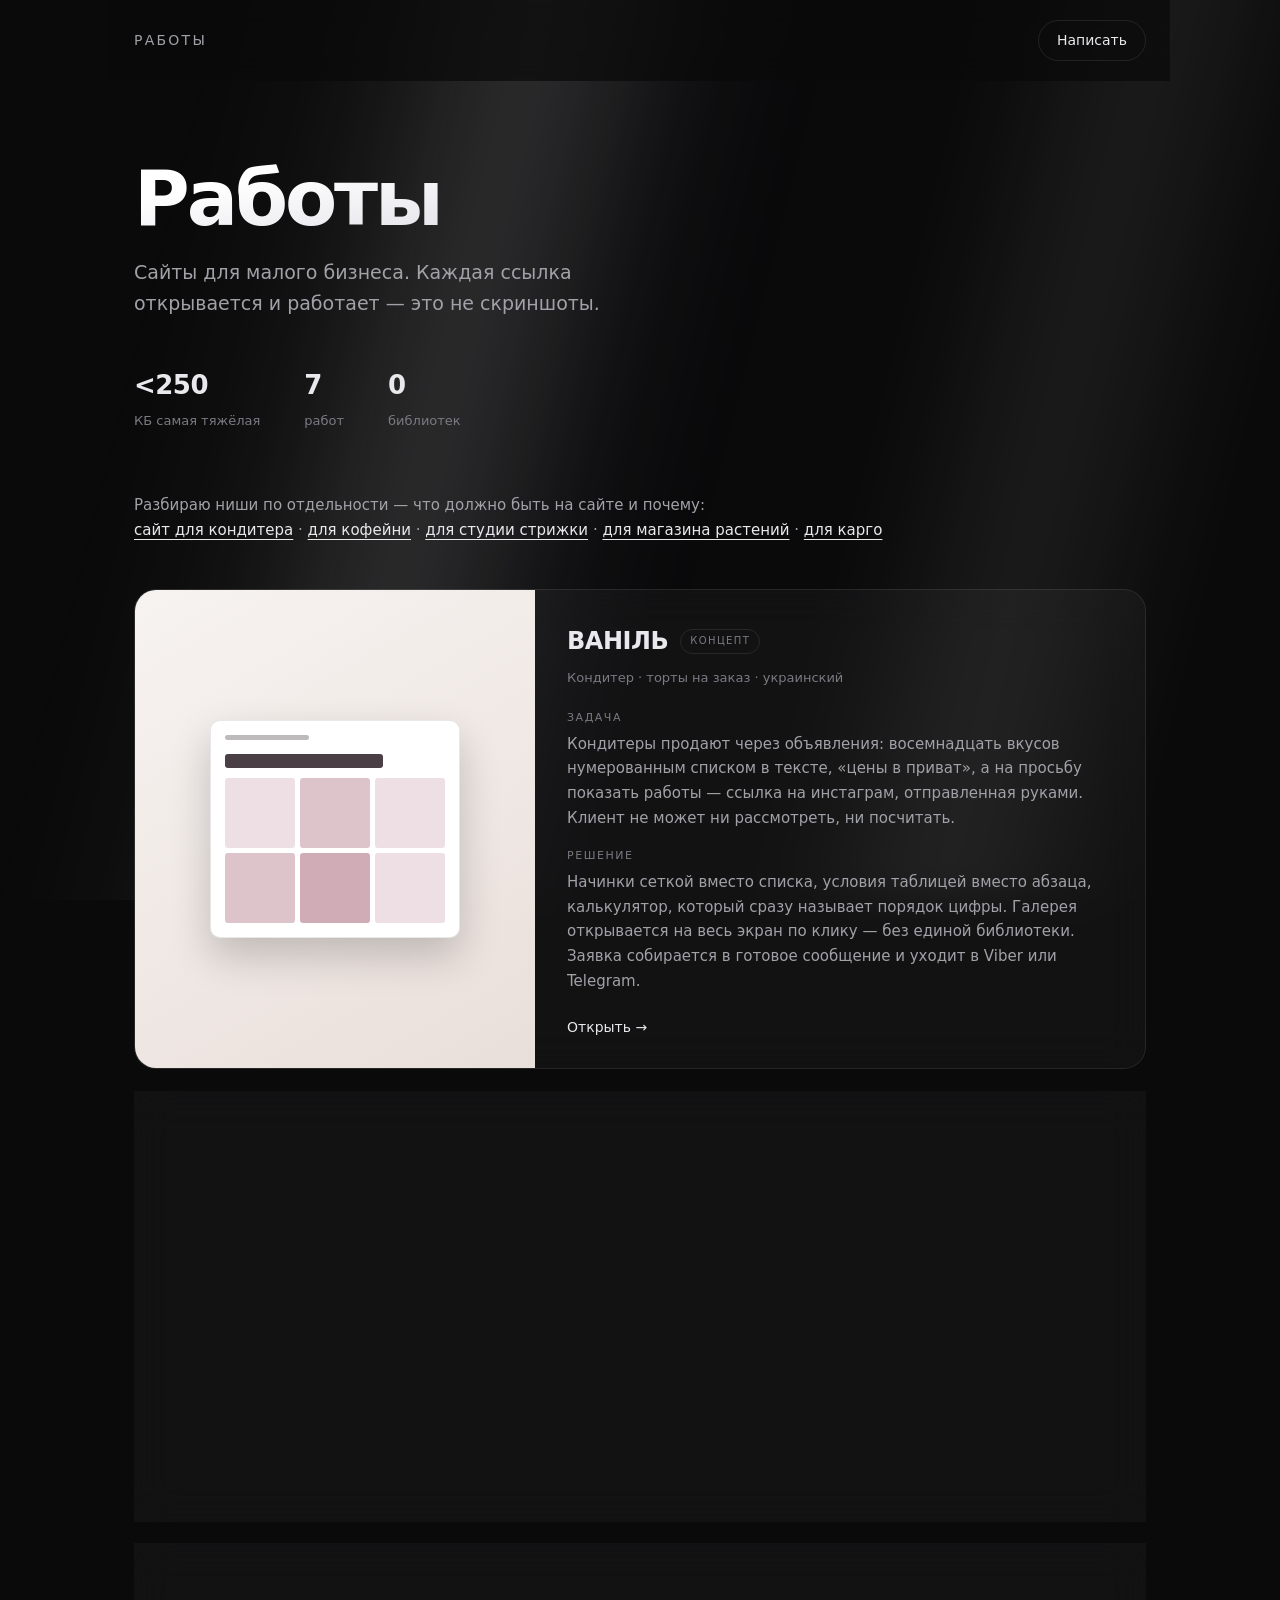
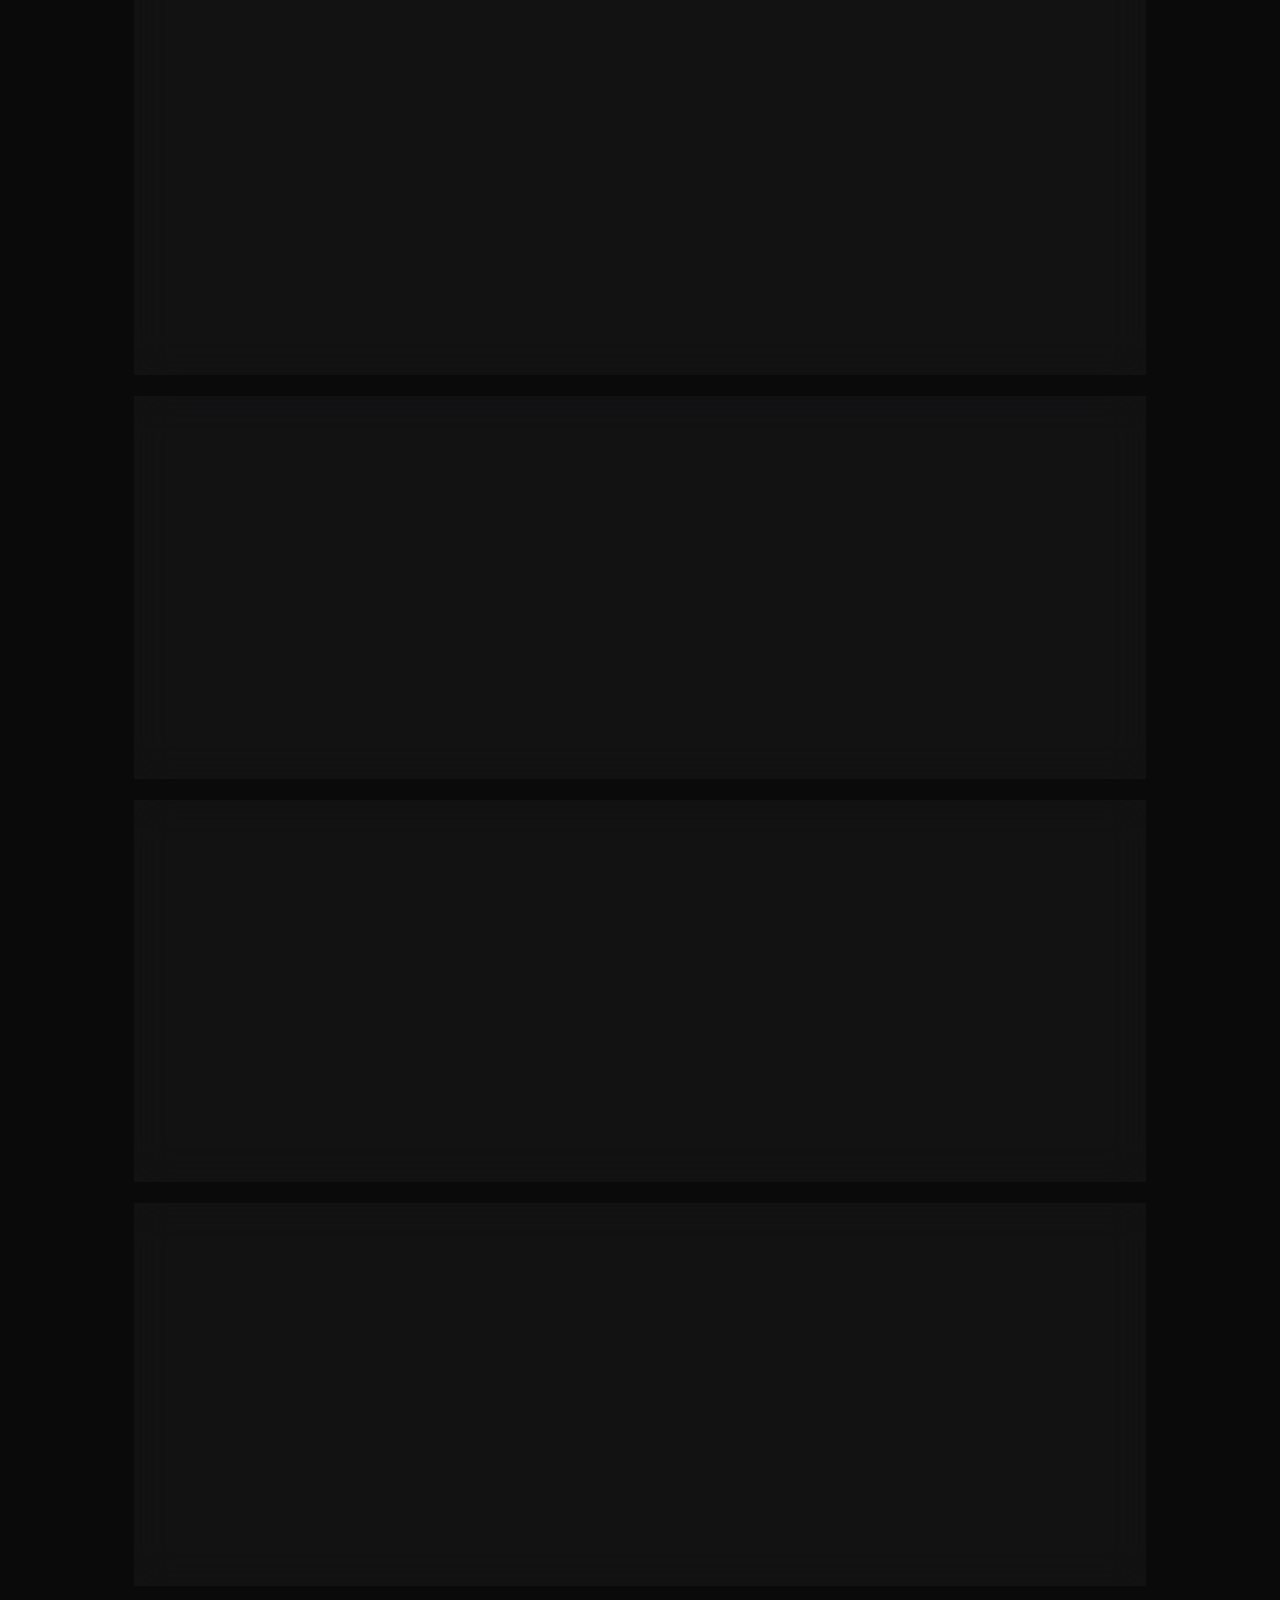
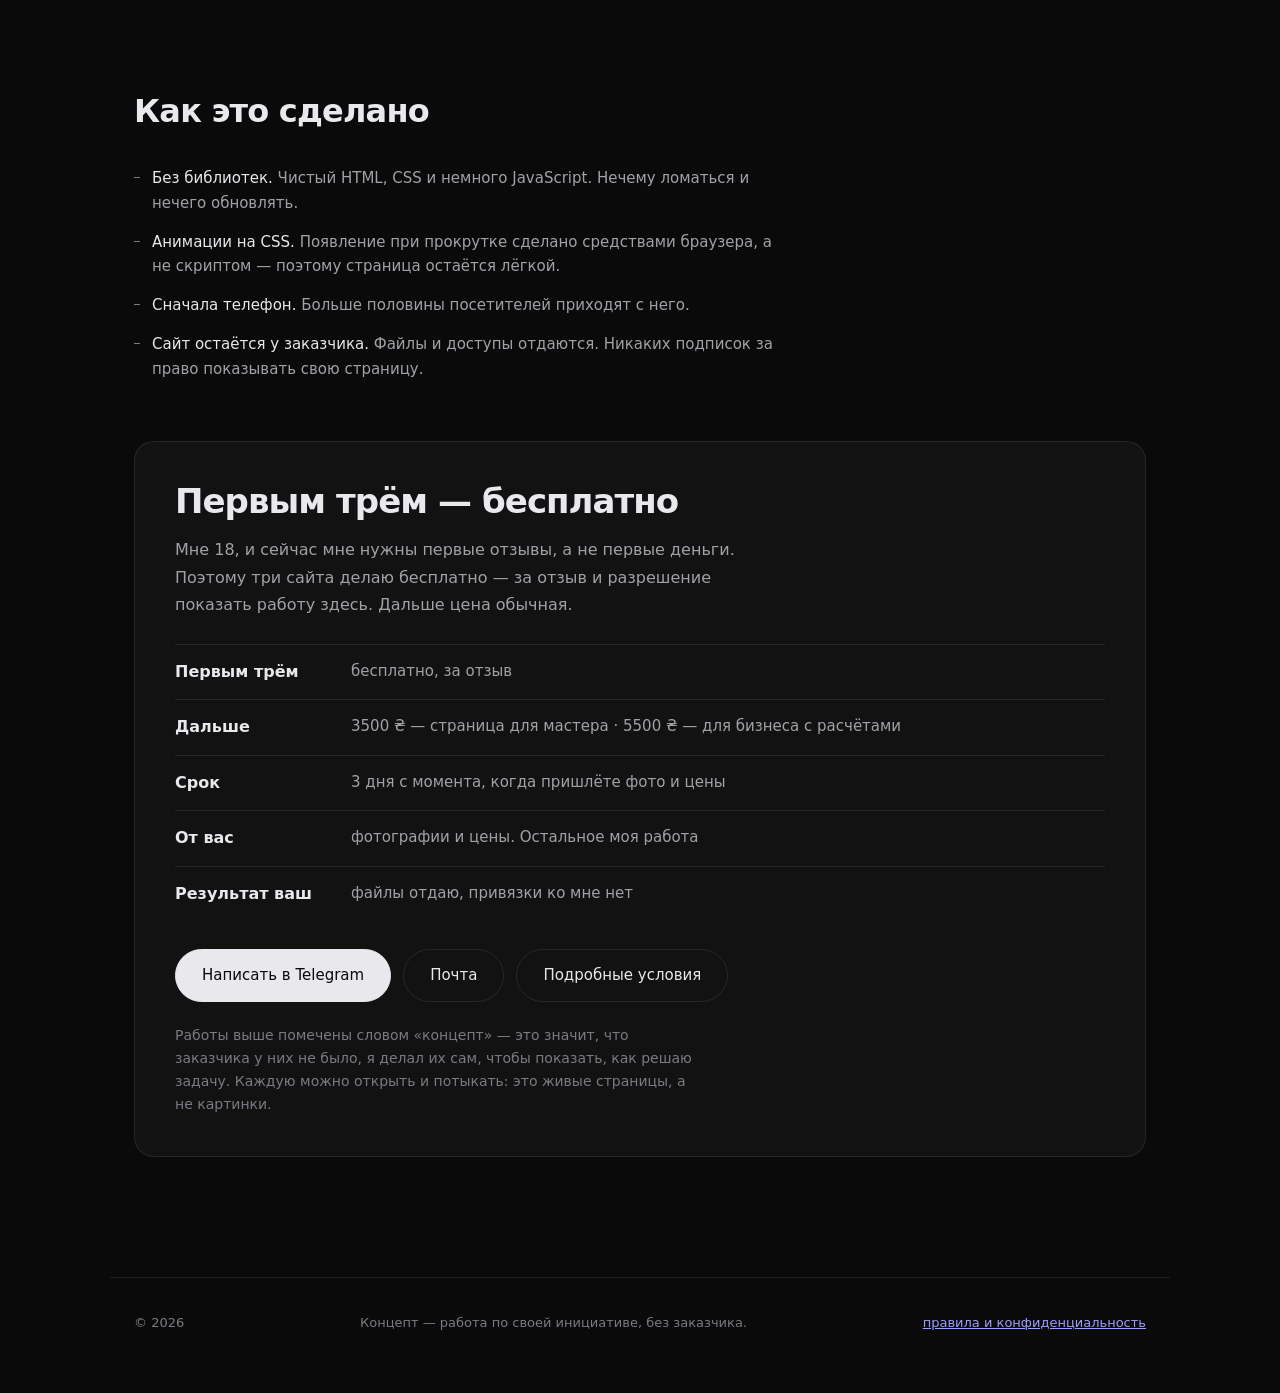
<file: index.html>
<!doctype html>
<html lang="ru">
<head>
<meta charset="utf-8">
<meta name="viewport" content="width=device-width, initial-scale=1">
<title>Работы — сайты для малого бизнеса | KERN</title>
<meta name="description" content="Портфолио: сайты для малого бизнеса. Каждая работа открывается и работает — не скриншот.">
<meta name="theme-color" content="#0A0A0B">
<meta property="og:title" content="Работы">
<meta property="og:description" content="Сайты для малого бизнеса. Живые ссылки, а не картинки.">
<meta property="og:type" content="website">
<link rel="icon" href="data:image/svg+xml,<svg xmlns='http://www.w3.org/2000/svg' viewBox='0 0 32 32'><rect width='32' height='32' rx='8' fill='%230A0A0B'/><circle cx='16' cy='16' r='5' fill='none' stroke='%23E8E8ED' stroke-width='2'/></svg>">
<link rel="stylesheet" href="styles.css">
  <link rel="canonical" href="https://works-32x.pages.dev/">
  <meta property="og:url" content="https://works-32x.pages.dev/">
  <meta property="og:image" content="https://works-32x.pages.dev/og.jpg">
  <meta property="og:image:width" content="1200">
  <meta property="og:image:height" content="630">
  <meta name="twitter:card" content="summary_large_image">
</head>
<body>

<div class="ambient" aria-hidden="true"><span class="sheen"></span></div>

<header class="nav">
  <span class="nav__logo">Работы</span>
  <a class="nav__cta" href="#offer">Написать</a>
</header>

<main>

  <section class="intro">
    <h1 class="reveal">Работы</h1>
    <p class="intro__sub reveal">
      Сайты для малого бизнеса. Каждая ссылка открывается
      и работает — это не скриншоты.
    </p>
    <div class="facts reveal">
      <div><b>&lt;250</b><span>КБ самая тяжёлая</span></div>
      <div><b>7</b><span>работ</span></div>
      <div><b>0</b><span>библиотек</span></div>
    </div>
  </section>

  <p class="pitch">Разбираю ниши по отдельности — что должно быть на сайте и почему:<br>
    <a href="dlya-konditera/">сайт для кондитера</a> ·
    <a href="dlya-kofeyni/">для кофейни</a> ·
    <a href="dlya-studii/">для студии стрижки</a> ·
    <a href="dlya-magazina-rasteniy/">для магазина растений</a> ·
    <a href="dlya-cargo/">для карго</a>
  </p>

  <section class="works">

    <article class="work reveal">
      <a class="work__link" href="vanil/">
        <div class="work__vis work__vis--vanil" aria-hidden="true">
          <span class="mini mini--porcelain">
            <i class="mini__bar"></i><i class="mini__h"></i>
            <span class="mini__grid">
              <i></i><i></i><i></i><i></i><i></i><i></i>
            </span>
          </span>
        </div>
        <div class="work__body">
          <div class="work__head">
            <h2>ВАНІЛЬ</h2>
            <span class="tag">концепт</span>
          </div>
          <p class="work__kind">Кондитер · торты на заказ · украинский</p>
          <dl class="work__meta">
            <dt>Задача</dt>
            <dd>Кондитеры продают через объявления: восемнадцать вкусов нумерованным списком в тексте, «цены в приват», а на просьбу показать работы — ссылка на инстаграм, отправленная руками. Клиент не может ни рассмотреть, ни посчитать.</dd>
            <dt>Решение</dt>
            <dd>Начинки сеткой вместо списка, условия таблицей вместо абзаца, калькулятор, который сразу называет порядок цифры. Галерея открывается на весь экран по клику — без единой библиотеки. Заявка собирается в готовое сообщение и уходит в Viber или Telegram.</dd>
          </dl>
          <span class="work__go">Открыть →</span>
        </div>
      </a>
    </article>

    <article class="work reveal">
      <a class="work__link" href="strata/">
        <div class="work__vis work__vis--strata" aria-hidden="true">
          <span class="mini mini--night">
            <i class="mini__bar"></i><i class="mini__h"></i>
            <i class="mini__lay" style="--w:88%"></i><i class="mini__lay" style="--w:88%;opacity:.7"></i>
            <i class="mini__lay" style="--w:88%;opacity:.5"></i><i class="mini__lay" style="--w:88%;opacity:.35"></i>
          </span>
        </div>
        <div class="work__body">
          <div class="work__head">
            <h2>STRATA</h2>
            <span class="tag">концепт</span>
          </div>
          <p class="work__kind">Премиальный матрас · флагманская работа</p>
          <dl class="work__meta">
            <dt>Задача</dt>
            <dd>Матрас за €1 890 продаётся вслепую: покупатель платит за запечатанный прямоугольник и надеется. Дороже конкурентов вдвое — значит нужно доказать, за что.</dd>
            <dt>Решение</dt>
            <dd>Разрез, который разъезжается по прокрутке: шесть слоёв, каждый подписан и измерен. Всё на векторе и CSS-таймлайнах — ни одной библиотеки, ни одного рендера. Плюс конфигуратор размера и жёсткости, который сразу считает цену.</dd>
          </dl>
          <span class="work__go">Открыть →</span>
        </div>
      </a>
    </article>

    <article class="work reveal">
      <a class="work__link" href="cargo/">
        <div class="work__vis work__vis--cargo" aria-hidden="true">
          <span class="mini mini--steel">
            <i class="mini__bar"></i><i class="mini__h"></i>
            <i class="mini__box"></i>
          </span>
        </div>
        <div class="work__body">
          <div class="work__head">
            <h2>Меридиан</h2>
            <span class="tag">концепт</span>
          </div>
          <p class="work__kind">Карго из Китая · логистика</p>
          <dl class="work__meta">
            <dt>Задача</dt>
            <dd>Люди боятся переводить деньги за груз, которого не видели. Плюс не понимают, чем авиа отличается от железной дороги и сколько это стоит на их вес.</dd>
            <dt>Решение</dt>
            <dd>Контейнер в настоящем 3D на CSS-трансформациях — поворачивается по прокрутке, без библиотек и рендеров. Маршрут из шести шагов, упаковка, собирающаяся слоями, и калькулятор, который честно говорит, когда выбранный способ невыгоден.</dd>
          </dl>
          <span class="work__go">Открыть →</span>
        </div>
      </a>
    </article>

    <article class="work reveal">
      <a class="work__link" href="kofe/">
        <div class="work__vis work__vis--kofe" aria-hidden="true">
          <span class="mini mini--light">
            <i class="mini__bar"></i><i class="mini__h"></i><i class="mini__t"></i><i class="mini__t mini__t--s"></i>
            <i class="mini__cup"></i>
          </span>
        </div>
        <div class="work__body">
          <div class="work__head">
            <h2>Зерно</h2>
            <span class="tag">концепт</span>
          </div>
          <p class="work__kind">Кофейня · локальное заведение</p>
          <dl class="work__meta">
            <dt>Задача</dt>
            <dd>Человек стоит на улице с телефоном. Ему нужно знать: открыто ли, где это, что в меню.</dd>
            <dt>Решение</dt>
            <dd>Индикатор «открыто сейчас», который считает по реальному времени и расписанию. Меню с ценами на первом же экране прокрутки.</dd>
          </dl>
          <span class="work__go">Открыть →</span>
        </div>
      </a>
    </article>

    <article class="work reveal">
      <a class="work__link" href="studio/">
        <div class="work__vis work__vis--studio" aria-hidden="true">
          <span class="mini mini--dark">
            <i class="mini__bar"></i><i class="mini__h"></i>
            <i class="mini__chip"></i><i class="mini__chip"></i><i class="mini__chip mini__chip--on"></i>
            <i class="mini__chip"></i><i class="mini__chip mini__chip--on"></i><i class="mini__chip"></i>
            <i class="mini__btn"></i>
          </span>
        </div>
        <div class="work__body">
          <div class="work__head">
            <h2>Контур</h2>
            <span class="tag">концепт</span>
          </div>
          <p class="work__kind">Студия стрижки · услуги по записи</p>
          <dl class="work__meta">
            <dt>Задача</dt>
            <dd>Маленькой студии не нужна система бронирования за деньги — но и терять заявки из-за пропущенных звонков нельзя.</dd>
            <dt>Решение</dt>
            <dd>Запись в три касания без базы и сервера: выбор собирается в готовое сообщение и открывает WhatsApp владельца. Заявка приходит туда, где он и так сидит весь день.</dd>
          </dl>
          <span class="work__go">Открыть →</span>
        </div>
      </a>
    </article>

    <article class="work reveal">
      <a class="work__link" href="zelen/">
        <div class="work__vis work__vis--zelen" aria-hidden="true">
          <span class="mini mini--light">
            <i class="mini__bar"></i><i class="mini__h"></i><i class="mini__t"></i><i class="mini__t mini__t--s"></i>
            <i class="mini__leaf"></i>
          </span>
        </div>
        <div class="work__body">
          <div class="work__head">
            <h2>Лист</h2>
            <span class="tag">концепт</span>
          </div>
          <p class="work__kind">Магазин растений · лендинг товара</p>
          <dl class="work__meta">
            <dt>Задача</dt>
            <dd>Инста-магазину нужна страница, где видно ассортимент с ценами и можно заказать, не переписываясь по каждой мелочи.</dd>
            <dt>Решение</dt>
            <dd>Крупная типографика поверх товара и каталог с ценами. Заказ собирается в готовое сообщение — как в «Контуре», но короче: товар и день.</dd>
          </dl>
          <span class="work__go">Открыть →</span>
        </div>
      </a>
    </article>

  </section>

  <section class="how reveal">
    <h2>Как это сделано</h2>
    <ul class="how__list">
      <li><b>Без библиотек.</b> Чистый HTML, CSS и немного JavaScript. Нечему ломаться и нечего обновлять.</li>
      <li><b>Анимации на CSS.</b> Появление при прокрутке сделано средствами браузера, а не скриптом — поэтому страница остаётся лёгкой.</li>
      <li><b>Сначала телефон.</b> Больше половины посетителей приходят с него.</li>
      <li><b>Сайт остаётся у заказчика.</b> Файлы и доступы отдаются. Никаких подписок за право показывать свою страницу.</li>
    </ul>
  </section>

  <section class="offer reveal" id="offer">
    <div class="offer__box">
      <h2>Первым трём — бесплатно</h2>
      <p class="offer__lead">Мне 18, и сейчас мне нужны первые отзывы, а не первые деньги. Поэтому три сайта делаю бесплатно — за отзыв и разрешение показать работу здесь. Дальше цена обычная.</p>

      <div class="offer__rows">
        <div><b>Первым трём</b><span>бесплатно, за отзыв</span></div>
        <div><b>Дальше</b><span>3500 ₴ — страница для мастера · 5500 ₴ — для бизнеса с расчётами</span></div>
        <div><b>Срок</b><span>3 дня с момента, когда пришлёте фото и цены</span></div>
        <div><b>От вас</b><span>фотографии и цены. Остальное моя работа</span></div>
        <div><b>Результат ваш</b><span>файлы отдаю, привязки ко мне нет</span></div>
      </div>

      <div class="offer__act">
        <a class="is-main" href="https://t.me/go2m_rix" target="_blank" rel="noopener">Написать в Telegram</a>
        <a href="mailto:abhudrahamen2@gmail.com?subject=Сайт">Почта</a>
        <a href="/pravila/">Подробные условия</a>
      </div>

      <p class="offer__why">Работы выше помечены словом «концепт» — это значит, что заказчика у них не было, я делал их сам, чтобы показать, как решаю задачу. Каждую можно открыть и потыкать: это живые страницы, а не картинки.</p>
    </div>
  </section>

</main>

<footer class="footer">
  <span>© 2026</span>
  <span class="footer__note">Концепт — работа по своей инициативе, без заказчика.</span>
  <span><a href="/pravila/">правила и конфиденциальность</a></span>
</footer>

<script src="script.js"></script>
</body>
</html>
</file>
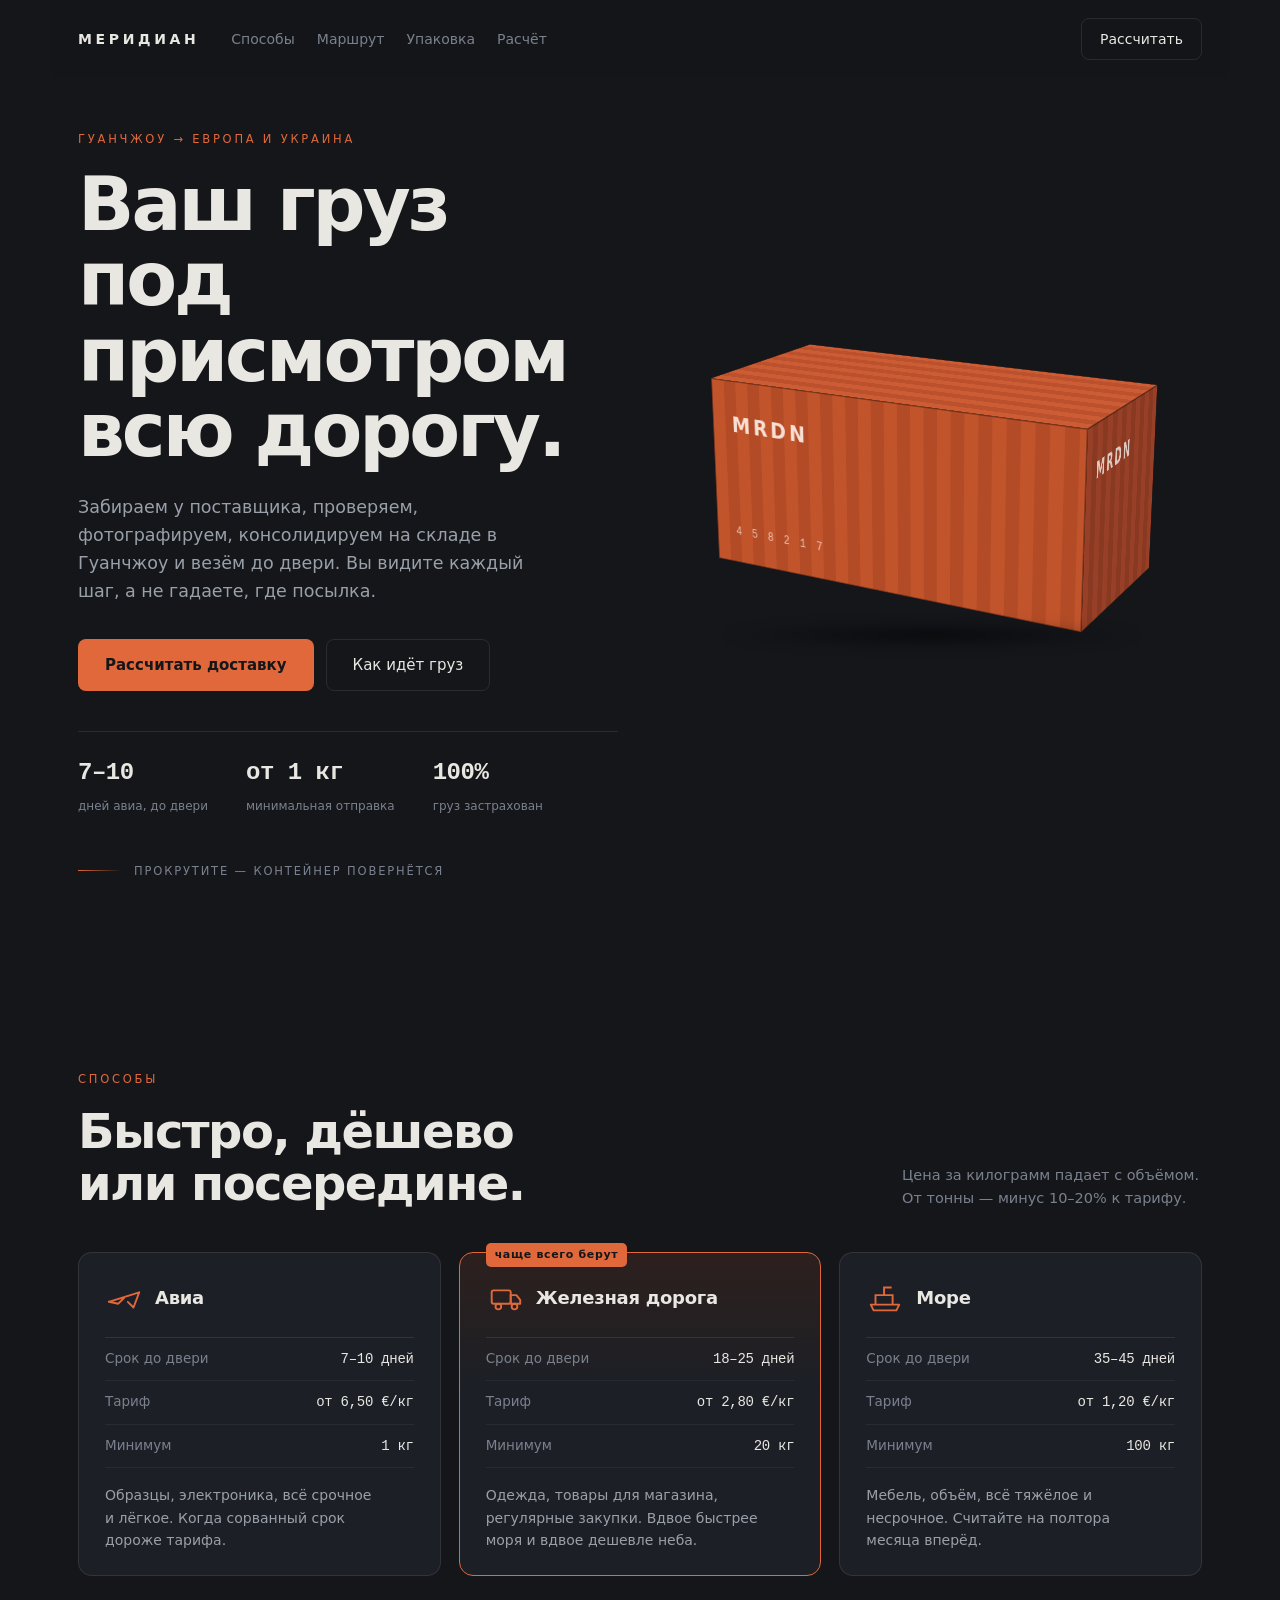
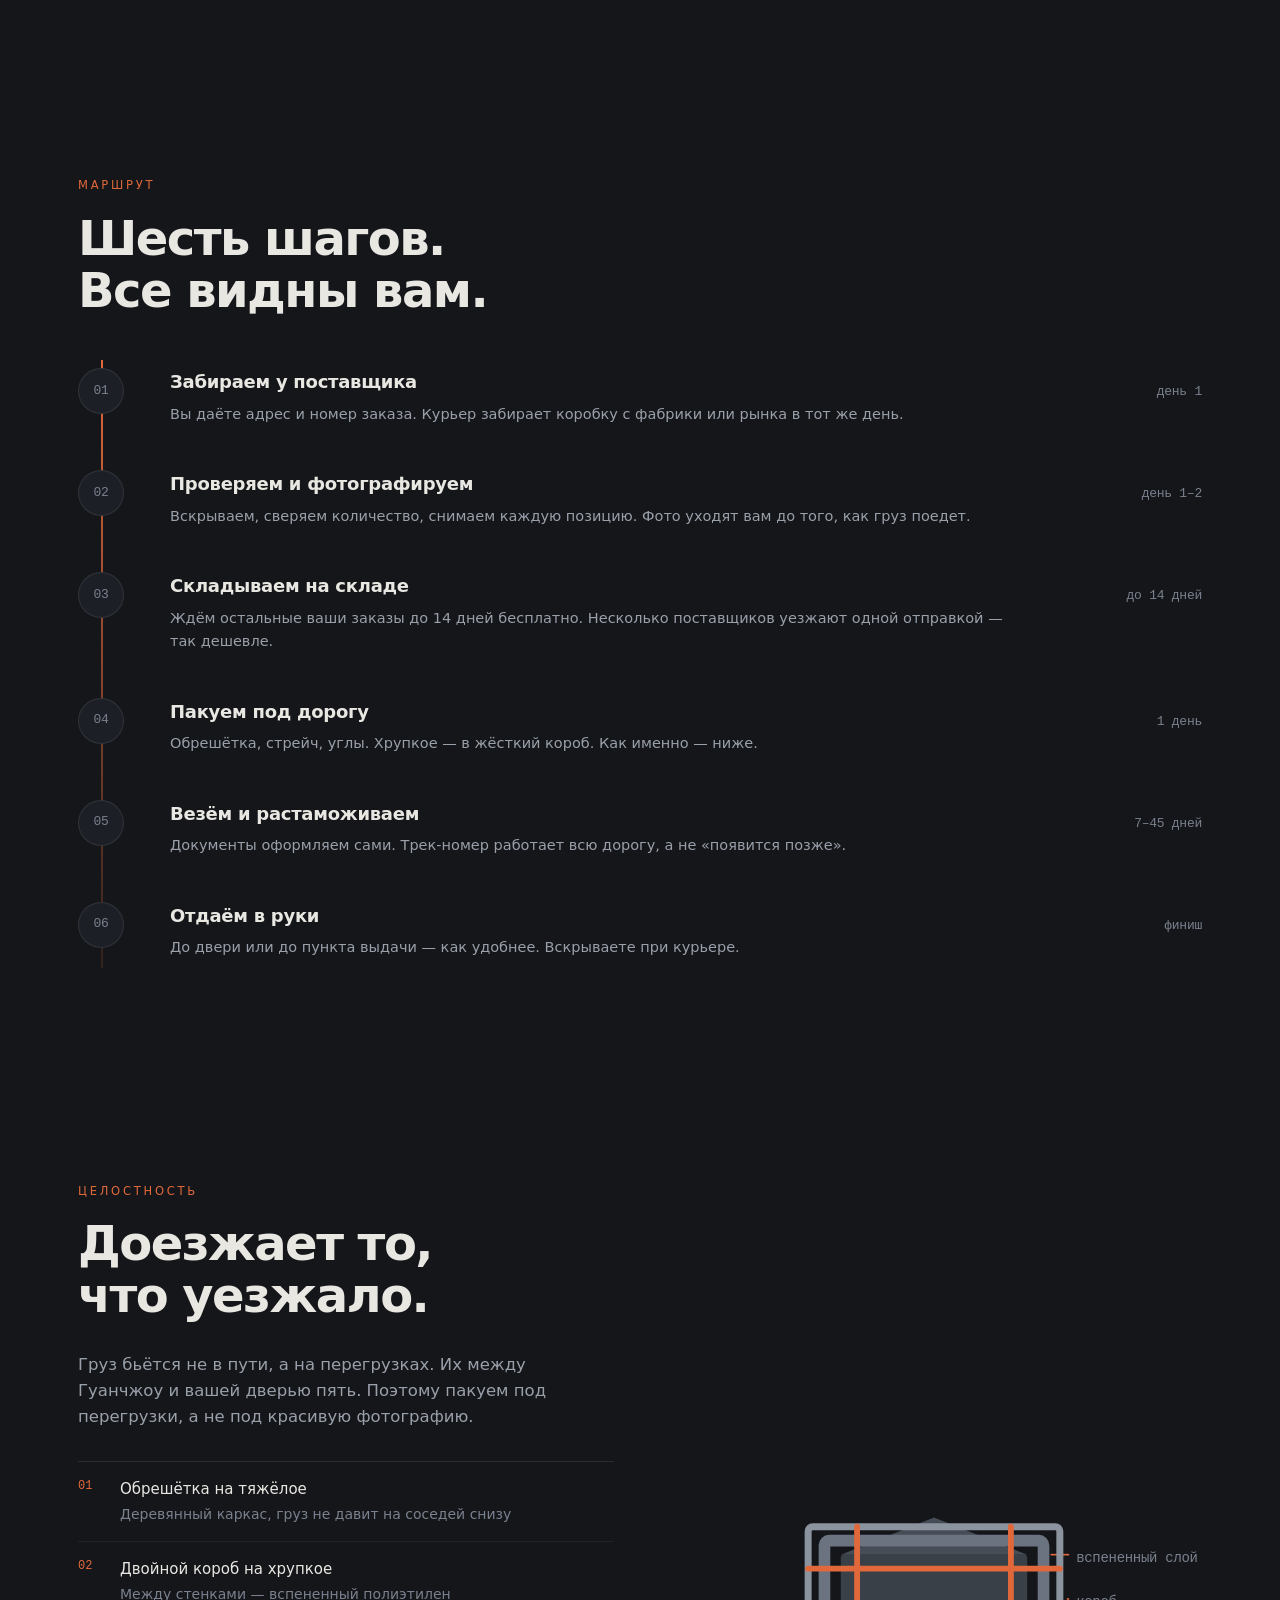
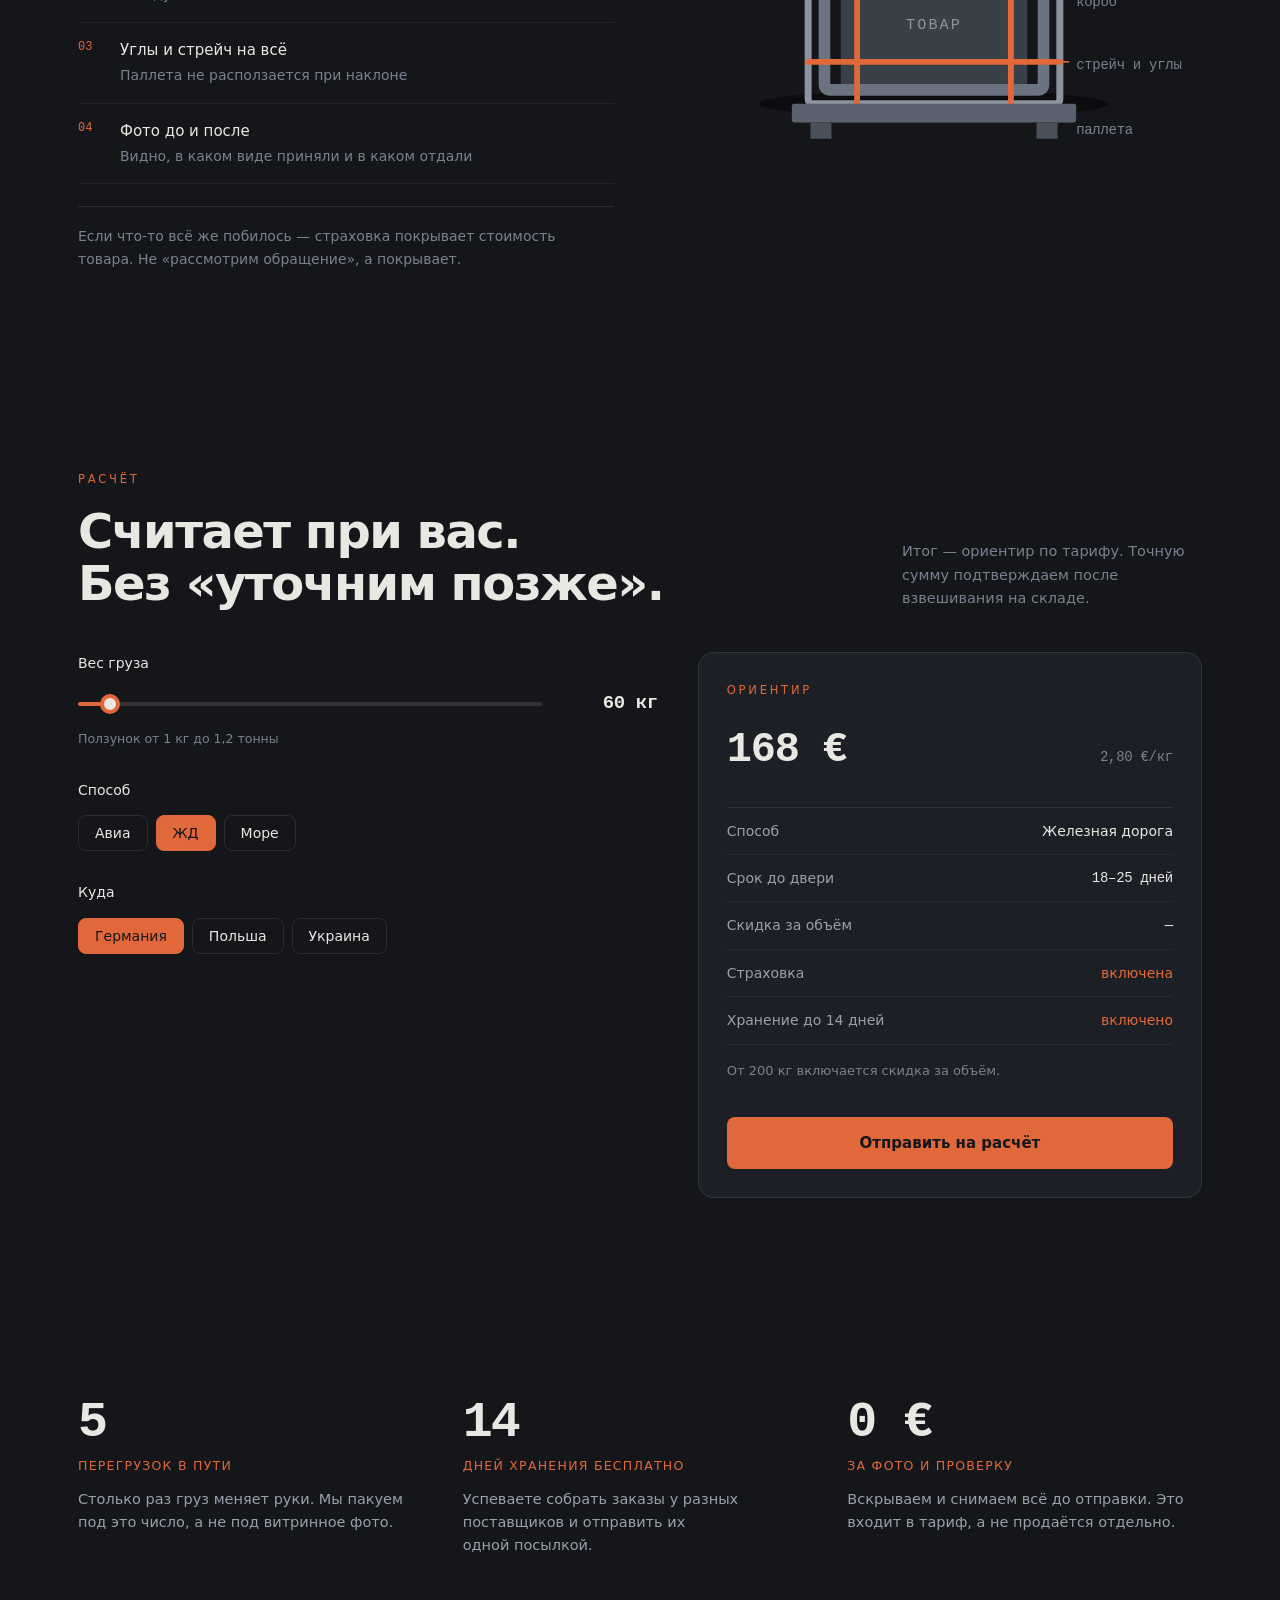
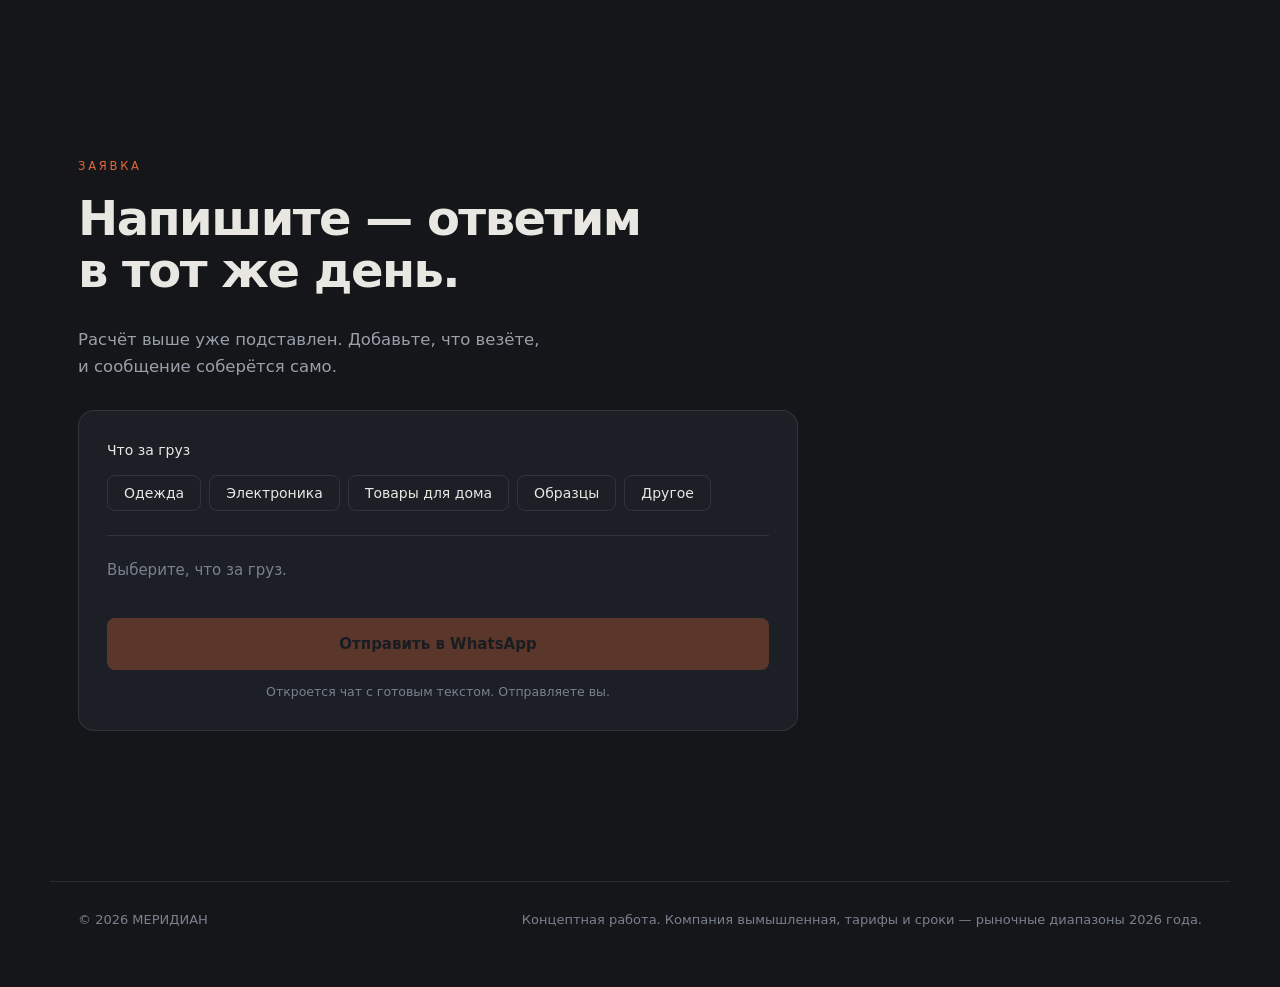
<file: cargo/index.html>
<!doctype html>
<html lang="ru">
<head>
<meta charset="utf-8">
<meta name="viewport" content="width=device-width, initial-scale=1">
<title>МЕРИДИАН — карго из Китая в Европу и Украину</title>
<meta name="description" content="Забираем товар у поставщика в Гуанчжоу, консолидируем на складе, довозим до двери. Авиа 7–10 дней, ЖД 18–25. Фото груза перед отправкой, страховка включена.">
<meta name="theme-color" content="#14161A">
<meta property="og:title" content="МЕРИДИАН — карго из Китая">
<meta property="og:description" content="От поставщика до двери. Авиа 7–10 дней, ЖД 18–25.">
<meta property="og:type" content="website">
<link rel="icon" href="data:image/svg+xml,<svg xmlns='http://www.w3.org/2000/svg' viewBox='0 0 32 32'><rect width='32' height='32' rx='8' fill='%2314161A'/><g stroke='%23E1683A' stroke-width='2.4' fill='none'><path d='M7 12h18M7 16h18M7 20h18'/></g></svg>">
<link rel="stylesheet" href="styles.css">
  <link rel="canonical" href="https://works-32x.pages.dev/cargo/">
  <meta property="og:url" content="https://works-32x.pages.dev/cargo/">
  <meta property="og:image" content="https://works-32x.pages.dev/cargo/og.jpg">
  <meta property="og:image:width" content="1200">
  <meta property="og:image:height" content="630">
  <meta name="twitter:card" content="summary_large_image">
</head>
<body>

<header class="nav">
  <a href="#top" class="nav__logo">МЕРИДИАН</a>
  <nav class="nav__menu">
    <a href="#ways">Способы</a>
    <a href="#route">Маршрут</a>
    <a href="#care">Упаковка</a>
    <a href="#calc">Расчёт</a>
  </nav>
  <a href="#order" class="nav__cta">Рассчитать</a>
</header>

<main id="top">

  <!-- ══ ПЕРВЫЙ ЭКРАН · настоящий CSS-3D контейнер ══ -->
  <section class="hero">
    <div class="hero__col">
      <p class="eyebrow settle" data-words>Гуанчжоу → Европа и Украина</p>
      <h1 class="settle" data-words>Ваш груз<br>под присмотром<br>всю дорогу.</h1>
      <p class="hero__sub">Забираем у поставщика, проверяем, фотографируем, консолидируем на складе в Гуанчжоу и везём до двери. Вы видите каждый шаг, а не гадаете, где посылка.</p>
      <div class="hero__cta">
        <a href="#calc" class="btn btn--solid">Рассчитать доставку</a>
        <a href="#route" class="btn">Как идёт груз</a>
      </div>
      <div class="facts">
        <div><b class="mono">7–10</b><span>дней авиа, до двери</span></div>
        <div><b class="mono">от 1 кг</b><span>минимальная отправка</span></div>
        <div><b class="mono">100%</b><span>груз застрахован</span></div>
      </div>
    </div>

    <!-- Шесть настоящих граней в 3D-пространстве, а не рисунок -->
    <div class="scene" id="scene" aria-hidden="true">
      <div class="box" id="box">
        <div class="face face--front">
          <span class="face__mark">MRDN</span>
          <span class="face__code mono">4 5 8 2 1 7</span>
        </div>
        <div class="face face--back"></div>
        <div class="face face--left"></div>
        <div class="face face--right"><span class="face__mark">MRDN</span></div>
        <div class="face face--top"></div>
        <div class="face face--bottom"></div>
      </div>
      <div class="scene__shadow"></div>
    </div>

    <p class="cue"><span></span>Прокрутите — контейнер повернётся</p>
  </section>

  <!-- ══ ТРИ СПОСОБА ══ -->
  <section class="sec" id="ways">
    <div class="sec__head">
      <div>
        <p class="eyebrow">Способы</p>
        <h2 class="settle-s" data-words>Быстро, дёшево<br>или посередине.</h2>
      </div>
      <p class="sec__note">Цена за килограмм падает с объёмом. От тонны — минус 10–20% к тарифу.</p>
    </div>

    <div class="ways">
      <article class="way">
        <div class="way__top">
          <span class="way__ico" aria-hidden="true">
            <svg viewBox="0 0 40 40"><path d="M4 24 L36 14 M4 24 L14 26 L20 20 M36 14 L30 30 L24 24" stroke="currentColor" stroke-width="2" fill="none" stroke-linejoin="round" stroke-linecap="round"/></svg>
          </span>
          <h3>Авиа</h3>
        </div>
        <dl class="way__facts">
          <div><dt>Срок до двери</dt><dd class="mono">7–10 дней</dd></div>
          <div><dt>Тариф</dt><dd class="mono">от 6,50 €/кг</dd></div>
          <div><dt>Минимум</dt><dd class="mono">1 кг</dd></div>
        </dl>
        <p class="way__for">Образцы, электроника, всё срочное и лёгкое. Когда сорванный срок дороже тарифа.</p>
      </article>

      <article class="way way--best">
        <span class="way__flag">чаще всего берут</span>
        <div class="way__top">
          <span class="way__ico" aria-hidden="true">
            <svg viewBox="0 0 40 40"><rect x="6" y="12" width="20" height="14" rx="2" stroke="currentColor" stroke-width="2" fill="none"/><path d="M26 17 h6 l4 5 v4 h-10z" stroke="currentColor" stroke-width="2" fill="none" stroke-linejoin="round"/><circle cx="13" cy="29" r="3" stroke="currentColor" stroke-width="2" fill="none"/><circle cx="30" cy="29" r="3" stroke="currentColor" stroke-width="2" fill="none"/></svg>
          </span>
          <h3>Железная дорога</h3>
        </div>
        <dl class="way__facts">
          <div><dt>Срок до двери</dt><dd class="mono">18–25 дней</dd></div>
          <div><dt>Тариф</dt><dd class="mono">от 2,80 €/кг</dd></div>
          <div><dt>Минимум</dt><dd class="mono">20 кг</dd></div>
        </dl>
        <p class="way__for">Одежда, товары для магазина, регулярные закупки. Вдвое быстрее моря и вдвое дешевле неба.</p>
      </article>

      <article class="way">
        <div class="way__top">
          <span class="way__ico" aria-hidden="true">
            <svg viewBox="0 0 40 40"><path d="M5 27 h30 l-3 6 H8z" stroke="currentColor" stroke-width="2" fill="none" stroke-linejoin="round"/><path d="M10 27 V17 h18 v10" stroke="currentColor" stroke-width="2" fill="none"/><path d="M19 17 V9 h8" stroke="currentColor" stroke-width="2" fill="none"/></svg>
          </span>
          <h3>Море</h3>
        </div>
        <dl class="way__facts">
          <div><dt>Срок до двери</dt><dd class="mono">35–45 дней</dd></div>
          <div><dt>Тариф</dt><dd class="mono">от 1,20 €/кг</dd></div>
          <div><dt>Минимум</dt><dd class="mono">100 кг</dd></div>
        </dl>
        <p class="way__for">Мебель, объём, всё тяжёлое и несрочное. Считайте на полтора месяца вперёд.</p>
      </article>
    </div>
  </section>

  <!-- ══ МАРШРУТ · шаги подсвечиваются по прокрутке ══ -->
  <section class="sec" id="route">
    <p class="eyebrow">Маршрут</p>
    <h2 class="settle-s" data-words>Шесть шагов.<br>Все видны вам.</h2>

    <ol class="route">
      <li class="step" style="--s:0">
        <span class="step__n mono">01</span>
        <div class="step__body">
          <h3>Забираем у поставщика</h3>
          <p>Вы даёте адрес и номер заказа. Курьер забирает коробку с фабрики или рынка в тот же день.</p>
        </div>
        <span class="step__d mono">день 1</span>
      </li>
      <li class="step" style="--s:1">
        <span class="step__n mono">02</span>
        <div class="step__body">
          <h3>Проверяем и фотографируем</h3>
          <p>Вскрываем, сверяем количество, снимаем каждую позицию. Фото уходят вам до того, как груз поедет.</p>
        </div>
        <span class="step__d mono">день 1–2</span>
      </li>
      <li class="step" style="--s:2">
        <span class="step__n mono">03</span>
        <div class="step__body">
          <h3>Складываем на складе</h3>
          <p>Ждём остальные ваши заказы до 14 дней бесплатно. Несколько поставщиков уезжают одной отправкой — так дешевле.</p>
        </div>
        <span class="step__d mono">до 14 дней</span>
      </li>
      <li class="step" style="--s:3">
        <span class="step__n mono">04</span>
        <div class="step__body">
          <h3>Пакуем под дорогу</h3>
          <p>Обрешётка, стрейч, углы. Хрупкое — в жёсткий короб. Как именно — ниже.</p>
        </div>
        <span class="step__d mono">1 день</span>
      </li>
      <li class="step" style="--s:4">
        <span class="step__n mono">05</span>
        <div class="step__body">
          <h3>Везём и растаможиваем</h3>
          <p>Документы оформляем сами. Трек-номер работает всю дорогу, а не «появится позже».</p>
        </div>
        <span class="step__d mono">7–45 дней</span>
      </li>
      <li class="step" style="--s:5">
        <span class="step__n mono">06</span>
        <div class="step__body">
          <h3>Отдаём в руки</h3>
          <p>До двери или до пункта выдачи — как удобнее. Вскрываете при курьере.</p>
        </div>
        <span class="step__d mono">финиш</span>
      </li>
    </ol>
  </section>

  <!-- ══ ЦЕЛОСТНОСТЬ ГРУЗА ══ -->
  <section class="sec sec--split" id="care">
    <div>
      <p class="eyebrow">Целостность</p>
      <h2 class="settle-s" data-words>Доезжает то,<br>что уезжало.</h2>
      <p class="lead">Груз бьётся не в пути, а на перегрузках. Их между Гуанчжоу и вашей дверью пять. Поэтому пакуем под перегрузки, а не под красивую фотографию.</p>
      <dl class="rows">
        <div><dt>01</dt><dd><b>Обрешётка на тяжёлое</b><span>Деревянный каркас, груз не давит на соседей снизу</span></dd></div>
        <div><dt>02</dt><dd><b>Двойной короб на хрупкое</b><span>Между стенками — вспененный полиэтилен</span></dd></div>
        <div><dt>03</dt><dd><b>Углы и стрейч на всё</b><span>Паллета не расползается при наклоне</span></dd></div>
        <div><dt>04</dt><dd><b>Фото до и после</b><span>Видно, в каком виде приняли и в каком отдали</span></dd></div>
      </dl>
      <p class="note">Если что-то всё же побилось — страховка покрывает стоимость товара. Не «рассмотрим обращение», а покрывает.</p>
    </div>

    <!-- Упаковка собирается слой за слоем по прокрутке -->
    <div class="pack">
      <svg role="img" viewBox="0 0 460 400" aria-label="Как собирается упаковка">
        <ellipse cx="230" cy="356" rx="150" ry="12" fill="#000" opacity=".45"/>
        <g class="pk" style="--p:0">
          <rect x="150" y="228" width="160" height="112" rx="3" fill="#3A4048"/>
          <path d="M150 228 L230 196 L310 228" fill="#464D57"/>
          <text class="pk__t mono" x="230" y="292">ТОВАР</text>
        </g>
        <g class="pk" style="--p:1">
          <rect x="136" y="216" width="188" height="128" rx="4" fill="none" stroke="#6B7280" stroke-width="10"/>
          <text class="pk__l mono" x="352" y="234">вспененный слой</text>
          <path d="M330 228 H346" stroke="var(--acc)" stroke-width="1.4"/>
        </g>
        <g class="pk" style="--p:2">
          <rect x="122" y="204" width="216" height="152" rx="4" fill="none" stroke="#8B939E" stroke-width="6"/>
          <text class="pk__l mono" x="352" y="272">короб</text>
          <path d="M344 266 H346" stroke="var(--acc)" stroke-width="1.4"/>
        </g>
        <g class="pk" style="--p:3">
          <g stroke="var(--acc)" stroke-width="5" fill="none" stroke-linecap="round">
            <path d="M122 240 H338"/><path d="M122 320 H338"/>
            <path d="M164 204 V356"/><path d="M296 204 V356"/>
          </g>
          <text class="pk__l mono" x="352" y="326">стрейч и углы</text>
          <path d="M340 320 H346" stroke="var(--acc)" stroke-width="1.4"/>
        </g>
        <g class="pk" style="--p:4">
          <rect x="108" y="356" width="244" height="16" rx="2" fill="#5A6270"/>
          <rect x="124" y="372" width="18" height="14" fill="#4A505C"/>
          <rect x="318" y="372" width="18" height="14" fill="#4A505C"/>
          <text class="pk__l mono" x="352" y="382">паллета</text>
        </g>
      </svg>
    </div>
  </section>

  <!-- ══ КАЛЬКУЛЯТОР ══ -->
  <section class="sec" id="calc">
    <div class="sec__head">
      <div>
        <p class="eyebrow">Расчёт</p>
        <h2 class="settle-s" data-words>Считает при вас.<br>Без «уточним позже».</h2>
      </div>
      <p class="sec__note">Итог — ориентир по тарифу. Точную сумму подтверждаем после взвешивания на складе.</p>
    </div>

    <div class="calc">
      <div class="calc__form">
        <div class="field">
          <label for="w">Вес груза</label>
          <div class="field__row">
            <input id="w" type="range" min="1" max="1200" step="1" value="60">
            <output class="mono" id="wOut">60 кг</output>
          </div>
          <p class="field__hint">Ползунок от 1 кг до 1,2 тонны</p>
        </div>

        <div class="field">
          <span class="field__label">Способ</span>
          <div class="chips" data-group="way">
            <button class="chip" data-way="air">Авиа</button>
            <button class="chip is-on" data-way="rail">ЖД</button>
            <button class="chip" data-way="sea">Море</button>
          </div>
        </div>

        <div class="field">
          <span class="field__label">Куда</span>
          <div class="chips" data-group="dest">
            <button class="chip is-on" data-dest="Германию">Германия</button>
            <button class="chip" data-dest="Польшу">Польша</button>
            <button class="chip" data-dest="Украину">Украина</button>
          </div>
        </div>
      </div>

      <aside class="quote">
        <p class="eyebrow">Ориентир</p>
        <div class="quote__big">
          <b class="mono" id="qPrice">168 €</b>
          <span class="mono" id="qRate">2,80 €/кг</span>
        </div>
        <dl class="quote__lines">
          <div><dt>Способ</dt><dd id="qWay">Железная дорога</dd></div>
          <div><dt>Срок до двери</dt><dd class="mono" id="qDays">18–25 дней</dd></div>
          <div><dt>Скидка за объём</dt><dd class="mono" id="qDisc">—</dd></div>
          <div><dt>Страховка</dt><dd class="ok">включена</dd></div>
          <div><dt>Хранение до 14 дней</dt><dd class="ok">включено</dd></div>
        </dl>
        <p class="quote__note" id="qNote"></p>
        <a href="#order" class="btn btn--solid btn--wide">Отправить на расчёт</a>
      </aside>
    </div>
  </section>

  <!-- ══ ДОВЕРИЕ ══ -->
  <section class="sec">
    <div class="trust">
      <div><b class="mono">5</b><span>перегрузок в пути</span><p>Столько раз груз меняет руки. Мы пакуем под это число, а не под витринное фото.</p></div>
      <div><b class="mono">14</b><span>дней хранения бесплатно</span><p>Успеваете собрать заказы у разных поставщиков и отправить их одной посылкой.</p></div>
      <div><b class="mono">0 €</b><span>за фото и проверку</span><p>Вскрываем и снимаем всё до отправки. Это входит в тариф, а не продаётся отдельно.</p></div>
    </div>
  </section>

  <!-- ══ ЗАКАЗ ══ -->
  <section class="sec" id="order">
    <p class="eyebrow">Заявка</p>
    <h2 class="settle-s" data-words>Напишите — ответим<br>в тот же день.</h2>
    <p class="lead">Расчёт выше уже подставлен. Добавьте, что везёте, и сообщение соберётся само.</p>

    <div class="order">
      <div class="order__step">
        <span class="field__label">Что за груз</span>
        <div class="chips" data-group="cargo">
          <button class="chip" data-cargo="одежду">Одежда</button>
          <button class="chip" data-cargo="электронику">Электроника</button>
          <button class="chip" data-cargo="товары для дома">Товары для дома</button>
          <button class="chip" data-cargo="образцы">Образцы</button>
          <button class="chip" data-cargo="другое">Другое</button>
        </div>
      </div>
      <div class="order__result">
        <p class="order__preview" id="orderPreview">Выберите, что за груз.</p>
        <a class="btn btn--solid btn--wide is-off" id="orderSend" href="#" aria-disabled="true">Отправить в WhatsApp</a>
        <p class="order__note">Откроется чат с готовым текстом. Отправляете вы.</p>
      </div>
    </div>
  </section>

</main>

<footer class="foot">
  <span>© 2026 МЕРИДИАН</span>
  <span class="foot__note">Концептная работа. Компания вымышленная, тарифы и сроки — рыночные диапазоны 2026 года.</span>
</footer>

<script src="script.js"></script>
</body>
</html>
</file>
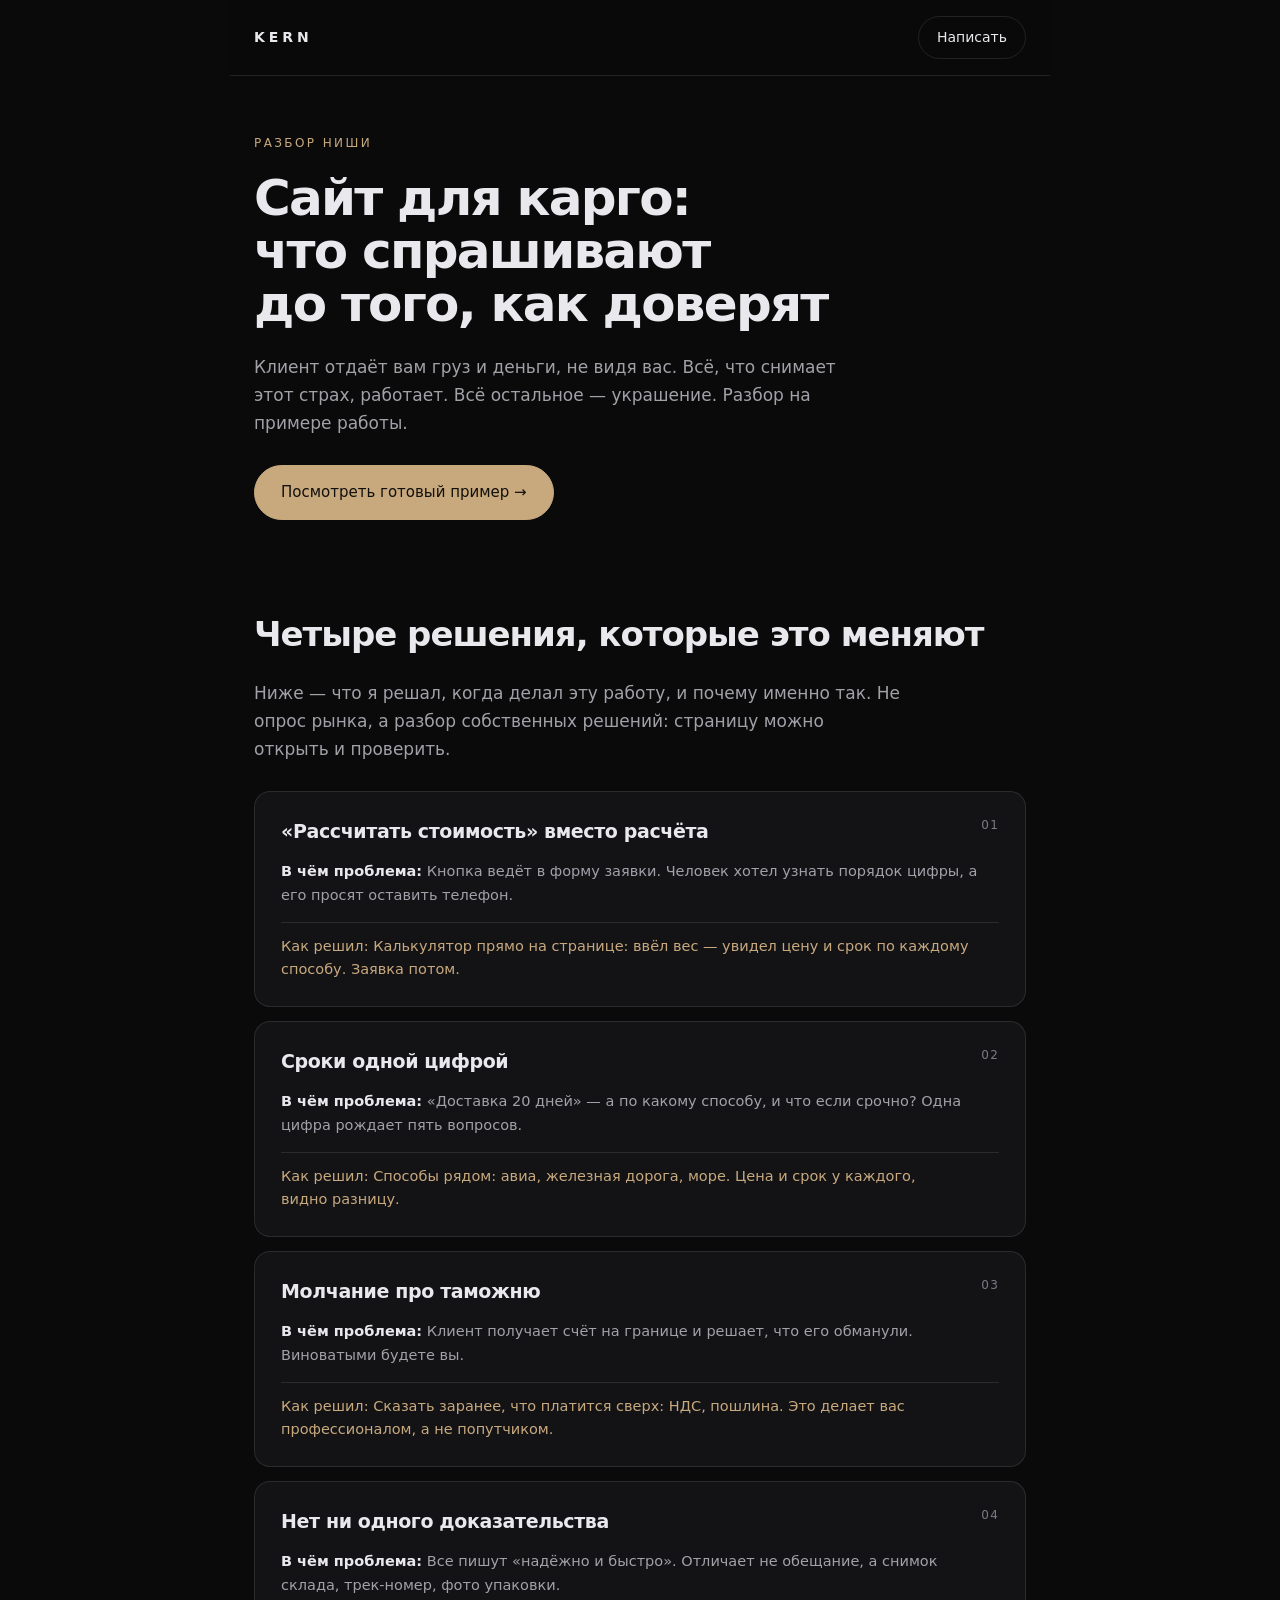
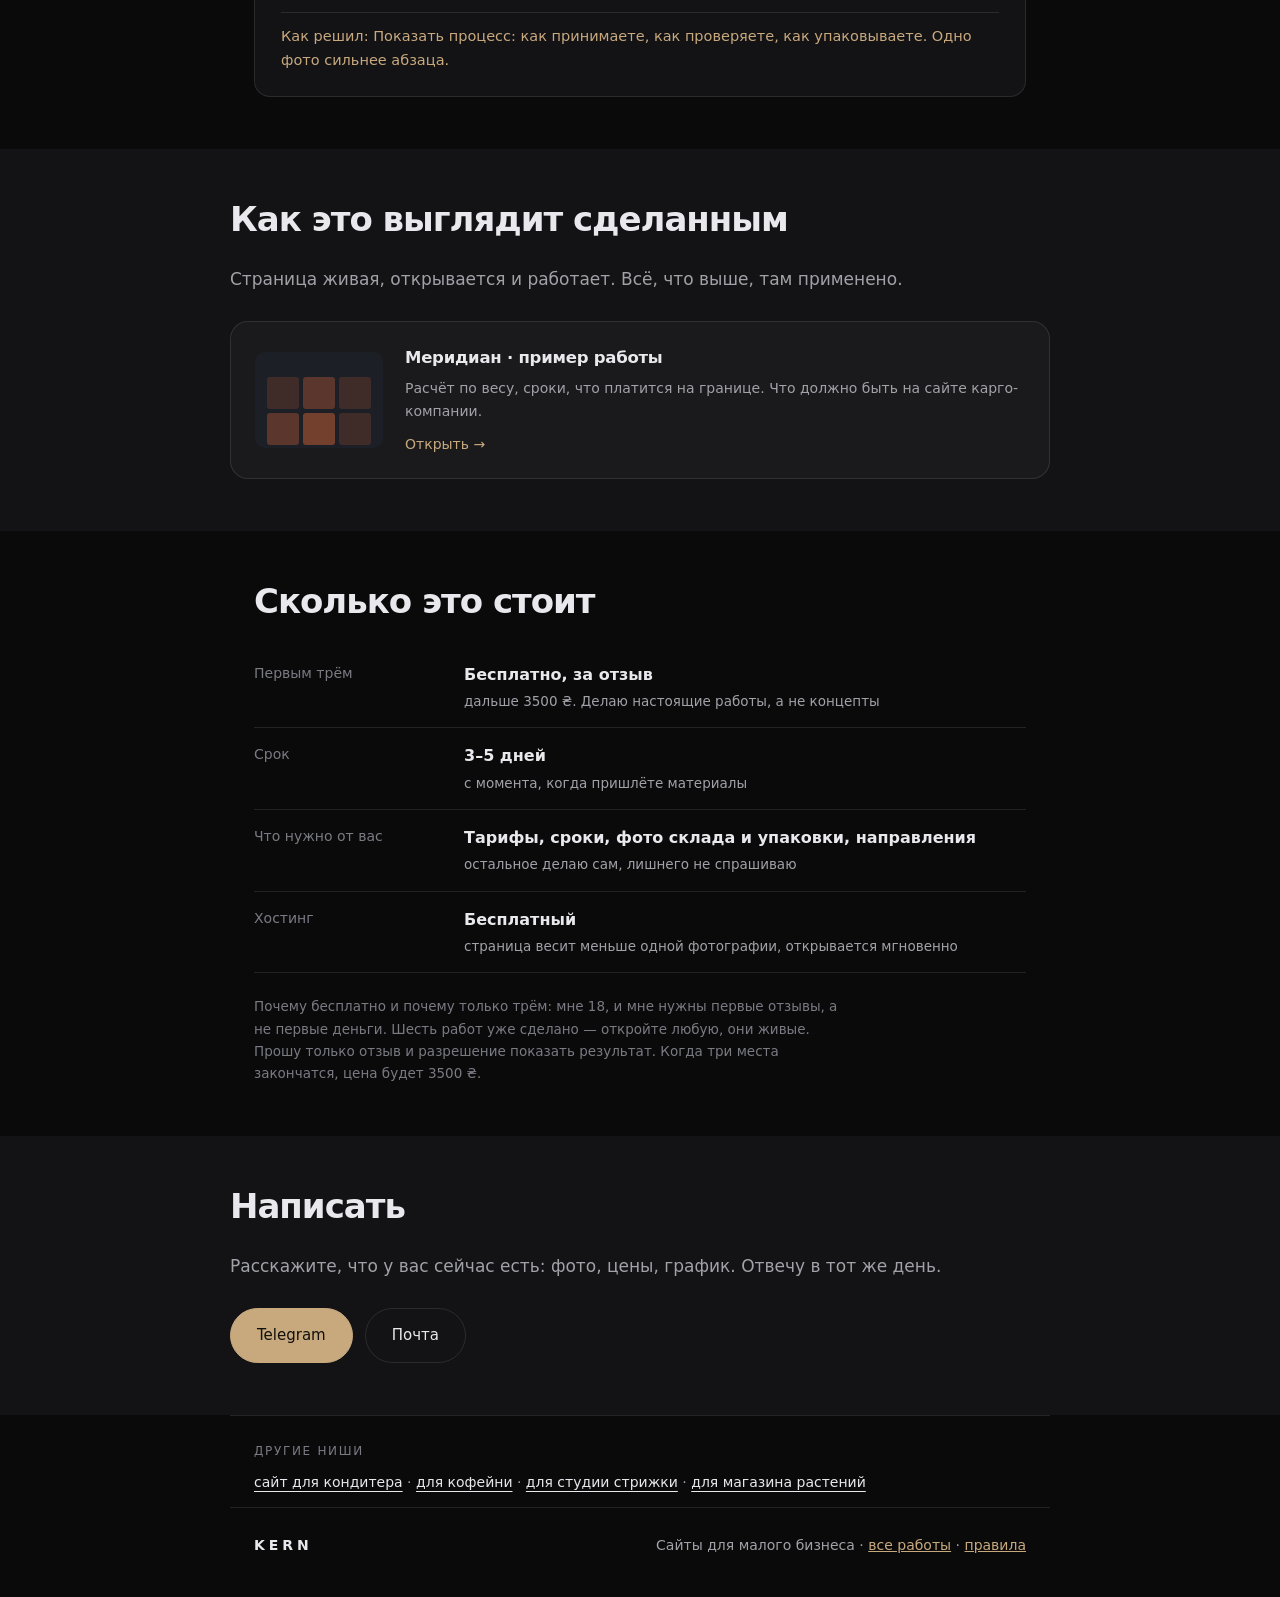
<file: dlya-cargo/index.html>
<!doctype html>
<html lang="ru">
<head>
<meta charset="utf-8">
<meta name="viewport" content="width=device-width, initial-scale=1">
<title>Сайт для карго и доставки из Китая | KERN</title>
<meta name="description" content="Расчёт по весу, сроки, что платится на границе. Что должно быть на сайте карго-компании.">
<meta name="theme-color" content="#0A0A0B">
<link rel="canonical" href="https://works-32x.pages.dev/dlya-cargo/">
<link rel="icon" href="data:image/svg+xml,<svg xmlns='http://www.w3.org/2000/svg' viewBox='0 0 32 32'><rect width='32' height='32' rx='8' fill='%230A0A0B'/><circle cx='16' cy='16' r='5' fill='none' stroke='%23E8E8ED' stroke-width='2'/></svg>">
<meta property="og:title" content="Сайт для карго и доставки из Китая">
<meta property="og:description" content="Расчёт по весу, сроки, что платится на границе. Что должно быть на сайте карго-компании.">
<meta property="og:type" content="article">
<link rel="stylesheet" href="styles.css">
  <meta property="og:url" content="https://works-32x.pages.dev/dlya-cargo/">
  <meta property="og:image" content="https://works-32x.pages.dev/dlya-cargo/og.jpg">
  <meta property="og:image:width" content="1200">
  <meta property="og:image:height" content="630">
  <meta name="twitter:card" content="summary_large_image">
</head>
<body>

<nav class="nav">
  <a class="nav__logo" href="/">KERN</a>
  <a class="nav__cta" href="#zv">Написать</a>
</nav>

<header class="hero">
  <span class="eyebrow">Разбор ниши</span>
  <h1>Сайт для карго:<br>что спрашивают<br>до того, как доверят</h1>
  <p class="lead">Клиент отдаёт вам груз и деньги, не видя вас. Всё, что снимает этот страх, работает. Всё остальное — украшение. Разбор на примере работы.</p>
  <a class="btn btn--main" href="https://works-32x.pages.dev/cargo" target="_blank" rel="noopener">Посмотреть готовый пример →</a>
</header>

<section class="sec">
  <h2>Четыре решения, которые это меняют</h2>
  <p class="lead">Ниже — что я решал, когда делал эту работу, и почему именно так. Не опрос рынка, а разбор собственных решений: страницу можно открыть и проверить.</p>

  <ol class="err">
    <li>
      <h3>«Рассчитать стоимость» вместо расчёта</h3>
      <p><b>В чём проблема:</b> Кнопка ведёт в форму заявки. Человек хотел узнать порядок цифры, а его просят оставить телефон.</p>
      <p class="err__f">Как решил: Калькулятор прямо на странице: ввёл вес — увидел цену и срок по каждому способу. Заявка потом.</p>
    </li>
    <li>
      <h3>Сроки одной цифрой</h3>
      <p><b>В чём проблема:</b> «Доставка 20 дней» — а по какому способу, и что если срочно? Одна цифра рождает пять вопросов.</p>
      <p class="err__f">Как решил: Способы рядом: авиа, железная дорога, море. Цена и срок у каждого, видно разницу.</p>
    </li>
    <li>
      <h3>Молчание про таможню</h3>
      <p><b>В чём проблема:</b> Клиент получает счёт на границе и решает, что его обманули. Виноватыми будете вы.</p>
      <p class="err__f">Как решил: Сказать заранее, что платится сверх: НДС, пошлина. Это делает вас профессионалом, а не попутчиком.</p>
    </li>
    <li>
      <h3>Нет ни одного доказательства</h3>
      <p><b>В чём проблема:</b> Все пишут «надёжно и быстро». Отличает не обещание, а снимок склада, трек-номер, фото упаковки.</p>
      <p class="err__f">Как решил: Показать процесс: как принимаете, как проверяете, как упаковываете. Одно фото сильнее абзаца.</p>
    </li>
  </ol>
</section>

<section class="sec sec--tint">
  <h2>Как это выглядит сделанным</h2>
  <p class="lead">Страница живая, открывается и работает. Всё, что выше, там применено.</p>

  <div class="demo">
    <a class="demo__link" href="https://works-32x.pages.dev/cargo" target="_blank" rel="noopener">
      <span class="demo__mini" aria-hidden="true" style="background:#1C1F26">
        <i class="m1" style="background:#E1683A"></i><i class="m2" style="background:#E1683A;opacity:.5"></i>
        <span class="m3"><i style="background:#E1683A"></i><i style="background:#E1683A"></i><i style="background:#E1683A"></i><i style="background:#E1683A"></i><i style="background:#E1683A"></i><i style="background:#E1683A"></i></span>
      </span>
      <span class="demo__t">
        <b>Меридиан · пример работы</b>
        <span>Расчёт по весу, сроки, что платится на границе. Что должно быть на сайте карго-компании.</span>
        <span class="demo__go">Открыть →</span>
      </span>
    </a>
  </div>
</section>

<section class="sec">
  <h2>Сколько это стоит</h2>
  <dl class="rows">
    <div><dt>Первым трём</dt><dd><b>Бесплатно, за отзыв</b><span>дальше 3500 ₴. Делаю настоящие работы, а не концепты</span></dd></div>
    <div><dt>Срок</dt><dd><b>3–5 дней</b><span>с момента, когда пришлёте материалы</span></dd></div>
    <div><dt>Что нужно от вас</dt><dd><b>Тарифы, сроки, фото склада и упаковки, направления</b><span>остальное делаю сам, лишнего не спрашиваю</span></dd></div>
    <div><dt>Хостинг</dt><dd><b>Бесплатный</b><span>страница весит меньше одной фотографии, открывается мгновенно</span></dd></div>
  </dl>
  <p class="note">Почему бесплатно и почему только трём: мне 18, и мне нужны первые отзывы, а не первые деньги. Шесть работ уже сделано — откройте любую, они живые. Прошу только отзыв и разрешение показать результат. Когда три места закончатся, цена будет 3500 ₴.</p>
</section>

<section class="sec sec--tint" id="zv">
  <h2>Написать</h2>
  <p class="lead">Расскажите, что у вас сейчас есть: фото, цены, график. Отвечу в тот же день.</p>
  <div class="act">
    <a class="btn btn--main" href="https://t.me/go2m_rix" target="_blank" rel="noopener">Telegram</a>
    <a class="btn" href="mailto:abhudrahamen2@gmail.com?subject=Сайт для карго и доставки из Китая | KERN">Почта</a>
  </div>
</section>


<nav class="other">
  <span class="other__t">Другие ниши</span>
  <a href="/dlya-konditera/">сайт для кондитера</a> · <a href="/dlya-kofeyni/">для кофейни</a> · <a href="/dlya-studii/">для студии стрижки</a> · <a href="/dlya-magazina-rasteniy/">для магазина растений</a>
</nav>

<footer class="foot">
  <span class="foot__logo">KERN</span>
  <span>Сайты для малого бизнеса · <a href="/">все работы</a> · <a href="/pravila/">правила</a></span>
</footer>

</body>
</html>
</file>
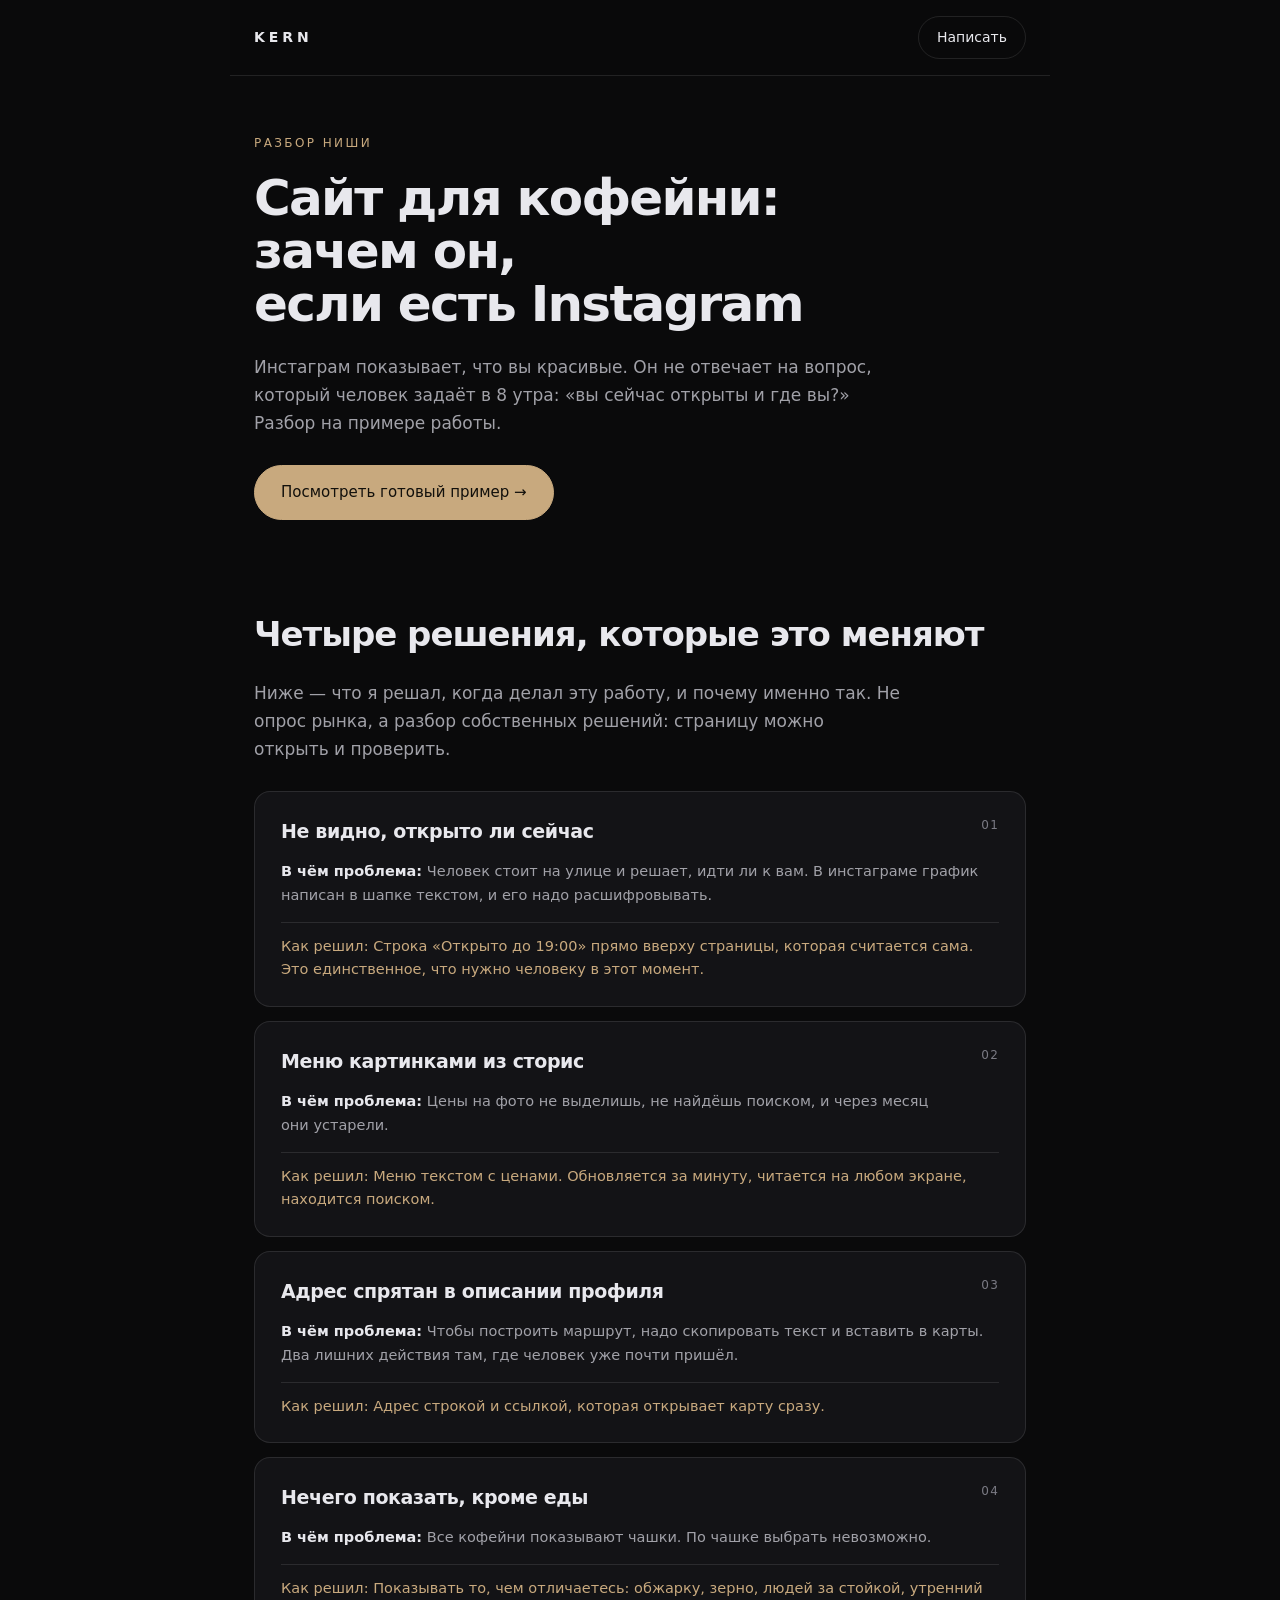
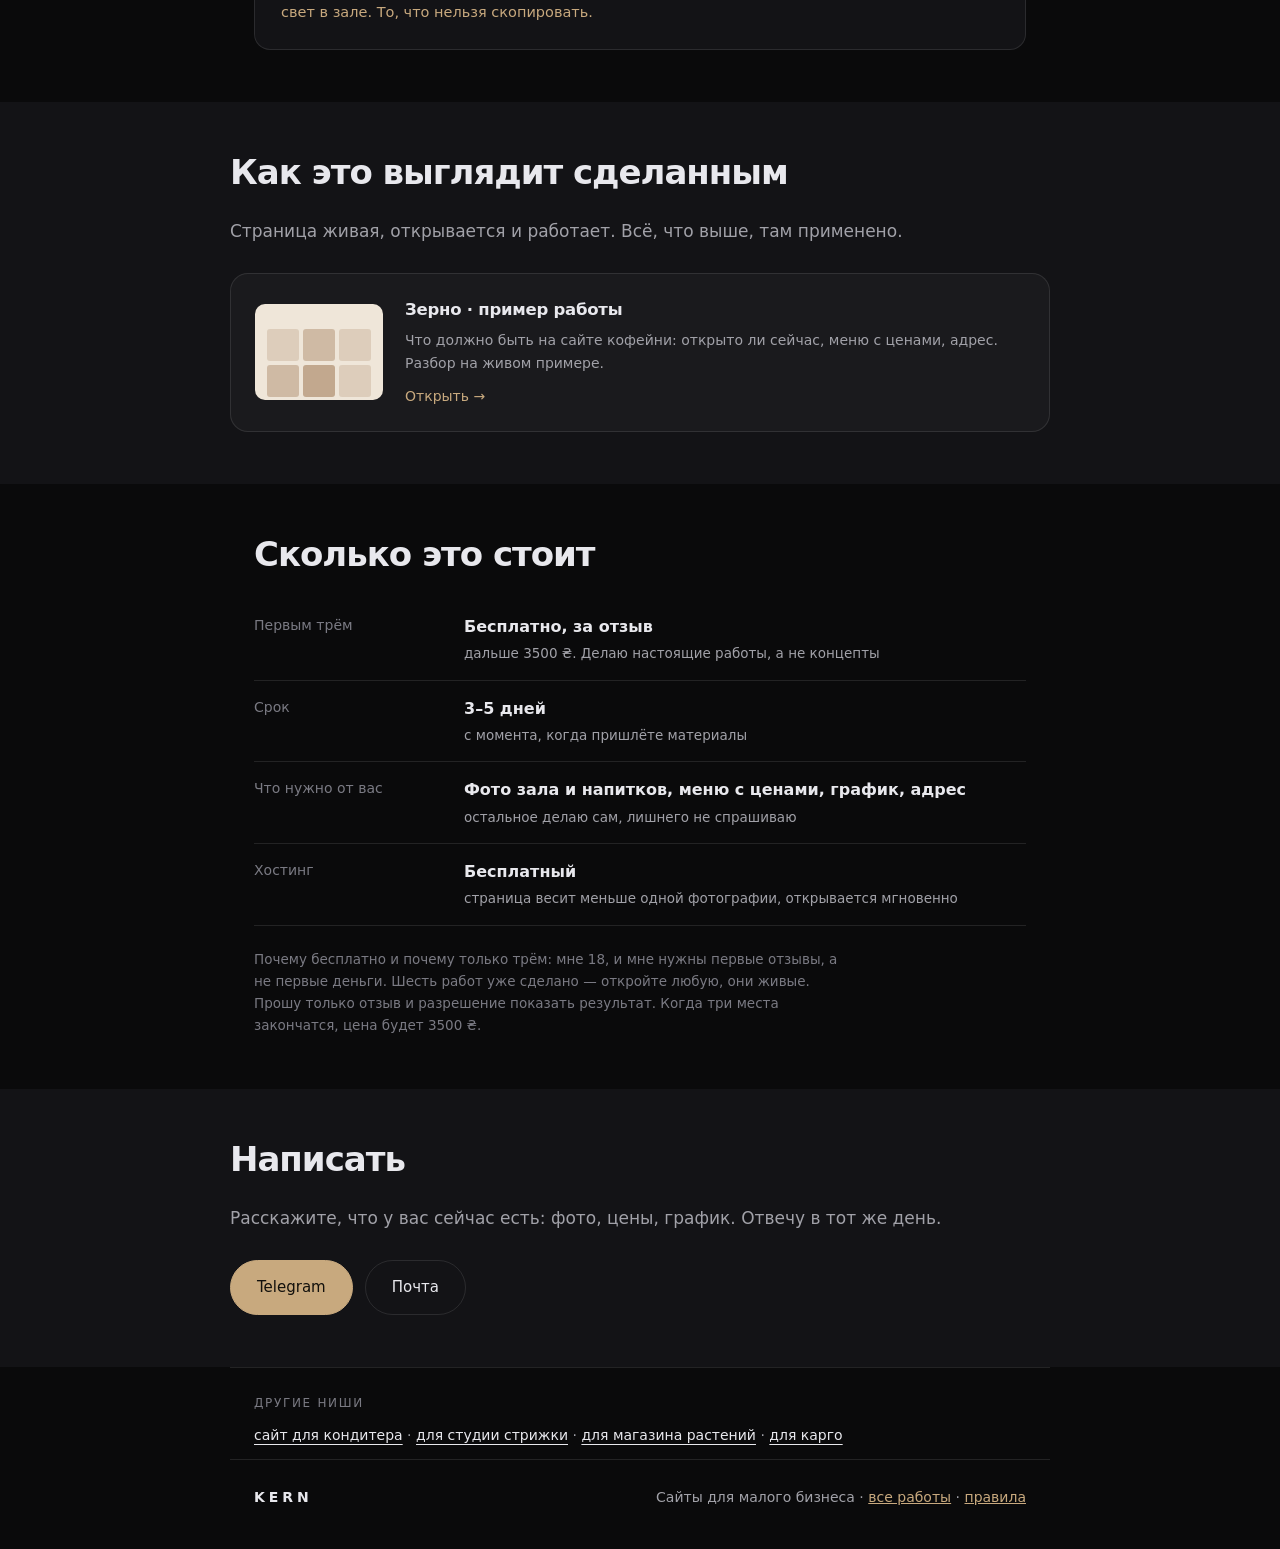
<file: dlya-kofeyni/index.html>
<!doctype html>
<html lang="ru">
<head>
<meta charset="utf-8">
<meta name="viewport" content="width=device-width, initial-scale=1">
<title>Сайт для кофейни — зачем он, если есть Instagram | KERN</title>
<meta name="description" content="Что должно быть на сайте кофейни: открыто ли сейчас, меню с ценами, адрес. Разбор на живом примере.">
<meta name="theme-color" content="#0A0A0B">
<link rel="canonical" href="https://works-32x.pages.dev/dlya-kofeyni/">
<link rel="icon" href="data:image/svg+xml,<svg xmlns='http://www.w3.org/2000/svg' viewBox='0 0 32 32'><rect width='32' height='32' rx='8' fill='%230A0A0B'/><circle cx='16' cy='16' r='5' fill='none' stroke='%23E8E8ED' stroke-width='2'/></svg>">
<meta property="og:title" content="Сайт для кофейни — зачем он, если есть Instagram">
<meta property="og:description" content="Что должно быть на сайте кофейни: открыто ли сейчас, меню с ценами, адрес. Разбор на живом примере.">
<meta property="og:type" content="article">
<link rel="stylesheet" href="styles.css">
  <meta property="og:url" content="https://works-32x.pages.dev/dlya-kofeyni/">
  <meta property="og:image" content="https://works-32x.pages.dev/dlya-kofeyni/og.jpg">
  <meta property="og:image:width" content="1200">
  <meta property="og:image:height" content="630">
  <meta name="twitter:card" content="summary_large_image">
</head>
<body>

<nav class="nav">
  <a class="nav__logo" href="/">KERN</a>
  <a class="nav__cta" href="#zv">Написать</a>
</nav>

<header class="hero">
  <span class="eyebrow">Разбор ниши</span>
  <h1>Сайт для кофейни:<br>зачем он,<br>если есть Instagram</h1>
  <p class="lead">Инстаграм показывает, что вы красивые. Он не отвечает на вопрос, который человек задаёт в 8 утра: «вы сейчас открыты и где вы?» Разбор на примере работы.</p>
  <a class="btn btn--main" href="https://works-32x.pages.dev/kofe" target="_blank" rel="noopener">Посмотреть готовый пример →</a>
</header>

<section class="sec">
  <h2>Четыре решения, которые это меняют</h2>
  <p class="lead">Ниже — что я решал, когда делал эту работу, и почему именно так. Не опрос рынка, а разбор собственных решений: страницу можно открыть и проверить.</p>

  <ol class="err">
    <li>
      <h3>Не видно, открыто ли сейчас</h3>
      <p><b>В чём проблема:</b> Человек стоит на улице и решает, идти ли к вам. В инстаграме график написан в шапке текстом, и его надо расшифровывать.</p>
      <p class="err__f">Как решил: Строка «Открыто до 19:00» прямо вверху страницы, которая считается сама. Это единственное, что нужно человеку в этот момент.</p>
    </li>
    <li>
      <h3>Меню картинками из сторис</h3>
      <p><b>В чём проблема:</b> Цены на фото не выделишь, не найдёшь поиском, и через месяц они устарели.</p>
      <p class="err__f">Как решил: Меню текстом с ценами. Обновляется за минуту, читается на любом экране, находится поиском.</p>
    </li>
    <li>
      <h3>Адрес спрятан в описании профиля</h3>
      <p><b>В чём проблема:</b> Чтобы построить маршрут, надо скопировать текст и вставить в карты. Два лишних действия там, где человек уже почти пришёл.</p>
      <p class="err__f">Как решил: Адрес строкой и ссылкой, которая открывает карту сразу.</p>
    </li>
    <li>
      <h3>Нечего показать, кроме еды</h3>
      <p><b>В чём проблема:</b> Все кофейни показывают чашки. По чашке выбрать невозможно.</p>
      <p class="err__f">Как решил: Показывать то, чем отличаетесь: обжарку, зерно, людей за стойкой, утренний свет в зале. То, что нельзя скопировать.</p>
    </li>
  </ol>
</section>

<section class="sec sec--tint">
  <h2>Как это выглядит сделанным</h2>
  <p class="lead">Страница живая, открывается и работает. Всё, что выше, там применено.</p>

  <div class="demo">
    <a class="demo__link" href="https://works-32x.pages.dev/kofe" target="_blank" rel="noopener">
      <span class="demo__mini" aria-hidden="true" style="background:#EFE6D9">
        <i class="m1" style="background:#8B5E34"></i><i class="m2" style="background:#8B5E34;opacity:.5"></i>
        <span class="m3"><i style="background:#8B5E34"></i><i style="background:#8B5E34"></i><i style="background:#8B5E34"></i><i style="background:#8B5E34"></i><i style="background:#8B5E34"></i><i style="background:#8B5E34"></i></span>
      </span>
      <span class="demo__t">
        <b>Зерно · пример работы</b>
        <span>Что должно быть на сайте кофейни: открыто ли сейчас, меню с ценами, адрес. Разбор на живом примере.</span>
        <span class="demo__go">Открыть →</span>
      </span>
    </a>
  </div>
</section>

<section class="sec">
  <h2>Сколько это стоит</h2>
  <dl class="rows">
    <div><dt>Первым трём</dt><dd><b>Бесплатно, за отзыв</b><span>дальше 3500 ₴. Делаю настоящие работы, а не концепты</span></dd></div>
    <div><dt>Срок</dt><dd><b>3–5 дней</b><span>с момента, когда пришлёте материалы</span></dd></div>
    <div><dt>Что нужно от вас</dt><dd><b>Фото зала и напитков, меню с ценами, график, адрес</b><span>остальное делаю сам, лишнего не спрашиваю</span></dd></div>
    <div><dt>Хостинг</dt><dd><b>Бесплатный</b><span>страница весит меньше одной фотографии, открывается мгновенно</span></dd></div>
  </dl>
  <p class="note">Почему бесплатно и почему только трём: мне 18, и мне нужны первые отзывы, а не первые деньги. Шесть работ уже сделано — откройте любую, они живые. Прошу только отзыв и разрешение показать результат. Когда три места закончатся, цена будет 3500 ₴.</p>
</section>

<section class="sec sec--tint" id="zv">
  <h2>Написать</h2>
  <p class="lead">Расскажите, что у вас сейчас есть: фото, цены, график. Отвечу в тот же день.</p>
  <div class="act">
    <a class="btn btn--main" href="https://t.me/go2m_rix" target="_blank" rel="noopener">Telegram</a>
    <a class="btn" href="mailto:abhudrahamen2@gmail.com?subject=Сайт для кофейни">Почта</a>
  </div>
</section>


<nav class="other">
  <span class="other__t">Другие ниши</span>
  <a href="/dlya-konditera/">сайт для кондитера</a> · <a href="/dlya-studii/">для студии стрижки</a> · <a href="/dlya-magazina-rasteniy/">для магазина растений</a> · <a href="/dlya-cargo/">для карго</a>
</nav>

<footer class="foot">
  <span class="foot__logo">KERN</span>
  <span>Сайты для малого бизнеса · <a href="/">все работы</a> · <a href="/pravila/">правила</a></span>
</footer>

</body>
</html>
</file>
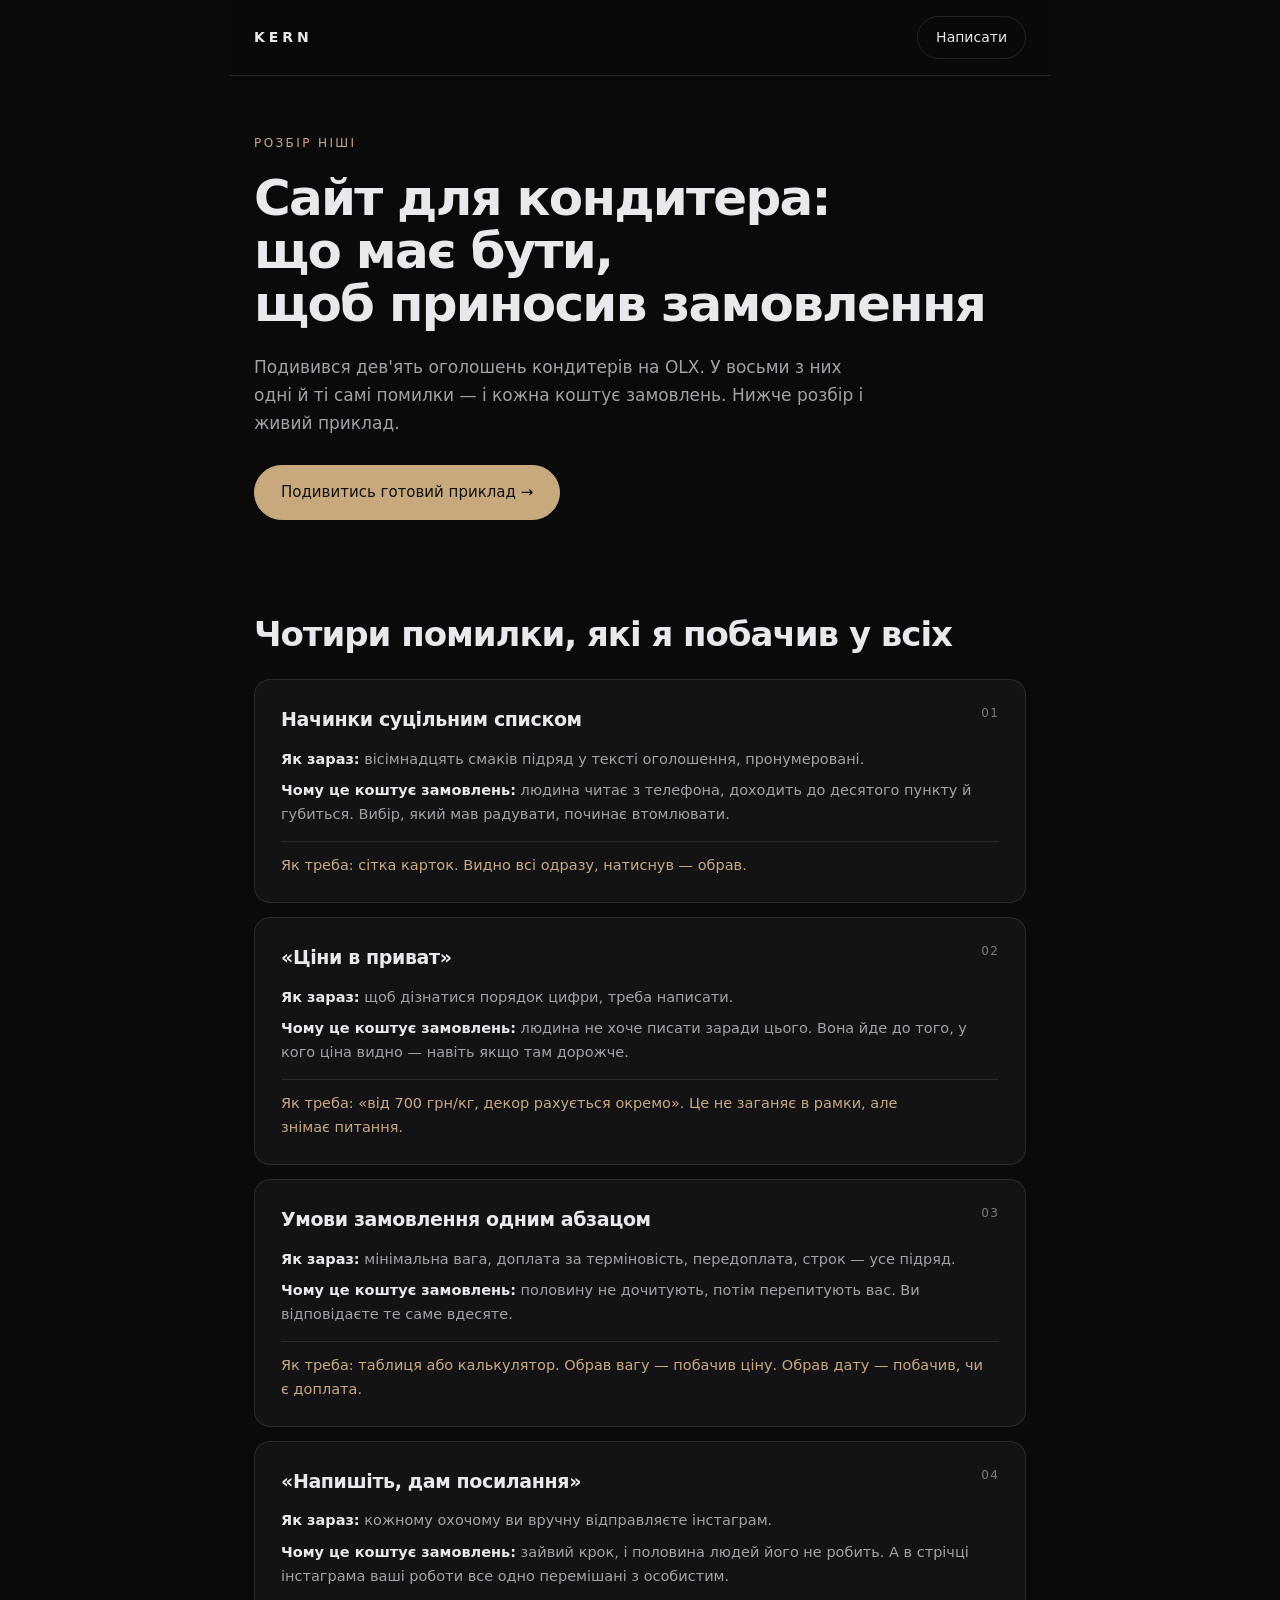
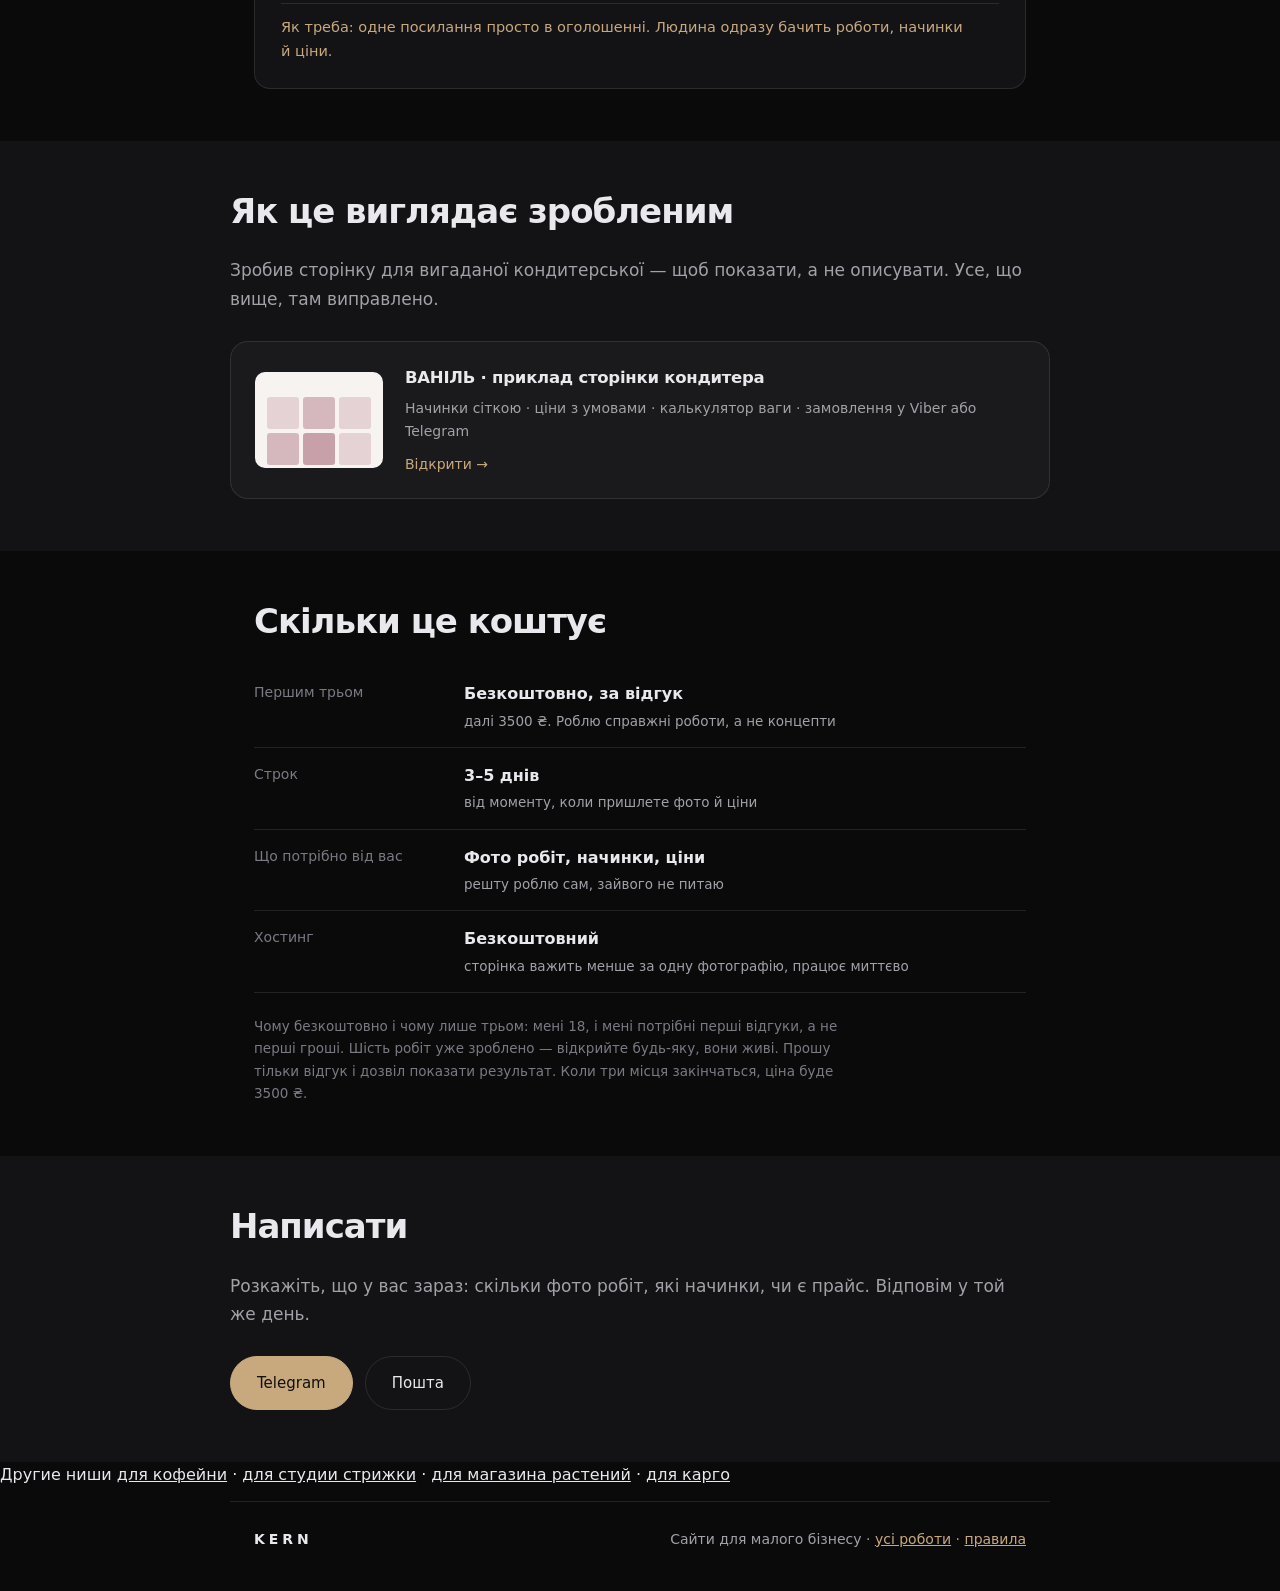
<file: dlya-konditera/index.html>
<!doctype html>
<html lang="uk">
<head>
<meta charset="utf-8">
<meta name="viewport" content="width=device-width, initial-scale=1">
<title>Сайт для кондитера — що має бути і скільки коштує | KERN</title>
<meta name="description" content="Що має бути на сайті кондитера, щоб він приносив замовлення: начинки сіткою, ціни з умовами, кнопка замовлення. Живий приклад і розбір помилок.">
<meta name="theme-color" content="#0A0A0B">
<link rel="canonical" href="https://works-32x.pages.dev/dlya-konditera/">
<link rel="icon" href="data:image/svg+xml,<svg xmlns='http://www.w3.org/2000/svg' viewBox='0 0 32 32'><rect width='32' height='32' rx='8' fill='%230A0A0B'/><circle cx='16' cy='16' r='5' fill='none' stroke='%23E8E8ED' stroke-width='2'/></svg>">
<meta property="og:title" content="Сайт для кондитера — що має бути і скільки коштує">
<meta property="og:description" content="Розбір на живому прикладі: начинки сіткою замість списку, ціни з умовами, замовлення однією кнопкою.">
<meta property="og:image" content="https://works-32x.pages.dev/vanil/og.jpg">
<meta property="og:type" content="article">
<link rel="stylesheet" href="styles.css">
  <meta property="og:url" content="https://works-32x.pages.dev/dlya-konditera/">
  <meta name="twitter:card" content="summary_large_image">
</head>
<body>

<nav class="nav">
  <a class="nav__logo" href="/">KERN</a>
  <a class="nav__cta" href="#zv">Написати</a>
</nav>

<header class="hero">
  <span class="eyebrow">Розбір ніші</span>
  <h1>Сайт для кондитера:<br>що має бути,<br>щоб приносив замовлення</h1>
  <p class="lead">Подивився дев'ять оголошень кондитерів на OLX. У восьми з них одні й ті самі помилки — і кожна коштує замовлень. Нижче розбір і живий приклад.</p>
  <a class="btn btn--main" href="https://works-32x.pages.dev/vanil" target="_blank" rel="noopener">Подивитись готовий приклад →</a>
</header>

<section class="sec">
  <h2>Чотири помилки, які я побачив у всіх</h2>

  <ol class="err">
    <li>
      <h3>Начинки суцільним списком</h3>
      <p><b>Як зараз:</b> вісімнадцять смаків підряд у тексті оголошення, пронумеровані.</p>
      <p><b>Чому це коштує замовлень:</b> людина читає з телефона, доходить до десятого пункту й губиться. Вибір, який мав радувати, починає втомлювати.</p>
      <p class="err__f">Як треба: сітка карток. Видно всі одразу, натиснув — обрав.</p>
    </li>
    <li>
      <h3>«Ціни в приват»</h3>
      <p><b>Як зараз:</b> щоб дізнатися порядок цифри, треба написати.</p>
      <p><b>Чому це коштує замовлень:</b> людина не хоче писати заради цього. Вона йде до того, у кого ціна видно — навіть якщо там дорожче.</p>
      <p class="err__f">Як треба: «від 700 грн/кг, декор рахується окремо». Це не заганяє в рамки, але знімає питання.</p>
    </li>
    <li>
      <h3>Умови замовлення одним абзацом</h3>
      <p><b>Як зараз:</b> мінімальна вага, доплата за терміновість, передоплата, строк — усе підряд.</p>
      <p><b>Чому це коштує замовлень:</b> половину не дочитують, потім перепитують вас. Ви відповідаєте те саме вдесяте.</p>
      <p class="err__f">Як треба: таблиця або калькулятор. Обрав вагу — побачив ціну. Обрав дату — побачив, чи є доплата.</p>
    </li>
    <li>
      <h3>«Напишіть, дам посилання»</h3>
      <p><b>Як зараз:</b> кожному охочому ви вручну відправляєте інстаграм.</p>
      <p><b>Чому це коштує замовлень:</b> зайвий крок, і половина людей його не робить. А в стрічці інстаграма ваші роботи все одно перемішані з особистим.</p>
      <p class="err__f">Як треба: одне посилання просто в оголошенні. Людина одразу бачить роботи, начинки й ціни.</p>
    </li>
  </ol>
</section>

<section class="sec sec--tint">
  <h2>Як це виглядає зробленим</h2>
  <p class="lead">Зробив сторінку для вигаданої кондитерської — щоб показати, а не описувати. Усе, що вище, там виправлено.</p>

  <div class="demo">
    <a class="demo__link" href="https://works-32x.pages.dev/vanil" target="_blank" rel="noopener">
      <span class="demo__mini" aria-hidden="true">
        <i class="m1"></i><i class="m2"></i>
        <span class="m3"><i></i><i></i><i></i><i></i><i></i><i></i></span>
      </span>
      <span class="demo__t">
        <b>ВАНІЛЬ · приклад сторінки кондитера</b>
        <span>Начинки сіткою · ціни з умовами · калькулятор ваги · замовлення у Viber або Telegram</span>
        <span class="demo__go">Відкрити →</span>
      </span>
    </a>
  </div>
</section>

<section class="sec">
  <h2>Скільки це коштує</h2>
  <dl class="rows">
    <div><dt>Першим трьом</dt><dd><b>Безкоштовно, за відгук</b><span>далі 3500 ₴. Роблю справжні роботи, а не концепти</span></dd></div>
    <div><dt>Строк</dt><dd><b>3–5 днів</b><span>від моменту, коли пришлете фото й ціни</span></dd></div>
    <div><dt>Що потрібно від вас</dt><dd><b>Фото робіт, начинки, ціни</b><span>решту роблю сам, зайвого не питаю</span></dd></div>
    <div><dt>Хостинг</dt><dd><b>Безкоштовний</b><span>сторінка важить менше за одну фотографію, працює миттєво</span></dd></div>
  </dl>
  <p class="note">Чому безкоштовно і чому лише трьом: мені 18, і мені потрібні перші відгуки, а не перші гроші. Шість робіт уже зроблено — відкрийте будь-яку, вони живі. Прошу тільки відгук і дозвіл показати результат. Коли три місця закінчаться, ціна буде 3500 ₴.</p>
</section>

<section class="sec sec--tint" id="zv">
  <h2>Написати</h2>
  <p class="lead">Розкажіть, що у вас зараз: скільки фото робіт, які начинки, чи є прайс. Відповім у той же день.</p>
  <div class="act">
    <a class="btn btn--main" href="https://t.me/go2m_rix" target="_blank" rel="noopener">Telegram</a>
    <a class="btn" href="mailto:abhudrahamen2@gmail.com?subject=Сайт для кондитера">Пошта</a>
  </div>
</section>


<nav class="other">
  <span class="other__t">Другие ниши</span>
  <a href="/dlya-kofeyni/">для кофейни</a> · <a href="/dlya-studii/">для студии стрижки</a> · <a href="/dlya-magazina-rasteniy/">для магазина растений</a> · <a href="/dlya-cargo/">для карго</a>
</nav>

<footer class="foot">
  <span class="foot__logo">KERN</span>
  <span>Сайти для малого бізнесу · <a href="/">усі роботи</a> · <a href="/pravila/">правила</a></span>
</footer>

</body>
</html>
</file>
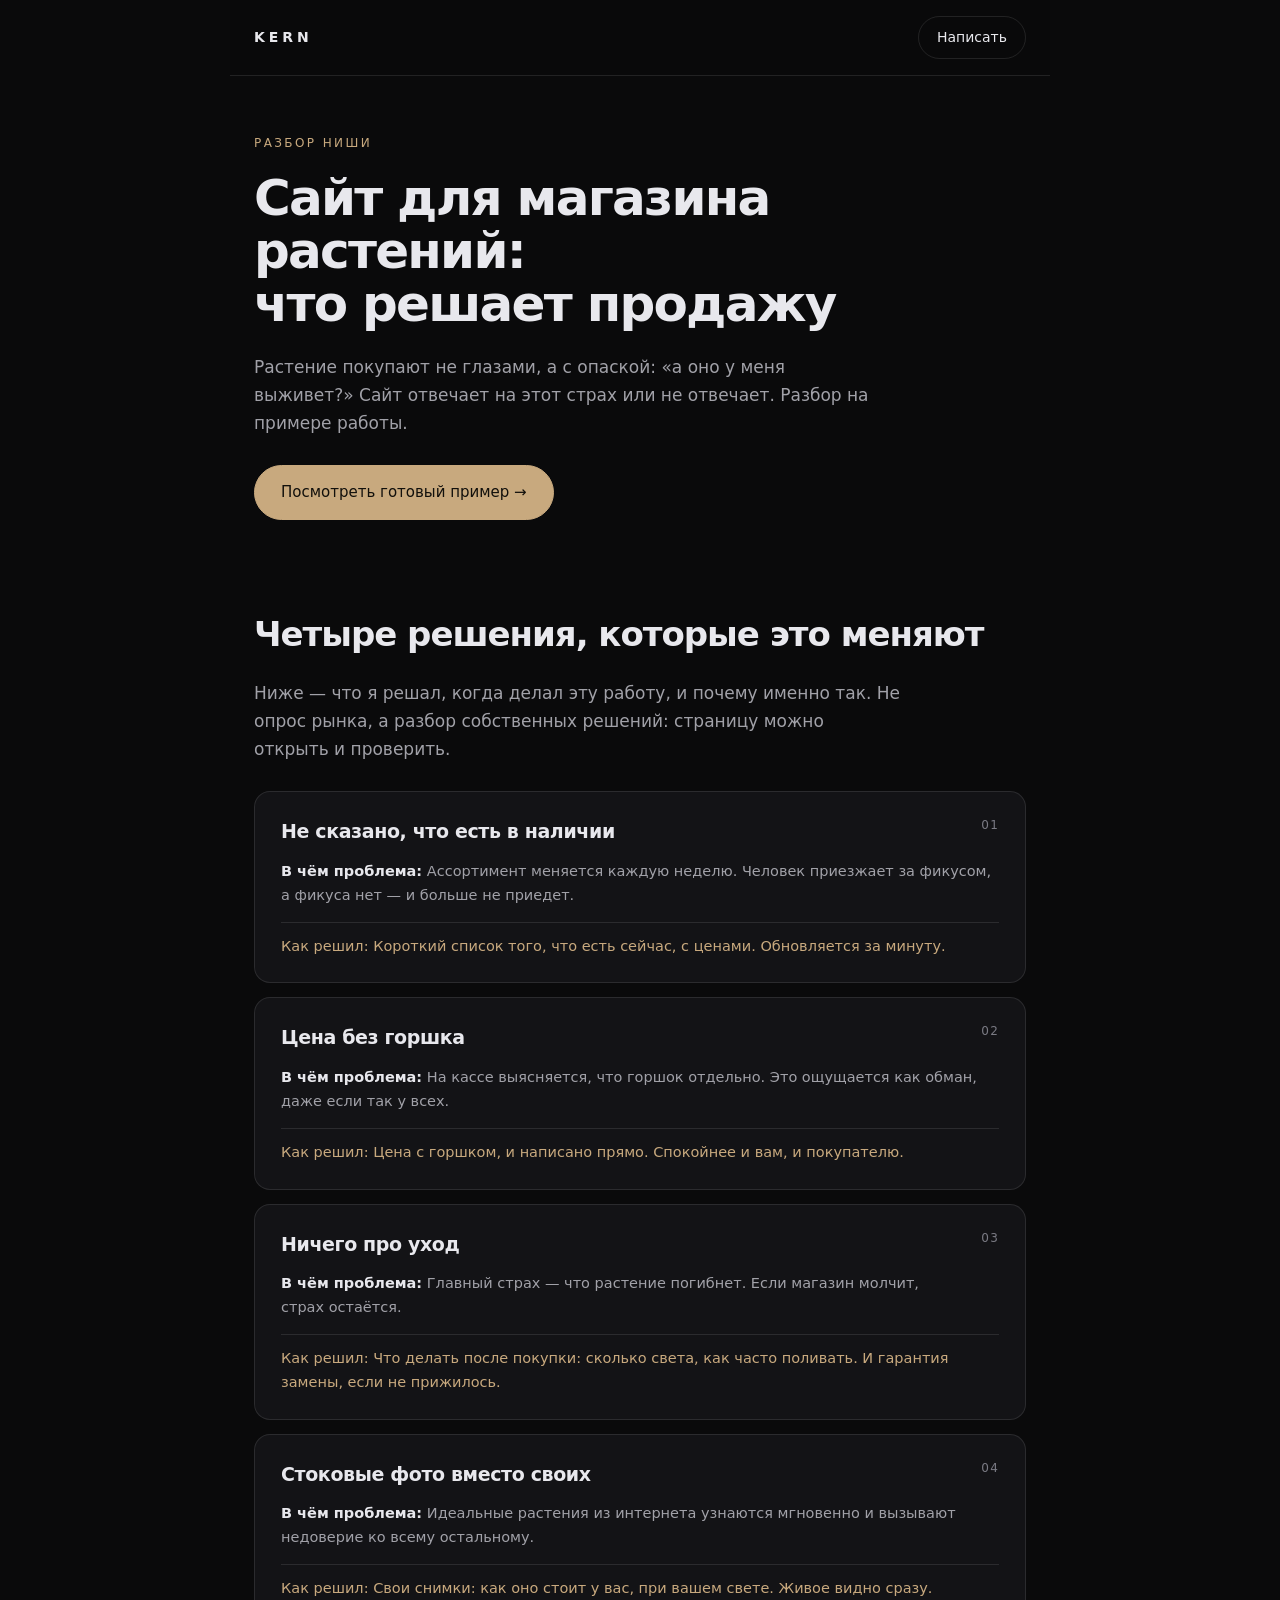
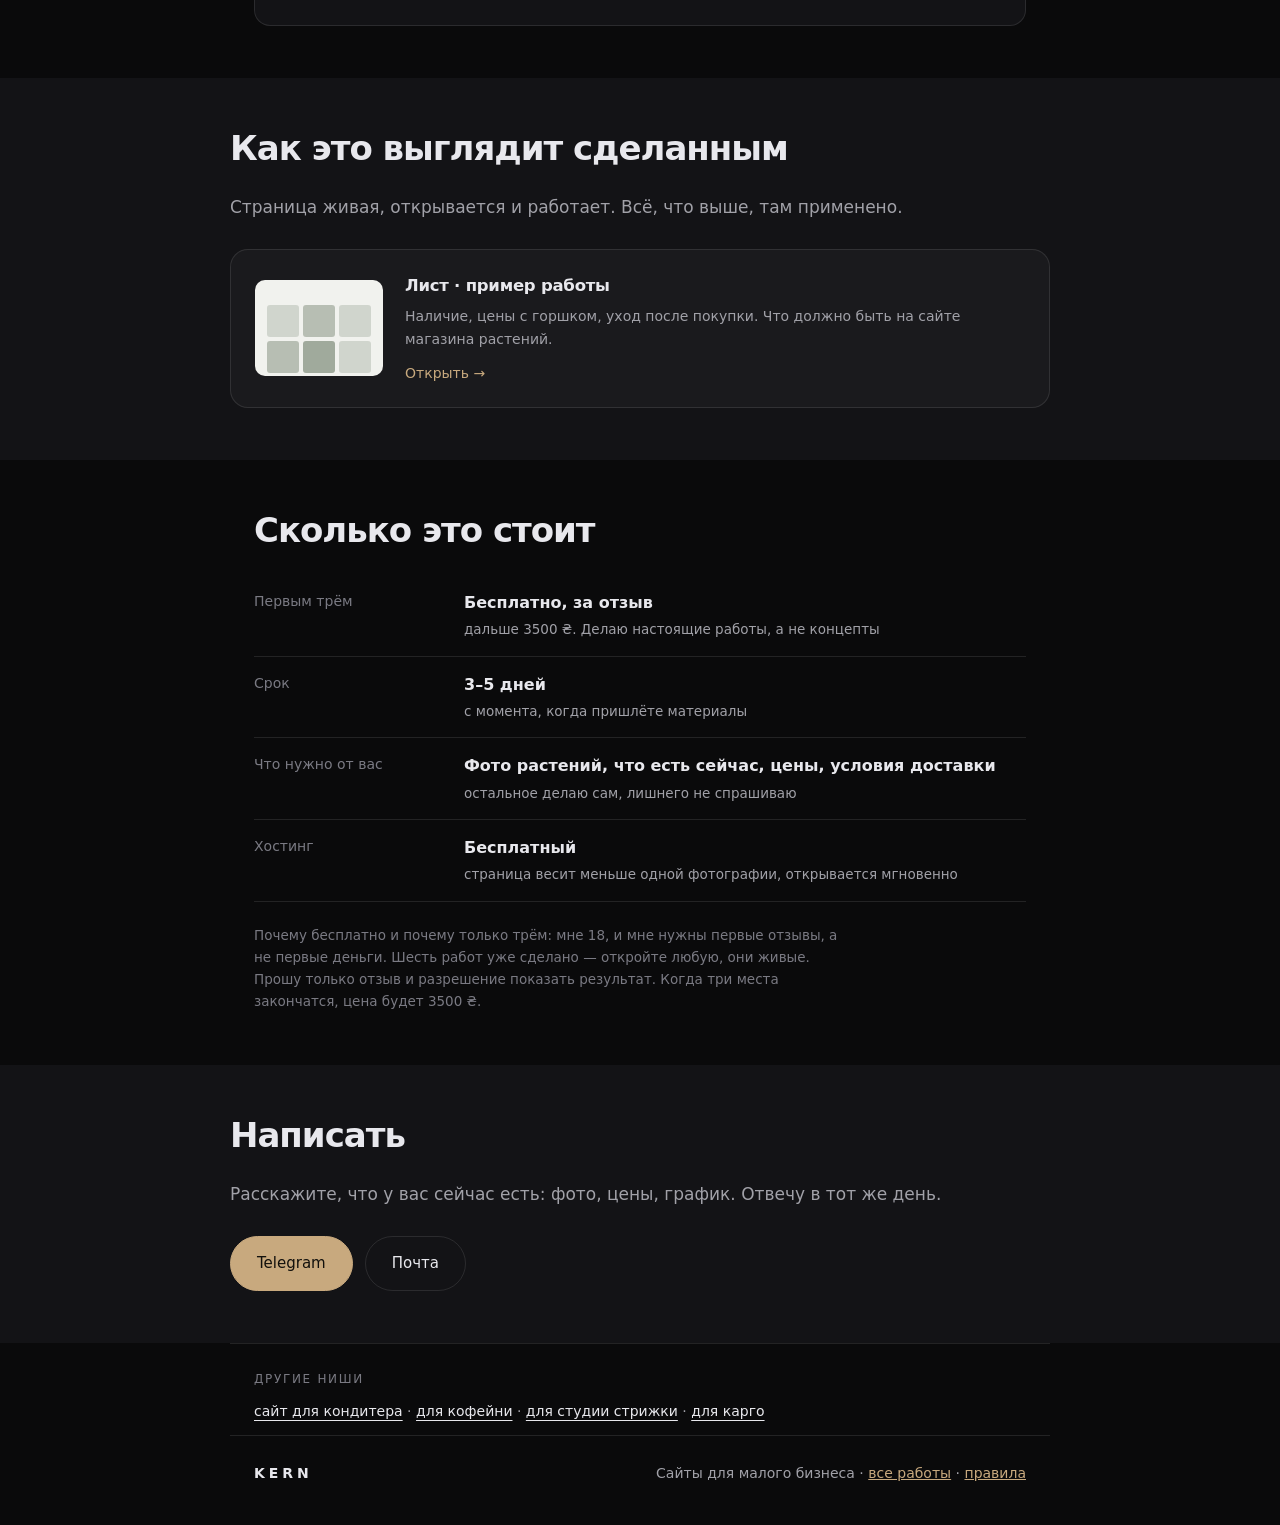
<file: dlya-magazina-rasteniy/index.html>
<!doctype html>
<html lang="ru">
<head>
<meta charset="utf-8">
<meta name="viewport" content="width=device-width, initial-scale=1">
<title>Сайт для магазина растений или оранжереи | KERN</title>
<meta name="description" content="Наличие, цены с горшком, уход после покупки. Что должно быть на сайте магазина растений.">
<meta name="theme-color" content="#0A0A0B">
<link rel="canonical" href="https://works-32x.pages.dev/dlya-magazina-rasteniy/">
<link rel="icon" href="data:image/svg+xml,<svg xmlns='http://www.w3.org/2000/svg' viewBox='0 0 32 32'><rect width='32' height='32' rx='8' fill='%230A0A0B'/><circle cx='16' cy='16' r='5' fill='none' stroke='%23E8E8ED' stroke-width='2'/></svg>">
<meta property="og:title" content="Сайт для магазина растений или оранжереи">
<meta property="og:description" content="Наличие, цены с горшком, уход после покупки. Что должно быть на сайте магазина растений.">
<meta property="og:type" content="article">
<link rel="stylesheet" href="styles.css">
  <meta property="og:url" content="https://works-32x.pages.dev/dlya-magazina-rasteniy/">
  <meta property="og:image" content="https://works-32x.pages.dev/dlya-magazina-rasteniy/og.jpg">
  <meta property="og:image:width" content="1200">
  <meta property="og:image:height" content="630">
  <meta name="twitter:card" content="summary_large_image">
</head>
<body>

<nav class="nav">
  <a class="nav__logo" href="/">KERN</a>
  <a class="nav__cta" href="#zv">Написать</a>
</nav>

<header class="hero">
  <span class="eyebrow">Разбор ниши</span>
  <h1>Сайт для магазина<br>растений:<br>что решает продажу</h1>
  <p class="lead">Растение покупают не глазами, а с опаской: «а оно у меня выживет?» Сайт отвечает на этот страх или не отвечает. Разбор на примере работы.</p>
  <a class="btn btn--main" href="https://works-32x.pages.dev/zelen" target="_blank" rel="noopener">Посмотреть готовый пример →</a>
</header>

<section class="sec">
  <h2>Четыре решения, которые это меняют</h2>
  <p class="lead">Ниже — что я решал, когда делал эту работу, и почему именно так. Не опрос рынка, а разбор собственных решений: страницу можно открыть и проверить.</p>

  <ol class="err">
    <li>
      <h3>Не сказано, что есть в наличии</h3>
      <p><b>В чём проблема:</b> Ассортимент меняется каждую неделю. Человек приезжает за фикусом, а фикуса нет — и больше не приедет.</p>
      <p class="err__f">Как решил: Короткий список того, что есть сейчас, с ценами. Обновляется за минуту.</p>
    </li>
    <li>
      <h3>Цена без горшка</h3>
      <p><b>В чём проблема:</b> На кассе выясняется, что горшок отдельно. Это ощущается как обман, даже если так у всех.</p>
      <p class="err__f">Как решил: Цена с горшком, и написано прямо. Спокойнее и вам, и покупателю.</p>
    </li>
    <li>
      <h3>Ничего про уход</h3>
      <p><b>В чём проблема:</b> Главный страх — что растение погибнет. Если магазин молчит, страх остаётся.</p>
      <p class="err__f">Как решил: Что делать после покупки: сколько света, как часто поливать. И гарантия замены, если не прижилось.</p>
    </li>
    <li>
      <h3>Стоковые фото вместо своих</h3>
      <p><b>В чём проблема:</b> Идеальные растения из интернета узнаются мгновенно и вызывают недоверие ко всему остальному.</p>
      <p class="err__f">Как решил: Свои снимки: как оно стоит у вас, при вашем свете. Живое видно сразу.</p>
    </li>
  </ol>
</section>

<section class="sec sec--tint">
  <h2>Как это выглядит сделанным</h2>
  <p class="lead">Страница живая, открывается и работает. Всё, что выше, там применено.</p>

  <div class="demo">
    <a class="demo__link" href="https://works-32x.pages.dev/zelen" target="_blank" rel="noopener">
      <span class="demo__mini" aria-hidden="true" style="background:#F1F2EE">
        <i class="m1" style="background:#3E5138"></i><i class="m2" style="background:#3E5138;opacity:.5"></i>
        <span class="m3"><i style="background:#3E5138"></i><i style="background:#3E5138"></i><i style="background:#3E5138"></i><i style="background:#3E5138"></i><i style="background:#3E5138"></i><i style="background:#3E5138"></i></span>
      </span>
      <span class="demo__t">
        <b>Лист · пример работы</b>
        <span>Наличие, цены с горшком, уход после покупки. Что должно быть на сайте магазина растений.</span>
        <span class="demo__go">Открыть →</span>
      </span>
    </a>
  </div>
</section>

<section class="sec">
  <h2>Сколько это стоит</h2>
  <dl class="rows">
    <div><dt>Первым трём</dt><dd><b>Бесплатно, за отзыв</b><span>дальше 3500 ₴. Делаю настоящие работы, а не концепты</span></dd></div>
    <div><dt>Срок</dt><dd><b>3–5 дней</b><span>с момента, когда пришлёте материалы</span></dd></div>
    <div><dt>Что нужно от вас</dt><dd><b>Фото растений, что есть сейчас, цены, условия доставки</b><span>остальное делаю сам, лишнего не спрашиваю</span></dd></div>
    <div><dt>Хостинг</dt><dd><b>Бесплатный</b><span>страница весит меньше одной фотографии, открывается мгновенно</span></dd></div>
  </dl>
  <p class="note">Почему бесплатно и почему только трём: мне 18, и мне нужны первые отзывы, а не первые деньги. Шесть работ уже сделано — откройте любую, они живые. Прошу только отзыв и разрешение показать результат. Когда три места закончатся, цена будет 3500 ₴.</p>
</section>

<section class="sec sec--tint" id="zv">
  <h2>Написать</h2>
  <p class="lead">Расскажите, что у вас сейчас есть: фото, цены, график. Отвечу в тот же день.</p>
  <div class="act">
    <a class="btn btn--main" href="https://t.me/go2m_rix" target="_blank" rel="noopener">Telegram</a>
    <a class="btn" href="mailto:abhudrahamen2@gmail.com?subject=Сайт для магазина растений или оранжереи | KERN">Почта</a>
  </div>
</section>


<nav class="other">
  <span class="other__t">Другие ниши</span>
  <a href="/dlya-konditera/">сайт для кондитера</a> · <a href="/dlya-kofeyni/">для кофейни</a> · <a href="/dlya-studii/">для студии стрижки</a> · <a href="/dlya-cargo/">для карго</a>
</nav>

<footer class="foot">
  <span class="foot__logo">KERN</span>
  <span>Сайты для малого бизнеса · <a href="/">все работы</a> · <a href="/pravila/">правила</a></span>
</footer>

</body>
</html>
</file>
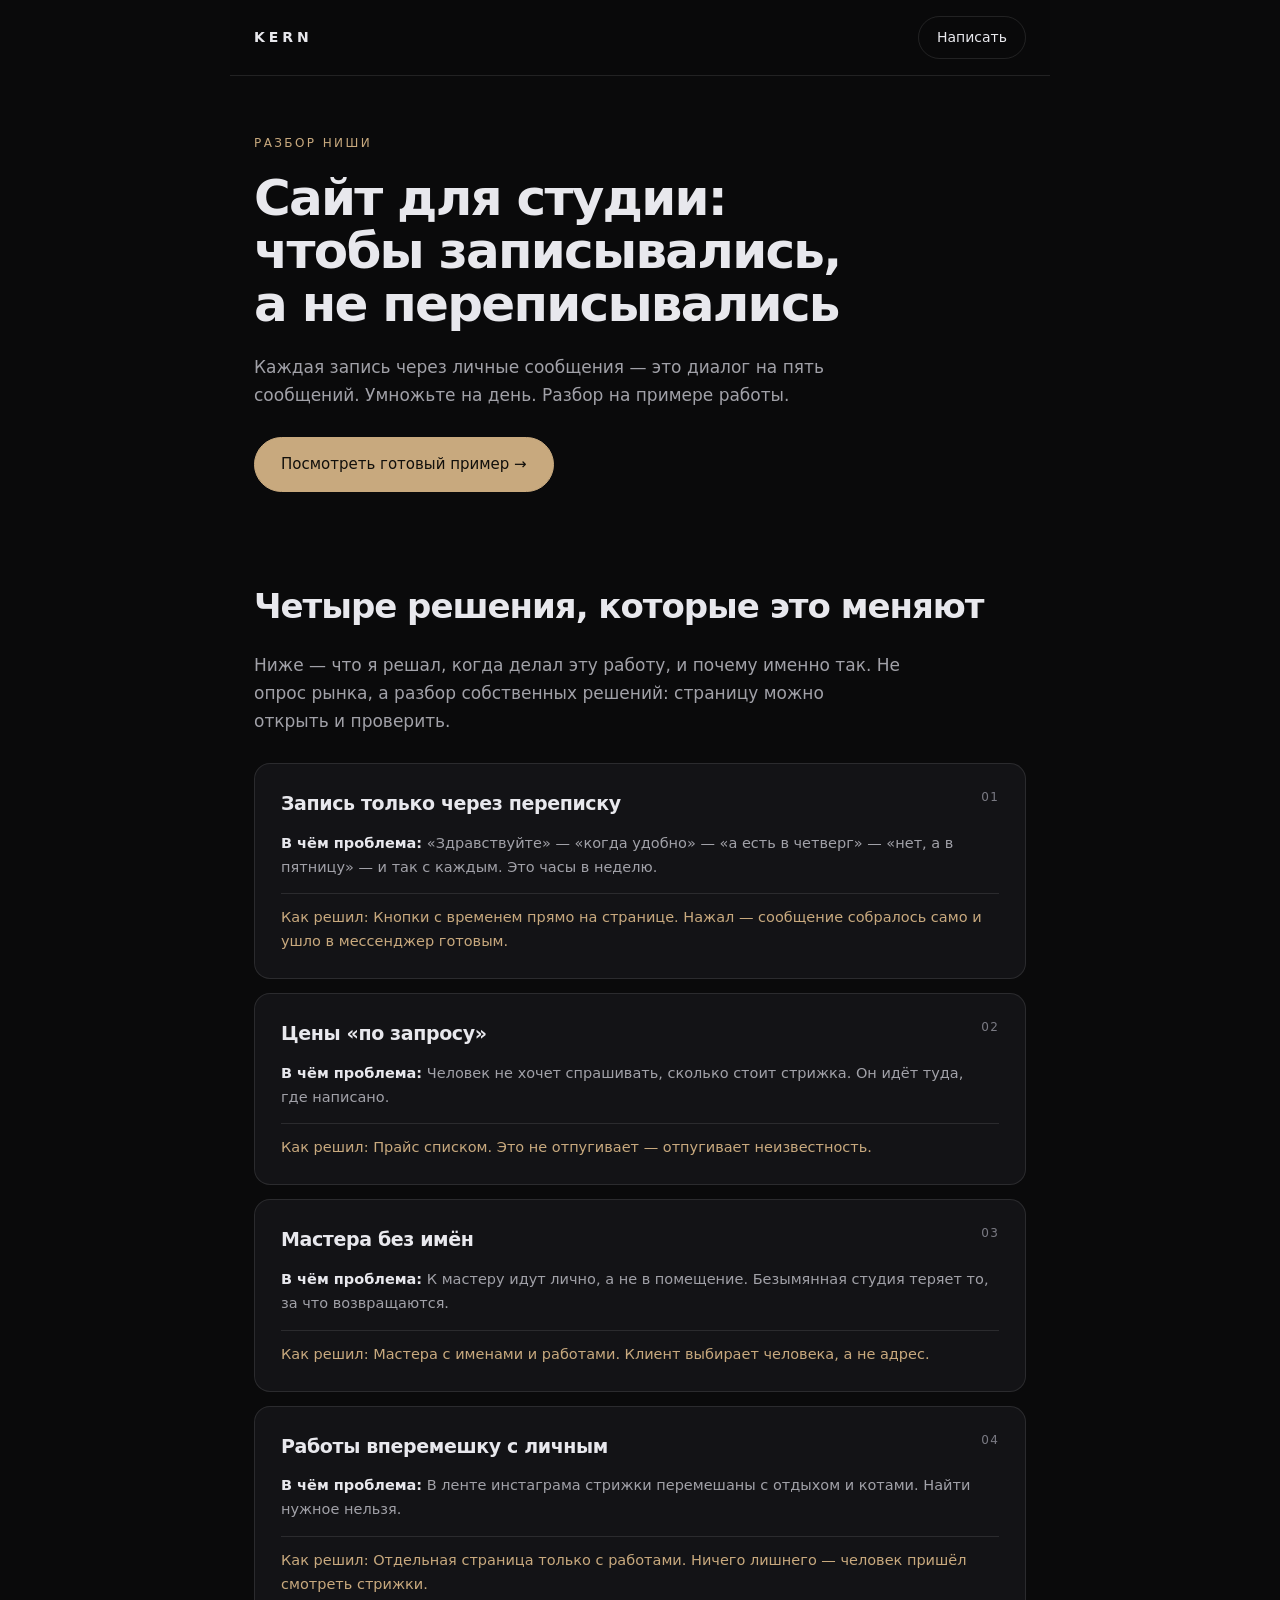
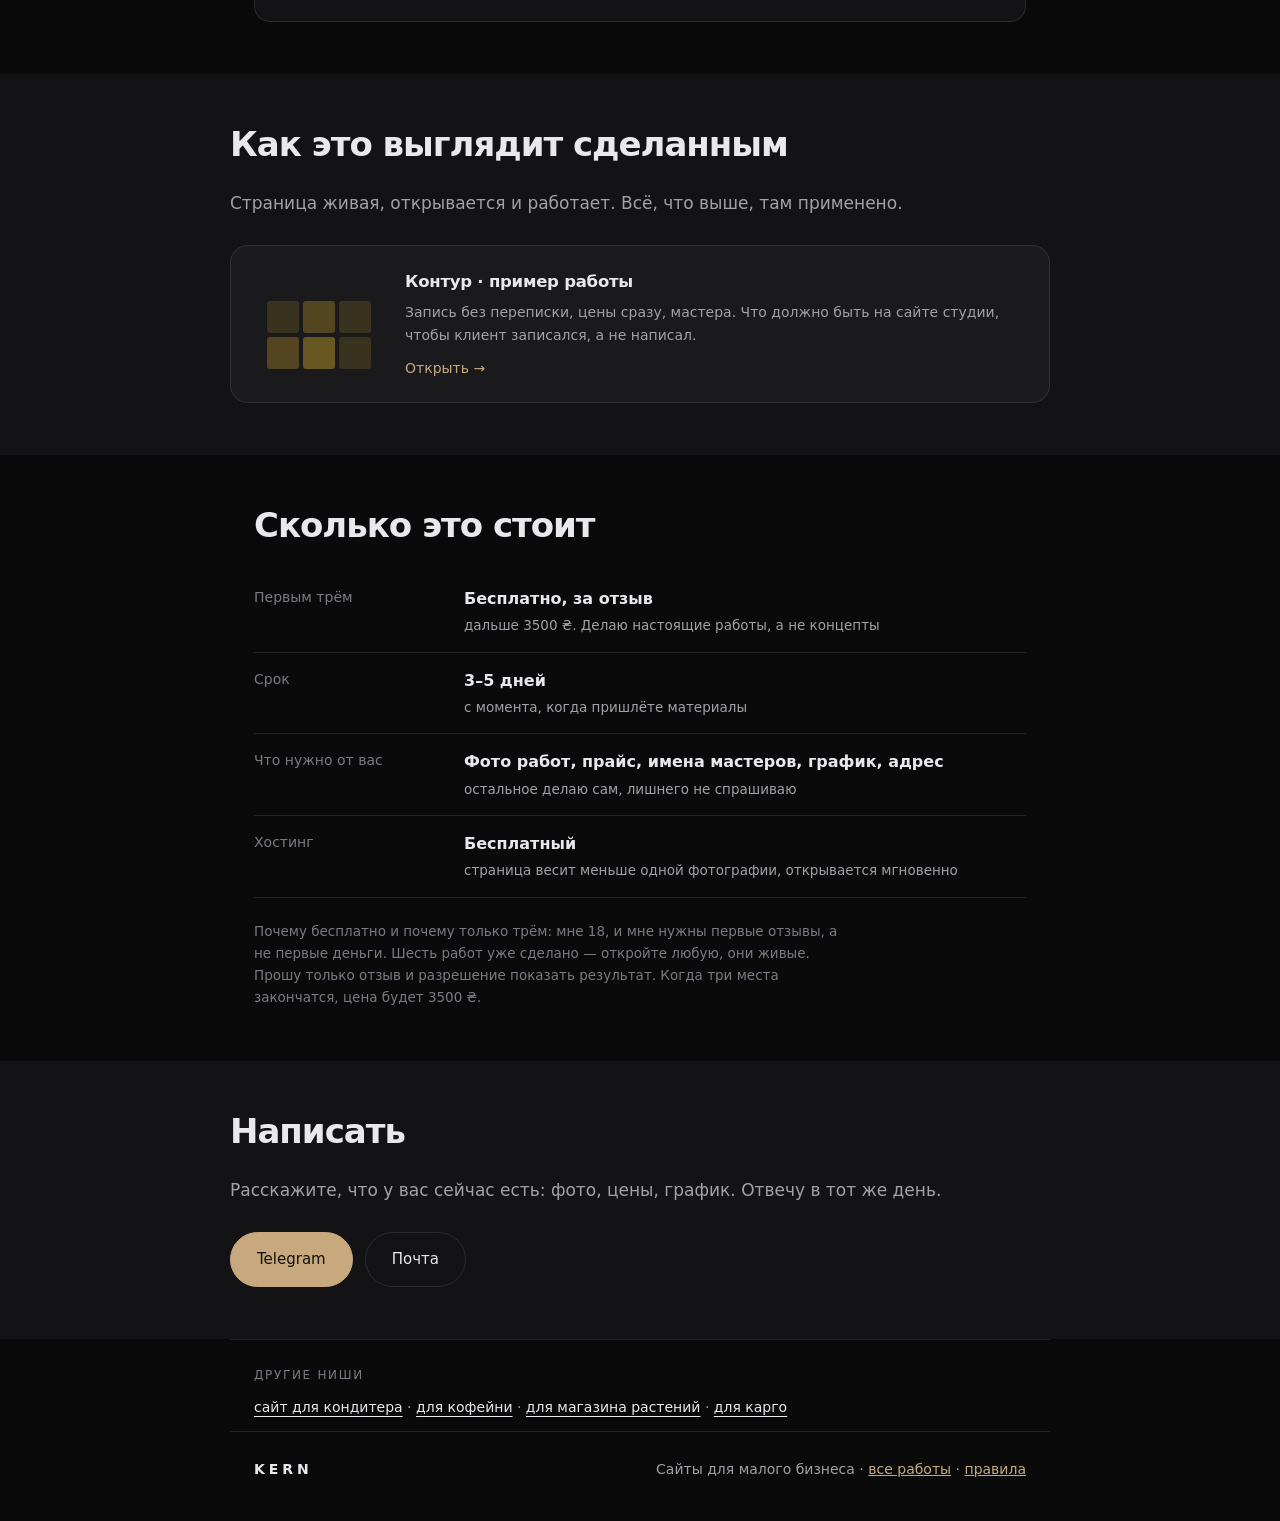
<file: dlya-studii/index.html>
<!doctype html>
<html lang="ru">
<head>
<meta charset="utf-8">
<meta name="viewport" content="width=device-width, initial-scale=1">
<title>Сайт для студии стрижки или барбершопа | KERN</title>
<meta name="description" content="Запись без переписки, цены сразу, мастера. Что должно быть на сайте студии, чтобы клиент записался, а не написал.">
<meta name="theme-color" content="#0A0A0B">
<link rel="canonical" href="https://works-32x.pages.dev/dlya-studii/">
<link rel="icon" href="data:image/svg+xml,<svg xmlns='http://www.w3.org/2000/svg' viewBox='0 0 32 32'><rect width='32' height='32' rx='8' fill='%230A0A0B'/><circle cx='16' cy='16' r='5' fill='none' stroke='%23E8E8ED' stroke-width='2'/></svg>">
<meta property="og:title" content="Сайт для студии стрижки или барбершопа">
<meta property="og:description" content="Запись без переписки, цены сразу, мастера. Что должно быть на сайте студии, чтобы клиент записался, а не написал.">
<meta property="og:type" content="article">
<link rel="stylesheet" href="styles.css">
  <meta property="og:url" content="https://works-32x.pages.dev/dlya-studii/">
  <meta property="og:image" content="https://works-32x.pages.dev/dlya-studii/og.jpg">
  <meta property="og:image:width" content="1200">
  <meta property="og:image:height" content="630">
  <meta name="twitter:card" content="summary_large_image">
</head>
<body>

<nav class="nav">
  <a class="nav__logo" href="/">KERN</a>
  <a class="nav__cta" href="#zv">Написать</a>
</nav>

<header class="hero">
  <span class="eyebrow">Разбор ниши</span>
  <h1>Сайт для студии:<br>чтобы записывались,<br>а не переписывались</h1>
  <p class="lead">Каждая запись через личные сообщения — это диалог на пять сообщений. Умножьте на день. Разбор на примере работы.</p>
  <a class="btn btn--main" href="https://works-32x.pages.dev/studio" target="_blank" rel="noopener">Посмотреть готовый пример →</a>
</header>

<section class="sec">
  <h2>Четыре решения, которые это меняют</h2>
  <p class="lead">Ниже — что я решал, когда делал эту работу, и почему именно так. Не опрос рынка, а разбор собственных решений: страницу можно открыть и проверить.</p>

  <ol class="err">
    <li>
      <h3>Запись только через переписку</h3>
      <p><b>В чём проблема:</b> «Здравствуйте» — «когда удобно» — «а есть в четверг» — «нет, а в пятницу» — и так с каждым. Это часы в неделю.</p>
      <p class="err__f">Как решил: Кнопки с временем прямо на странице. Нажал — сообщение собралось само и ушло в мессенджер готовым.</p>
    </li>
    <li>
      <h3>Цены «по запросу»</h3>
      <p><b>В чём проблема:</b> Человек не хочет спрашивать, сколько стоит стрижка. Он идёт туда, где написано.</p>
      <p class="err__f">Как решил: Прайс списком. Это не отпугивает — отпугивает неизвестность.</p>
    </li>
    <li>
      <h3>Мастера без имён</h3>
      <p><b>В чём проблема:</b> К мастеру идут лично, а не в помещение. Безымянная студия теряет то, за что возвращаются.</p>
      <p class="err__f">Как решил: Мастера с именами и работами. Клиент выбирает человека, а не адрес.</p>
    </li>
    <li>
      <h3>Работы вперемешку с личным</h3>
      <p><b>В чём проблема:</b> В ленте инстаграма стрижки перемешаны с отдыхом и котами. Найти нужное нельзя.</p>
      <p class="err__f">Как решил: Отдельная страница только с работами. Ничего лишнего — человек пришёл смотреть стрижки.</p>
    </li>
  </ol>
</section>

<section class="sec sec--tint">
  <h2>Как это выглядит сделанным</h2>
  <p class="lead">Страница живая, открывается и работает. Всё, что выше, там применено.</p>

  <div class="demo">
    <a class="demo__link" href="https://works-32x.pages.dev/studio" target="_blank" rel="noopener">
      <span class="demo__mini" aria-hidden="true" style="background:#1A1A1D">
        <i class="m1" style="background:#C9A227"></i><i class="m2" style="background:#C9A227;opacity:.5"></i>
        <span class="m3"><i style="background:#C9A227"></i><i style="background:#C9A227"></i><i style="background:#C9A227"></i><i style="background:#C9A227"></i><i style="background:#C9A227"></i><i style="background:#C9A227"></i></span>
      </span>
      <span class="demo__t">
        <b>Контур · пример работы</b>
        <span>Запись без переписки, цены сразу, мастера. Что должно быть на сайте студии, чтобы клиент записался, а не написал.</span>
        <span class="demo__go">Открыть →</span>
      </span>
    </a>
  </div>
</section>

<section class="sec">
  <h2>Сколько это стоит</h2>
  <dl class="rows">
    <div><dt>Первым трём</dt><dd><b>Бесплатно, за отзыв</b><span>дальше 3500 ₴. Делаю настоящие работы, а не концепты</span></dd></div>
    <div><dt>Срок</dt><dd><b>3–5 дней</b><span>с момента, когда пришлёте материалы</span></dd></div>
    <div><dt>Что нужно от вас</dt><dd><b>Фото работ, прайс, имена мастеров, график, адрес</b><span>остальное делаю сам, лишнего не спрашиваю</span></dd></div>
    <div><dt>Хостинг</dt><dd><b>Бесплатный</b><span>страница весит меньше одной фотографии, открывается мгновенно</span></dd></div>
  </dl>
  <p class="note">Почему бесплатно и почему только трём: мне 18, и мне нужны первые отзывы, а не первые деньги. Шесть работ уже сделано — откройте любую, они живые. Прошу только отзыв и разрешение показать результат. Когда три места закончатся, цена будет 3500 ₴.</p>
</section>

<section class="sec sec--tint" id="zv">
  <h2>Написать</h2>
  <p class="lead">Расскажите, что у вас сейчас есть: фото, цены, график. Отвечу в тот же день.</p>
  <div class="act">
    <a class="btn btn--main" href="https://t.me/go2m_rix" target="_blank" rel="noopener">Telegram</a>
    <a class="btn" href="mailto:abhudrahamen2@gmail.com?subject=Сайт для студии стрижки или барбершопа | KERN">Почта</a>
  </div>
</section>


<nav class="other">
  <span class="other__t">Другие ниши</span>
  <a href="/dlya-konditera/">сайт для кондитера</a> · <a href="/dlya-kofeyni/">для кофейни</a> · <a href="/dlya-magazina-rasteniy/">для магазина растений</a> · <a href="/dlya-cargo/">для карго</a>
</nav>

<footer class="foot">
  <span class="foot__logo">KERN</span>
  <span>Сайты для малого бизнеса · <a href="/">все работы</a> · <a href="/pravila/">правила</a></span>
</footer>

</body>
</html>
</file>
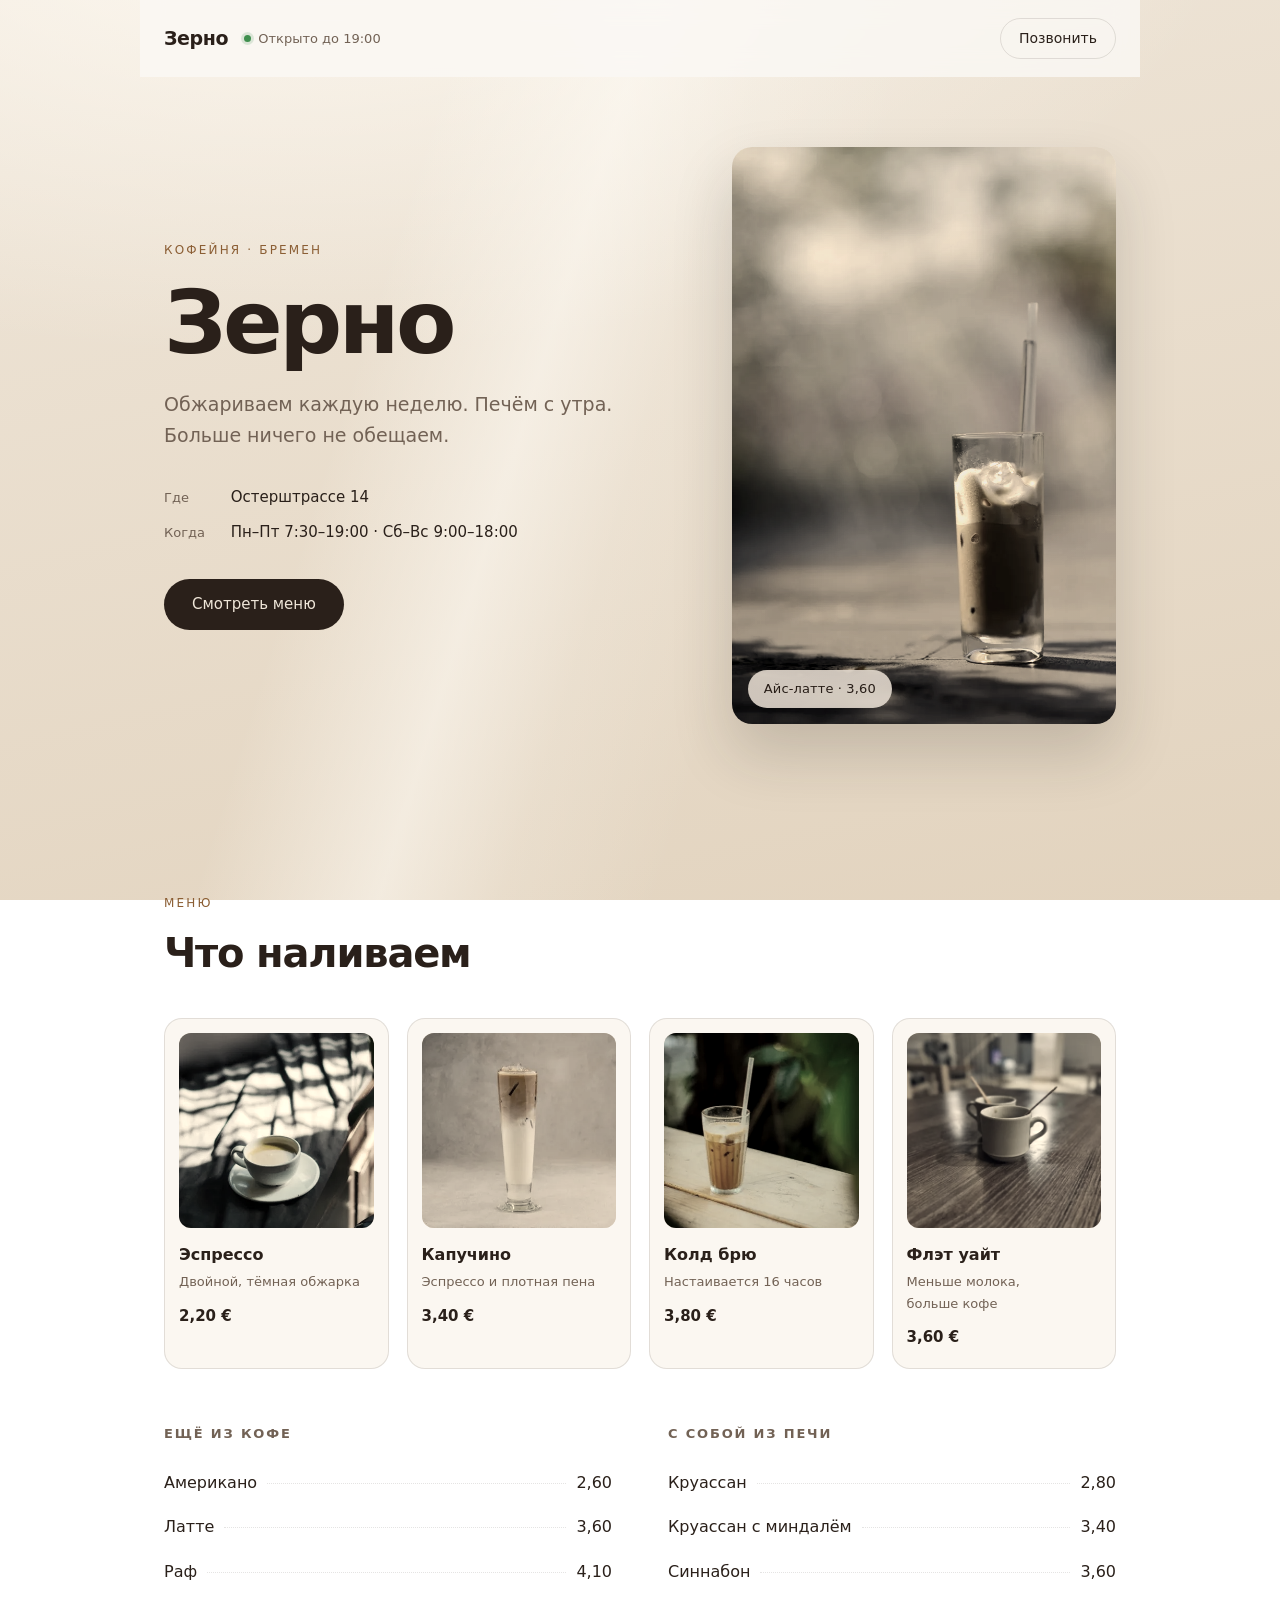
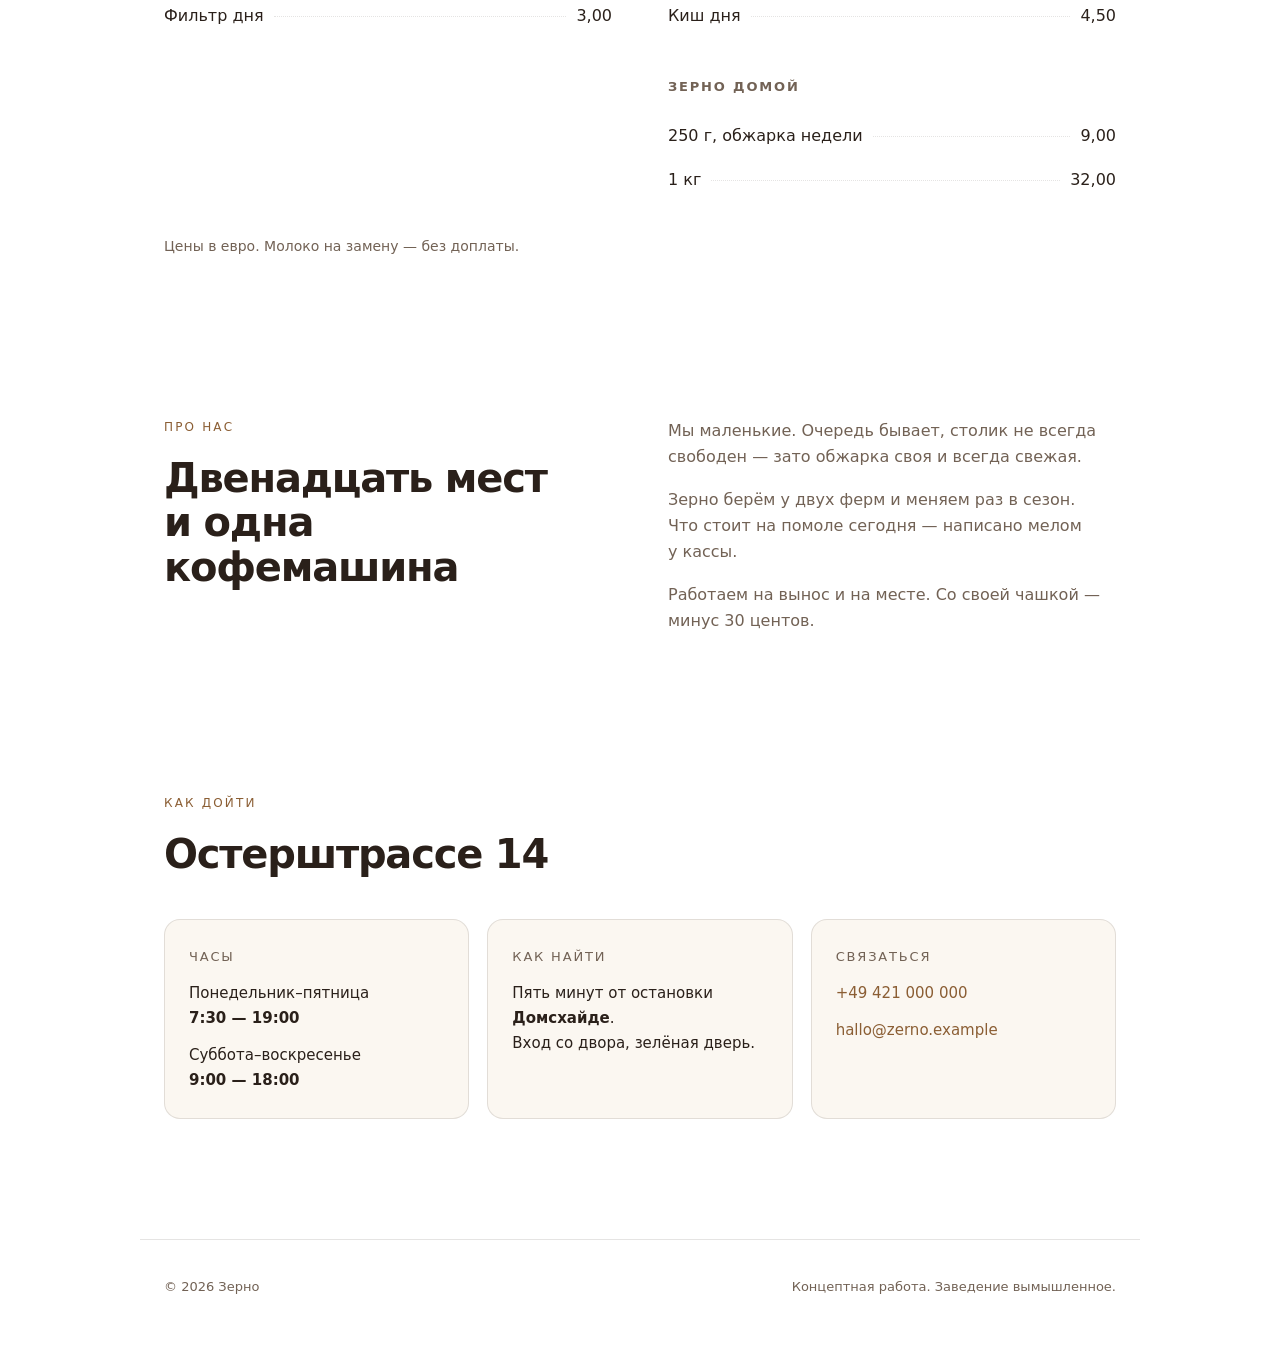
<file: kofe/index.html>
<!doctype html>
<html lang="ru">
<head>
<meta charset="utf-8">
<meta name="viewport" content="width=device-width, initial-scale=1">
<title>Зерно — кофейня на Остерштрассе</title>
<meta name="description" content="Небольшая кофейня: обжарка каждую неделю, выпечка с утра. Остерштрассе 14, Бремен. Открыто с 7:30.">
<meta name="theme-color" content="#FAF8F5">
<meta property="og:title" content="Зерно — кофейня">
<meta property="og:description" content="Обжарка каждую неделю. Выпечка с утра.">
<meta property="og:type" content="website">
<link rel="icon" href="data:image/svg+xml,<svg xmlns='http://www.w3.org/2000/svg' viewBox='0 0 32 32'><rect width='32' height='32' rx='8' fill='%23FAF8F5'/><text x='16' y='23' font-size='18' font-family='system-ui' font-weight='600' fill='%23503A28' text-anchor='middle'>З</text></svg>">
<link rel="stylesheet" href="styles.css">
  <link rel="canonical" href="https://works-32x.pages.dev/kofe/">
  <meta property="og:url" content="https://works-32x.pages.dev/kofe/">
  <meta property="og:image" content="https://works-32x.pages.dev/kofe/og.jpg">
  <meta property="og:image:width" content="1200">
  <meta property="og:image:height" content="630">
  <meta name="twitter:card" content="summary_large_image">
</head>
<body>

<header class="nav">
  <a href="#" class="nav__logo">Зерно</a>
  <!-- Статус подставляет JS: считает по текущему времени -->
  <span class="status" id="status" aria-live="polite">
    <span class="status__dot"></span><span id="statusText">—</span>
  </span>
  <a href="tel:+4942100000000" class="nav__call">Позвонить</a>
</header>

<main>

  <!-- ЭКРАН 1 — сразу отвечает на три вопроса: что, где, когда -->
  <section class="hero">
    <div class="hero__text reveal">
      <p class="eyebrow">Кофейня · Бремен</p>
      <h1>Зерно</h1>
      <p class="hero__sub">
        Обжариваем каждую неделю. Печём с утра.<br>
        Больше ничего не обещаем.
      </p>
      <div class="hero__meta">
        <div><span class="k">Где</span> Остерштрассе 14</div>
        <div><span class="k">Когда</span> Пн–Пт 7:30–19:00 · Сб–Вс 9:00–18:00</div>
      </div>
      <a href="#menu" class="btn">Смотреть меню</a>
    </div>
    <!-- Настоящий снимок вместо рисунка. Тёплый фильтр приводит его к палитре страницы -->
    <figure class="shot">
      <picture><source srcset="media/hero.webp" type="image/webp"><img src="media/hero.jpg" alt="Айс-латте в стакане" width="1100" height="1650" fetchpriority="high"></picture>
      <figcaption class="shot__tag">Айс-латте · 3,60</figcaption>
    </figure>
  </section>

  <!-- ЭКРАН 2 — меню. Главное, зачем заходят на сайт кафе -->
  <section class="section" id="menu">
    <p class="eyebrow reveal">Меню</p>
    <h2 class="reveal">Что наливаем</h2>

    <div class="grid">
      <article class="item reveal">
        <div class="item__pic"><picture><source srcset="media/p1.webp" type="image/webp"><img src="media/p1.jpg" alt="Эспрессо" loading="lazy" width="560" height="840"></picture></div>
        <h3>Эспрессо</h3>
        <p>Двойной, тёмная обжарка</p>
        <span class="item__price">2,20 €</span>
      </article>
      <article class="item reveal">
        <div class="item__pic"><picture><source srcset="media/p2.webp" type="image/webp"><img src="media/p2.jpg" alt="Капучино" loading="lazy" width="560" height="374"></picture></div>
        <h3>Капучино</h3>
        <p>Эспрессо и плотная пена</p>
        <span class="item__price">3,40 €</span>
      </article>
      <article class="item reveal">
        <div class="item__pic"><picture><source srcset="media/p3.webp" type="image/webp"><img src="media/p3.jpg" alt="Колд брю" loading="lazy" width="560" height="840"></picture></div>
        <h3>Колд брю</h3>
        <p>Настаивается 16 часов</p>
        <span class="item__price">3,80 €</span>
      </article>
      <article class="item reveal">
        <div class="item__pic"><picture><source srcset="media/p4.webp" type="image/webp"><img src="media/p4.jpg" alt="Флэт уайт" loading="lazy" width="560" height="746"></picture></div>
        <h3>Флэт уайт</h3>
        <p>Меньше молока, больше кофе</p>
        <span class="item__price">3,60 €</span>
      </article>
    </div>

    <!-- Остальное — обычным списком: не всё нужно показывать фотографией -->
    <div class="menu">
      <div class="menu__col reveal">
        <h3 class="menu__title">Ещё из кофе</h3>
        <ul class="price">
          <li><span>Американо</span><i></i><b>2,60</b></li>
          <li><span>Латте</span><i></i><b>3,60</b></li>
          <li><span>Раф</span><i></i><b>4,10</b></li>
          <li><span>Фильтр дня</span><i></i><b>3,00</b></li>
        </ul>
      </div>
      <div class="menu__col reveal">
        <h3 class="menu__title">С собой из печи</h3>
        <ul class="price">
          <li><span>Круассан</span><i></i><b>2,80</b></li>
          <li><span>Круассан с миндалём</span><i></i><b>3,40</b></li>
          <li><span>Синнабон</span><i></i><b>3,60</b></li>
          <li><span>Киш дня</span><i></i><b>4,50</b></li>
        </ul>
        <h3 class="menu__title menu__title--gap">Зерно домой</h3>
        <ul class="price">
          <li><span>250 г, обжарка недели</span><i></i><b>9,00</b></li>
          <li><span>1 кг</span><i></i><b>32,00</b></li>
        </ul>
      </div>
    </div>

    <p class="note reveal">Цены в евро. Молоко на замену — без доплаты.</p>
  </section>

  <!-- ЭКРАН 3 — коротко о месте -->
  <section class="section section--split">
    <div>
      <p class="eyebrow reveal">Про нас</p>
      <h2 class="reveal">Двенадцать мест<br>и одна кофемашина</h2>
    </div>
    <div class="about reveal">
      <p>Мы маленькие. Очередь бывает, столик не всегда свободен — зато обжарка своя и всегда свежая.</p>
      <p>Зерно берём у двух ферм и меняем раз в сезон. Что стоит на помоле сегодня — написано мелом у кассы.</p>
      <p>Работаем на вынос и на месте. Со своей чашкой — минус 30 центов.</p>
    </div>
  </section>

  <!-- ЭКРАН 4 — как дойти. Второе по важности после меню -->
  <section class="section" id="where">
    <p class="eyebrow reveal">Как дойти</p>
    <h2 class="reveal">Остерштрассе 14</h2>

    <div class="cards">
      <div class="card reveal">
        <h3>Часы</h3>
        <p>Понедельник–пятница<br><b>7:30 — 19:00</b></p>
        <p>Суббота–воскресенье<br><b>9:00 — 18:00</b></p>
      </div>
      <div class="card reveal">
        <h3>Как найти</h3>
        <p>Пять минут от остановки <b>Домсхайде</b>.<br>Вход со двора, зелёная дверь.</p>
      </div>
      <div class="card reveal">
        <h3>Связаться</h3>
        <p><a href="tel:+4942100000000">+49 421 000 000</a></p>
        <p><a href="mailto:hallo@zerno.example">hallo@zerno.example</a></p>
      </div>
    </div>
  </section>

</main>

<footer class="footer">
  <span>© 2026 Зерно</span>
  <span class="footer__note">Концептная работа. Заведение вымышленное.</span>
</footer>

<script src="script.js"></script>
</body>
</html>
</file>
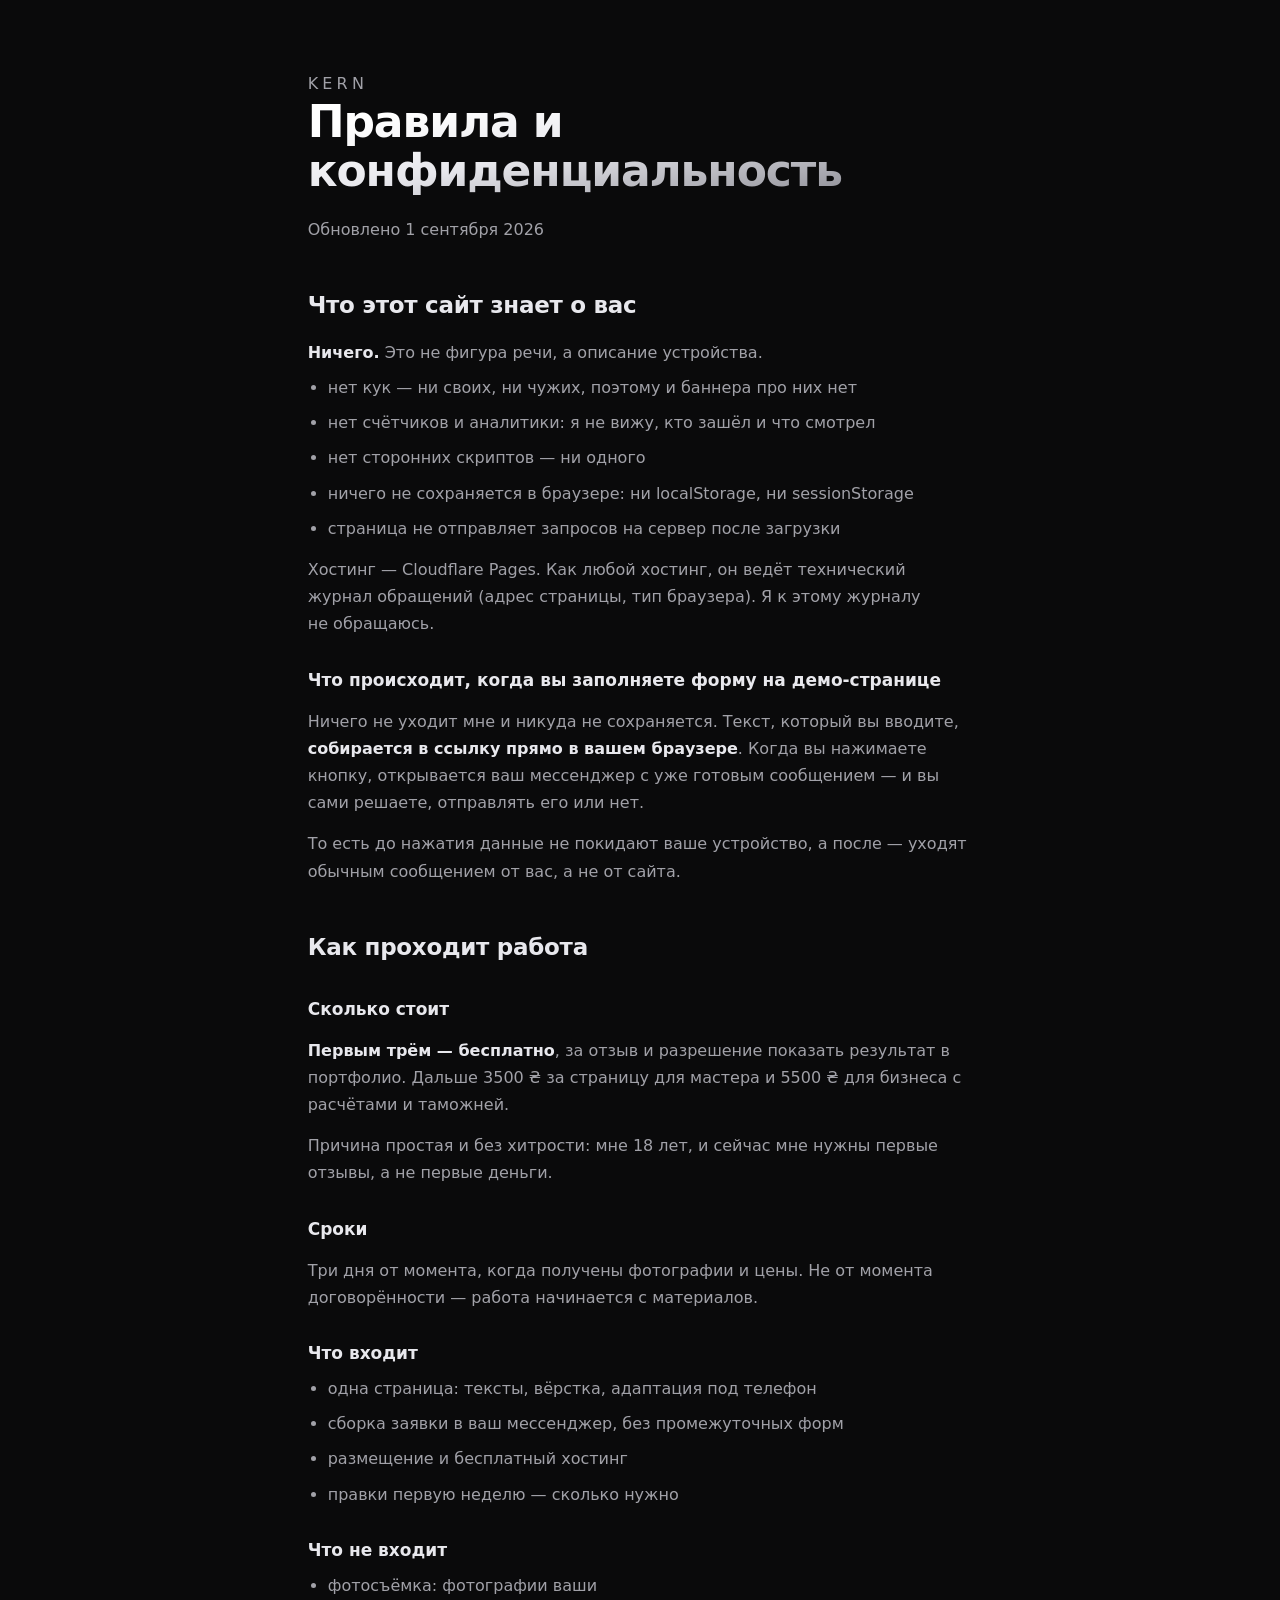
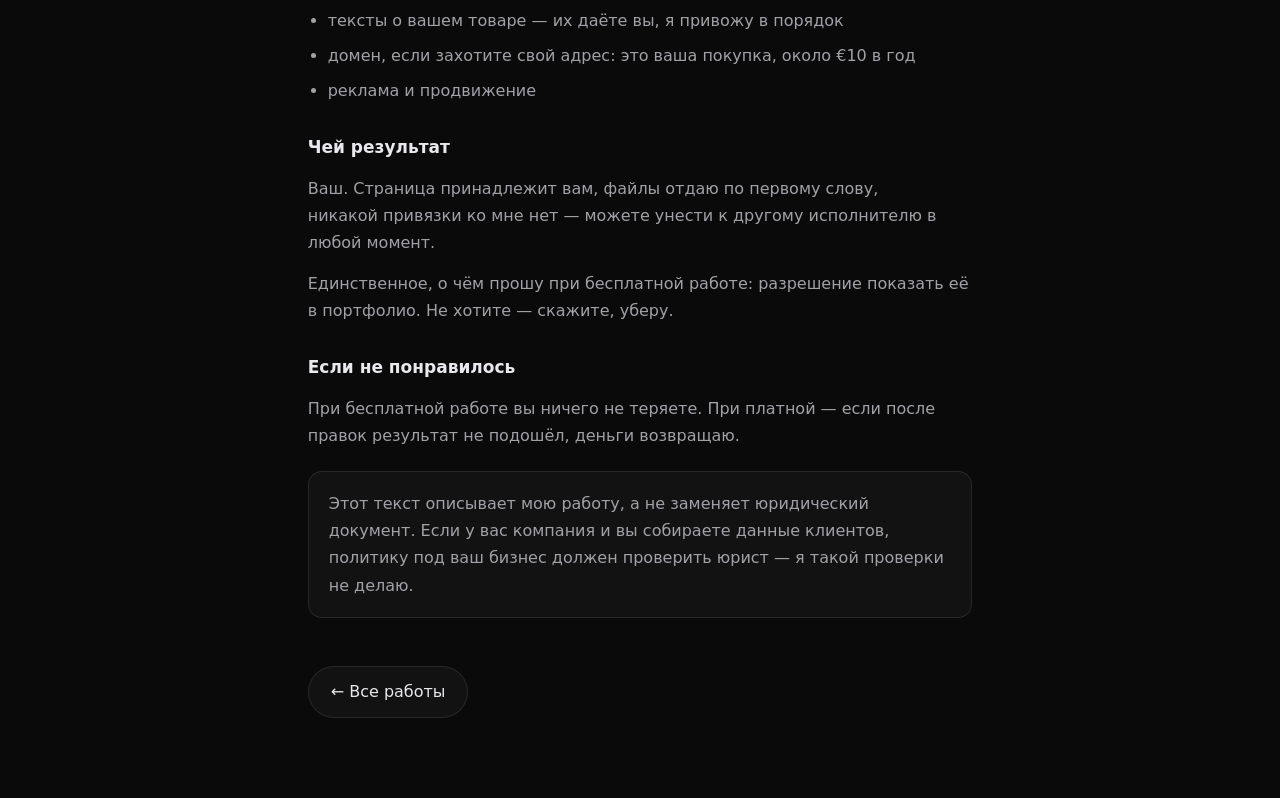
<file: pravila/index.html>
<!doctype html>
<html lang="ru">
<head>
  <meta charset="utf-8">
  <meta name="viewport" content="width=device-width, initial-scale=1">
  <title>Правила и конфиденциальность — KERN</title>
  <meta name="description" content="Что сайт собирает о посетителе (ничего), как проходит работа, что входит в цену и кому принадлежит результат.">
  <link rel="canonical" href="https://works-32x.pages.dev/pravila/">
  <meta property="og:title" content="Правила и конфиденциальность — KERN">
  <meta property="og:description" content="Сайт не собирает данных, не ставит кук и не подключает сторонних сервисов. Здесь написано, как всё устроено.">
  <meta property="og:url" content="https://works-32x.pages.dev/pravila/">
  <meta property="og:type" content="article">
  <meta name="theme-color" content="#0A0A0B">
  <link rel="icon" href="data:image/svg+xml,<svg xmlns='http://www.w3.org/2000/svg' viewBox='0 0 32 32'><rect width='32' height='32' rx='7' fill='%230A0A0B'/><text x='16' y='22' font-family='system-ui' font-size='15' font-weight='600' fill='%23E8E8ED' text-anchor='middle'>K</text></svg>">
  <link rel="stylesheet" href="/styles.css">
</head>
<body>
<main class="doc">
  <p class="doc__eyebrow">KERN</p>
  <h1>Правила и конфиденциальность</h1>
  <p class="doc__upd">Обновлено 1 сентября 2026</p>

  <h2>Что этот сайт знает о вас</h2>
  <p><strong>Ничего.</strong> Это не фигура речи, а описание устройства.</p>
  <ul>
    <li>нет кук — ни своих, ни чужих, поэтому и баннера про них нет</li>
    <li>нет счётчиков и аналитики: я не вижу, кто зашёл и что смотрел</li>
    <li>нет сторонних скриптов — ни одного</li>
    <li>ничего не сохраняется в браузере: ни localStorage, ни sessionStorage</li>
    <li>страница не отправляет запросов на сервер после загрузки</li>
  </ul>
  <p>Хостинг — Cloudflare Pages. Как любой хостинг, он ведёт технический журнал обращений (адрес страницы, тип браузера). Я к этому журналу не обращаюсь.</p>

  <h3>Что происходит, когда вы заполняете форму на демо-странице</h3>
  <p>Ничего не уходит мне и никуда не сохраняется. Текст, который вы вводите, <strong>собирается в ссылку прямо в вашем браузере</strong>. Когда вы нажимаете кнопку, открывается ваш мессенджер с уже готовым сообщением — и вы сами решаете, отправлять его или нет.</p>
  <p>То есть до нажатия данные не покидают ваше устройство, а после — уходят обычным сообщением от вас, а не от сайта.</p>

  <h2>Как проходит работа</h2>
  <h3>Сколько стоит</h3>
  <p><strong>Первым трём — бесплатно</strong>, за отзыв и разрешение показать результат в портфолио. Дальше 3500 ₴ за страницу для мастера и 5500 ₴ для бизнеса с расчётами и таможней.</p>
  <p>Причина простая и без хитрости: мне 18 лет, и сейчас мне нужны первые отзывы, а не первые деньги.</p>

  <h3>Сроки</h3>
  <p>Три дня от момента, когда получены фотографии и цены. Не от момента договорённости — работа начинается с материалов.</p>

  <h3>Что входит</h3>
  <ul>
    <li>одна страница: тексты, вёрстка, адаптация под телефон</li>
    <li>сборка заявки в ваш мессенджер, без промежуточных форм</li>
    <li>размещение и бесплатный хостинг</li>
    <li>правки первую неделю — сколько нужно</li>
  </ul>

  <h3>Что не входит</h3>
  <ul>
    <li>фотосъёмка: фотографии ваши</li>
    <li>тексты о вашем товаре — их даёте вы, я привожу в порядок</li>
    <li>домен, если захотите свой адрес: это ваша покупка, около €10 в год</li>
    <li>реклама и продвижение</li>
  </ul>

  <h3>Чей результат</h3>
  <p>Ваш. Страница принадлежит вам, файлы отдаю по первому слову, никакой привязки ко мне нет — можете унести к другому исполнителю в любой момент.</p>
  <p>Единственное, о чём прошу при бесплатной работе: разрешение показать её в портфолио. Не хотите — скажите, уберу.</p>

  <h3>Если не понравилось</h3>
  <p>При бесплатной работе вы ничего не теряете. При платной — если после правок результат не подошёл, деньги возвращаю.</p>

  <div class="doc__note">
    <p>Этот текст описывает мою работу, а не заменяет юридический документ. Если у вас компания и вы собираете данные клиентов, политику под ваш бизнес должен проверить юрист — я такой проверки не делаю.</p>
  </div>

  <a class="doc__back" href="/">← Все работы</a>
</main>
</body>
</html>
</file>
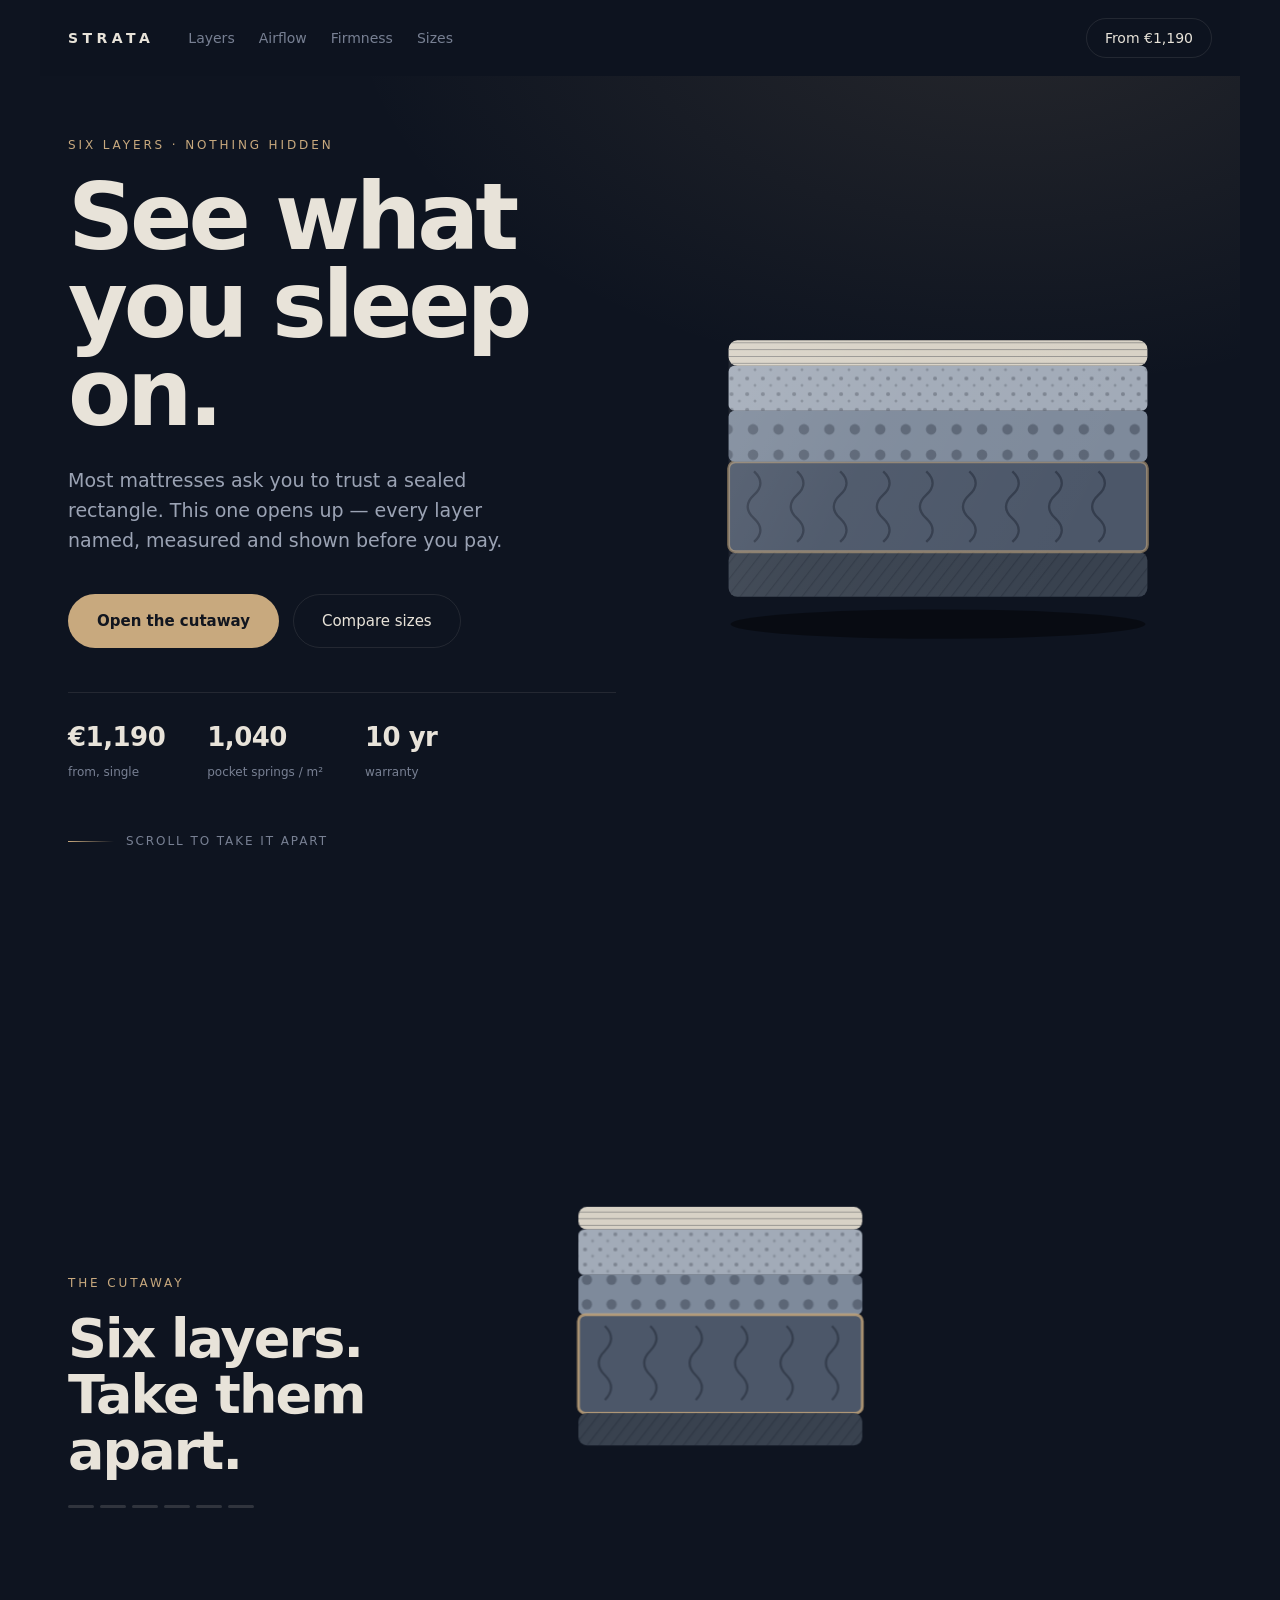
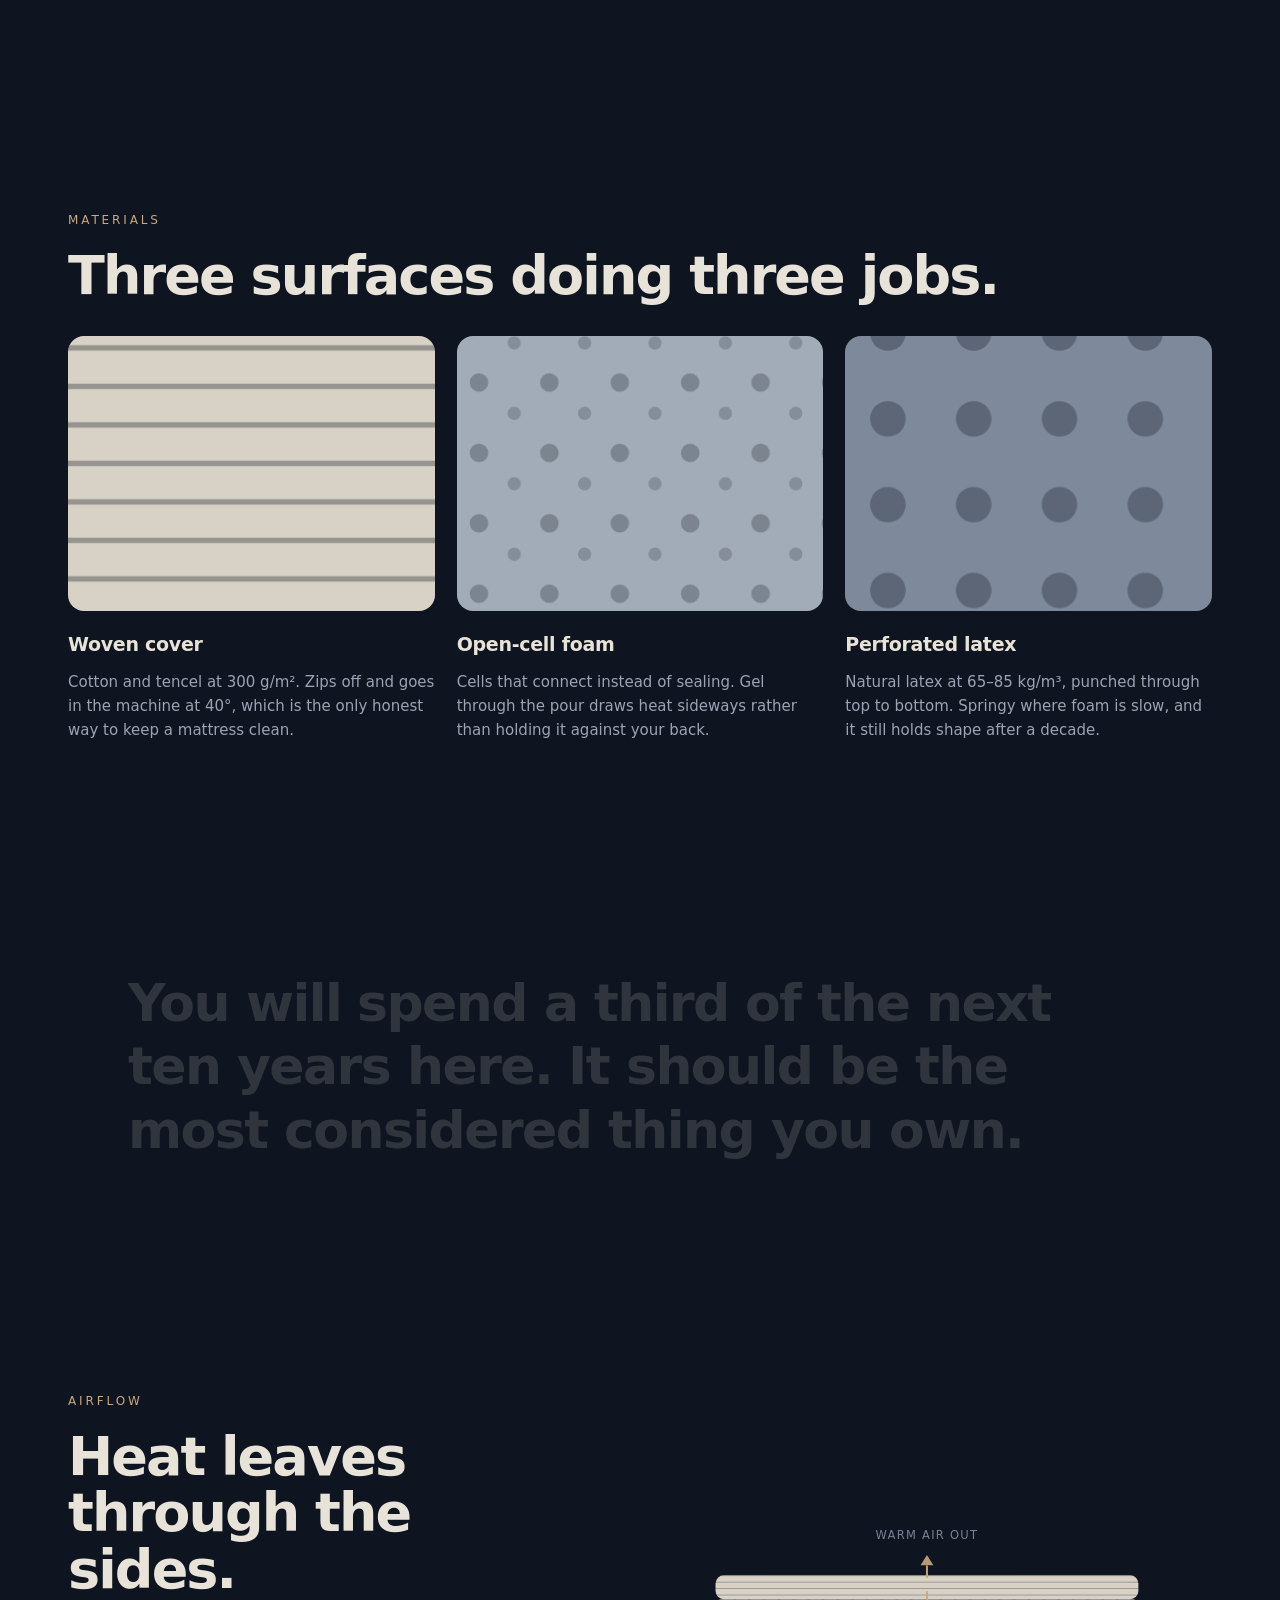
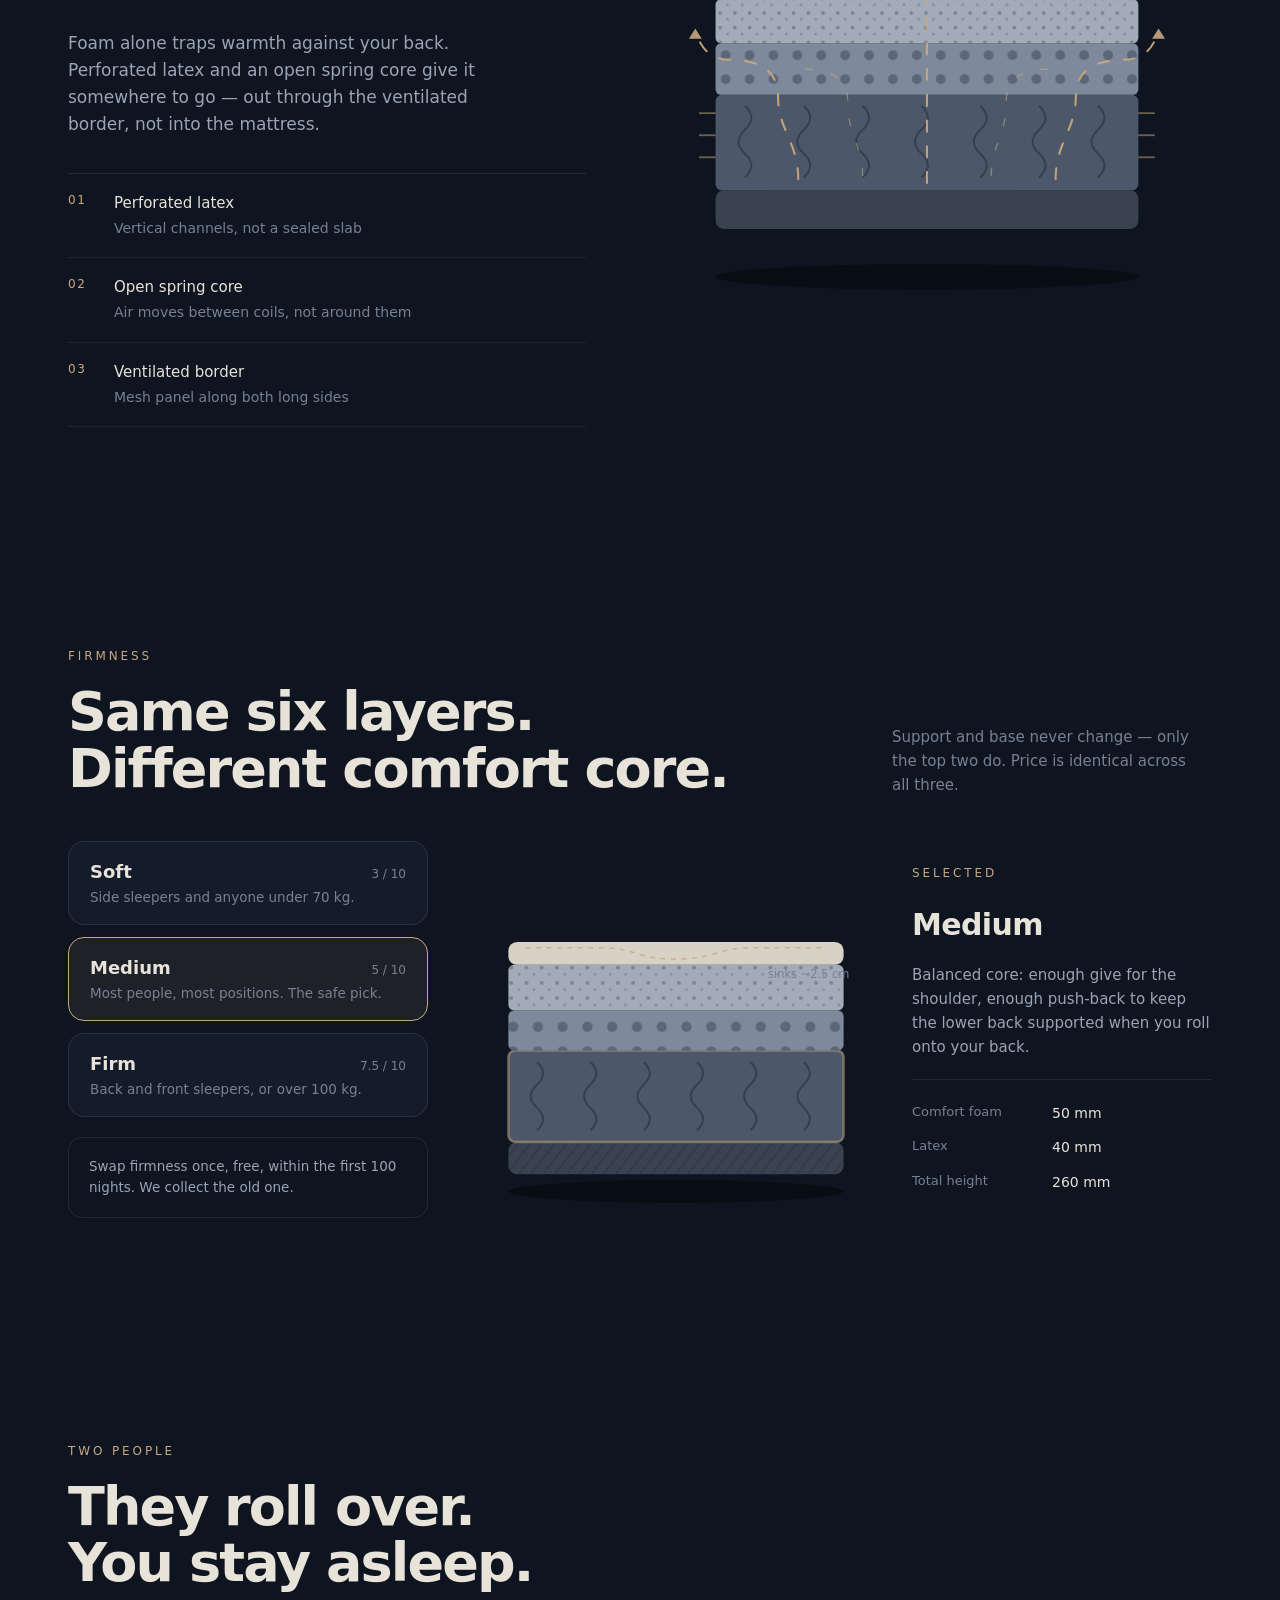
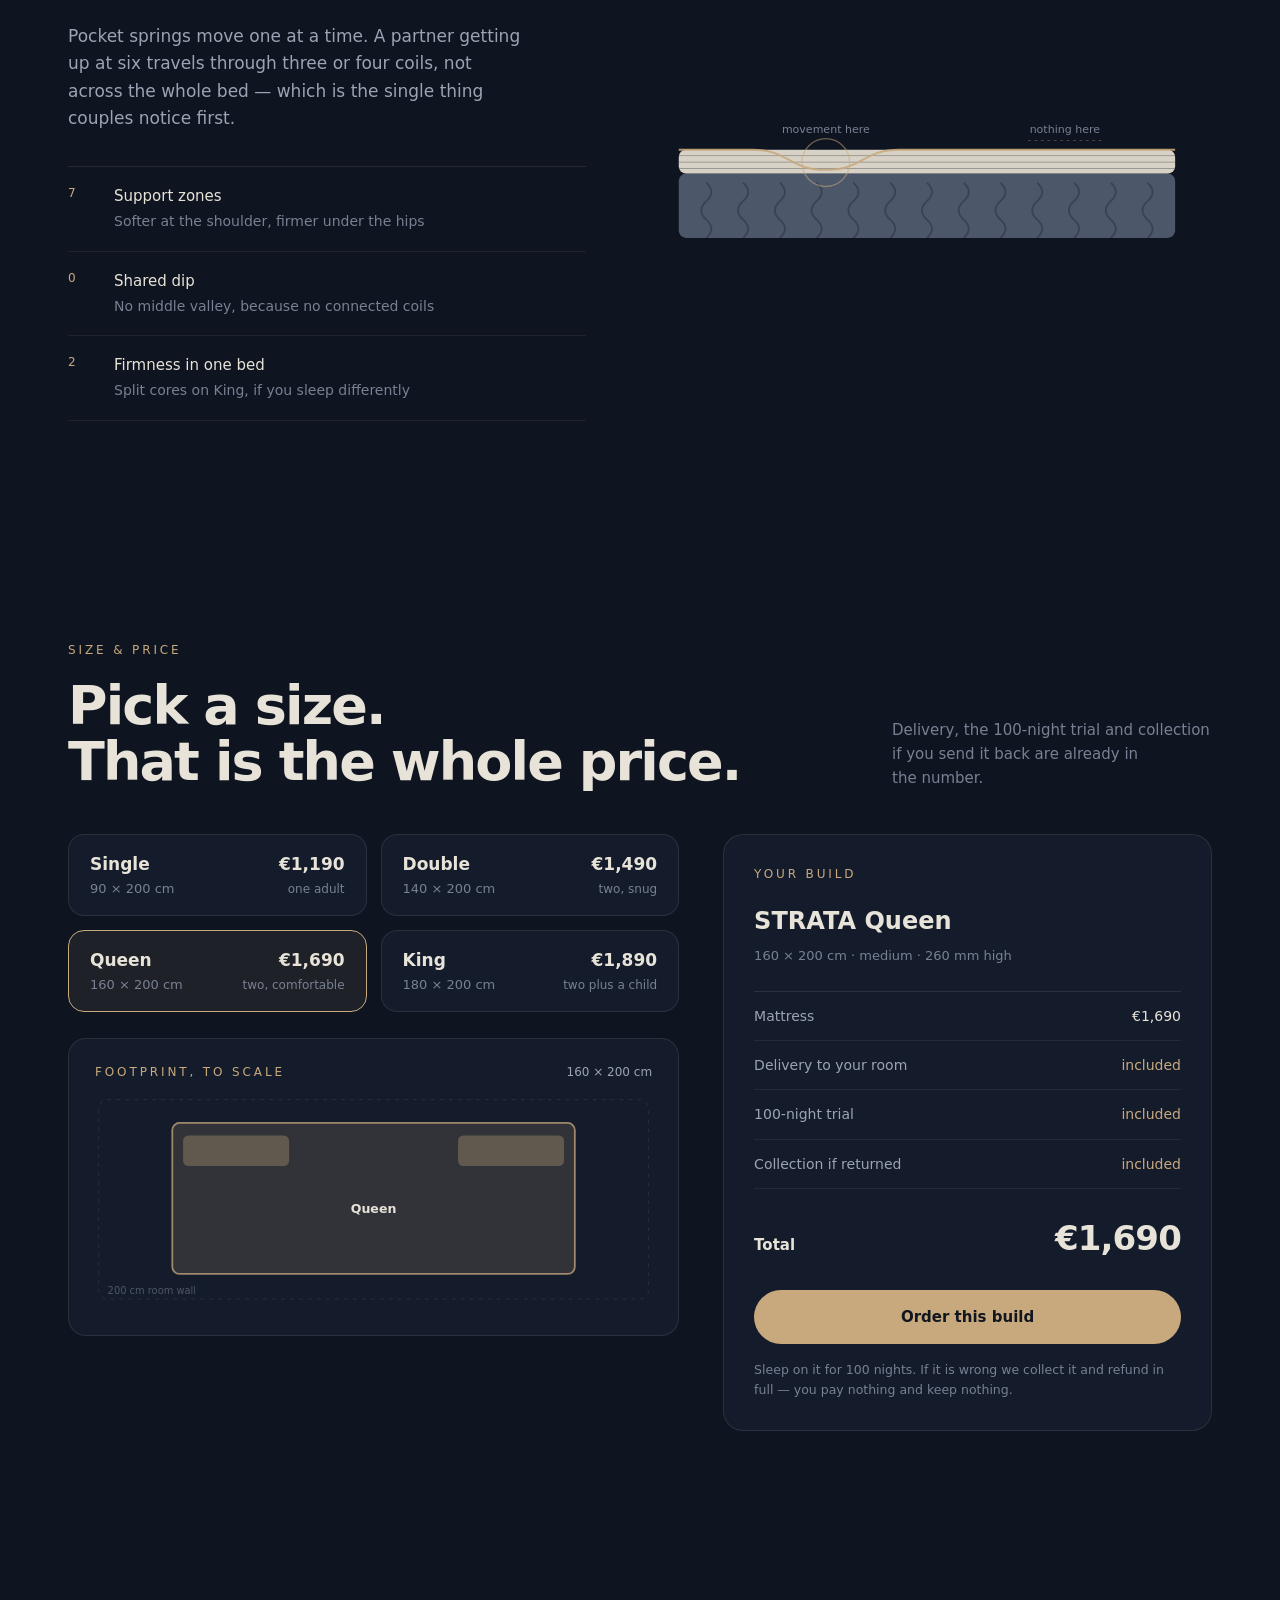
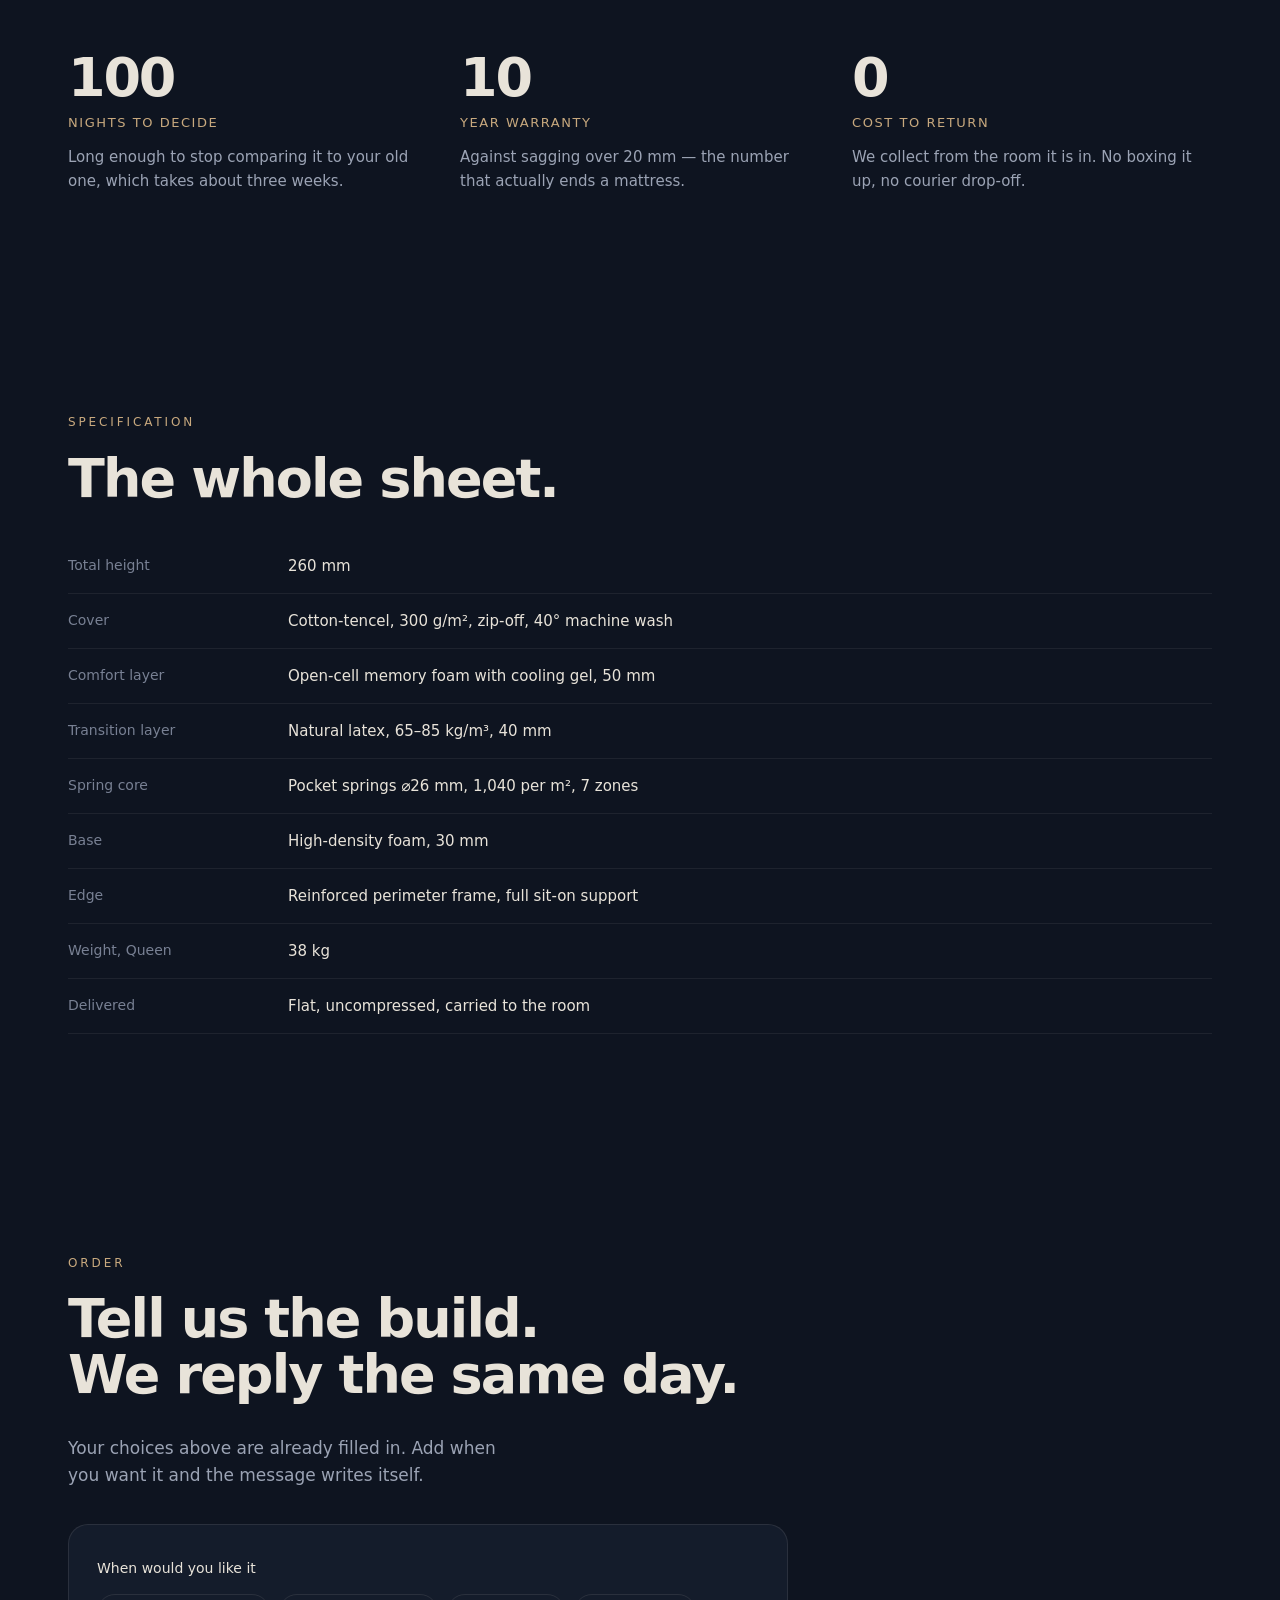
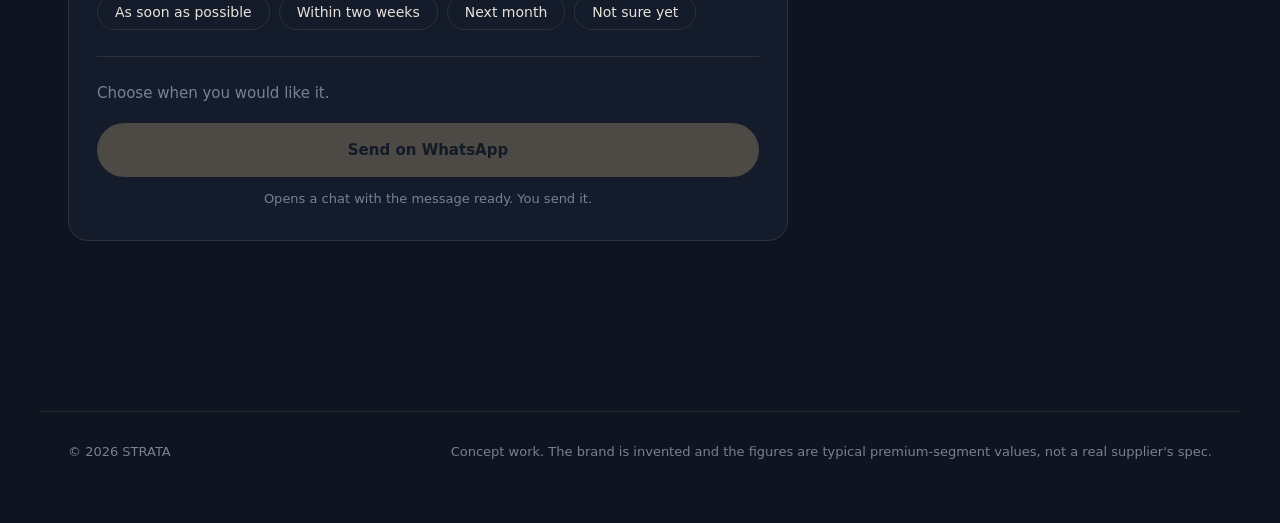
<file: strata/index.html>
<!doctype html>
<html lang="en">
<head>
<meta charset="utf-8">
<meta name="viewport" content="width=device-width, initial-scale=1">
<title>STRATA — see what you sleep on</title>
<meta name="description" content="A premium mattress that opens up: six layers named, measured and shown before you pay. Cotton-tencel cover, open-cell foam, natural latex, 1,040 pocket springs. From €1,190.">
<meta name="theme-color" content="#0E1420">
<meta property="og:title" content="STRATA — see what you sleep on">
<meta property="og:description" content="Six layers, every one named and measured. From €1,190.">
<meta property="og:type" content="website">
<link rel="icon" href="data:image/svg+xml,<svg xmlns='http://www.w3.org/2000/svg' viewBox='0 0 32 32'><rect width='32' height='32' rx='8' fill='%230E1420'/><g fill='%23C8A97E'><rect x='7' y='9' width='18' height='3' rx='1.5'/><rect x='7' y='14.5' width='18' height='3' rx='1.5' opacity='.7'/><rect x='7' y='20' width='18' height='3' rx='1.5' opacity='.45'/></g></svg>">
<link rel="stylesheet" href="styles.css">
  <link rel="canonical" href="https://works-32x.pages.dev/strata/">
  <meta property="og:url" content="https://works-32x.pages.dev/strata/">
  <meta property="og:image" content="https://works-32x.pages.dev/strata/og.jpg">
  <meta property="og:image:width" content="1200">
  <meta property="og:image:height" content="630">
  <meta name="twitter:card" content="summary_large_image">
</head>
<body>

<!-- Shared SVG patterns: defined once, used by the cutaway and the material panels -->
<svg width="0" height="0" style="position:absolute" aria-hidden="true">
  <defs>
    <pattern id="weave" width="7" height="7" patternUnits="userSpaceOnUse">
      <path d="M0 3.5 H7" stroke="#0E1420" stroke-opacity=".32" stroke-width="1"/>
    </pattern>
    <pattern id="cells" width="16" height="16" patternUnits="userSpaceOnUse">
      <circle cx="5" cy="5" r="2.1" fill="#0E1420" fill-opacity=".26"/>
      <circle cx="13" cy="12" r="1.5" fill="#0E1420" fill-opacity=".2"/>
    </pattern>
    <pattern id="perf" width="26" height="26" patternUnits="userSpaceOnUse">
      <circle cx="13" cy="13" r="5.4" fill="#0E1420" fill-opacity=".3"/>
    </pattern>
    <pattern id="hatch" width="10" height="10" patternUnits="userSpaceOnUse" patternTransform="rotate(38)">
      <path d="M0 0 V10" stroke="#0E1420" stroke-opacity=".22" stroke-width="2.6"/>
    </pattern>
    <linearGradient id="sheen" x1="0" y1="0" x2="1" y2=".3">
      <stop offset="0%" stop-color="#fff" stop-opacity=".10"/>
      <stop offset="42%" stop-color="#fff" stop-opacity=".03"/>
      <stop offset="100%" stop-color="#fff" stop-opacity="0"/>
    </linearGradient>
  </defs>
</svg>

<header class="nav">
  <a href="#top" class="nav__logo">STRATA</a>
  <nav class="nav__menu">
    <a href="#layers">Layers</a>
    <a href="#airflow">Airflow</a>
    <a href="#firmness">Firmness</a>
    <a href="#sizes">Sizes</a>
  </nav>
  <a href="#order" class="nav__cta">From €1,190</a>
</header>

<main id="top">

  <!-- ══ HERO ══ -->
  <section class="hero">
    <div class="hero__glow" aria-hidden="true"></div>

    <div class="hero__col">
      <p class="eyebrow reveal">Six layers · nothing hidden</p>
      <h1 class="settle" data-words>See what<br>you sleep on.</h1>
      <p class="hero__sub reveal">Most mattresses ask you to trust a sealed rectangle. This one opens up — every layer named, measured and shown before you pay.</p>
      <div class="hero__cta reveal">
        <a href="#layers" class="btn btn--solid">Open the cutaway</a>
        <a href="#sizes" class="btn">Compare sizes</a>
      </div>
      <div class="facts reveal">
        <div><b class="num">€1,190</b><span>from, single</span></div>
        <div><b class="num">1,040</b><span>pocket springs / m²</span></div>
        <div><b class="num">10 yr</b><span>warranty</span></div>
      </div>
    </div>

    <!-- Cursor parallax lives on this wrapper -->
    <div class="hero__art tilt" id="tilt">
      <svg role="img" class="slab slab--rest" viewBox="0 0 560 400" aria-label="Mattress cross-section">
        <ellipse cx="280" cy="368" rx="212" ry="15" fill="#000" opacity=".42"/>
        <g class="slab__breathe">
          <rect x="66" y="294" width="428" height="46" rx="9" fill="#39424F"/>
          <rect x="66" y="294" width="428" height="46" rx="9" fill="url(#hatch)"/>
          <rect x="66" y="202" width="428" height="92" rx="7" fill="#4C5769"/>
          <g class="coils" stroke="#0E1420" stroke-opacity=".38" stroke-width="2.4" fill="none">
            <path d="M92 212 q13 12 0 24 q-13 12 0 24 q13 12 0 24"/>
            <path d="M136 212 q13 12 0 24 q-13 12 0 24 q13 12 0 24"/>
            <path d="M180 212 q13 12 0 24 q-13 12 0 24 q13 12 0 24"/>
            <path d="M224 212 q13 12 0 24 q-13 12 0 24 q13 12 0 24"/>
            <path d="M268 212 q13 12 0 24 q-13 12 0 24 q13 12 0 24"/>
            <path d="M312 212 q13 12 0 24 q-13 12 0 24 q13 12 0 24"/>
            <path d="M356 212 q13 12 0 24 q-13 12 0 24 q13 12 0 24"/>
            <path d="M400 212 q13 12 0 24 q-13 12 0 24 q13 12 0 24"/>
            <path d="M444 212 q13 12 0 24 q-13 12 0 24 q13 12 0 24"/>
          </g>
          <rect x="66" y="202" width="428" height="92" rx="7" fill="none" stroke="var(--sand)" stroke-opacity=".55" stroke-width="3"/>
          <rect x="66" y="150" width="428" height="52" rx="6" fill="#7E8A9B"/>
          <rect x="66" y="150" width="428" height="52" rx="6" fill="url(#perf)"/>
          <rect x="66" y="104" width="428" height="46" rx="6" fill="#A2ABB8"/>
          <rect x="66" y="104" width="428" height="46" rx="6" fill="url(#cells)"/>
          <rect x="66" y="78" width="428" height="26" rx="9" fill="#D8D2C6"/>
          <rect x="66" y="78" width="428" height="26" rx="9" fill="url(#weave)"/>
          <rect x="66" y="78" width="428" height="262" rx="9" fill="url(#sheen)"/>
        </g>
      </svg>
    </div>

    <p class="cue reveal"><span></span>Scroll to take it apart</p>
  </section>

  <!-- ══ THE CUTAWAY — pinned, scroll-driven ══ -->
  <section class="pin" id="layers">
    <div class="pin__stage">
      <div class="pin__inner">

        <div class="pin__head">
          <p class="eyebrow">The cutaway</p>
          <h2 class="settle-s" data-words>Six layers.<br>Take them apart.</h2>
          <div class="prog" aria-hidden="true">
            <i style="--i:0"></i><i style="--i:1"></i><i style="--i:2"></i>
            <i style="--i:3"></i><i style="--i:4"></i><i style="--i:5"></i>
          </div>
        </div>

        <svg role="img" class="cut" viewBox="0 0 700 470" aria-label="Mattress layers separating">
          <!-- Each layer carries its own separation distance via --dy -->
          <g class="L" style="--dy:-32">
            <rect x="30" y="40" width="300" height="24" rx="9" fill="#D8D2C6"/>
            <rect x="30" y="40" width="300" height="24" rx="9" fill="url(#weave)"/>
            <g class="lab" style="--n:0">
              <path d="M336 52 H358" /><circle cx="336" cy="52" r="3"/>
              <text class="lab__t" x="368" y="49">Cover</text>
              <text class="lab__s" x="368" y="65">Cotton-tencel, 300 g/m², removable</text>
            </g>
          </g>

          <g class="L" style="--dy:10">
            <rect x="30" y="64" width="300" height="48" rx="6" fill="#A2ABB8"/>
            <rect x="30" y="64" width="300" height="48" rx="6" fill="url(#cells)"/>
            <g class="lab" style="--n:1">
              <path d="M336 88 H358" /><circle cx="336" cy="88" r="3"/>
              <text class="lab__t" x="368" y="85">Comfort</text>
              <text class="lab__s" x="368" y="101">Open-cell memory foam with gel, 50 mm</text>
            </g>
          </g>

          <g class="L" style="--dy:46">
            <rect x="30" y="112" width="300" height="42" rx="6" fill="#7E8A9B"/>
            <rect x="30" y="112" width="300" height="42" rx="6" fill="url(#perf)"/>
            <g class="lab" style="--n:2">
              <path d="M336 133 H358" /><circle cx="336" cy="133" r="3"/>
              <text class="lab__t" x="368" y="130">Transition</text>
              <text class="lab__s" x="368" y="146">Natural latex, 65–85 kg/m³, 40 mm</text>
            </g>
          </g>

          <g class="L" style="--dy:90">
            <rect x="30" y="154" width="300" height="104" rx="7" fill="#4C5769"/>
            <g class="coils" stroke="#0E1420" stroke-opacity=".36" stroke-width="2.3" fill="none">
              <path d="M58 166 q13 13 0 26 q-13 13 0 26 q13 13 0 26"/>
              <path d="M106 166 q13 13 0 26 q-13 13 0 26 q13 13 0 26"/>
              <path d="M154 166 q13 13 0 26 q-13 13 0 26 q13 13 0 26"/>
              <path d="M202 166 q13 13 0 26 q-13 13 0 26 q13 13 0 26"/>
              <path d="M250 166 q13 13 0 26 q-13 13 0 26 q13 13 0 26"/>
              <path d="M298 166 q13 13 0 26 q-13 13 0 26 q13 13 0 26"/>
            </g>
            <g class="lab" style="--n:3">
              <path d="M336 206 H358" /><circle cx="336" cy="206" r="3"/>
              <text class="lab__t" x="368" y="203">Support</text>
              <text class="lab__s" x="368" y="219">1,040 pocket springs/m², 7 zones</text>
            </g>
          </g>

          <!-- The edge is a perimeter, not a sheet: it rides with the springs -->
          <g class="L L--edge" style="--dy:90">
            <rect x="30" y="154" width="300" height="104" rx="7" fill="none" stroke="var(--sand)" stroke-opacity=".8" stroke-width="3"/>
            <g class="lab" style="--n:4">
              <path d="M336 250 H358" /><circle cx="336" cy="250" r="3"/>
              <text class="lab__t" x="368" y="247">Edge</text>
              <text class="lab__s" x="368" y="263">Reinforced perimeter — a frame, not a layer</text>
            </g>
          </g>

          <g class="L" style="--dy:126">
            <rect x="30" y="258" width="300" height="34" rx="9" fill="#39424F"/>
            <rect x="30" y="258" width="300" height="34" rx="9" fill="url(#hatch)"/>
            <g class="lab" style="--n:5">
              <path d="M336 275 H358" /><circle cx="336" cy="275" r="3"/>
              <text class="lab__t" x="368" y="272">Base</text>
              <text class="lab__s" x="368" y="288">High-density foam, 30 mm</text>
            </g>
          </g>
        </svg>

      </div>
    </div>
  </section>

  <!-- ══ MATERIAL PANELS — the cutaway patterns, blown up ══ -->
  <section class="sec">
    <p class="eyebrow reveal">Materials</p>
    <h2 class="reveal">Three surfaces doing three jobs.</h2>
    <div class="mats">
      <article class="mat reveal">
        <div class="mat__pic" style="background:#D8D2C6">
          <svg viewBox="0 0 200 200" preserveAspectRatio="xMidYMid slice" aria-hidden="true">
            <rect width="200" height="200" fill="url(#weave)" transform="scale(3)"/>
          </svg>
        </div>
        <h3>Woven cover</h3>
        <p>Cotton and tencel at 300 g/m². Zips off and goes in the machine at 40°, which is the only honest way to keep a mattress clean.</p>
      </article>
      <article class="mat reveal">
        <div class="mat__pic" style="background:#A2ABB8">
          <svg viewBox="0 0 200 200" preserveAspectRatio="xMidYMid slice" aria-hidden="true">
            <rect width="200" height="200" fill="url(#cells)" transform="scale(2.4)"/>
          </svg>
        </div>
        <h3>Open-cell foam</h3>
        <p>Cells that connect instead of sealing. Gel through the pour draws heat sideways rather than holding it against your back.</p>
      </article>
      <article class="mat reveal">
        <div class="mat__pic" style="background:#7E8A9B">
          <svg viewBox="0 0 200 200" preserveAspectRatio="xMidYMid slice" aria-hidden="true">
            <rect width="200" height="200" fill="url(#perf)" transform="scale(1.8)"/>
          </svg>
        </div>
        <h3>Perforated latex</h3>
        <p>Natural latex at 65–85 kg/m³, punched through top to bottom. Springy where foam is slow, and it still holds shape after a decade.</p>
      </article>
    </div>
  </section>

  <!-- ══ STATEMENT — слова загораются по мере прокрутки ══ -->
  <section class="say">
    <p class="say__line lit" data-words>You will spend a third of the next ten years here. It should be the most considered thing you own.</p>
  </section>

  <!-- ══ AIRFLOW ══ -->
  <section class="sec sec--split" id="airflow">
    <div class="reveal">
      <p class="eyebrow">Airflow</p>
      <h2 class="settle-s" data-words>Heat leaves<br>through the sides.</h2>
      <p class="lead">Foam alone traps warmth against your back. Perforated latex and an open spring core give it somewhere to go — out through the ventilated border, not into the mattress.</p>
      <dl class="rows">
        <div><dt>01</dt><dd><b>Perforated latex</b><span>Vertical channels, not a sealed slab</span></dd></div>
        <div><dt>02</dt><dd><b>Open spring core</b><span>Air moves between coils, not around them</span></dd></div>
        <div><dt>03</dt><dd><b>Ventilated border</b><span>Mesh panel along both long sides</span></dd></div>
      </dl>
    </div>

    <div class="reveal air">
      <svg role="img" viewBox="0 0 620 500" aria-label="Airflow through the layers">
        <ellipse cx="310" cy="436" rx="230" ry="14" fill="#000" opacity=".4"/>
        <rect x="80" y="342" width="460" height="42" rx="9" fill="#39424F"/>
        <rect x="80" y="238" width="460" height="104" rx="7" fill="#4C5769"/>
        <g class="coils" stroke="#0E1420" stroke-opacity=".34" stroke-width="2.2" fill="none">
          <path d="M112 250 q14 13 0 26 q-14 13 0 26 q14 13 0 26"/>
          <path d="M176 250 q14 13 0 26 q-14 13 0 26 q14 13 0 26"/>
          <path d="M240 250 q14 13 0 26 q-14 13 0 26 q14 13 0 26"/>
          <path d="M304 250 q14 13 0 26 q-14 13 0 26 q14 13 0 26"/>
          <path d="M368 250 q14 13 0 26 q-14 13 0 26 q14 13 0 26"/>
          <path d="M432 250 q14 13 0 26 q-14 13 0 26 q14 13 0 26"/>
          <path d="M496 250 q14 13 0 26 q-14 13 0 26 q14 13 0 26"/>
        </g>
        <rect x="80" y="182" width="460" height="56" rx="6" fill="#7E8A9B"/>
        <rect x="80" y="182" width="460" height="56" rx="6" fill="url(#perf)"/>
        <rect x="80" y="134" width="460" height="48" rx="6" fill="#A2ABB8"/>
        <rect x="80" y="134" width="460" height="48" rx="6" fill="url(#cells)"/>
        <rect x="80" y="108" width="460" height="26" rx="9" fill="#D8D2C6"/>
        <rect x="80" y="108" width="460" height="26" rx="9" fill="url(#weave)"/>
        <g class="vent" stroke="var(--sand)" stroke-opacity=".5" stroke-width="2" fill="none">
          <path d="M80 258 H62"/><path d="M80 282 H62"/><path d="M80 306 H62"/>
          <path d="M540 258 H558"/><path d="M540 282 H558"/><path d="M540 306 H558"/>
        </g>
        <g class="flow flow--a">
          <path d="M170 330 C170 290 148 276 148 240 C148 212 128 200 96 200 C74 200 62 186 58 166"/>
          <path d="M310 334 C310 292 310 278 310 242 C310 214 310 198 310 166 C310 142 310 130 310 86"/>
          <path d="M450 330 C450 290 472 276 472 240 C472 212 492 200 524 200 C546 200 558 186 562 166"/>
        </g>
        <g class="flow flow--b">
          <path d="M240 326 C240 294 224 282 224 248 C224 220 206 210 178 210"/>
          <path d="M380 326 C380 294 396 282 396 248 C396 220 414 210 442 210"/>
        </g>
        <g fill="var(--sand)" opacity=".9">
          <path d="M58 166 l7 11 l-14 0 z"/><path d="M310 86 l7 11 l-14 0 z"/><path d="M562 166 l7 11 l-14 0 z"/>
        </g>
        <text class="air__cap" x="310" y="68">WARM AIR OUT</text>
      </svg>
    </div>
  </section>

  <!-- ══ FIRMNESS ══ -->
  <section class="sec" id="firmness">
    <div class="sec__head reveal">
      <div>
        <p class="eyebrow">Firmness</p>
        <h2>Same six layers.<br>Different comfort core.</h2>
      </div>
      <p class="sec__note">Support and base never change — only the top two do. Price is identical across all three.</p>
    </div>

    <div class="firm">
      <div class="firm__pick" role="tablist" aria-label="Firmness">
        <button class="fcard" data-firm="soft" role="tab" aria-selected="false">
          <span class="fcard__top"><b>Soft</b><i class="num">3 / 10</i></span>
          <span class="fcard__who">Side sleepers and anyone under 70 kg.</span>
        </button>
        <button class="fcard is-on" data-firm="medium" role="tab" aria-selected="true">
          <span class="fcard__top"><b>Medium</b><i class="num">5 / 10</i></span>
          <span class="fcard__who">Most people, most positions. The safe pick.</span>
        </button>
        <button class="fcard" data-firm="firm" role="tab" aria-selected="false">
          <span class="fcard__top"><b>Firm</b><i class="num">7.5 / 10</i></span>
          <span class="fcard__who">Back and front sleepers, or over 100 kg.</span>
        </button>
        <p class="firm__swap">Swap firmness once, free, within the first 100 nights. We collect the old one.</p>
      </div>

      <div class="firm__art">
        <svg role="img" viewBox="0 0 420 400" aria-label="Comfort core for the selected firmness">
          <ellipse cx="210" cy="368" rx="176" ry="12" fill="#000" opacity=".4"/>
          <rect x="34" y="316" width="352" height="34" rx="9" fill="#39424F"/>
          <rect x="34" y="316" width="352" height="34" rx="9" fill="url(#hatch)"/>
          <rect x="34" y="220" width="352" height="96" rx="7" fill="#4C5769"/>
          <g class="coils" stroke="#0E1420" stroke-opacity=".34" stroke-width="2.2" fill="none">
            <path d="M64 232 q13 12 0 24 q-13 12 0 24 q13 12 0 24"/>
            <path d="M120 232 q13 12 0 24 q-13 12 0 24 q13 12 0 24"/>
            <path d="M176 232 q13 12 0 24 q-13 12 0 24 q13 12 0 24"/>
            <path d="M232 232 q13 12 0 24 q-13 12 0 24 q13 12 0 24"/>
            <path d="M288 232 q13 12 0 24 q-13 12 0 24 q13 12 0 24"/>
            <path d="M344 232 q13 12 0 24 q-13 12 0 24 q13 12 0 24"/>
          </g>
          <rect x="34" y="220" width="352" height="96" rx="7" fill="none" stroke="var(--sand)" stroke-opacity=".5" stroke-width="2.6"/>
          <rect id="fLatex" x="34" y="178" width="352" height="42" rx="6" fill="#7E8A9B"/>
          <rect id="fLatexP" x="34" y="178" width="352" height="42" rx="6" fill="url(#perf)"/>
          <rect id="fFoam" x="34" y="130" width="352" height="48" rx="6" fill="#A2ABB8"/>
          <rect id="fFoamP" x="34" y="130" width="352" height="48" rx="6" fill="url(#cells)"/>
          <rect id="fCover" x="34" y="106" width="352" height="24" rx="9" fill="#D8D2C6"/>
          <path id="fSink" fill="none" stroke="var(--sand)" stroke-width="1.6" stroke-dasharray="5 6" opacity=".85"/>
          <text id="fSinkLab" class="lab__s" x="392" y="140" text-anchor="end"></text>
        </svg>
        <div class="firm__read">
          <p class="eyebrow">Selected</p>
          <p class="firm__name" id="fName">Medium</p>
          <p class="firm__detail" id="fDetail"></p>
          <dl class="specs" id="fSpecs"></dl>
        </div>
      </div>
    </div>
  </section>

  <!-- ══ FAMILY ══ -->
  <section class="sec sec--split">
    <div class="reveal">
      <p class="eyebrow">Two people</p>
      <h2 class="settle-s" data-words>They roll over.<br>You stay asleep.</h2>
      <p class="lead">Pocket springs move one at a time. A partner getting up at six travels through three or four coils, not across the whole bed — which is the single thing couples notice first.</p>
      <dl class="rows">
        <div><dt>7</dt><dd><b>Support zones</b><span>Softer at the shoulder, firmer under the hips</span></dd></div>
        <div><dt>0</dt><dd><b>Shared dip</b><span>No middle valley, because no connected coils</span></dd></div>
        <div><dt>2</dt><dd><b>Firmness in one bed</b><span>Split cores on King, if you sleep differently</span></dd></div>
      </dl>
    </div>
    <div class="reveal">
      <svg role="img" viewBox="0 0 620 380" aria-label="Motion isolation between two sleepers">
        <rect x="40" y="240" width="540" height="70" rx="8" fill="#4C5769"/>
        <g class="coils" stroke="#0E1420" stroke-opacity=".3" stroke-width="2" fill="none">
          <path d="M70 250 q11 10 0 20 q-11 10 0 20 q11 10 0 20"/><path d="M110 250 q11 10 0 20 q-11 10 0 20 q11 10 0 20"/>
          <path d="M150 250 q11 10 0 20 q-11 10 0 20 q11 10 0 20"/><path d="M190 250 q11 10 0 20 q-11 10 0 20 q11 10 0 20"/>
          <path d="M230 250 q11 10 0 20 q-11 10 0 20 q11 10 0 20"/><path d="M270 250 q11 10 0 20 q-11 10 0 20 q11 10 0 20"/>
          <path d="M310 250 q11 10 0 20 q-11 10 0 20 q11 10 0 20"/><path d="M350 250 q11 10 0 20 q-11 10 0 20 q11 10 0 20"/>
          <path d="M390 250 q11 10 0 20 q-11 10 0 20 q11 10 0 20"/><path d="M430 250 q11 10 0 20 q-11 10 0 20 q11 10 0 20"/>
          <path d="M470 250 q11 10 0 20 q-11 10 0 20 q11 10 0 20"/><path d="M510 250 q11 10 0 20 q-11 10 0 20 q11 10 0 20"/>
          <path d="M550 250 q11 10 0 20 q-11 10 0 20 q11 10 0 20"/>
        </g>
        <rect x="40" y="214" width="540" height="26" rx="8" fill="#D8D2C6"/>
        <rect x="40" y="214" width="540" height="26" rx="8" fill="url(#weave)"/>
        <!-- one sleeper moves; the dip stays local -->
        <path class="dip" d="M40 214 H120 C160 214 160 236 200 236 C240 236 240 214 280 214 H580" fill="none" stroke="var(--sand)" stroke-width="2" opacity=".9"/>
        <circle class="ripple" cx="200" cy="228" r="26" fill="none" stroke="var(--sand)" stroke-width="1.5" opacity=".5"/>
        <text class="lab__s" x="200" y="196" text-anchor="middle">movement here</text>
        <text class="lab__s" x="460" y="196" text-anchor="middle">nothing here</text>
        <path d="M420 204 H500" stroke="var(--sand)" stroke-opacity=".35" stroke-width="1" stroke-dasharray="3 4"/>
      </svg>
    </div>
  </section>

  <!-- ══ SIZE & PRICE ══ -->
  <section class="sec" id="sizes">
    <div class="sec__head reveal">
      <div>
        <p class="eyebrow">Size &amp; price</p>
        <h2>Pick a size.<br>That is the whole price.</h2>
      </div>
      <p class="sec__note">Delivery, the 100-night trial and collection if you send it back are already in the number.</p>
    </div>

    <div class="conf">
      <div class="conf__left">
        <div class="conf__grid" role="radiogroup" aria-label="Size">
          <button class="scard" data-size="single" role="radio" aria-checked="false">
            <span class="scard__top"><b>Single</b><i class="num">€1,190</i></span>
            <span class="scard__bot"><i class="num">90 × 200 cm</i><em>one adult</em></span>
          </button>
          <button class="scard" data-size="double" role="radio" aria-checked="false">
            <span class="scard__top"><b>Double</b><i class="num">€1,490</i></span>
            <span class="scard__bot"><i class="num">140 × 200 cm</i><em>two, snug</em></span>
          </button>
          <button class="scard is-on" data-size="queen" role="radio" aria-checked="true">
            <span class="scard__top"><b>Queen</b><i class="num">€1,690</i></span>
            <span class="scard__bot"><i class="num">160 × 200 cm</i><em>two, comfortable</em></span>
          </button>
          <button class="scard" data-size="king" role="radio" aria-checked="false">
            <span class="scard__top"><b>King</b><i class="num">€1,890</i></span>
            <span class="scard__bot"><i class="num">180 × 200 cm</i><em>two plus a child</em></span>
          </button>
        </div>

        <div class="foot">
          <div class="foot__head">
            <span class="eyebrow">Footprint, to scale</span>
            <span class="num" id="footDim">160 × 200 cm</span>
          </div>
          <svg role="img" viewBox="0 0 620 230" aria-label="Bed footprint to scale">
            <rect x="4" y="4" width="612" height="222" rx="10" fill="none" stroke="rgba(232,227,217,.1)" stroke-dasharray="4 6"/>
            <text class="foot__wall" x="14" y="220">200 cm room wall</text>
            <rect id="footRect" y="30" height="168" rx="8" fill="var(--sand)" fill-opacity=".16" stroke="var(--sand)" stroke-opacity=".75" stroke-width="2"/>
            <g id="footPillows" fill="var(--sand)" fill-opacity=".32"></g>
            <text id="footName" class="foot__name" y="130" text-anchor="middle">Queen</text>
          </svg>
        </div>
      </div>

      <aside class="rail">
        <p class="eyebrow">Your build</p>
        <p class="rail__title">STRATA <span id="railSize">Queen</span></p>
        <p class="rail__sub num" id="railSub">160 × 200 cm · medium · 260 mm high</p>
        <dl class="rail__lines">
          <div><dt>Mattress</dt><dd class="num" id="railPrice">€1,690</dd></div>
          <div><dt>Delivery to your room</dt><dd class="ok">included</dd></div>
          <div><dt>100-night trial</dt><dd class="ok">included</dd></div>
          <div><dt>Collection if returned</dt><dd class="ok">included</dd></div>
        </dl>
        <div class="rail__total"><span>Total</span><b class="num" id="railTotal">€1,690</b></div>
        <a href="#order" class="btn btn--solid btn--wide">Order this build</a>
        <p class="rail__fine">Sleep on it for 100 nights. If it is wrong we collect it and refund in full — you pay nothing and keep nothing.</p>
      </aside>
    </div>
  </section>

  <!-- ══ TRUST ══ -->
  <section class="sec">
    <div class="trust">
      <div class="reveal"><b class="num">100</b><span>nights to decide</span><p>Long enough to stop comparing it to your old one, which takes about three weeks.</p></div>
      <div class="reveal"><b class="num">10</b><span>year warranty</span><p>Against sagging over 20 mm — the number that actually ends a mattress.</p></div>
      <div class="reveal"><b class="num">0</b><span>cost to return</span><p>We collect from the room it is in. No boxing it up, no courier drop-off.</p></div>
    </div>
  </section>

  <!-- ══ SPECS ══ -->
  <section class="sec">
    <p class="eyebrow reveal">Specification</p>
    <h2 class="reveal">The whole sheet.</h2>
    <table class="specsheet reveal">
      <tbody>
        <tr><th>Total height</th><td class="num">260 mm</td></tr>
        <tr><th>Cover</th><td>Cotton-tencel, 300 g/m², zip-off, 40° machine wash</td></tr>
        <tr><th>Comfort layer</th><td>Open-cell memory foam with cooling gel, 50 mm</td></tr>
        <tr><th>Transition layer</th><td class="num">Natural latex, 65–85 kg/m³, 40 mm</td></tr>
        <tr><th>Spring core</th><td class="num">Pocket springs ⌀26 mm, 1,040 per m², 7 zones</td></tr>
        <tr><th>Base</th><td class="num">High-density foam, 30 mm</td></tr>
        <tr><th>Edge</th><td>Reinforced perimeter frame, full sit-on support</td></tr>
        <tr><th>Weight, Queen</th><td class="num">38 kg</td></tr>
        <tr><th>Delivered</th><td>Flat, uncompressed, carried to the room</td></tr>
      </tbody>
    </table>
  </section>

  <!-- ══ ORDER ══ -->
  <section class="sec" id="order">
    <p class="eyebrow reveal">Order</p>
    <h2 class="reveal">Tell us the build.<br>We reply the same day.</h2>
    <p class="lead reveal">Your choices above are already filled in. Add when you want it and the message writes itself.</p>

    <div class="order reveal">
      <div class="order__step">
        <span class="order__label">When would you like it</span>
        <div class="chips" data-group="when">
          <button class="chip" data-value="as soon as possible">As soon as possible</button>
          <button class="chip" data-value="within two weeks">Within two weeks</button>
          <button class="chip" data-value="next month">Next month</button>
          <button class="chip" data-value="not sure yet, happy to talk first">Not sure yet</button>
        </div>
      </div>
      <div class="order__result">
        <p class="order__preview" id="orderPreview">Choose when you would like it.</p>
        <a class="btn btn--solid btn--wide is-off" id="orderSend" href="#" aria-disabled="true">Send on WhatsApp</a>
        <p class="order__note">Opens a chat with the message ready. You send it.</p>
      </div>
    </div>
  </section>

</main>

<footer class="foot2">
  <span>© 2026 STRATA</span>
  <span class="foot2__note">Concept work. The brand is invented and the figures are typical premium-segment values, not a real supplier's spec.</span>
</footer>

<script src="script.js"></script>
</body>
</html>
</file>
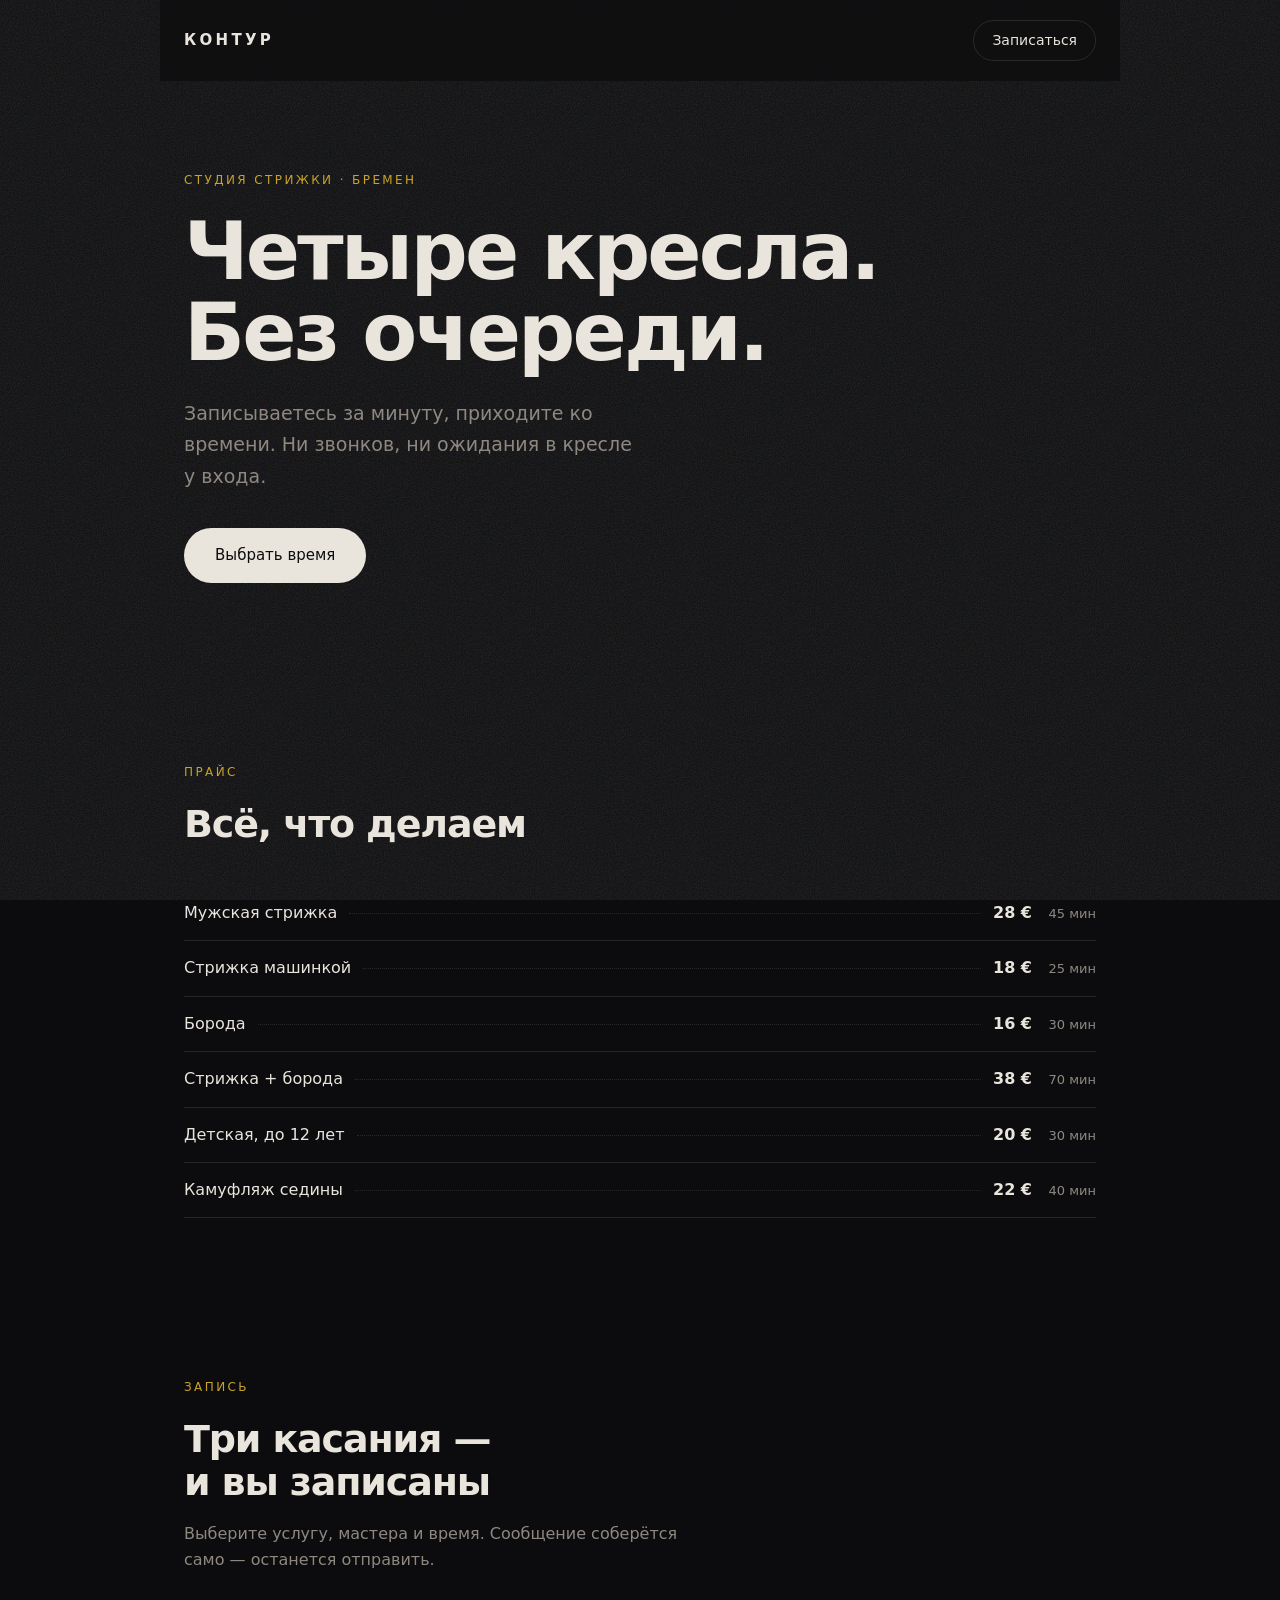
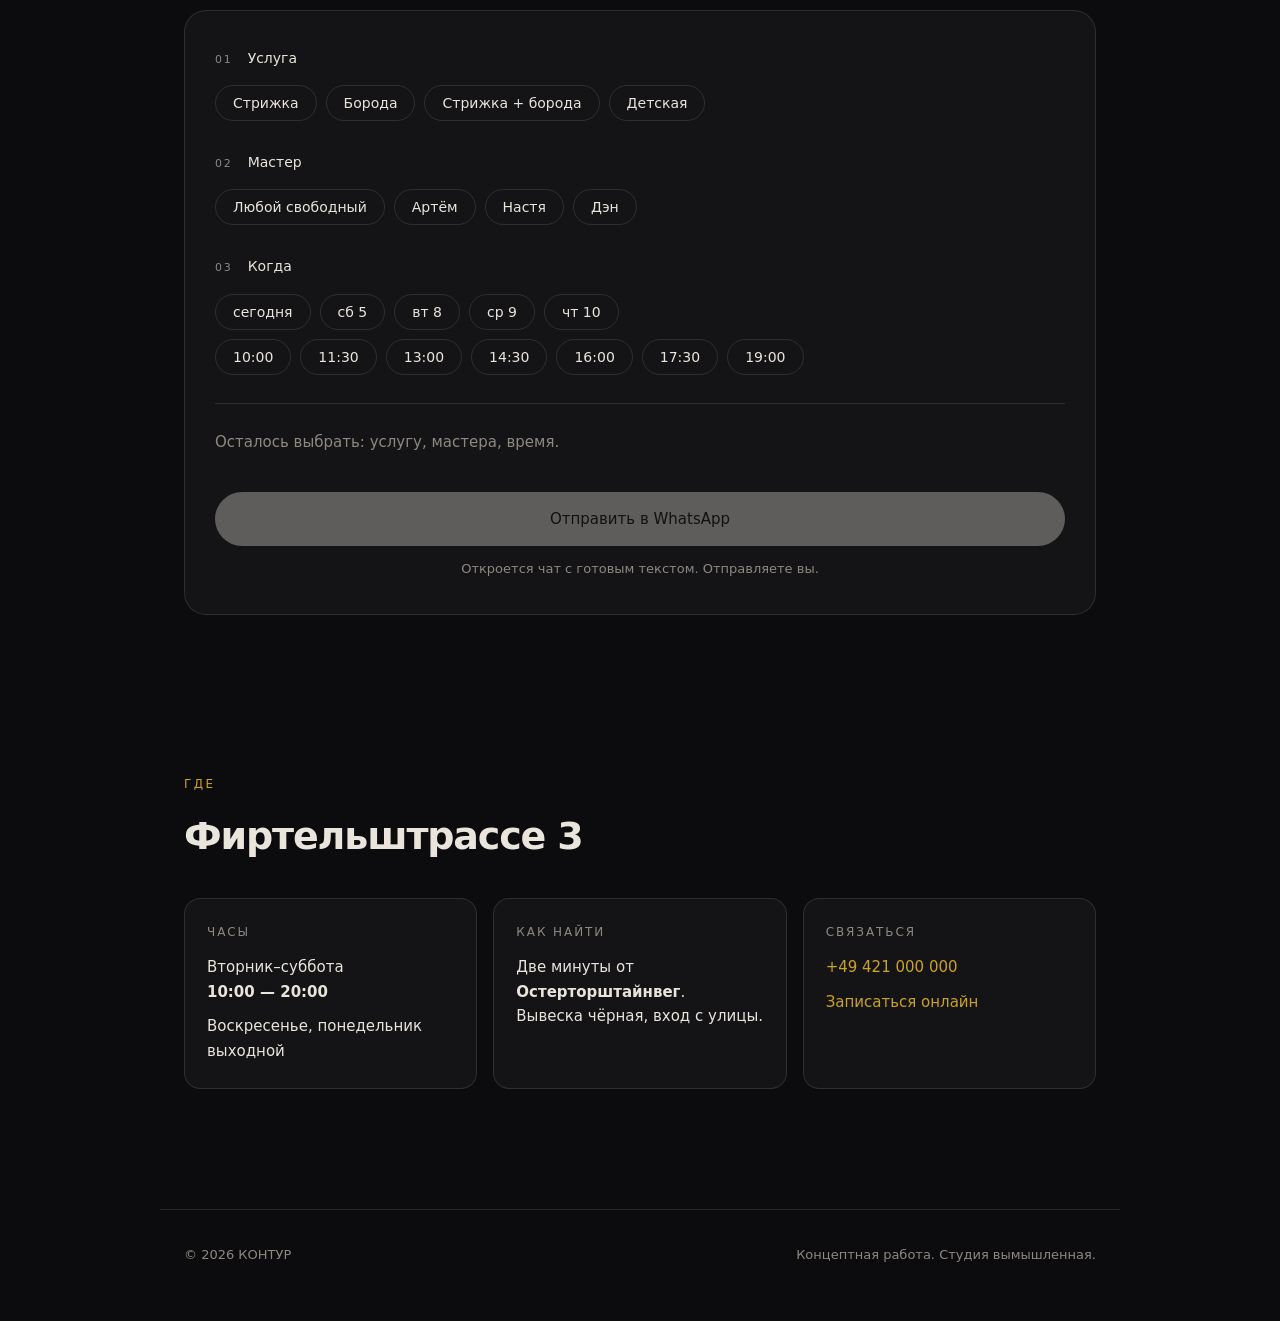
<file: studio/index.html>
<!doctype html>
<html lang="ru">
<head>
<meta charset="utf-8">
<meta name="viewport" content="width=device-width, initial-scale=1">
<title>КОНТУР — студия стрижки</title>
<meta name="description" content="Студия стрижки: четыре кресла, запись за минуту. Выберите мастера и время — сообщение соберётся само.">
<meta name="theme-color" content="#0C0C0E">
<meta property="og:title" content="КОНТУР — студия стрижки">
<meta property="og:description" content="Запись за минуту. Без звонков.">
<meta property="og:type" content="website">
<link rel="icon" href="data:image/svg+xml,<svg xmlns='http://www.w3.org/2000/svg' viewBox='0 0 32 32'><rect width='32' height='32' rx='8' fill='%230C0C0E'/><text x='16' y='23' font-size='17' font-family='system-ui' font-weight='700' fill='%23E9E4DC' text-anchor='middle'>К</text></svg>">
<link rel="stylesheet" href="styles.css">
  <link rel="canonical" href="https://works-32x.pages.dev/studio/">
  <meta property="og:url" content="https://works-32x.pages.dev/studio/">
  <meta property="og:image" content="https://works-32x.pages.dev/studio/og.jpg">
  <meta property="og:image:width" content="1200">
  <meta property="og:image:height" content="630">
  <meta name="twitter:card" content="summary_large_image">
</head>
<body>

<div class="grain" aria-hidden="true"></div>

<header class="nav">
  <a href="#" class="nav__logo">КОНТУР</a>
  <a href="#zapis" class="nav__cta">Записаться</a>
</header>

<main>

  <section class="hero">
    <p class="eyebrow reveal">Студия стрижки · Бремен</p>
    <h1 class="reveal">Четыре кресла.<br>Без очереди.</h1>
    <p class="hero__sub reveal">
      Записываетесь за минуту, приходите ко времени.
      Ни звонков, ни ожидания в кресле у входа.
    </p>
    <a href="#zapis" class="btn btn--solid reveal">Выбрать время</a>
  </section>

  <!-- ПРАЙС -->
  <section class="section" id="price">
    <p class="eyebrow reveal">Прайс</p>
    <h2 class="reveal">Всё, что делаем</h2>
    <ul class="price">
      <li class="reveal"><span>Мужская стрижка</span><i></i><b>28 €</b><em>45 мин</em></li>
      <li class="reveal"><span>Стрижка машинкой</span><i></i><b>18 €</b><em>25 мин</em></li>
      <li class="reveal"><span>Борода</span><i></i><b>16 €</b><em>30 мин</em></li>
      <li class="reveal"><span>Стрижка + борода</span><i></i><b>38 €</b><em>70 мин</em></li>
      <li class="reveal"><span>Детская, до 12 лет</span><i></i><b>20 €</b><em>30 мин</em></li>
      <li class="reveal"><span>Камуфляж седины</span><i></i><b>22 €</b><em>40 мин</em></li>
    </ul>
  </section>

  <!-- ЗАПИСЬ — главный приём страницы -->
  <section class="section" id="zapis">
    <p class="eyebrow reveal">Запись</p>
    <h2 class="reveal">Три касания —<br>и вы записаны</h2>
    <p class="lead reveal">
      Выберите услугу, мастера и время. Сообщение соберётся само —
      останется отправить.
    </p>

    <div class="booking reveal">
      <div class="booking__step">
        <span class="booking__num">01</span>
        <span class="booking__label">Услуга</span>
        <div class="chips" data-group="service">
          <button class="chip" data-value="Мужская стрижка">Стрижка</button>
          <button class="chip" data-value="Борода">Борода</button>
          <button class="chip" data-value="Стрижка + борода">Стрижка + борода</button>
          <button class="chip" data-value="Детская стрижка">Детская</button>
        </div>
      </div>

      <div class="booking__step">
        <span class="booking__num">02</span>
        <span class="booking__label">Мастер</span>
        <div class="chips" data-group="master">
          <button class="chip" data-value="любому свободному">Любой свободный</button>
          <button class="chip" data-value="к Артёму">Артём</button>
          <button class="chip" data-value="к Насте">Настя</button>
          <button class="chip" data-value="к Дэну">Дэн</button>
        </div>
      </div>

      <div class="booking__step">
        <span class="booking__num">03</span>
        <span class="booking__label">Когда</span>
        <div class="chips" data-group="day"></div>
        <div class="chips chips--time" data-group="time"></div>
      </div>

      <!-- Собранное сообщение показывается до отправки: никаких сюрпризов -->
      <div class="booking__result">
        <p class="booking__preview" id="preview">Выберите услугу, мастера и время.</p>
        <a class="btn btn--solid btn--wide is-disabled" id="send" href="#" aria-disabled="true">Отправить в WhatsApp</a>
        <p class="booking__note">Откроется чат с готовым текстом. Отправляете вы.</p>
      </div>
    </div>
  </section>

  <!-- КАК ДОЙТИ -->
  <section class="section" id="where">
    <p class="eyebrow reveal">Где</p>
    <h2 class="reveal">Фиртельштрассе 3</h2>
    <div class="cards">
      <div class="card reveal"><h3>Часы</h3><p>Вторник–суббота<br><b>10:00 — 20:00</b></p><p>Воскресенье, понедельник<br>выходной</p></div>
      <div class="card reveal"><h3>Как найти</h3><p>Две минуты от <b>Остерторштайнвег</b>.<br>Вывеска чёрная, вход с улицы.</p></div>
      <div class="card reveal"><h3>Связаться</h3><p><a href="tel:+4942100000000">+49 421 000 000</a></p><p><a href="#zapis">Записаться онлайн</a></p></div>
    </div>
  </section>

</main>

<footer class="footer">
  <span>© 2026 КОНТУР</span>
  <span class="footer__note">Концептная работа. Студия вымышленная.</span>
</footer>

<script src="script.js"></script>
</body>
</html>
</file>
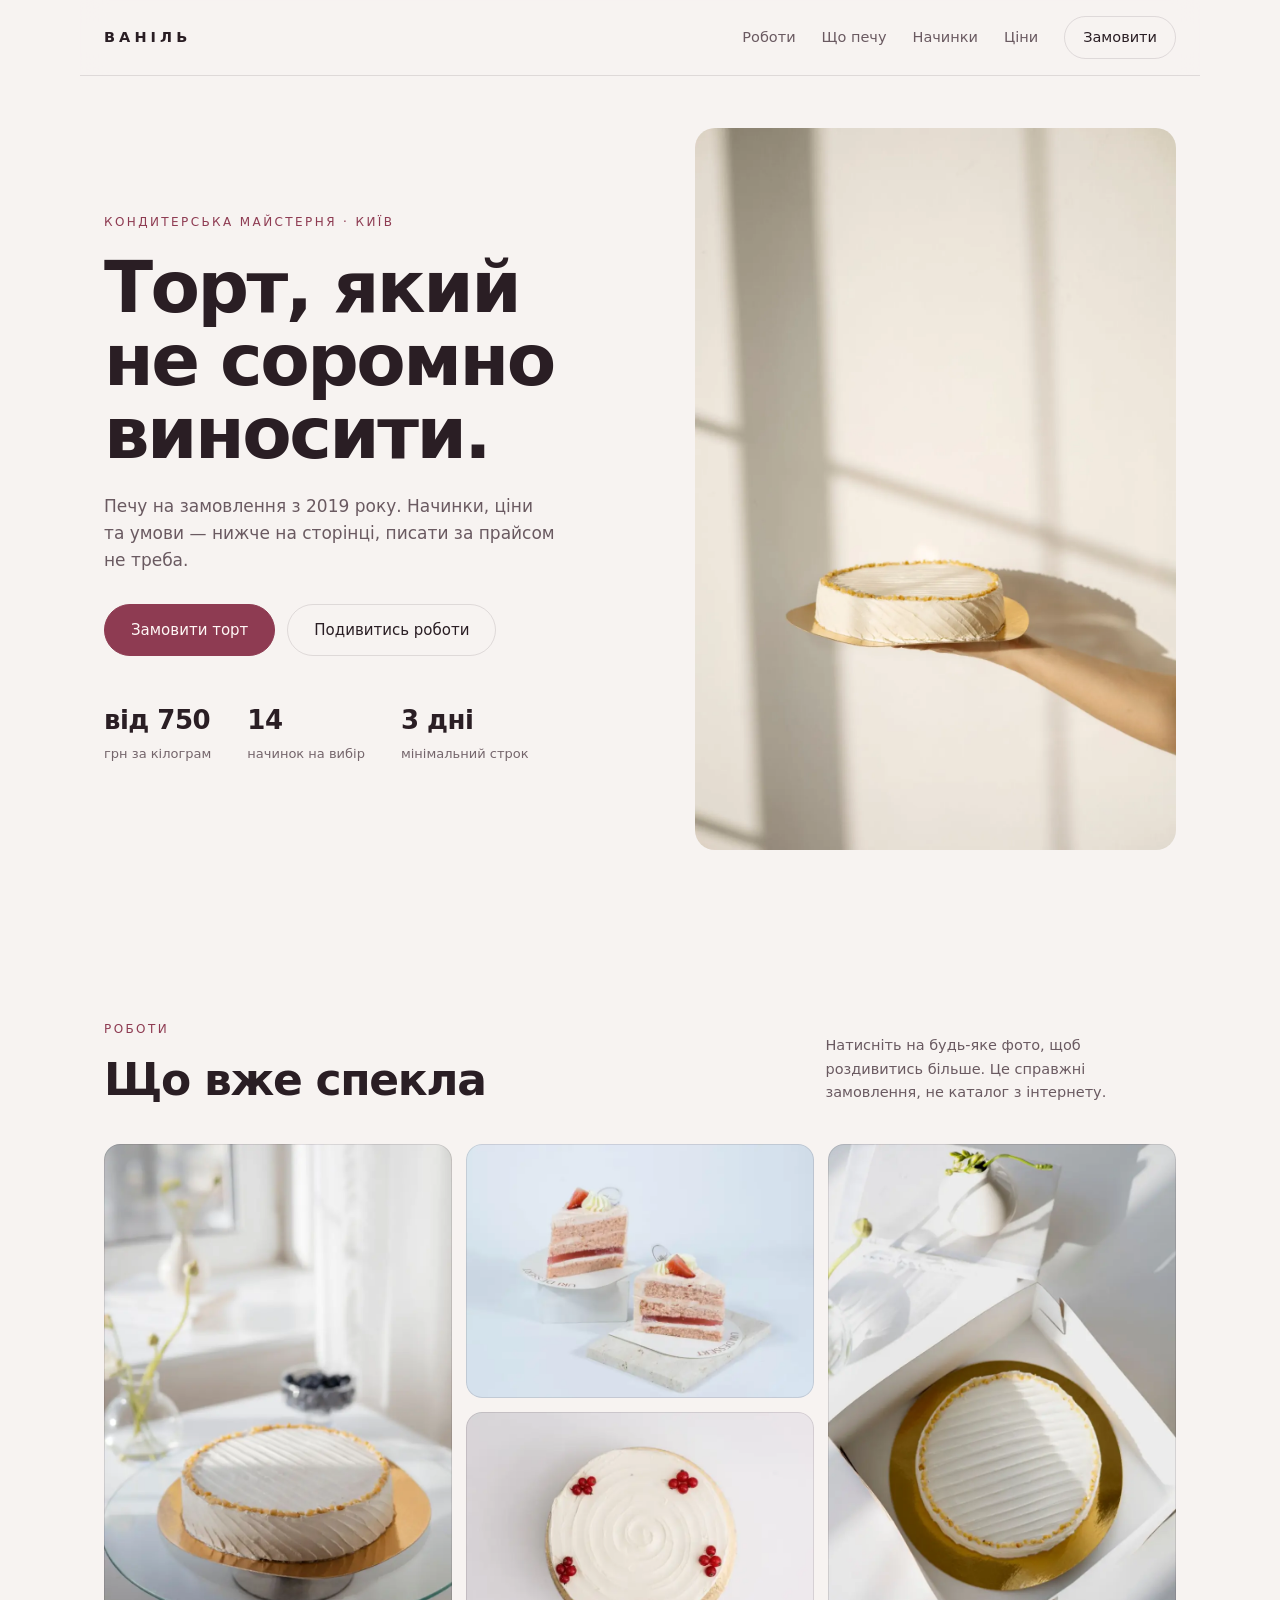
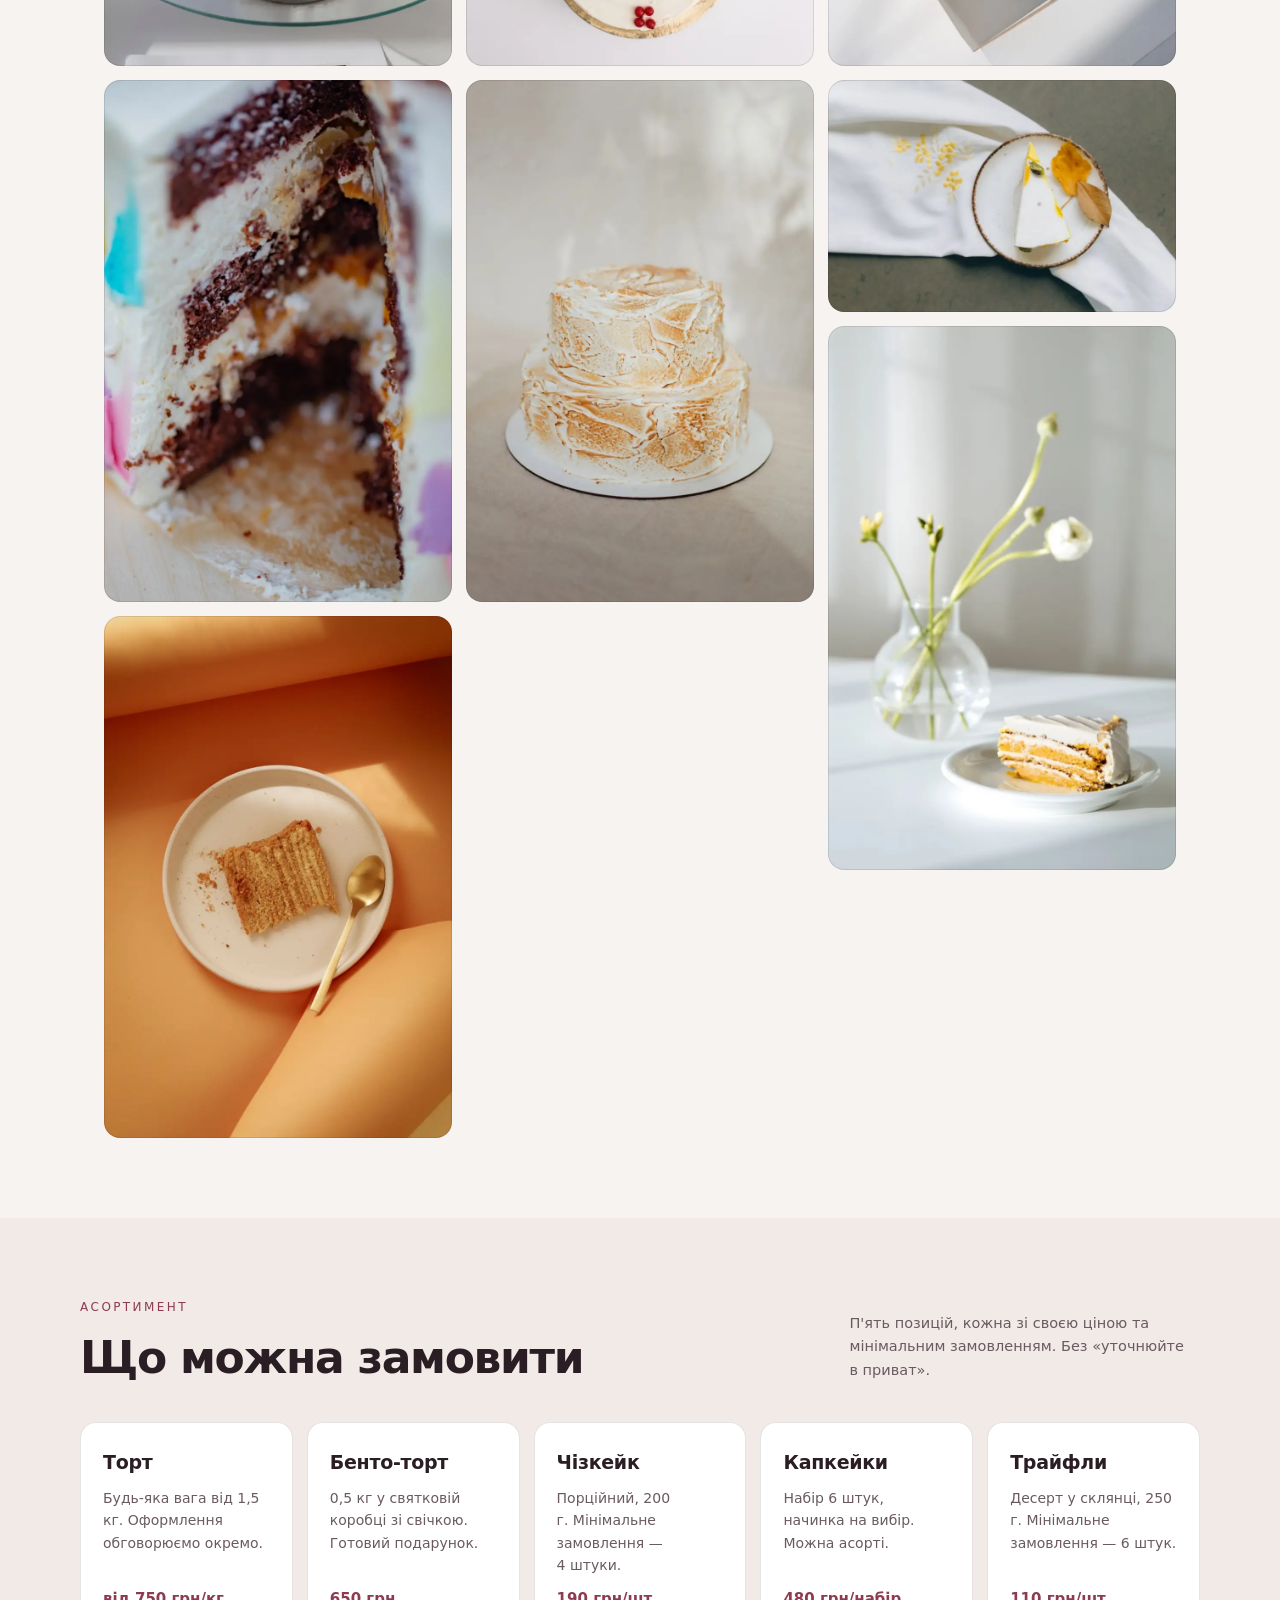
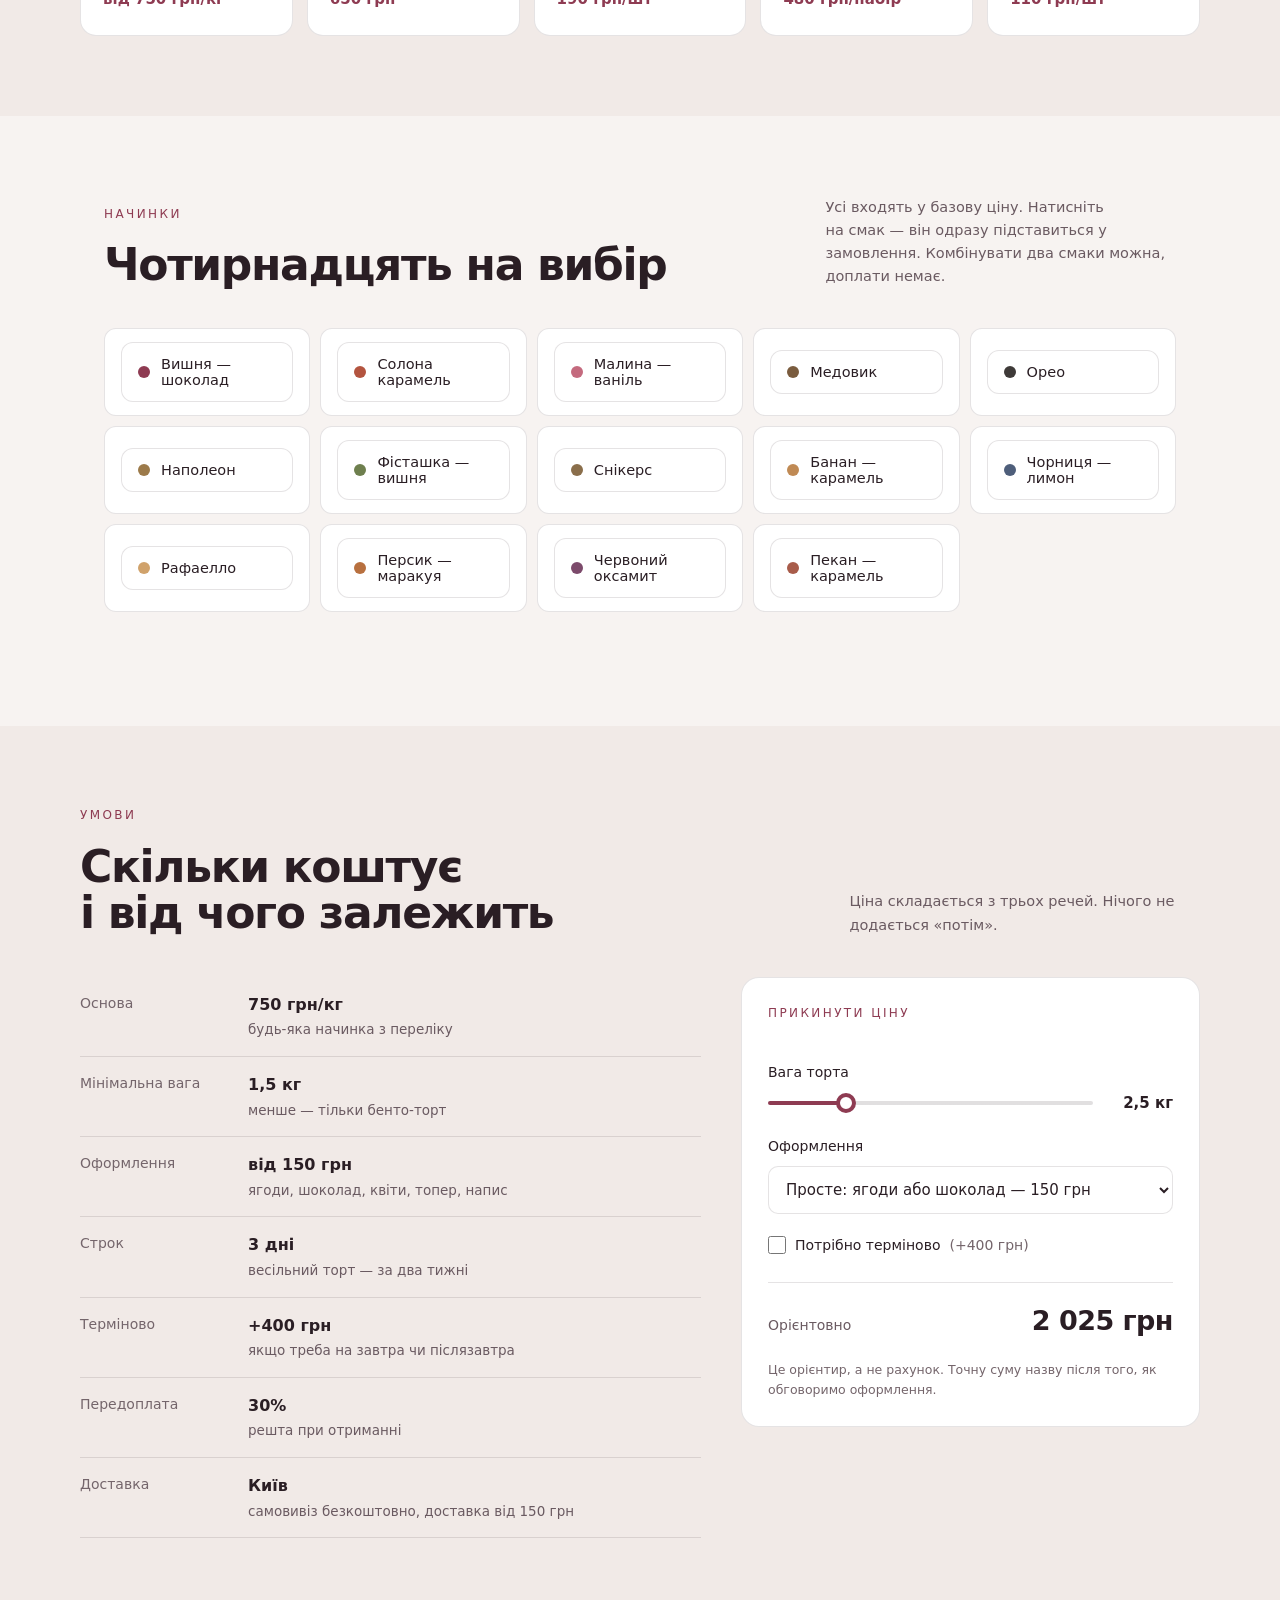
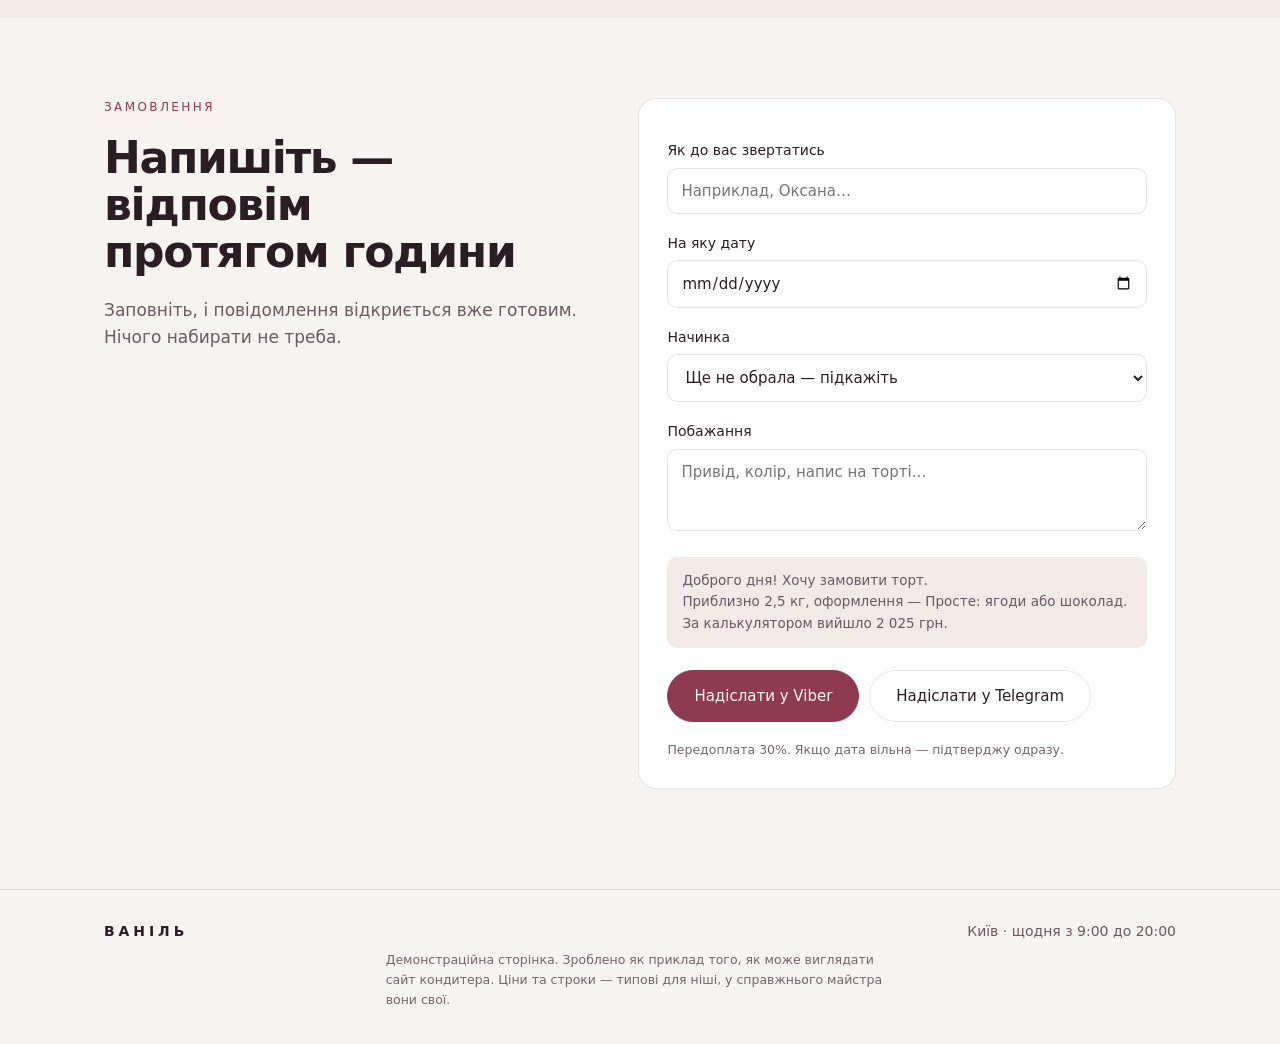
<file: vanil/index.html>
<!doctype html>
<html lang="uk">
<head>
<meta charset="utf-8">
<meta name="viewport" content="width=device-width, initial-scale=1">
<title>ВАНІЛЬ — торти на замовлення</title>
<meta name="description" content="Торти, бенто, чізкейки та капкейки на замовлення. Начинки, ціни та умови — одразу на сторінці, без «ціни в приват».">
<meta name="theme-color" content="#F7F3F1">
<link rel="icon" href="data:image/svg+xml,<svg xmlns='http://www.w3.org/2000/svg' viewBox='0 0 32 32'><rect width='32' height='32' rx='8' fill='%23F7F3F1'/><circle cx='16' cy='18' r='7' fill='none' stroke='%238E3B52' stroke-width='2'/><path d='M16 11 V6' stroke='%238E3B52' stroke-width='2' stroke-linecap='round'/></svg>">
<meta property="og:title" content="ВАНІЛЬ — торти на замовлення">
<meta property="og:description" content="Начинки, ціни та умови одразу на сторінці. Замовлення — однією кнопкою.">
<meta property="og:type" content="website">
<meta property="og:image" content="https://works-32x.pages.dev/vanil/og.jpg">
<meta property="og:image:width" content="1200">
<meta property="og:image:height" content="630">
<meta name="twitter:card" content="summary_large_image">
<link rel="stylesheet" href="styles.css">
  <link rel="canonical" href="https://works-32x.pages.dev/vanil/">
  <meta property="og:url" content="https://works-32x.pages.dev/vanil/">
</head>
<body>

<nav class="nav">
  <a class="nav__logo" href="#top">ВАНІЛЬ</a>
  <a href="#works">Роботи</a>
  <a href="#what">Що печу</a>
  <a href="#fill">Начинки</a>
  <a href="#price">Ціни</a>
  <a class="nav__cta" href="#order">Замовити</a>
</nav>

<header class="hero" id="top">
  <div class="hero__text">
    <span class="eyebrow">Кондитерська майстерня · Київ</span>
    <h1>Торт, який<br>не соромно<br>виносити.</h1>
    <p class="lead">Печу на замовлення з 2019 року. Начинки, ціни та умови — нижче на сторінці, писати за прайсом не треба.</p>
    <div class="hero__act">
      <a class="btn btn--main" href="#order">Замовити торт</a>
      <a class="btn" href="#works">Подивитись роботи</a>
    </div>
    <dl class="facts">
      <div><dt class="num">від 750</dt><dd>грн за кілограм</dd></div>
      <div><dt class="num">14</dt><dd>начинок на вибір</dd></div>
      <div><dt class="num">3 дні</dt><dd>мінімальний строк</dd></div>
    </dl>
  </div>
  <figure class="hero__pic">
    <picture>
      <source srcset="media/hero.webp" type="image/webp">
      <img src="media/hero.jpg" alt="Торт з ніжною глазур'ю на сонячному світлі" width="1200" height="1800" fetchpriority="high">
    </picture>
  </figure>
</header>

<!-- ГОЛОВНЕ: роботи. Заради них люди й заходять -->
<section class="sec" id="works">
  <div class="sec__head">
    <div>
      <span class="eyebrow">Роботи</span>
      <h2>Що вже спекла</h2>
    </div>
    <p class="sec__note">Натисніть на будь-яке фото, щоб роздивитись більше. Це справжні замовлення, не каталог з інтернету.</p>
  </div>

  <div class="grid" id="grid">
    <button aria-label="Збільшити: Білий торт на скляній підставці" class="shot shot--tall" data-i="0"><picture><source srcset="media/w1.webp" type="image/webp"><img src="media/w1.jpg" alt="Білий торт на скляній підставці" loading="lazy" width="820" height="1230"></picture></button>
    <button aria-label="Збільшити: Рожевий бісквіт з полуницею" class="shot" data-i="1"><picture><source srcset="media/w5.webp" type="image/webp"><img src="media/w5.jpg" alt="Рожевий бісквіт з полуницею" loading="lazy" width="820" height="548"></picture></button>
    <button aria-label="Збільшити: Торт з текстурною глазур'ю у коробці" class="shot shot--tall" data-i="2"><picture><source srcset="media/w2.webp" type="image/webp"><img src="media/w2.jpg" alt="Торт з текстурною глазур'ю у коробці" loading="lazy" width="820" height="1230"></picture></button>
    <button aria-label="Збільшити: Білий торт з ягодами" class="shot" data-i="3"><picture><source srcset="media/w7.webp" type="image/webp"><img src="media/w7.jpg" alt="Білий торт з ягодами" loading="lazy" width="820" height="547"></picture></button>
    <button aria-label="Збільшити: Шоколадний торт у розрізі" class="shot shot--tall" data-i="4"><picture><source srcset="media/w6.webp" type="image/webp"><img src="media/w6.jpg" alt="Шоколадний торт у розрізі" loading="lazy" width="820" height="1230"></picture></button>
    <button aria-label="Збільшити: Двоярусний торт з меренгою" class="shot shot--tall" data-i="5"><picture><source srcset="media/w4.webp" type="image/webp"><img src="media/w4.jpg" alt="Двоярусний торт з меренгою" loading="lazy" width="820" height="1230"></picture></button>
    <button aria-label="Збільшити: Шматок торта на тарілці" class="shot" data-i="6"><picture><source srcset="media/w9.webp" type="image/webp"><img src="media/w9.jpg" alt="Шматок торта на тарілці" loading="lazy" width="820" height="547"></picture></button>
    <button aria-label="Збільшити: Шматок торта на блюдці з квітами" class="shot shot--tall" data-i="7"><picture><source srcset="media/w3.webp" type="image/webp"><img src="media/w3.jpg" alt="Шматок торта на блюдці з квітами" loading="lazy" width="820" height="1230"></picture></button>
    <button aria-label="Збільшити: Шматок десерту з ложкою" class="shot shot--tall" data-i="8"><picture><source srcset="media/w8.webp" type="image/webp"><img src="media/w8.jpg" alt="Шматок десерту з ложкою" loading="lazy" width="820" height="1230"></picture></button>
  </div>
</section>

<section class="sec sec--tint" id="what">
  <div class="sec__head">
    <div>
      <span class="eyebrow">Асортимент</span>
      <h2>Що можна замовити</h2>
    </div>
    <p class="sec__note">П'ять позицій, кожна зі своєю ціною та мінімальним замовленням. Без «уточнюйте в приват».</p>
  </div>

  <div class="cards">
    <article class="card">
      <h3>Торт</h3>
      <p class="card__p">Будь-яка вага від 1,5 кг. Оформлення обговорюємо окремо.</p>
      <span class="card__price num">від 750 грн/кг</span>
    </article>
    <article class="card">
      <h3>Бенто-торт</h3>
      <p class="card__p">0,5 кг у святковій коробці зі свічкою. Готовий подарунок.</p>
      <span class="card__price num">650 грн</span>
    </article>
    <article class="card">
      <h3>Чізкейк</h3>
      <p class="card__p">Порційний, 200 г. Мінімальне замовлення — 4 штуки.</p>
      <span class="card__price num">190 грн/шт</span>
    </article>
    <article class="card">
      <h3>Капкейки</h3>
      <p class="card__p">Набір 6 штук, начинка на вибір. Можна асорті.</p>
      <span class="card__price num">480 грн/набір</span>
    </article>
    <article class="card">
      <h3>Трайфли</h3>
      <p class="card__p">Десерт у склянці, 250 г. Мінімальне замовлення — 6 штук.</p>
      <span class="card__price num">110 грн/шт</span>
    </article>
  </div>
</section>

<!-- Начинки сіткою, а не списком у тексті: це головна біль ніші -->
<section class="sec" id="fill">
  <div class="sec__head">
    <div>
      <span class="eyebrow">Начинки</span>
      <h2>Чотирнадцять на вибір</h2>
    </div>
    <p class="sec__note">Усі входять у базову ціну. Натисніть на смак — він одразу підставиться у замовлення. Комбінувати два смаки можна, доплати немає.</p>
  </div>

  <ul class="fills">
    <li><button type="button" aria-pressed="false" data-fill="Вишня — шоколад"><span class="dot" style="--c:#8E3B52"></span>Вишня — шоколад</button></li>
    <li><button type="button" aria-pressed="false" data-fill="Солона карамель"><span class="dot" style="--c:#B3543F"></span>Солона карамель</button></li>
    <li><button type="button" aria-pressed="false" data-fill="Малина — ваніль"><span class="dot" style="--c:#C46A7E"></span>Малина — ваніль</button></li>
    <li><button type="button" aria-pressed="false" data-fill="Медовик"><span class="dot" style="--c:#7A5C3E"></span>Медовик</button></li>
    <li><button type="button" aria-pressed="false" data-fill="Орео"><span class="dot" style="--c:#3E3A38"></span>Орео</button></li>
    <li><button type="button" aria-pressed="false" data-fill="Наполеон"><span class="dot" style="--c:#9C7A4A"></span>Наполеон</button></li>
    <li><button type="button" aria-pressed="false" data-fill="Фісташка — вишня"><span class="dot" style="--c:#6E7F4E"></span>Фісташка — вишня</button></li>
    <li><button type="button" aria-pressed="false" data-fill="Снікерс"><span class="dot" style="--c:#8A6E4B"></span>Снікерс</button></li>
    <li><button type="button" aria-pressed="false" data-fill="Банан — карамель"><span class="dot" style="--c:#C08A54"></span>Банан — карамель</button></li>
    <li><button type="button" aria-pressed="false" data-fill="Чорниця — лимон"><span class="dot" style="--c:#4E5E7A"></span>Чорниця — лимон</button></li>
    <li><button type="button" aria-pressed="false" data-fill="Рафаелло"><span class="dot" style="--c:#D0A26B"></span>Рафаелло</button></li>
    <li><button type="button" aria-pressed="false" data-fill="Персик — маракуя"><span class="dot" style="--c:#B8703F"></span>Персик — маракуя</button></li>
    <li><button type="button" aria-pressed="false" data-fill="Червоний оксамит"><span class="dot" style="--c:#7C4A6B"></span>Червоний оксамит</button></li>
    <li><button type="button" aria-pressed="false" data-fill="Пекан — карамель"><span class="dot" style="--c:#A85C4A"></span>Пекан — карамель</button></li>
  </ul>
  <p class="fills__hint" id="fillsHint" aria-live="polite"></p>
</section>

<!-- Умови, які зазвичай ховають у суцільний абзац -->
<section class="sec sec--tint" id="price">
  <div class="sec__head">
    <div>
      <span class="eyebrow">Умови</span>
      <h2>Скільки коштує<br>і від чого залежить</h2>
    </div>
    <p class="sec__note">Ціна складається з трьох речей. Нічого не додається «потім».</p>
  </div>

  <div class="terms">
    <dl class="rows">
      <div><dt>Основа</dt><dd><b class="num">750 грн/кг</b><span>будь-яка начинка з переліку</span></dd></div>
      <div><dt>Мінімальна вага</dt><dd><b class="num">1,5 кг</b><span>менше — тільки бенто-торт</span></dd></div>
      <div><dt>Оформлення</dt><dd><b class="num">від 150 грн</b><span>ягоди, шоколад, квіти, топер, напис</span></dd></div>
      <div><dt>Строк</dt><dd><b class="num">3 дні</b><span>весільний торт — за два тижні</span></dd></div>
      <div><dt>Терміново</dt><dd><b class="num">+400 грн</b><span>якщо треба на завтра чи післязавтра</span></dd></div>
      <div><dt>Передоплата</dt><dd><b class="num">30%</b><span>решта при отриманні</span></dd></div>
      <div><dt>Доставка</dt><dd><b class="num">Київ</b><span>самовивіз безкоштовно, доставка від 150 грн</span></dd></div>
    </dl>

    <aside class="calc">
      <span class="eyebrow">Прикинути ціну</span>
      <label for="kg">Вага торта</label>
      <div class="field__row">
        <input type="range" id="kg" min="1.5" max="6" step="0.5" value="2.5">
        <output class="num" id="kgOut" for="kg">2,5 кг</output>
      </div>

      <label for="dec">Оформлення</label>
      <select id="dec">
        <option value="0">Без декору — 0 грн</option>
        <option value="150" selected>Просте: ягоди або шоколад — 150 грн</option>
        <option value="350">Складне: квіти, топер, напис — 350 грн</option>
        <option value="700">Ярусний або з мастикою — 700 грн</option>
      </select>

      <label class="check"><input type="checkbox" id="fast"> Потрібно терміново <span>(+400 грн)</span></label>

      <div class="calc__out">
        <span>Орієнтовно</span>
        <b class="num" id="total">2 275 грн</b>
      </div>
      <p class="calc__note" id="hint">Це орієнтир, а не рахунок. Точну суму назву після того, як обговоримо оформлення.</p>
    </aside>
  </div>
</section>

<section class="sec" id="order">
  <div class="order">
    <div>
      <span class="eyebrow">Замовлення</span>
      <h2>Напишіть — відповім<br>протягом години</h2>
      <p class="lead">Заповніть, і повідомлення відкриється вже готовим. Нічого набирати не треба.</p>
    </div>

    <form class="form" id="form">
      <label for="fName">Як до вас звертатись</label>
      <input type="text" id="fName" name="name" autocomplete="name" placeholder="Наприклад, Оксана…">

      <label for="fDate">На яку дату</label>
      <input type="date" id="fDate" name="date">

      <label for="fFill">Начинка</label>
      <select id="fFill">
        <option>Ще не обрала — підкажіть</option>
        <option>Вишня — шоколад</option>
        <option>Солона карамель</option>
        <option>Малина — ваніль</option>
        <option>Медовик</option>
        <option>Орео</option>
        <option>Наполеон</option>
        <option>Фісташка — вишня</option>
        <option>Снікерс</option>
        <option>Банан — карамель</option>
        <option>Чорниця — лимон</option>
        <option>Рафаелло</option>
        <option>Персик — маракуя</option>
        <option>Червоний оксамит</option>
        <option>Пекан — карамель</option>
      </select>

      <label for="fNote">Побажання</label>
      <textarea id="fNote" rows="3" placeholder="Привід, колір, напис на торті…"></textarea>

      <p class="form__prev" id="prev"></p>
      <div class="form__act">
        <a class="btn btn--main" id="toViber" href="#">Надіслати у Viber</a>
        <a class="btn" id="toTg" href="#">Надіслати у Telegram</a>
      </div>
      <p class="form__note">Передоплата 30%. Якщо дата вільна — підтверджу одразу.</p>
    </form>
  </div>
</section>

<footer class="foot">
  <div class="foot__row">
    <span class="foot__logo">ВАНІЛЬ</span>
    <span>Київ · щодня з 9:00 до 20:00</span>
  </div>
  <p class="foot__demo">Демонстраційна сторінка. Зроблено як приклад того, як може виглядати сайт кондитера. Ціни та строки — типові для ніші, у справжнього майстра вони свої.</p>
</footer>

<!-- Збільшення фото. Показується тільки після натискання -->
<div class="lb" id="lb" hidden>
  <button class="lb__x" id="lbX" aria-label="Закрити">✕</button>
  <button class="lb__nav lb__nav--prev" id="lbPrev" aria-label="Попереднє фото">‹</button>
  <img class="lb__img" id="lbImg" alt="">
  <button class="lb__nav lb__nav--next" id="lbNext" aria-label="Наступне фото">›</button>
  <span class="lb__count num" id="lbCount"></span>
</div>

<script src="script.js"></script>
</body>
</html>
</file>
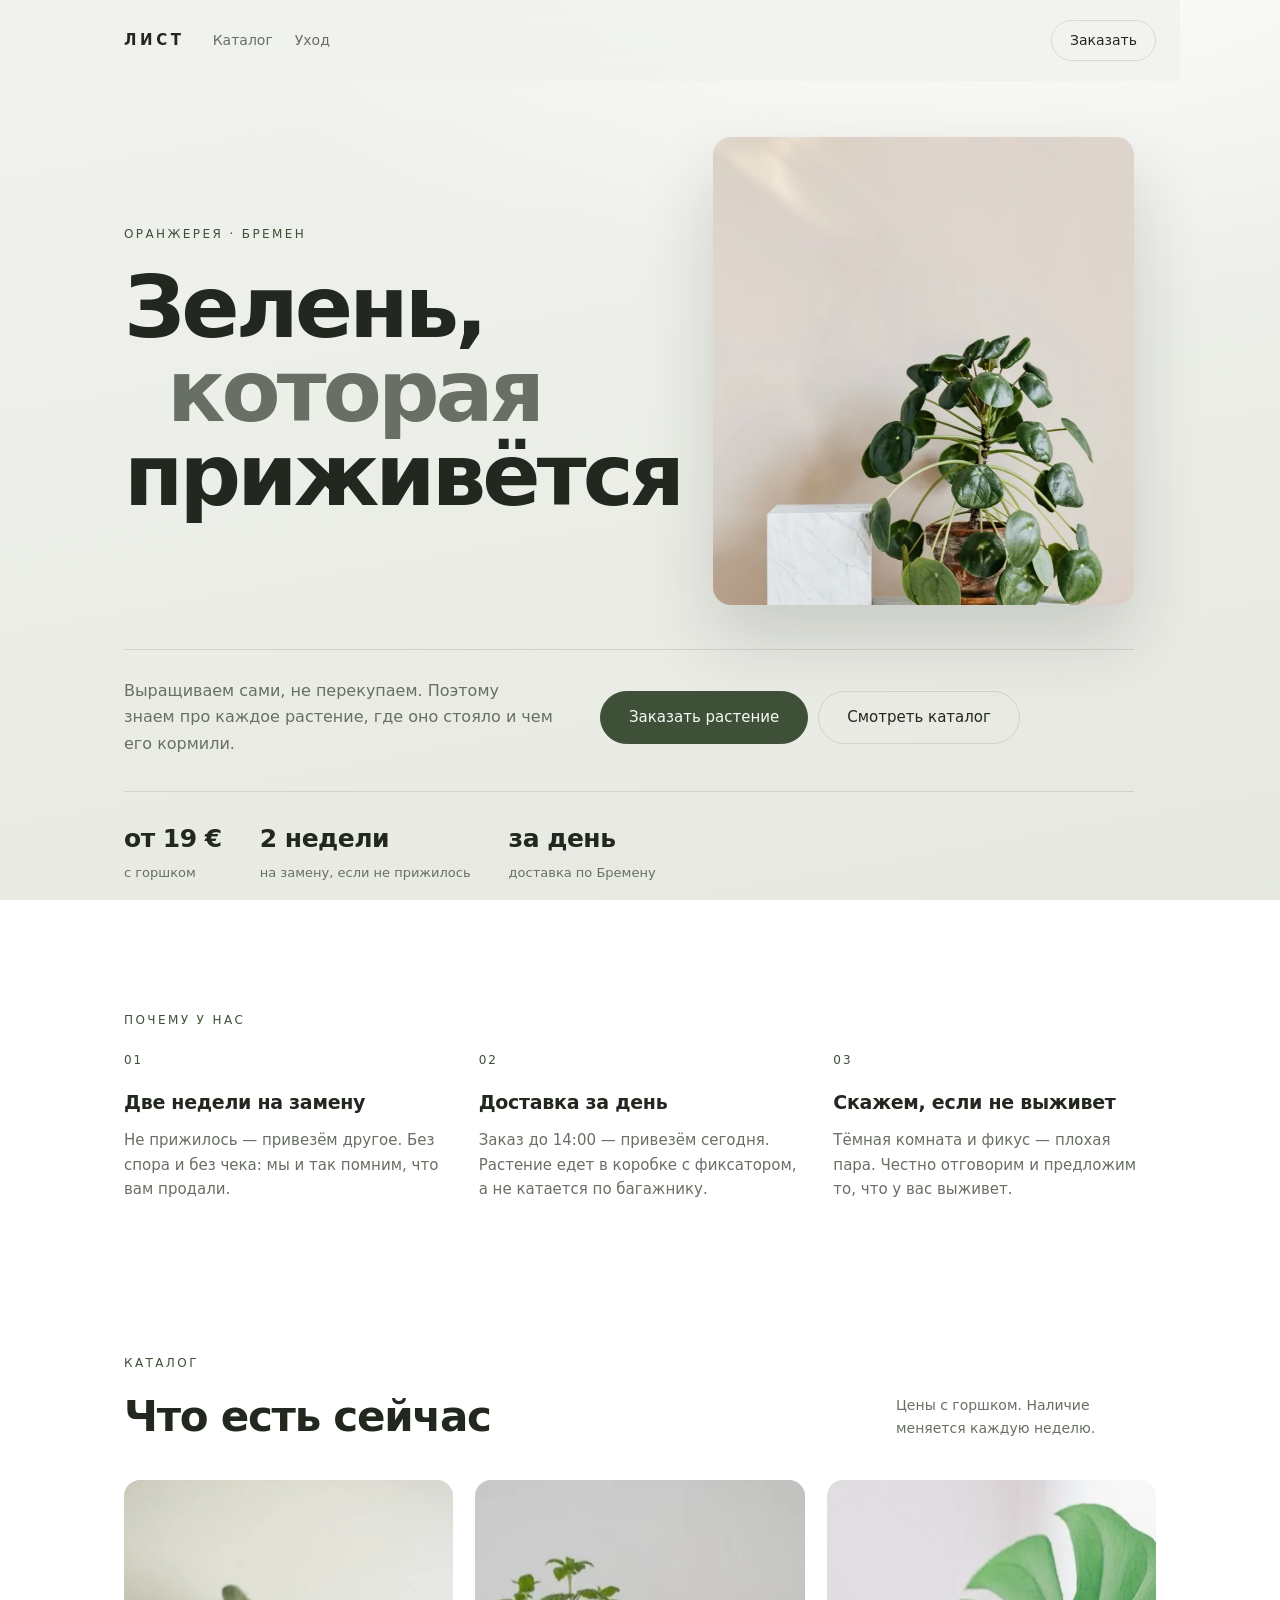
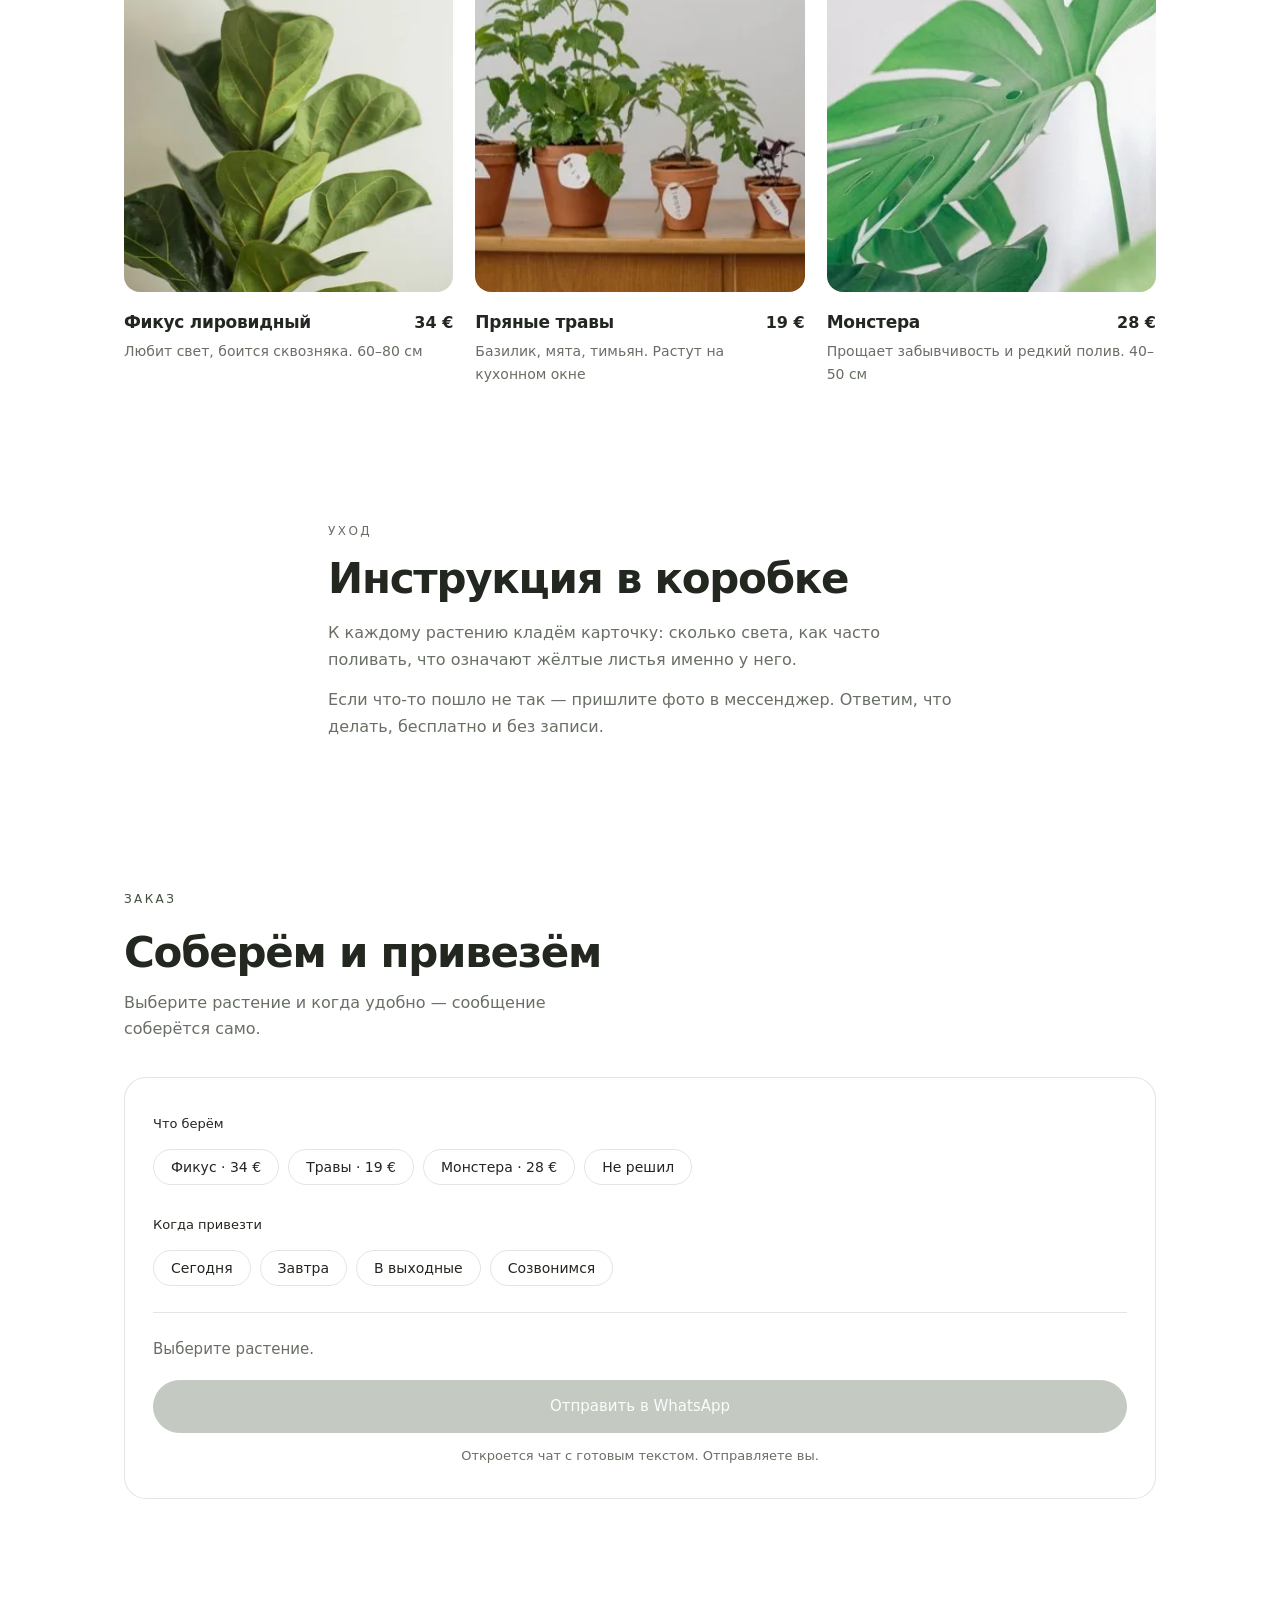
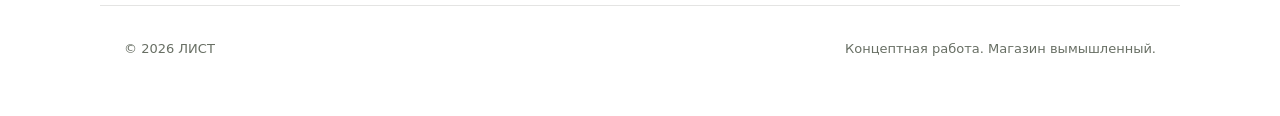
<file: zelen/index.html>
<!doctype html>
<html lang="ru">
<head>
<meta charset="utf-8">
<meta name="viewport" content="width=device-width, initial-scale=1">
<title>ЛИСТ — растения с доставкой по Бремену</title>
<meta name="description" content="Комнатные растения, выращенные в своей оранжерее. Доставка по Бремену за день, две недели на замену, если не прижилось.">
<meta name="theme-color" content="#F1F2EE">
<meta property="og:title" content="ЛИСТ — растения с доставкой">
<meta property="og:description" content="Выращены здесь. Доставка за день. Две недели на замену.">
<meta property="og:type" content="website">
<link rel="icon" href="data:image/svg+xml,<svg xmlns='http://www.w3.org/2000/svg' viewBox='0 0 32 32'><rect width='32' height='32' rx='8' fill='%232F3A2E'/><text x='16' y='23' font-size='18' font-family='system-ui' font-weight='600' fill='%23F1F2EE' text-anchor='middle'>Л</text></svg>">
<link rel="stylesheet" href="styles.css">
  <link rel="canonical" href="https://works-32x.pages.dev/zelen/">
  <meta property="og:url" content="https://works-32x.pages.dev/zelen/">
  <meta property="og:image" content="https://works-32x.pages.dev/zelen/og.jpg">
  <meta property="og:image:width" content="1200">
  <meta property="og:image:height" content="630">
  <meta name="twitter:card" content="summary_large_image">
</head>
<body>

<header class="nav">
  <a href="#" class="nav__logo">ЛИСТ</a>
  <nav class="nav__menu">
    <a href="#catalog">Каталог</a>
    <a href="#care">Уход</a>
  </nav>
  <a href="#order" class="nav__cta">Заказать</a>
</header>

<main>

  <!-- ЭКРАН 1 — крупная типографика поверх товара, как в референсах -->
  <section class="hero">
    <div class="hero__type">
      <p class="eyebrow reveal">Оранжерея · Бремен</p>
      <h1 class="reveal"><span>Зелень,</span><span>которая</span><span>приживётся</span></h1>
    </div>
    <figure class="hero__shot reveal">
      <picture><source srcset="media/hero.webp" type="image/webp"><img src="media/hero.jpg" alt="Пилея на мраморной тумбе" width="1100" height="1650" fetchpriority="high"></picture>
    </figure>
    <div class="hero__foot reveal">
      <p>Выращиваем сами, не перекупаем. Поэтому знаем про каждое растение, где оно стояло и чем его кормили.</p>
      <div class="hero__act">
        <a href="#order" class="btn btn--solid">Заказать растение</a>
        <a href="#catalog" class="btn">Смотреть каталог</a>
      </div>
    </div>
    <!-- Три факта на первом экране: у остальных работ они есть, здесь не было,
         и обещание из заголовка ничем не подкреплялось. -->
    <dl class="facts reveal">
      <div><dt class="num">от 19 €</dt><dd>с горшком</dd></div>
      <div><dt class="num">2 недели</dt><dd>на замену, если не прижилось</dd></div>
      <div><dt class="num">за день</dt><dd>доставка по Бремену</dd></div>
    </dl>
  </section>

  <!-- ЭКРАН 2 — три причины с нумерацией -->
  <section class="section reasons">
    <p class="eyebrow reveal">Почему у нас</p>
    <div class="reasons__grid">
      <div class="reason reveal">
        <span class="reason__n">01</span>
        <h3>Две недели на замену</h3>
        <p>Не прижилось — привезём другое. Без спора и без чека: мы и так помним, что вам продали.</p>
      </div>
      <div class="reason reveal">
        <span class="reason__n">02</span>
        <h3>Доставка за день</h3>
        <p>Заказ до 14:00 — привезём сегодня. Растение едет в коробке с фиксатором, а не катается по багажнику.</p>
      </div>
      <div class="reason reveal">
        <span class="reason__n">03</span>
        <h3>Скажем, если не выживет</h3>
        <p>Тёмная комната и фикус — плохая пара. Честно отговорим и предложим то, что у вас выживет.</p>
      </div>
    </div>
  </section>

  <!-- ЭКРАН 3 — каталог -->
  <section class="section" id="catalog">
    <div class="section__head">
      <div>
        <p class="eyebrow reveal">Каталог</p>
        <h2 class="reveal">Что есть сейчас</h2>
      </div>
      <p class="section__note reveal">Цены с горшком. Наличие меняется каждую неделю.</p>
    </div>

    <div class="cat">
      <article class="prod reveal">
        <div class="prod__pic"><picture><source srcset="media/p1.webp" type="image/webp"><img src="media/p1.jpg" alt="Фикус лировидный" loading="lazy" width="373" height="560"></picture></div>
        <div class="prod__row"><h3>Фикус лировидный</h3><b>34 €</b></div>
        <p>Любит свет, боится сквозняка. 60–80 см</p>
      </article>
      <article class="prod reveal">
        <div class="prod__pic"><picture><source srcset="media/p2.webp" type="image/webp"><img src="media/p2.jpg" alt="Набор пряных трав в горшках" loading="lazy" width="560" height="373"></picture></div>
        <div class="prod__row"><h3>Пряные травы</h3><b>19 €</b></div>
        <p>Базилик, мята, тимьян. Растут на кухонном окне</p>
      </article>
      <article class="prod reveal">
        <div class="prod__pic"><picture><source srcset="media/p3.webp" type="image/webp"><img src="media/p3.jpg" alt="Монстера" loading="lazy" width="560" height="440"></picture></div>
        <div class="prod__row"><h3>Монстера</h3><b>28 €</b></div>
        <p>Прощает забывчивость и редкий полив. 40–50 см</p>
      </article>
    </div>
  </section>

  <!-- ЭКРАН 4 — про уход, с фото -->
  <section class="split" id="care">
    <div class="split__text reveal">
      <p class="eyebrow">Уход</p>
      <h2>Инструкция в коробке</h2>
      <p>К каждому растению кладём карточку: сколько света, как часто поливать, что означают жёлтые листья именно у него.</p>
      <p>Если что-то пошло не так — пришлите фото в мессенджер. Ответим, что делать, бесплатно и без записи.</p>
    </div>
  </section>

  <!-- ЭКРАН 5 — заказ -->
  <section class="section" id="order">
    <p class="eyebrow reveal">Заказ</p>
    <h2 class="reveal">Соберём и привезём</h2>
    <p class="lead reveal">Выберите растение и когда удобно — сообщение соберётся само.</p>

    <div class="order reveal">
      <div class="order__step">
        <span class="order__label">Что берём</span>
        <div class="chips" data-group="item">
          <button class="chip" data-value="фикус лировидный">Фикус · 34 €</button>
          <button class="chip" data-value="набор пряных трав">Травы · 19 €</button>
          <button class="chip" data-value="монстеру">Монстера · 28 €</button>
          <button class="chip" data-value="что-нибудь на ваш выбор">Не решил</button>
        </div>
      </div>
      <div class="order__step">
        <span class="order__label">Когда привезти</span>
        <div class="chips" data-group="when">
          <button class="chip" data-value="сегодня">Сегодня</button>
          <button class="chip" data-value="завтра">Завтра</button>
          <button class="chip" data-value="в выходные">В выходные</button>
          <button class="chip" data-value="созвонимся">Созвонимся</button>
        </div>
      </div>
      <div class="order__result">
        <p class="order__preview" id="preview">Выберите растение и день.</p>
        <a class="btn btn--solid btn--wide is-disabled" id="send" href="#" aria-disabled="true">Отправить в WhatsApp</a>
        <p class="order__note">Откроется чат с готовым текстом. Отправляете вы.</p>
      </div>
    </div>
  </section>

</main>

<footer class="footer">
  <span>© 2026 ЛИСТ</span>
  <span class="footer__note">Концептная работа. Магазин вымышленный.</span>
</footer>

<script src="script.js"></script>
</body>
</html>
</file>
<file: styles.css>
/* ============================================================
   ПОРТФОЛИО — главная
   Тёмная, в основной палитре. Работы внутри — разные по настроению,
   а витрина одна и держит их вместе.
   ============================================================ */
:root{
  color-scheme:dark;
  --bg:#0A0A0B; --fg:#E8E8ED; --dim:#A1A1A8; --gray:#7A7A83;
  --line:rgba(255,255,255,.09);
  --glass:rgba(255,255,255,.035);
  --font:-apple-system,BlinkMacSystemFont,"SF Pro Display","SF Pro Text","Helvetica Neue","Segoe UI",system-ui,sans-serif;
  --max:1060px; --ease:cubic-bezier(.22,1,.36,1);
}
*{margin:0;padding:0;box-sizing:border-box}

/* --- Доступность: добавлено 2026-08-26 по правилам Vercel --- */

/* Видимое кольцо фокуса. Без него человек, идущий по сайту с клавиатуры,
   не видит, на чём стоит. :focus-visible, а не :focus — кольцо появляется
   от Tab, но не выскакивает от обычного клика мышью. */
:where(a,button,input,select,textarea,summary,[tabindex]):focus-visible{
  outline:2px solid var(--fg);
  outline-offset:3px;
}

/* Убирает паузу ~300 мс перед реакцией на тап (браузер ждёт второй тап для зума)
   и синюю вспышку поверх кнопки в мобильном Safari. */
html{-webkit-tap-highlight-color:transparent}
:where(a,button,label,summary,[role=button],[role=tab],[role=radio]){touch-action:manipulation}

/* balance не даёт заголовку оборваться одиноким словом на последней строке —
   браузер сам подбирает, где переносить. pretty делает то же для абзацев. */
h1,h2,h3{text-wrap:balance}
p,li{text-wrap:pretty}

/* Цель для пальца не должна быть меньше 44×44 — иначе человек промахивается.
   Правило включается только на тач-экранах: `pointer: coarse` — это «указатель
   грубый», то есть палец. На мыши курсор точный, и подгонять высоту незачем,
   поэтому вид на компьютере остаётся ровно таким, как нарисован. */
@media (pointer: coarse){
  :where(.btn,.chip,.nav__cta){
    min-height:44px;
    display:inline-flex;
    align-items:center;
    justify-content:center;
  }
}



html{scroll-behavior:smooth}
body{font-family:var(--font);background:var(--bg);color:var(--fg);line-height:1.65;-webkit-font-smoothing:antialiased;overflow-x:hidden}

/* Хромовый блик на фоне — та же подпись, что на витрине */
.ambient{position:fixed;inset:0;z-index:-1;overflow:hidden;pointer-events:none}
.sheen{
  position:absolute;top:-25%;left:-15%;width:130%;height:150%;
  background:linear-gradient(104deg,transparent 24%,rgba(255,255,255,.05) 34%,rgba(255,255,255,.26) 40%,
             rgba(150,155,175,.08) 45%,transparent 52%,transparent 64%,rgba(255,255,255,.13) 70%,transparent 78%);
  filter:blur(70px);opacity:.8;
  animation:sway 30s var(--ease) infinite alternate;
}
@keyframes sway{from{transform:translateX(-4%) rotate(-1.5deg)}to{transform:translateX(4%) rotate(1.5deg)}}

.nav{position:sticky;top:0;z-index:50;display:flex;align-items:center;max-width:var(--max);margin:0 auto;
     padding:20px 24px;background:rgba(10,10,11,.72);backdrop-filter:blur(14px);-webkit-backdrop-filter:blur(14px)}
.nav__logo{font-size:14px;letter-spacing:.16em;text-transform:uppercase;color:var(--dim)}
.nav__cta{margin-left:auto;font-size:14px;color:var(--fg);text-decoration:none;border:1px solid var(--line);
          border-radius:100px;padding:8px 18px;transition:border-color .3s var(--ease)}
.nav__cta:hover{border-color:rgba(255,255,255,.28)}

/* ---------- ВВОДНАЯ ---------- */
.intro{max-width:var(--max);margin:0 auto;padding:80px 24px 60px}
h1{font-size:clamp(40px,8vw,76px);font-weight:600;letter-spacing:-.04em;line-height:1;margin-bottom:20px;
   background:linear-gradient(170deg,#FFF 15%,var(--fg) 45%,var(--gray) 100%);
   -webkit-background-clip:text;background-clip:text;color:transparent}
.intro__sub{font-size:clamp(16px,2.2vw,19px);color:var(--dim);max-width:520px;margin-bottom:44px}

/* Три цифры вместо абзаца хвастовства */
.facts{display:flex;gap:44px;flex-wrap:wrap}
.facts b{display:block;font-size:26px;font-weight:600;letter-spacing:-.02em;font-variant-numeric:tabular-nums}
.facts span{font-size:13px;color:var(--gray)}

/* ---------- РАБОТЫ ---------- */
.works{max-width:var(--max);margin:0 auto;padding:20px 24px 40px;display:grid;gap:22px}
.work__link{
  display:grid;grid-template-columns:400px 1fr;gap:0;
  text-decoration:none;color:inherit;
  background:var(--glass);border:1px solid var(--line);border-radius:22px;overflow:hidden;
  backdrop-filter:blur(20px);-webkit-backdrop-filter:blur(20px);
  transition:transform .4s var(--ease),border-color .4s var(--ease);
}
.work__link:hover{transform:translateY(-4px);border-color:rgba(255,255,255,.2)}

/* Мини-превью: макет страницы, нарисованный CSS. Ни одной картинки */
.work__vis{display:flex;align-items:center;justify-content:center;padding:36px;min-height:250px}
.work__vis--kofe{background:linear-gradient(150deg,#FAF8F5,#EFE9E1)}
.work__vis--studio{background:linear-gradient(150deg,#141416,#0C0C0E)}
.work__vis--zelen{background:linear-gradient(150deg,#F1F2EE,#E0E4DA)}
.work__vis--vanil{background:linear-gradient(150deg,#F7F3F1,#E9DFDA)}
.mini--porcelain{background:#FFF;border:1px solid rgba(42,30,36,.10);color:#2A1E24}
/* Превью «Ванілі» — сетка снимков: именно ею работа и отличается */
.mini__grid{display:grid;grid-template-columns:repeat(3,1fr);gap:5px;margin-top:10px}
.mini__grid i{aspect-ratio:1;border-radius:4px;background:#8E3B52;opacity:.16}
.mini__grid i:nth-child(2),.mini__grid i:nth-child(4){opacity:.3}
.mini__grid i:nth-child(5){opacity:.42}
.work__vis--strata{background:linear-gradient(150deg,#1B2740,#0E1420)}
.work__vis--cargo{background:linear-gradient(150deg,#232730,#14161A)}
.mini--steel{background:#1C1F26;border:1px solid rgba(233,231,226,.09);color:#E9E7E2}
.mini__box{position:absolute;right:20px;bottom:16px;width:64px;height:40px;
           background:repeating-linear-gradient(90deg,#C2542C 0 5px,#A8462350 5px 10px),#B84E28;
           border-radius:2px;transform:skewY(-8deg)}
.mini--night{background:#141C2B;border:1px solid rgba(232,227,217,.09);color:#E8E3D9}
.mini__lay{height:9px;width:var(--w);margin-top:5px;background:currentColor;opacity:.9;border-radius:3px}

.mini{position:relative;display:block;width:100%;max-width:250px;aspect-ratio:4/3;border-radius:10px;padding:14px;
      box-shadow:0 18px 40px rgba(0,0,0,.20)}
.mini--light{background:#FFF}
.mini--dark{background:#1B1B1E;border:1px solid rgba(255,255,255,.07)}
.mini i{display:block;border-radius:3px}
.mini__bar{height:5px;width:38%;margin-bottom:14px;background:currentColor;opacity:.3}
.mini__h{height:14px;width:72%;margin-bottom:9px;background:currentColor;opacity:.85}
.mini__t{height:5px;width:88%;margin-bottom:6px;background:currentColor;opacity:.28}
.mini__t--s{width:60%}
.mini--light{color:#1C1917}
.mini--dark{color:#E9E4DC}
.mini__cup{position:absolute;right:20px;bottom:18px;width:44px;height:34px;border:2px solid #8B5E34;
           border-radius:4px 4px 20px 20px;opacity:.85}
/* Чипы записи в тёмном превью */
.mini__chip{display:inline-block !important;height:13px;width:38px;margin:4px 4px 0 0;background:currentColor;opacity:.16;border-radius:100px}
.mini__chip--on{background:#C9A227;opacity:1}
/* Лист в превью работы «Лист» */
.mini__leaf{position:absolute;right:22px;bottom:18px;width:34px;height:44px;
            background:#3E5138;opacity:.8;border-radius:50% 4% 50% 4%;transform:rotate(-18deg)}
.mini__btn{height:16px;width:100%;margin-top:12px;background:currentColor;opacity:.9;border-radius:100px}

.work__body{padding:32px 32px 28px}
.work__head{display:flex;align-items:center;gap:12px;margin-bottom:6px}
.work__body h2{font-size:24px;font-weight:600;letter-spacing:-.02em}
.tag{font-size:10px;letter-spacing:.14em;text-transform:uppercase;color:var(--gray);
     border:1px solid var(--line);border-radius:100px;padding:3px 9px}
.work__kind{font-size:13px;color:var(--gray);margin-bottom:20px}

/* Задача и решение — то, что отличает ремесленника от исполнителя */
.work__meta{margin-bottom:20px}
.work__meta dt{font-size:11px;letter-spacing:.14em;text-transform:uppercase;color:var(--gray);margin-bottom:5px}
.work__meta dd{font-size:15px;color:var(--dim);margin-bottom:16px}
.work__meta dd:last-child{margin-bottom:0}
.work__go{font-size:14px;color:var(--fg);transition:transform .3s var(--ease);display:inline-block}
.work__link:hover .work__go{transform:translateX(4px)}

/* ---------- КАК СДЕЛАНО ---------- */
.how{max-width:var(--max);margin:0 auto;padding:60px 24px 40px}
.how h2{font-size:clamp(24px,4vw,32px);font-weight:600;letter-spacing:-.025em;margin-bottom:28px}
.how__list{list-style:none;display:grid;gap:14px;max-width:660px}
.how__list li{font-size:15px;color:var(--dim);padding-left:18px;position:relative}
.how__list li::before{content:"";position:absolute;left:0;top:11px;width:6px;height:1px;background:var(--gray)}
.how__list b{color:var(--fg);font-weight:500}

.footer{max-width:var(--max);margin:40px auto 0;padding:34px 24px 60px;border-top:1px solid var(--line);
        display:flex;justify-content:space-between;flex-wrap:wrap;gap:10px;font-size:13px;color:var(--gray)}

/* ---------- ПОЯВЛЕНИЕ ПРИ ПРОКРУТКЕ, чистый CSS ---------- */
@supports (animation-timeline:view()){
  @media (prefers-reduced-motion:no-preference){
    .reveal{animation:появление linear both;animation-timeline:view();animation-range:entry 6% cover 30%}
  }
}
@keyframes появление{from{opacity:0;transform:translateY(24px)}to{opacity:1;transform:none}}

@media (max-width:800px){
  .work__link{grid-template-columns:1fr}
  .work__vis{min-height:200px;padding:28px}
  .work__body{padding:26px 22px 24px}
  .facts{gap:28px}
  .intro{padding:50px 20px 40px}
  .works,.how{padding-left:20px;padding-right:20px}
}
@media (prefers-reduced-motion:reduce){*,*::before,*::after{animation-duration:.01ms !important;transition-duration:.01ms !important}}

/* ============================================================
   ОБЩИЙ ВЫКЛЮЧАТЕЛЬ ДВИЖЕНИЯ
   Отдельные правила легко забыть обернуть — а человеку, которому
   от движения плохо, хватит одного пропущенного. Глушим всё разом:
   и написанное, и то, что допишем потом.
   Не 0, а 0.01ms — чтобы события вроде transitionend всё ещё
   срабатывали и ничего не зависло на полпути.
   ============================================================ */
@media (prefers-reduced-motion:reduce){
  *,*::before,*::after{
    animation-duration:.01ms!important;
    animation-iteration-count:1!important;
    transition-duration:.01ms!important;
    scroll-behavior:auto!important;
  }
}


/* Ссылка на разбор ниши. Нужна не для красоты: без ссылки с главной
   поисковик страницу не обойдёт, какой бы хорошей она ни была. */
.pitch{max-width:var(--max);margin:0 auto 26px;padding:0 24px;font-size:15px;color:var(--dim)}
.pitch a{color:var(--fg);text-underline-offset:4px;
         transition:color .18s var(--ease)}
.pitch a:hover{color:#FFF;transition-duration:.09s}

/* ---------- Страница «не найдено» ----------
   Cloudflare Pages сам отдаёт /404.html с кодом 404 на неизвестный адрес.
   До этого чужой адрес возвращал 200 и главную — поисковик считал,
   что страница существует, и засорял индекс. */
.нет{min-height:100svh;display:grid;place-items:center;text-align:center;padding:32px}
.нет__код{font-size:13px;letter-spacing:.28em;text-transform:uppercase;color:var(--gray)}
.нет__заг{margin-top:18px;font-size:clamp(30px,7vw,52px);font-weight:640;letter-spacing:-.025em;line-height:1.1}
.нет__стр{margin-top:16px;color:var(--dim);max-width:44ch;margin-inline:auto}
.нет__ссылки{margin-top:34px;display:flex;gap:12px;flex-wrap:wrap;justify-content:center}
.нет__ссылки a{
  display:inline-flex;align-items:center;justify-content:center;
  padding:13px 22px;border-radius:100px;border:1px solid var(--line);
  color:var(--fg);text-decoration:none;background:var(--glass);
  transition:border-color .18s var(--ease),background .18s var(--ease);
}
.нет__ссылки a:hover{border-color:rgba(255,255,255,.22);background:rgba(255,255,255,.06)}
.нет__ссылки a:focus-visible{outline:2px solid var(--fg);outline-offset:3px}
@media (pointer: coarse){ .нет__ссылки a{min-height:44px} }

/* ---------- Текстовый документ: правила, политика ---------- */
.doc{max-width:70ch;margin:0 auto;padding:56px 24px 80px}
.doc h1{font-size:clamp(28px,6vw,44px);font-weight:660;letter-spacing:-.025em;line-height:1.12}
.doc h2{margin-top:44px;font-size:clamp(19px,3vw,23px);font-weight:620;letter-spacing:-.012em}
.doc h3{margin-top:28px;font-size:17px;font-weight:600;color:var(--fg)}
.doc p,.doc li{margin-top:14px;color:var(--dim);font-size:16px;line-height:1.7}
.doc strong{color:var(--fg);font-weight:600}
.doc ul{margin-top:8px;padding-left:20px}
.doc li{margin-top:8px}
.doc__eyebrow{font-size:12px;letter-spacing:.26em;text-transform:uppercase;color:var(--gray)}
.doc__upd{margin-top:10px;font-size:14px;color:var(--gray)}
.doc__note{
  margin-top:22px;padding:18px 20px;border:1px solid var(--line);
  border-radius:14px;background:var(--glass);
}
.doc__note p{margin-top:0}
.doc__back{
  display:inline-flex;align-items:center;min-height:44px;margin-top:48px;
  padding:12px 22px;border-radius:100px;border:1px solid var(--line);
  color:var(--fg);text-decoration:none;background:var(--glass);
}
.doc__back:hover{border-color:rgba(255,255,255,.22)}
.doc__back:focus-visible{outline:2px solid var(--fg);outline-offset:3px}

/* ---------- Предложение на главной ----------
   Сюда приходит каждый, кто нажал ссылку в шапке инстаграма.
   До этого страница показывала работы и молчала о том, что делать дальше. */
.offer{max-width:var(--max);margin:0 auto;padding:20px 24px 80px}
.offer__box{
  border:1px solid var(--line);border-radius:20px;background:var(--glass);
  padding:clamp(26px,4vw,40px);
}
.offer h2{font-size:clamp(24px,4vw,34px);font-weight:640;letter-spacing:-.028em;line-height:1.12}
.offer__lead{margin-top:16px;font-size:16px;color:var(--dim);max-width:56ch;line-height:1.7}
.offer__rows{margin-top:26px;display:grid;gap:0}
.offer__rows>div{display:flex;gap:20px;padding:14px 0;border-top:1px solid var(--line);flex-wrap:wrap}
.offer__rows b{flex:0 0 156px;font-size:16px;font-weight:600}
.offer__rows span{color:var(--dim);font-size:15px;min-width:200px;flex:1}
.offer__act{margin-top:28px;display:flex;gap:12px;flex-wrap:wrap}
.offer__act a{
  display:inline-flex;align-items:center;justify-content:center;min-height:44px;
  padding:13px 26px;border-radius:100px;font-size:15px;font-weight:500;
  text-decoration:none;border:1px solid var(--line);color:var(--fg);
  transition:border-color .18s var(--ease),background .18s var(--ease);
}
.offer__act a:hover{border-color:rgba(255,255,255,.26);background:rgba(255,255,255,.05)}
.offer__act a:focus-visible{outline:2px solid var(--fg);outline-offset:3px}
.offer__act a.is-main{background:var(--fg);color:var(--bg);border-color:var(--fg)}
.offer__act a.is-main:hover{opacity:.9;background:var(--fg)}
.offer__why{margin-top:22px;font-size:14px;color:var(--gray);max-width:60ch;line-height:1.65}
</file>
<file: cargo/styles.css>
/* ============================================================
   МЕРИДИАН — карго из Китая
   Пятая палитра портфолио: графит и сигнальный оранжевый.
   Цифры моноширинным — язык логистики: трек-номера, вес, сроки.
   ============================================================ */
:root{
  color-scheme:dark;
  --bg:#14161A;
  --surface:#1C1F26;
  --raise:#232730;
  --text:#E9E7E2;
  --dim:#9AA0AA;
  --mute:#7A818E;
  --line:rgba(233,231,226,.10);
  --acc:#E1683A;          /* ржавый оранжевый контейнера, не неон */
  --acc-soft:rgba(225,104,58,.12);

  --font:-apple-system,BlinkMacSystemFont,"SF Pro Display","SF Pro Text","Helvetica Neue","Segoe UI",system-ui,sans-serif;
  --mono:ui-monospace,"SF Mono",SFMono-Regular,Menlo,Consolas,monospace;
  --max:1180px;
  --ease:cubic-bezier(.22,1,.36,1);
  --soft:cubic-bezier(.16,.84,.28,1);
}
*{margin:0;padding:0;box-sizing:border-box}

/* --- Доступность: добавлено 2026-08-26 по правилам Vercel --- */

/* Видимое кольцо фокуса. Без него человек, идущий по сайту с клавиатуры,
   не видит, на чём стоит. :focus-visible, а не :focus — кольцо появляется
   от Tab, но не выскакивает от обычного клика мышью. */
:where(a,button,input,select,textarea,summary,[tabindex]):focus-visible{
  outline:2px solid var(--acc);
  outline-offset:3px;
}

/* Убирает паузу ~300 мс перед реакцией на тап (браузер ждёт второй тап для зума)
   и синюю вспышку поверх кнопки в мобильном Safari. */
html{-webkit-tap-highlight-color:transparent}
:where(a,button,label,summary,[role=button],[role=tab],[role=radio]){touch-action:manipulation}

/* balance не даёт заголовку оборваться одиноким словом на последней строке —
   браузер сам подбирает, где переносить. pretty делает то же для абзацев. */
h1,h2,h3{text-wrap:balance}
p,li{text-wrap:pretty}

/* Цель для пальца не должна быть меньше 44×44 — иначе человек промахивается.
   Правило включается только на тач-экранах: `pointer: coarse` — это «указатель
   грубый», то есть палец. На мыши курсор точный, и подгонять высоту незачем,
   поэтому вид на компьютере остаётся ровно таким, как нарисован. */
@media (pointer: coarse){
  :where(.btn,.chip,.nav__cta){
    min-height:44px;
    display:inline-flex;
    align-items:center;
    justify-content:center;
  }
}



html{scroll-behavior:smooth}
body{font-family:var(--font);background:var(--bg);color:var(--text);
     line-height:1.6;-webkit-font-smoothing:antialiased;overflow-x:hidden}
.mono{font-family:var(--mono);font-variant-numeric:tabular-nums;letter-spacing:-.02em}

/* ---------- ШАПКА ---------- */
.nav{position:sticky;top:0;z-index:90;display:flex;align-items:center;gap:32px;
     max-width:var(--max);margin:0 auto;padding:18px 28px;
     background:rgba(20,22,26,.78);backdrop-filter:blur(16px);-webkit-backdrop-filter:blur(16px)}
.nav__logo{font-size:14px;font-weight:700;letter-spacing:.26em;color:var(--text);text-decoration:none}
.nav__menu{display:flex;gap:22px}
.nav__menu a{font-size:14px;color:var(--mute);text-decoration:none;transition:color .3s var(--ease)}
.nav__menu a:hover{color:var(--text)}
.nav__cta{margin-left:auto;font-size:14px;color:var(--text);text-decoration:none;
          border:1px solid var(--line);border-radius:8px;padding:9px 18px;
          transition:border-color .3s var(--ease),background .3s var(--ease)}
.nav__cta:hover{border-color:var(--acc);background:var(--acc-soft)}

/* ---------- ОБЩЕЕ ---------- */
.eyebrow{font-size:11.5px;letter-spacing:.24em;text-transform:uppercase;color:var(--acc);margin-bottom:18px}
h1{font-size:clamp(40px,6.2vw,74px);font-weight:600;letter-spacing:-.04em;line-height:1.02;margin-bottom:24px}
h2{font-size:clamp(28px,4.2vw,48px);font-weight:600;letter-spacing:-.032em;line-height:1.08;margin-bottom:30px}
h3{font-size:18px;font-weight:600;letter-spacing:-.015em;margin-bottom:8px}
.lead{font-size:16.5px;color:var(--dim);max-width:470px;margin-bottom:30px}
.note{font-size:14px;color:var(--mute);margin-top:22px;padding-top:18px;border-top:1px solid var(--line)}

.btn{display:inline-block;padding:13px 26px;border-radius:8px;font-size:15px;font-weight:500;
     text-decoration:none;color:var(--text);border:1px solid var(--line);
     transition:border-color .3s var(--ease),background .3s var(--ease),transform .3s var(--ease)}
.btn:hover{border-color:rgba(233,231,226,.28)}
.btn--solid{background:var(--acc);color:#14161A;border-color:transparent;font-weight:600}
.btn--solid:hover{background:#EE7A4D;transform:translateY(-2px)}
.btn--wide{display:block;text-align:center}
.btn.is-off{opacity:.32;pointer-events:none}

.sec{max-width:var(--max);margin:0 auto;padding:100px 28px}
.sec--split{display:grid;grid-template-columns:1fr 1fr;gap:52px;align-items:center}
.sec__head{display:flex;justify-content:space-between;align-items:flex-end;gap:40px;flex-wrap:wrap;margin-bottom:42px}
.sec__head h2{margin-bottom:0}
.sec__note{font-size:14.5px;color:var(--mute);max-width:300px}

/* ============================================================
   ПЕРВЫЙ ЭКРАН · КОНТЕЙНЕР В НАСТОЯЩЕМ 3D

   Шесть граней в общем 3D-пространстве. preserve-3d заставляет
   браузер считать глубину по-настоящему, а не рисовать плоскую
   картинку. Поворот по прокрутке — через --ry.
   ============================================================ */
.hero{position:relative;max-width:var(--max);margin:0 auto;padding:52px 28px 90px;
      display:grid;grid-template-columns:1fr 1fr;gap:44px;align-items:center;overflow:clip}
.hero__sub{font-size:17.5px;color:var(--dim);max-width:470px;margin-bottom:34px}
.hero__cta{display:flex;gap:12px;flex-wrap:wrap;margin-bottom:40px}
.facts{display:flex;gap:38px;flex-wrap:wrap;border-top:1px solid var(--line);padding-top:22px}
.facts b{display:block;font-size:24px;font-weight:600}
.facts span{font-size:12px;color:var(--mute)}

.scene{position:relative;height:420px;display:flex;align-items:center;justify-content:center;
       perspective:1400px;perspective-origin:50% 42%}
.box{
  position:relative;width:400px;height:190px;
  transform-style:preserve-3d;                    /* без этого грани схлопнутся в плоскость */
  transform:rotateX(-16deg) rotateY(var(--ry,-28deg));
  --d:180px;                                       /* глубина контейнера */
}
.face{position:absolute;inset:0;border:1px solid rgba(0,0,0,.35)}
/* Гофра — характерная примета контейнера, рисуется полосами */
.face--front,.face--back{
  background:
    repeating-linear-gradient(90deg,#C2542C 0 14px,#A8462350 14px 28px),
    #B84E28;
  transform:translateZ(calc(var(--d)/2));
}
.face--back{transform:translateZ(calc(var(--d)/-2)) rotateY(180deg);filter:brightness(.62)}
.face--left,.face--right{
  width:var(--d);left:calc(50% - var(--d)/2);
  background:repeating-linear-gradient(90deg,#A8462B 0 12px,#8E3A2350 12px 24px),#9C4126;
}
.face--left{transform:rotateY(-90deg) translateZ(200px);filter:brightness(.78)}
.face--right{transform:rotateY(90deg) translateZ(200px);filter:brightness(.9)}
.face--top,.face--bottom{
  height:var(--d);top:calc(50% - var(--d)/2);
  background:repeating-linear-gradient(0deg,#CB5C33 0 14px,#B04A2850 14px 28px),#C0552E;
}
.face--top{transform:rotateX(90deg) translateZ(95px)}
.face--bottom{transform:rotateX(-90deg) translateZ(95px);filter:brightness(.5)}

.face__mark{position:absolute;left:22px;top:26px;font-size:22px;font-weight:800;
            letter-spacing:.16em;color:rgba(255,240,232,.9)}
.face__code{position:absolute;left:22px;bottom:22px;font-size:12px;
            letter-spacing:.2em;color:rgba(255,240,232,.72)}
.scene__shadow{position:absolute;bottom:36px;left:50%;transform:translateX(-50%);
               width:420px;height:26px;border-radius:50%;
               background:radial-gradient(closest-side,rgba(0,0,0,.6),transparent);filter:blur(6px)}

.cue{grid-column:1/-1;display:flex;align-items:center;gap:12px;
     font-size:11.5px;letter-spacing:.16em;text-transform:uppercase;color:var(--mute)}
.cue span{width:44px;height:1px;background:linear-gradient(90deg,var(--acc),transparent)}

@supports (animation-timeline:view()){
  @media (prefers-reduced-motion:no-preference){
    /* Контейнер доворачивается, пока первый экран уходит вверх */
    .box{animation:spin linear both;animation-timeline:view();animation-range:cover 0% cover 100%}
  }
}
@keyframes spin{
  from{transform:rotateX(-16deg) rotateY(-34deg)}
  to  {transform:rotateX(-10deg) rotateY(26deg)}
}

/* ---------- ТРИ СПОСОБА ---------- */
.ways{display:grid;grid-template-columns:repeat(auto-fit,minmax(280px,1fr));gap:18px}
.way{position:relative;background:var(--surface);border:1px solid var(--line);border-radius:14px;
     padding:26px 26px 24px;transition:border-color .3s var(--ease),transform .3s var(--ease)}
.way:hover{border-color:rgba(233,231,226,.22);transform:translateY(-3px)}
.way--best{border-color:var(--acc);background:linear-gradient(180deg,var(--acc-soft),var(--surface) 42%)}
.way__flag{position:absolute;top:-10px;left:26px;background:var(--acc);color:#14161A;
           font-size:11px;font-weight:600;letter-spacing:.06em;border-radius:5px;padding:3px 9px}
.way__top{display:flex;align-items:center;gap:12px;margin-bottom:20px}
.way__ico{width:38px;height:38px;color:var(--acc);flex:none}
.way__ico svg{width:100%;height:100%}
.way__top h3{margin-bottom:0}
.way__facts{border-top:1px solid var(--line);margin-bottom:16px}
.way__facts>div{display:flex;gap:12px;padding:10px 0;border-bottom:1px solid rgba(233,231,226,.06)}
.way__facts dt{font-size:13.5px;color:var(--mute)}
.way__facts dd{margin-left:auto;font-size:14px;font-weight:500}
.way__for{font-size:14px;color:var(--dim)}

/* ---------- МАРШРУТ ---------- */
.route{list-style:none;counter-reset:none;position:relative}
/* Вертикальная линия маршрута */
.route::before{content:"";position:absolute;left:23px;top:14px;bottom:14px;width:2px;
               background:linear-gradient(180deg,var(--acc),rgba(225,104,58,.15))}
.step{position:relative;display:grid;grid-template-columns:70px 1fr 120px;gap:22px;
      align-items:start;padding:22px 0}
.step__n{position:relative;z-index:2;width:46px;height:46px;border-radius:50%;
         display:flex;align-items:center;justify-content:center;font-size:13px;
         background:var(--surface);border:1px solid var(--line);color:var(--mute);
         transition:color .4s var(--ease),border-color .4s var(--ease),background .4s var(--ease)}
.step__body h3{margin-bottom:6px}
.step__body p{font-size:14.5px;color:var(--dim)}
.step__d{font-size:13px;color:var(--mute);text-align:right;padding-top:14px}

@supports (animation-timeline:view()){
  @media (prefers-reduced-motion:no-preference){
    .step{animation:stepIn linear both;animation-timeline:view();animation-range:entry 8% cover 30%}
    .step__n{animation:stepOn linear both;animation-timeline:view();animation-range:entry 14% cover 34%}
  }
}
@keyframes stepIn{from{opacity:0;transform:translateY(18px)}to{opacity:1;transform:none}}
@keyframes stepOn{to{color:#14161A;background:var(--acc);border-color:var(--acc)}}

/* ---------- СТРОКИ ---------- */
.rows{border-top:1px solid var(--line)}
.rows>div{display:flex;gap:18px;padding:15px 0;border-bottom:1px solid rgba(233,231,226,.06)}
.rows dt{font-family:var(--mono);font-size:12px;color:var(--acc);min-width:24px}
.rows dd b{display:block;font-size:15px;font-weight:500}
.rows dd span{font-size:14px;color:var(--mute)}

/* ---------- УПАКОВКА ---------- */
.pack svg{width:100%;height:auto}
.pk__t{fill:rgba(233,231,226,.5);font-size:13px;text-anchor:middle;letter-spacing:.14em}
.pk__l{fill:var(--mute);font-size:12px}
@supports (animation-timeline:view()){
  @media (prefers-reduced-motion:no-preference){
    /* Слои упаковки надеваются один за другим */
    .pk{animation:pkOn linear both;animation-timeline:view();
        animation-range:entry calc(10% + var(--p)*11%) entry calc(38% + var(--p)*11%)}
  }
}
@keyframes pkOn{from{opacity:0;transform:scale(1.06)}to{opacity:1;transform:none}}

/* ---------- КАЛЬКУЛЯТОР ---------- */
.calc{display:grid;grid-template-columns:1.15fr 1fr;gap:40px;align-items:start}
.calc__form{display:flex;flex-direction:column;gap:30px}
.field label,.field__label{display:block;font-size:14px;font-weight:500;margin-bottom:14px}
.field__row{display:flex;align-items:center;gap:20px}
.field__hint{font-size:12.5px;color:var(--mute);margin-top:10px}
input[type=range]{flex:1;-webkit-appearance:none;appearance:none;height:4px;border-radius:2px;
  background:linear-gradient(90deg,var(--acc) var(--fill,5%),rgba(233,231,226,.14) var(--fill,5%))}
/* Обводку у дорожки убираем, но взамен подсвечиваем бегунок — иначе
   с клавиатуры не видно, что ползунок выбран. */
input[type=range]:focus{outline:none}
input[type=range]:focus-visible::-webkit-slider-thumb{box-shadow:0 0 0 3px var(--bg),0 0 0 5px var(--acc)}
input[type=range]:focus-visible::-moz-range-thumb{box-shadow:0 0 0 3px var(--bg),0 0 0 5px var(--acc)}
input[type=range]::-webkit-slider-thumb{-webkit-appearance:none;width:20px;height:20px;border-radius:50%;
  background:var(--text);cursor:pointer;border:4px solid var(--acc)}
input[type=range]::-moz-range-thumb{width:20px;height:20px;border-radius:50%;background:var(--text);
  cursor:pointer;border:4px solid var(--acc)}
output{font-size:19px;font-weight:600;min-width:96px;text-align:right}

.chips{display:flex;flex-wrap:wrap;gap:8px}
.chip{font-family:inherit;font-size:14px;background:transparent;color:var(--text);cursor:pointer;
      border:1px solid var(--line);border-radius:8px;padding:9px 16px;
      transition:border-color .25s var(--ease),background .25s var(--ease),color .25s var(--ease)}
.chip:hover{border-color:rgba(233,231,226,.26)}
.chip.is-on{background:var(--acc);border-color:var(--acc);color:#14161A;font-weight:500}

.quote{background:var(--surface);border:1px solid var(--line);border-radius:16px;padding:28px;position:sticky;top:86px}
.quote__big{display:flex;align-items:baseline;gap:14px;margin-bottom:22px}
.quote__big b{font-size:42px;font-weight:600;letter-spacing:-.03em}
.quote__big span{font-size:14px;color:var(--mute);margin-left:auto}
.quote__lines{border-top:1px solid var(--line)}
.quote__lines>div{display:flex;gap:12px;padding:12px 0;border-bottom:1px solid rgba(233,231,226,.06)}
.quote__lines dt{font-size:14px;color:var(--dim)}
.quote__lines dd{margin-left:auto;font-size:14px}
.quote__lines .ok{color:var(--acc)}
.quote__note{font-size:13px;color:var(--mute);margin:16px 0 20px;min-height:36px}

/* ---------- ДОВЕРИЕ ---------- */
.trust{display:grid;grid-template-columns:repeat(auto-fit,minmax(240px,1fr));gap:30px}
.trust b{display:block;font-size:50px;font-weight:600;letter-spacing:-.04em;line-height:1}
.trust span{display:block;font-size:12.5px;letter-spacing:.1em;text-transform:uppercase;color:var(--acc);margin:8px 0 12px}
.trust p{font-size:14.5px;color:var(--dim)}

/* ---------- ЗАКАЗ ---------- */
.order{background:var(--surface);border:1px solid var(--line);border-radius:16px;padding:28px;max-width:720px}
.order__step{margin-bottom:24px}
.order__result{border-top:1px solid var(--line);padding-top:22px}
.order__preview{font-size:15px;color:var(--mute);margin-bottom:16px;min-height:44px}
.order__preview.is-ready{color:var(--text)}
.order__note{font-size:12.5px;color:var(--mute);text-align:center;margin-top:12px}

.foot{max-width:var(--max);margin:50px auto 0;padding:28px 28px 56px;border-top:1px solid var(--line);
      display:flex;justify-content:space-between;flex-wrap:wrap;gap:12px;font-size:13px;color:var(--mute)}

/* ---------- ТЕКСТОВЫЕ АНИМАЦИИ ---------- */
.w{display:inline-block}
.settle .w{animation:settle 1s var(--soft) both;animation-delay:calc(var(--i)*80ms)}
@supports (animation-timeline:view()){
  @media (prefers-reduced-motion:no-preference){
    .settle-s .w{animation:settle linear both;animation-timeline:view();
                 animation-range:entry calc(10% + var(--i)*3.5%) entry calc(46% + var(--i)*3.5%)}
  }
}
@keyframes settle{
  from{opacity:0;transform:translateY(18px);filter:blur(7px)}
  to  {opacity:1;transform:none;filter:blur(0)}
}

/* ---------- ТЕЛЕФОН ---------- */
@media (max-width:1000px){
  .calc{grid-template-columns:1fr;gap:28px}
  .quote{position:static}
}
@media (max-width:860px){
  .hero{grid-template-columns:1fr;gap:26px;padding-top:30px}
  .scene{order:-1;height:300px}
  .box{width:280px;height:135px;--d:126px}
  .face--left,.face--right{left:calc(50% - var(--d)/2)}
  .face--left{transform:rotateY(-90deg) translateZ(140px)}
  .face--right{transform:rotateY(90deg) translateZ(140px)}
  .face--top{transform:rotateX(90deg) translateZ(67px)}
  .face--bottom{transform:rotateX(-90deg) translateZ(67px)}
  .face__mark{font-size:16px;left:14px;top:16px}
  .face__code{font-size:10px;left:14px;bottom:14px}
  .scene__shadow{width:290px}
  .sec--split{grid-template-columns:1fr;gap:28px}
  .sec{padding:70px 20px}
  .nav{gap:14px;padding:14px 20px}
  .nav__menu{display:none}
  .step{grid-template-columns:56px 1fr;gap:16px}
  .step__d{grid-column:2;text-align:left;padding-top:6px}
  .route::before{left:19px}
  .facts{gap:24px}
}
@media (prefers-reduced-motion:reduce){
  *,*::before,*::after{animation-duration:.01ms !important;animation-iteration-count:1 !important;transition-duration:.01ms !important}
  .box{transform:rotateX(-14deg) rotateY(-24deg)}
  .step__n{background:var(--acc);color:#14161A;border-color:var(--acc)}
}

/* ============================================================
   ОБЩИЙ ВЫКЛЮЧАТЕЛЬ ДВИЖЕНИЯ
   Отдельные правила легко забыть обернуть — а человеку, которому
   от движения плохо, хватит одного пропущенного. Глушим всё разом:
   и написанное, и то, что допишем потом.
   Не 0, а 0.01ms — чтобы события вроде transitionend всё ещё
   срабатывали и ничего не зависло на полпути.
   ============================================================ */
@media (prefers-reduced-motion:reduce){
  *,*::before,*::after{
    animation-duration:.01ms!important;
    animation-iteration-count:1!important;
    transition-duration:.01ms!important;
    scroll-behavior:auto!important;
  }
}
</file>
<file: dlya-cargo/styles.css>
/* ============================================================
   Страница-предложение для ниши кондитеров.
   Не демо, а вывеска: её задача — найтись по запросу
   «сайт для кондитера» и привести человека на демо.
   Палитра KERN, потому что это говорим МЫ, а не выдуманный клиент.
   ============================================================ */
:root{
  color-scheme:dark;
  --bg:#0A0A0B; --tint:#131316; --fg:#E8E8ED; --dim:#A1A1A8; --mute:#7A7A83;
  --acc:#C8A97E;
  --line:rgba(255,255,255,.10);
  --font:-apple-system,BlinkMacSystemFont,"SF Pro Display","SF Pro Text","Helvetica Neue","Segoe UI",system-ui,sans-serif;
  --max:820px; --ease:cubic-bezier(.22,1,.36,1); --prem:cubic-bezier(.4,0,.2,1);
}
*{margin:0;padding:0;box-sizing:border-box}

:where(a,button,summary,[tabindex]):focus-visible{outline:2px solid var(--acc);outline-offset:3px}
html{-webkit-tap-highlight-color:transparent;scroll-behavior:smooth}
:where(a,button){touch-action:manipulation}
h1,h2,h3{text-wrap:balance}
p,li{text-wrap:pretty}
@media (pointer:coarse){ .btn,.nav__cta{min-height:44px;display:inline-flex;align-items:center;justify-content:center} }
@media (prefers-reduced-motion:reduce){
  *,*::before,*::after{animation-duration:.01ms!important;transition-duration:.01ms!important;scroll-behavior:auto!important}
}

a{color:inherit}

body{font-family:var(--font);background:var(--bg);color:var(--fg);
     line-height:1.65;-webkit-font-smoothing:antialiased;overflow-x:hidden}

.nav{position:sticky;top:0;z-index:40;display:flex;align-items:center;
     max-width:var(--max);margin:0 auto;padding:16px 24px;
     background:rgba(10,10,11,.86);backdrop-filter:blur(12px);border-bottom:1px solid var(--line)}
.nav__logo{font-weight:600;letter-spacing:.28em;font-size:14px;color:var(--fg);
           text-decoration:none;margin-right:auto}
.nav__cta{border:1px solid var(--line);border-radius:100px;padding:9px 18px;font-size:14px;
          color:var(--fg);text-decoration:none;
          transition:border-color .18s var(--prem),background-color .18s var(--prem),transform .34s var(--prem)}
.nav__cta:hover{border-color:var(--acc);background:rgba(200,169,126,.08);transition-duration:.09s}
.nav__cta:active{transform:scale(.98);transition-duration:.12s}

.hero{max-width:var(--max);margin:0 auto;padding:58px 24px 44px}
.eyebrow{display:block;font-size:12px;letter-spacing:.2em;text-transform:uppercase;
         color:var(--acc);margin-bottom:18px}
h1{font-size:clamp(32px,5.4vw,50px);line-height:1.06;letter-spacing:-.035em;font-weight:600}
.lead{font-size:clamp(15.5px,1.6vw,17px);color:var(--dim);max-width:60ch;margin:22px 0 28px}

.btn{display:inline-block;padding:14px 26px;border-radius:100px;font-size:15px;font-weight:500;
     text-decoration:none;color:var(--fg);border:1px solid var(--line);background:transparent;
     transition:border-color .18s var(--prem),background-color .18s var(--prem),
                color .18s var(--prem),transform .34s var(--prem),box-shadow .3s var(--prem)}
.btn:hover{border-color:var(--acc);transition-duration:.09s}
.btn:active{transform:scale(.98);transition-duration:.12s}
.btn--main{background:var(--acc);border-color:var(--acc);color:#12100C}
.btn--main:hover{background:#D9BC91;border-color:#D9BC91;box-shadow:0 8px 22px rgba(200,169,126,.2);transform:translateY(-1px)}

.sec{max-width:var(--max);margin:0 auto;padding:52px 24px}
.sec--tint{max-width:none;background:var(--tint)}
.sec--tint>*{max-width:var(--max);margin-left:auto;margin-right:auto}
h2{font-size:clamp(24px,3.2vw,34px);line-height:1.1;letter-spacing:-.03em;font-weight:600;margin-bottom:26px}

/* ---------- ЧЕТЫРЕ ОШИБКИ ---------- */
/* Не список претензий, а разбор: как есть → чем плохо → как надо.
   Третья строка выделена: именно она и есть ответ. */
.err{list-style:none;counter-reset:e;display:flex;flex-direction:column;gap:14px}
.err li{counter-increment:e;background:var(--tint);border:1px solid var(--line);
        border-radius:16px;padding:24px 26px;position:relative}
.sec--tint .err li{background:rgba(255,255,255,.03)}
.err li::before{content:counter(e,decimal-leading-zero);position:absolute;top:24px;right:26px;
                font-size:12px;color:var(--mute);letter-spacing:.1em}
.err h3{font-size:19px;font-weight:600;letter-spacing:-.02em;margin-bottom:12px;padding-right:36px}
.err p{font-size:14.5px;color:var(--dim);margin-bottom:8px}
.err b{color:var(--fg);font-weight:600}
.err__f{border-top:1px solid var(--line);padding-top:12px;margin-top:14px!important;
        color:var(--acc)!important;margin-bottom:0!important}

/* ---------- ССЫЛКА НА ДЕМО ---------- */
/* Цвет задаём явно. Браузер красит ссылки своим синим, а проверка
   контраста этого НЕ ловит: синий на тёмном читается прекрасно,
   он просто чужой. Контраст проверяет читаемость, а не уместность. */
.demo__link{display:flex;gap:22px;align-items:center;text-decoration:none;color:var(--fg);
            background:rgba(255,255,255,.03);border:1px solid var(--line);
            border-radius:18px;padding:22px 24px;
            transition:border-color .18s var(--prem),transform .34s var(--prem),box-shadow .34s var(--prem)}
.demo__link:hover{border-color:var(--acc);transform:translateY(-2px);
                  box-shadow:0 14px 32px rgba(0,0,0,.3);transition-duration:.09s}
.demo__link:active{transform:scale(.995);transition-duration:.12s}
.demo__mini{flex:0 0 128px;height:96px;border-radius:10px;background:#F7F3F1;
            padding:12px;display:flex;flex-direction:column;gap:5px}
.m1{display:block;height:5px;width:38%;border-radius:2px;background:#8E3B52;opacity:.75}
.m2{display:block;height:10px;width:70%;border-radius:2px;background:#2A1E24;opacity:.8}
.m3{display:grid;grid-template-columns:repeat(3,1fr);gap:4px;margin-top:3px}
.m3 i{aspect-ratio:1;border-radius:3px;background:#8E3B52;opacity:.18}
.m3 i:nth-child(2),.m3 i:nth-child(4){opacity:.32}
.m3 i:nth-child(5){opacity:.45}
.demo__t{display:flex;flex-direction:column;gap:6px}
.demo__t b{font-size:16.5px;font-weight:600;letter-spacing:-.015em}
.demo__t span{font-size:14px;color:var(--dim)}
.demo__go{color:var(--acc)!important;font-size:14px;margin-top:4px}
@media (max-width:560px){ .demo__link{flex-direction:column;align-items:flex-start} .demo__mini{flex:none;width:100%} }

/* ---------- ЦЕНА ---------- */
.rows{display:flex;flex-direction:column}
.rows>div{display:flex;gap:20px;padding:15px 0;border-bottom:1px solid var(--line)}
.rows dt{flex:0 0 190px;font-size:14px;color:var(--mute)}
.rows dd{display:flex;flex-direction:column;gap:2px}
.rows dd b{font-size:16px;font-weight:600}
.rows dd span{font-size:13.5px;color:var(--dim)}
@media (max-width:640px){ .rows>div{flex-direction:column;gap:4px} .rows dt{flex:none} }
.note{font-size:13.5px;color:var(--mute);margin-top:22px;max-width:68ch}

.act{display:flex;flex-wrap:wrap;gap:12px}

.foot{border-top:1px solid var(--line);margin-top:12px}
.foot{max-width:var(--max);margin:12px auto 0;padding:26px 24px 40px;
      display:flex;flex-wrap:wrap;gap:14px;justify-content:space-between;
      font-size:14px;color:var(--dim)}
.foot__logo{font-weight:600;letter-spacing:.28em;color:var(--fg)}
.foot a{color:var(--acc)}


/* Перелинковка между разборами. Не для красоты: связанные страницы
   поисковик обходит охотнее одиночных, а человеку из одной ниши
   бывает интересно, как решали в соседней. */
.other{max-width:var(--max);margin:0 auto;padding:26px 24px 0;
       border-top:1px solid var(--line);font-size:14px;color:var(--dim)}
.other__t{display:block;font-size:12px;letter-spacing:.14em;text-transform:uppercase;
          color:var(--mute);margin-bottom:10px}
.other a{color:var(--fg);text-underline-offset:4px;transition:color .18s var(--prem)}
.other a:hover{color:var(--acc);transition-duration:.09s}
</file>
<file: dlya-kofeyni/styles.css>
/* ============================================================
   Страница-предложение для ниши кондитеров.
   Не демо, а вывеска: её задача — найтись по запросу
   «сайт для кондитера» и привести человека на демо.
   Палитра KERN, потому что это говорим МЫ, а не выдуманный клиент.
   ============================================================ */
:root{
  color-scheme:dark;
  --bg:#0A0A0B; --tint:#131316; --fg:#E8E8ED; --dim:#A1A1A8; --mute:#7A7A83;
  --acc:#C8A97E;
  --line:rgba(255,255,255,.10);
  --font:-apple-system,BlinkMacSystemFont,"SF Pro Display","SF Pro Text","Helvetica Neue","Segoe UI",system-ui,sans-serif;
  --max:820px; --ease:cubic-bezier(.22,1,.36,1); --prem:cubic-bezier(.4,0,.2,1);
}
*{margin:0;padding:0;box-sizing:border-box}

:where(a,button,summary,[tabindex]):focus-visible{outline:2px solid var(--acc);outline-offset:3px}
html{-webkit-tap-highlight-color:transparent;scroll-behavior:smooth}
:where(a,button){touch-action:manipulation}
h1,h2,h3{text-wrap:balance}
p,li{text-wrap:pretty}
@media (pointer:coarse){ .btn,.nav__cta{min-height:44px;display:inline-flex;align-items:center;justify-content:center} }
@media (prefers-reduced-motion:reduce){
  *,*::before,*::after{animation-duration:.01ms!important;transition-duration:.01ms!important;scroll-behavior:auto!important}
}

a{color:inherit}

body{font-family:var(--font);background:var(--bg);color:var(--fg);
     line-height:1.65;-webkit-font-smoothing:antialiased;overflow-x:hidden}

.nav{position:sticky;top:0;z-index:40;display:flex;align-items:center;
     max-width:var(--max);margin:0 auto;padding:16px 24px;
     background:rgba(10,10,11,.86);backdrop-filter:blur(12px);border-bottom:1px solid var(--line)}
.nav__logo{font-weight:600;letter-spacing:.28em;font-size:14px;color:var(--fg);
           text-decoration:none;margin-right:auto}
.nav__cta{border:1px solid var(--line);border-radius:100px;padding:9px 18px;font-size:14px;
          color:var(--fg);text-decoration:none;
          transition:border-color .18s var(--prem),background-color .18s var(--prem),transform .34s var(--prem)}
.nav__cta:hover{border-color:var(--acc);background:rgba(200,169,126,.08);transition-duration:.09s}
.nav__cta:active{transform:scale(.98);transition-duration:.12s}

.hero{max-width:var(--max);margin:0 auto;padding:58px 24px 44px}
.eyebrow{display:block;font-size:12px;letter-spacing:.2em;text-transform:uppercase;
         color:var(--acc);margin-bottom:18px}
h1{font-size:clamp(32px,5.4vw,50px);line-height:1.06;letter-spacing:-.035em;font-weight:600}
.lead{font-size:clamp(15.5px,1.6vw,17px);color:var(--dim);max-width:60ch;margin:22px 0 28px}

.btn{display:inline-block;padding:14px 26px;border-radius:100px;font-size:15px;font-weight:500;
     text-decoration:none;color:var(--fg);border:1px solid var(--line);background:transparent;
     transition:border-color .18s var(--prem),background-color .18s var(--prem),
                color .18s var(--prem),transform .34s var(--prem),box-shadow .3s var(--prem)}
.btn:hover{border-color:var(--acc);transition-duration:.09s}
.btn:active{transform:scale(.98);transition-duration:.12s}
.btn--main{background:var(--acc);border-color:var(--acc);color:#12100C}
.btn--main:hover{background:#D9BC91;border-color:#D9BC91;box-shadow:0 8px 22px rgba(200,169,126,.2);transform:translateY(-1px)}

.sec{max-width:var(--max);margin:0 auto;padding:52px 24px}
.sec--tint{max-width:none;background:var(--tint)}
.sec--tint>*{max-width:var(--max);margin-left:auto;margin-right:auto}
h2{font-size:clamp(24px,3.2vw,34px);line-height:1.1;letter-spacing:-.03em;font-weight:600;margin-bottom:26px}

/* ---------- ЧЕТЫРЕ ОШИБКИ ---------- */
/* Не список претензий, а разбор: как есть → чем плохо → как надо.
   Третья строка выделена: именно она и есть ответ. */
.err{list-style:none;counter-reset:e;display:flex;flex-direction:column;gap:14px}
.err li{counter-increment:e;background:var(--tint);border:1px solid var(--line);
        border-radius:16px;padding:24px 26px;position:relative}
.sec--tint .err li{background:rgba(255,255,255,.03)}
.err li::before{content:counter(e,decimal-leading-zero);position:absolute;top:24px;right:26px;
                font-size:12px;color:var(--mute);letter-spacing:.1em}
.err h3{font-size:19px;font-weight:600;letter-spacing:-.02em;margin-bottom:12px;padding-right:36px}
.err p{font-size:14.5px;color:var(--dim);margin-bottom:8px}
.err b{color:var(--fg);font-weight:600}
.err__f{border-top:1px solid var(--line);padding-top:12px;margin-top:14px!important;
        color:var(--acc)!important;margin-bottom:0!important}

/* ---------- ССЫЛКА НА ДЕМО ---------- */
/* Цвет задаём явно. Браузер красит ссылки своим синим, а проверка
   контраста этого НЕ ловит: синий на тёмном читается прекрасно,
   он просто чужой. Контраст проверяет читаемость, а не уместность. */
.demo__link{display:flex;gap:22px;align-items:center;text-decoration:none;color:var(--fg);
            background:rgba(255,255,255,.03);border:1px solid var(--line);
            border-radius:18px;padding:22px 24px;
            transition:border-color .18s var(--prem),transform .34s var(--prem),box-shadow .34s var(--prem)}
.demo__link:hover{border-color:var(--acc);transform:translateY(-2px);
                  box-shadow:0 14px 32px rgba(0,0,0,.3);transition-duration:.09s}
.demo__link:active{transform:scale(.995);transition-duration:.12s}
.demo__mini{flex:0 0 128px;height:96px;border-radius:10px;background:#F7F3F1;
            padding:12px;display:flex;flex-direction:column;gap:5px}
.m1{display:block;height:5px;width:38%;border-radius:2px;background:#8E3B52;opacity:.75}
.m2{display:block;height:10px;width:70%;border-radius:2px;background:#2A1E24;opacity:.8}
.m3{display:grid;grid-template-columns:repeat(3,1fr);gap:4px;margin-top:3px}
.m3 i{aspect-ratio:1;border-radius:3px;background:#8E3B52;opacity:.18}
.m3 i:nth-child(2),.m3 i:nth-child(4){opacity:.32}
.m3 i:nth-child(5){opacity:.45}
.demo__t{display:flex;flex-direction:column;gap:6px}
.demo__t b{font-size:16.5px;font-weight:600;letter-spacing:-.015em}
.demo__t span{font-size:14px;color:var(--dim)}
.demo__go{color:var(--acc)!important;font-size:14px;margin-top:4px}
@media (max-width:560px){ .demo__link{flex-direction:column;align-items:flex-start} .demo__mini{flex:none;width:100%} }

/* ---------- ЦЕНА ---------- */
.rows{display:flex;flex-direction:column}
.rows>div{display:flex;gap:20px;padding:15px 0;border-bottom:1px solid var(--line)}
.rows dt{flex:0 0 190px;font-size:14px;color:var(--mute)}
.rows dd{display:flex;flex-direction:column;gap:2px}
.rows dd b{font-size:16px;font-weight:600}
.rows dd span{font-size:13.5px;color:var(--dim)}
@media (max-width:640px){ .rows>div{flex-direction:column;gap:4px} .rows dt{flex:none} }
.note{font-size:13.5px;color:var(--mute);margin-top:22px;max-width:68ch}

.act{display:flex;flex-wrap:wrap;gap:12px}

.foot{border-top:1px solid var(--line);margin-top:12px}
.foot{max-width:var(--max);margin:12px auto 0;padding:26px 24px 40px;
      display:flex;flex-wrap:wrap;gap:14px;justify-content:space-between;
      font-size:14px;color:var(--dim)}
.foot__logo{font-weight:600;letter-spacing:.28em;color:var(--fg)}
.foot a{color:var(--acc)}


/* Перелинковка между разборами. Не для красоты: связанные страницы
   поисковик обходит охотнее одиночных, а человеку из одной ниши
   бывает интересно, как решали в соседней. */
.other{max-width:var(--max);margin:0 auto;padding:26px 24px 0;
       border-top:1px solid var(--line);font-size:14px;color:var(--dim)}
.other__t{display:block;font-size:12px;letter-spacing:.14em;text-transform:uppercase;
          color:var(--mute);margin-bottom:10px}
.other a{color:var(--fg);text-underline-offset:4px;transition:color .18s var(--prem)}
.other a:hover{color:var(--acc);transition-duration:.09s}
</file>
<file: dlya-konditera/styles.css>
/* ============================================================
   Страница-предложение для ниши кондитеров.
   Не демо, а вывеска: её задача — найтись по запросу
   «сайт для кондитера» и привести человека на демо.
   Палитра KERN, потому что это говорим МЫ, а не выдуманный клиент.
   ============================================================ */
:root{
  color-scheme:dark;
  --bg:#0A0A0B; --tint:#131316; --fg:#E8E8ED; --dim:#A1A1A8; --mute:#7A7A83;
  --acc:#C8A97E;
  --line:rgba(255,255,255,.10);
  --font:-apple-system,BlinkMacSystemFont,"SF Pro Display","SF Pro Text","Helvetica Neue","Segoe UI",system-ui,sans-serif;
  --max:820px; --ease:cubic-bezier(.22,1,.36,1); --prem:cubic-bezier(.4,0,.2,1);
}
*{margin:0;padding:0;box-sizing:border-box}

:where(a,button,summary,[tabindex]):focus-visible{outline:2px solid var(--acc);outline-offset:3px}
html{-webkit-tap-highlight-color:transparent;scroll-behavior:smooth}
:where(a,button){touch-action:manipulation}
h1,h2,h3{text-wrap:balance}
p,li{text-wrap:pretty}
@media (pointer:coarse){ .btn,.nav__cta{min-height:44px;display:inline-flex;align-items:center;justify-content:center} }
@media (prefers-reduced-motion:reduce){
  *,*::before,*::after{animation-duration:.01ms!important;transition-duration:.01ms!important;scroll-behavior:auto!important}
}

a{color:inherit}

body{font-family:var(--font);background:var(--bg);color:var(--fg);
     line-height:1.65;-webkit-font-smoothing:antialiased;overflow-x:hidden}

.nav{position:sticky;top:0;z-index:40;display:flex;align-items:center;
     max-width:var(--max);margin:0 auto;padding:16px 24px;
     background:rgba(10,10,11,.86);backdrop-filter:blur(12px);border-bottom:1px solid var(--line)}
.nav__logo{font-weight:600;letter-spacing:.28em;font-size:14px;color:var(--fg);
           text-decoration:none;margin-right:auto}
.nav__cta{border:1px solid var(--line);border-radius:100px;padding:9px 18px;font-size:14px;
          color:var(--fg);text-decoration:none;
          transition:border-color .18s var(--prem),background-color .18s var(--prem),transform .34s var(--prem)}
.nav__cta:hover{border-color:var(--acc);background:rgba(200,169,126,.08);transition-duration:.09s}
.nav__cta:active{transform:scale(.98);transition-duration:.12s}

.hero{max-width:var(--max);margin:0 auto;padding:58px 24px 44px}
.eyebrow{display:block;font-size:12px;letter-spacing:.2em;text-transform:uppercase;
         color:var(--acc);margin-bottom:18px}
h1{font-size:clamp(32px,5.4vw,50px);line-height:1.06;letter-spacing:-.035em;font-weight:600}
.lead{font-size:clamp(15.5px,1.6vw,17px);color:var(--dim);max-width:60ch;margin:22px 0 28px}

.btn{display:inline-block;padding:14px 26px;border-radius:100px;font-size:15px;font-weight:500;
     text-decoration:none;color:var(--fg);border:1px solid var(--line);background:transparent;
     transition:border-color .18s var(--prem),background-color .18s var(--prem),
                color .18s var(--prem),transform .34s var(--prem),box-shadow .3s var(--prem)}
.btn:hover{border-color:var(--acc);transition-duration:.09s}
.btn:active{transform:scale(.98);transition-duration:.12s}
.btn--main{background:var(--acc);border-color:var(--acc);color:#12100C}
.btn--main:hover{background:#D9BC91;border-color:#D9BC91;box-shadow:0 8px 22px rgba(200,169,126,.2);transform:translateY(-1px)}

.sec{max-width:var(--max);margin:0 auto;padding:52px 24px}
.sec--tint{max-width:none;background:var(--tint)}
.sec--tint>*{max-width:var(--max);margin-left:auto;margin-right:auto}
h2{font-size:clamp(24px,3.2vw,34px);line-height:1.1;letter-spacing:-.03em;font-weight:600;margin-bottom:26px}

/* ---------- ЧЕТЫРЕ ОШИБКИ ---------- */
/* Не список претензий, а разбор: как есть → чем плохо → как надо.
   Третья строка выделена: именно она и есть ответ. */
.err{list-style:none;counter-reset:e;display:flex;flex-direction:column;gap:14px}
.err li{counter-increment:e;background:var(--tint);border:1px solid var(--line);
        border-radius:16px;padding:24px 26px;position:relative}
.sec--tint .err li{background:rgba(255,255,255,.03)}
.err li::before{content:counter(e,decimal-leading-zero);position:absolute;top:24px;right:26px;
                font-size:12px;color:var(--mute);letter-spacing:.1em}
.err h3{font-size:19px;font-weight:600;letter-spacing:-.02em;margin-bottom:12px;padding-right:36px}
.err p{font-size:14.5px;color:var(--dim);margin-bottom:8px}
.err b{color:var(--fg);font-weight:600}
.err__f{border-top:1px solid var(--line);padding-top:12px;margin-top:14px!important;
        color:var(--acc)!important;margin-bottom:0!important}

/* ---------- ССЫЛКА НА ДЕМО ---------- */
/* Цвет задаём явно. Браузер красит ссылки своим синим, а проверка
   контраста этого НЕ ловит: синий на тёмном читается прекрасно,
   он просто чужой. Контраст проверяет читаемость, а не уместность. */
.demo__link{display:flex;gap:22px;align-items:center;text-decoration:none;color:var(--fg);
            background:rgba(255,255,255,.03);border:1px solid var(--line);
            border-radius:18px;padding:22px 24px;
            transition:border-color .18s var(--prem),transform .34s var(--prem),box-shadow .34s var(--prem)}
.demo__link:hover{border-color:var(--acc);transform:translateY(-2px);
                  box-shadow:0 14px 32px rgba(0,0,0,.3);transition-duration:.09s}
.demo__link:active{transform:scale(.995);transition-duration:.12s}
.demo__mini{flex:0 0 128px;height:96px;border-radius:10px;background:#F7F3F1;
            padding:12px;display:flex;flex-direction:column;gap:5px}
.m1{display:block;height:5px;width:38%;border-radius:2px;background:#8E3B52;opacity:.75}
.m2{display:block;height:10px;width:70%;border-radius:2px;background:#2A1E24;opacity:.8}
.m3{display:grid;grid-template-columns:repeat(3,1fr);gap:4px;margin-top:3px}
.m3 i{aspect-ratio:1;border-radius:3px;background:#8E3B52;opacity:.18}
.m3 i:nth-child(2),.m3 i:nth-child(4){opacity:.32}
.m3 i:nth-child(5){opacity:.45}
.demo__t{display:flex;flex-direction:column;gap:6px}
.demo__t b{font-size:16.5px;font-weight:600;letter-spacing:-.015em}
.demo__t span{font-size:14px;color:var(--dim)}
.demo__go{color:var(--acc)!important;font-size:14px;margin-top:4px}
@media (max-width:560px){ .demo__link{flex-direction:column;align-items:flex-start} .demo__mini{flex:none;width:100%} }

/* ---------- ЦЕНА ---------- */
.rows{display:flex;flex-direction:column}
.rows>div{display:flex;gap:20px;padding:15px 0;border-bottom:1px solid var(--line)}
.rows dt{flex:0 0 190px;font-size:14px;color:var(--mute)}
.rows dd{display:flex;flex-direction:column;gap:2px}
.rows dd b{font-size:16px;font-weight:600}
.rows dd span{font-size:13.5px;color:var(--dim)}
@media (max-width:640px){ .rows>div{flex-direction:column;gap:4px} .rows dt{flex:none} }
.note{font-size:13.5px;color:var(--mute);margin-top:22px;max-width:68ch}

.act{display:flex;flex-wrap:wrap;gap:12px}

.foot{border-top:1px solid var(--line);margin-top:12px}
.foot{max-width:var(--max);margin:12px auto 0;padding:26px 24px 40px;
      display:flex;flex-wrap:wrap;gap:14px;justify-content:space-between;
      font-size:14px;color:var(--dim)}
.foot__logo{font-weight:600;letter-spacing:.28em;color:var(--fg)}
.foot a{color:var(--acc)}
</file>
<file: dlya-magazina-rasteniy/styles.css>
/* ============================================================
   Страница-предложение для ниши кондитеров.
   Не демо, а вывеска: её задача — найтись по запросу
   «сайт для кондитера» и привести человека на демо.
   Палитра KERN, потому что это говорим МЫ, а не выдуманный клиент.
   ============================================================ */
:root{
  color-scheme:dark;
  --bg:#0A0A0B; --tint:#131316; --fg:#E8E8ED; --dim:#A1A1A8; --mute:#7A7A83;
  --acc:#C8A97E;
  --line:rgba(255,255,255,.10);
  --font:-apple-system,BlinkMacSystemFont,"SF Pro Display","SF Pro Text","Helvetica Neue","Segoe UI",system-ui,sans-serif;
  --max:820px; --ease:cubic-bezier(.22,1,.36,1); --prem:cubic-bezier(.4,0,.2,1);
}
*{margin:0;padding:0;box-sizing:border-box}

:where(a,button,summary,[tabindex]):focus-visible{outline:2px solid var(--acc);outline-offset:3px}
html{-webkit-tap-highlight-color:transparent;scroll-behavior:smooth}
:where(a,button){touch-action:manipulation}
h1,h2,h3{text-wrap:balance}
p,li{text-wrap:pretty}
@media (pointer:coarse){ .btn,.nav__cta{min-height:44px;display:inline-flex;align-items:center;justify-content:center} }
@media (prefers-reduced-motion:reduce){
  *,*::before,*::after{animation-duration:.01ms!important;transition-duration:.01ms!important;scroll-behavior:auto!important}
}

a{color:inherit}

body{font-family:var(--font);background:var(--bg);color:var(--fg);
     line-height:1.65;-webkit-font-smoothing:antialiased;overflow-x:hidden}

.nav{position:sticky;top:0;z-index:40;display:flex;align-items:center;
     max-width:var(--max);margin:0 auto;padding:16px 24px;
     background:rgba(10,10,11,.86);backdrop-filter:blur(12px);border-bottom:1px solid var(--line)}
.nav__logo{font-weight:600;letter-spacing:.28em;font-size:14px;color:var(--fg);
           text-decoration:none;margin-right:auto}
.nav__cta{border:1px solid var(--line);border-radius:100px;padding:9px 18px;font-size:14px;
          color:var(--fg);text-decoration:none;
          transition:border-color .18s var(--prem),background-color .18s var(--prem),transform .34s var(--prem)}
.nav__cta:hover{border-color:var(--acc);background:rgba(200,169,126,.08);transition-duration:.09s}
.nav__cta:active{transform:scale(.98);transition-duration:.12s}

.hero{max-width:var(--max);margin:0 auto;padding:58px 24px 44px}
.eyebrow{display:block;font-size:12px;letter-spacing:.2em;text-transform:uppercase;
         color:var(--acc);margin-bottom:18px}
h1{font-size:clamp(32px,5.4vw,50px);line-height:1.06;letter-spacing:-.035em;font-weight:600}
.lead{font-size:clamp(15.5px,1.6vw,17px);color:var(--dim);max-width:60ch;margin:22px 0 28px}

.btn{display:inline-block;padding:14px 26px;border-radius:100px;font-size:15px;font-weight:500;
     text-decoration:none;color:var(--fg);border:1px solid var(--line);background:transparent;
     transition:border-color .18s var(--prem),background-color .18s var(--prem),
                color .18s var(--prem),transform .34s var(--prem),box-shadow .3s var(--prem)}
.btn:hover{border-color:var(--acc);transition-duration:.09s}
.btn:active{transform:scale(.98);transition-duration:.12s}
.btn--main{background:var(--acc);border-color:var(--acc);color:#12100C}
.btn--main:hover{background:#D9BC91;border-color:#D9BC91;box-shadow:0 8px 22px rgba(200,169,126,.2);transform:translateY(-1px)}

.sec{max-width:var(--max);margin:0 auto;padding:52px 24px}
.sec--tint{max-width:none;background:var(--tint)}
.sec--tint>*{max-width:var(--max);margin-left:auto;margin-right:auto}
h2{font-size:clamp(24px,3.2vw,34px);line-height:1.1;letter-spacing:-.03em;font-weight:600;margin-bottom:26px}

/* ---------- ЧЕТЫРЕ ОШИБКИ ---------- */
/* Не список претензий, а разбор: как есть → чем плохо → как надо.
   Третья строка выделена: именно она и есть ответ. */
.err{list-style:none;counter-reset:e;display:flex;flex-direction:column;gap:14px}
.err li{counter-increment:e;background:var(--tint);border:1px solid var(--line);
        border-radius:16px;padding:24px 26px;position:relative}
.sec--tint .err li{background:rgba(255,255,255,.03)}
.err li::before{content:counter(e,decimal-leading-zero);position:absolute;top:24px;right:26px;
                font-size:12px;color:var(--mute);letter-spacing:.1em}
.err h3{font-size:19px;font-weight:600;letter-spacing:-.02em;margin-bottom:12px;padding-right:36px}
.err p{font-size:14.5px;color:var(--dim);margin-bottom:8px}
.err b{color:var(--fg);font-weight:600}
.err__f{border-top:1px solid var(--line);padding-top:12px;margin-top:14px!important;
        color:var(--acc)!important;margin-bottom:0!important}

/* ---------- ССЫЛКА НА ДЕМО ---------- */
/* Цвет задаём явно. Браузер красит ссылки своим синим, а проверка
   контраста этого НЕ ловит: синий на тёмном читается прекрасно,
   он просто чужой. Контраст проверяет читаемость, а не уместность. */
.demo__link{display:flex;gap:22px;align-items:center;text-decoration:none;color:var(--fg);
            background:rgba(255,255,255,.03);border:1px solid var(--line);
            border-radius:18px;padding:22px 24px;
            transition:border-color .18s var(--prem),transform .34s var(--prem),box-shadow .34s var(--prem)}
.demo__link:hover{border-color:var(--acc);transform:translateY(-2px);
                  box-shadow:0 14px 32px rgba(0,0,0,.3);transition-duration:.09s}
.demo__link:active{transform:scale(.995);transition-duration:.12s}
.demo__mini{flex:0 0 128px;height:96px;border-radius:10px;background:#F7F3F1;
            padding:12px;display:flex;flex-direction:column;gap:5px}
.m1{display:block;height:5px;width:38%;border-radius:2px;background:#8E3B52;opacity:.75}
.m2{display:block;height:10px;width:70%;border-radius:2px;background:#2A1E24;opacity:.8}
.m3{display:grid;grid-template-columns:repeat(3,1fr);gap:4px;margin-top:3px}
.m3 i{aspect-ratio:1;border-radius:3px;background:#8E3B52;opacity:.18}
.m3 i:nth-child(2),.m3 i:nth-child(4){opacity:.32}
.m3 i:nth-child(5){opacity:.45}
.demo__t{display:flex;flex-direction:column;gap:6px}
.demo__t b{font-size:16.5px;font-weight:600;letter-spacing:-.015em}
.demo__t span{font-size:14px;color:var(--dim)}
.demo__go{color:var(--acc)!important;font-size:14px;margin-top:4px}
@media (max-width:560px){ .demo__link{flex-direction:column;align-items:flex-start} .demo__mini{flex:none;width:100%} }

/* ---------- ЦЕНА ---------- */
.rows{display:flex;flex-direction:column}
.rows>div{display:flex;gap:20px;padding:15px 0;border-bottom:1px solid var(--line)}
.rows dt{flex:0 0 190px;font-size:14px;color:var(--mute)}
.rows dd{display:flex;flex-direction:column;gap:2px}
.rows dd b{font-size:16px;font-weight:600}
.rows dd span{font-size:13.5px;color:var(--dim)}
@media (max-width:640px){ .rows>div{flex-direction:column;gap:4px} .rows dt{flex:none} }
.note{font-size:13.5px;color:var(--mute);margin-top:22px;max-width:68ch}

.act{display:flex;flex-wrap:wrap;gap:12px}

.foot{border-top:1px solid var(--line);margin-top:12px}
.foot{max-width:var(--max);margin:12px auto 0;padding:26px 24px 40px;
      display:flex;flex-wrap:wrap;gap:14px;justify-content:space-between;
      font-size:14px;color:var(--dim)}
.foot__logo{font-weight:600;letter-spacing:.28em;color:var(--fg)}
.foot a{color:var(--acc)}


/* Перелинковка между разборами. Не для красоты: связанные страницы
   поисковик обходит охотнее одиночных, а человеку из одной ниши
   бывает интересно, как решали в соседней. */
.other{max-width:var(--max);margin:0 auto;padding:26px 24px 0;
       border-top:1px solid var(--line);font-size:14px;color:var(--dim)}
.other__t{display:block;font-size:12px;letter-spacing:.14em;text-transform:uppercase;
          color:var(--mute);margin-bottom:10px}
.other a{color:var(--fg);text-underline-offset:4px;transition:color .18s var(--prem)}
.other a:hover{color:var(--acc);transition-duration:.09s}
</file>
<file: dlya-studii/styles.css>
/* ============================================================
   Страница-предложение для ниши кондитеров.
   Не демо, а вывеска: её задача — найтись по запросу
   «сайт для кондитера» и привести человека на демо.
   Палитра KERN, потому что это говорим МЫ, а не выдуманный клиент.
   ============================================================ */
:root{
  color-scheme:dark;
  --bg:#0A0A0B; --tint:#131316; --fg:#E8E8ED; --dim:#A1A1A8; --mute:#7A7A83;
  --acc:#C8A97E;
  --line:rgba(255,255,255,.10);
  --font:-apple-system,BlinkMacSystemFont,"SF Pro Display","SF Pro Text","Helvetica Neue","Segoe UI",system-ui,sans-serif;
  --max:820px; --ease:cubic-bezier(.22,1,.36,1); --prem:cubic-bezier(.4,0,.2,1);
}
*{margin:0;padding:0;box-sizing:border-box}

:where(a,button,summary,[tabindex]):focus-visible{outline:2px solid var(--acc);outline-offset:3px}
html{-webkit-tap-highlight-color:transparent;scroll-behavior:smooth}
:where(a,button){touch-action:manipulation}
h1,h2,h3{text-wrap:balance}
p,li{text-wrap:pretty}
@media (pointer:coarse){ .btn,.nav__cta{min-height:44px;display:inline-flex;align-items:center;justify-content:center} }
@media (prefers-reduced-motion:reduce){
  *,*::before,*::after{animation-duration:.01ms!important;transition-duration:.01ms!important;scroll-behavior:auto!important}
}

a{color:inherit}

body{font-family:var(--font);background:var(--bg);color:var(--fg);
     line-height:1.65;-webkit-font-smoothing:antialiased;overflow-x:hidden}

.nav{position:sticky;top:0;z-index:40;display:flex;align-items:center;
     max-width:var(--max);margin:0 auto;padding:16px 24px;
     background:rgba(10,10,11,.86);backdrop-filter:blur(12px);border-bottom:1px solid var(--line)}
.nav__logo{font-weight:600;letter-spacing:.28em;font-size:14px;color:var(--fg);
           text-decoration:none;margin-right:auto}
.nav__cta{border:1px solid var(--line);border-radius:100px;padding:9px 18px;font-size:14px;
          color:var(--fg);text-decoration:none;
          transition:border-color .18s var(--prem),background-color .18s var(--prem),transform .34s var(--prem)}
.nav__cta:hover{border-color:var(--acc);background:rgba(200,169,126,.08);transition-duration:.09s}
.nav__cta:active{transform:scale(.98);transition-duration:.12s}

.hero{max-width:var(--max);margin:0 auto;padding:58px 24px 44px}
.eyebrow{display:block;font-size:12px;letter-spacing:.2em;text-transform:uppercase;
         color:var(--acc);margin-bottom:18px}
h1{font-size:clamp(32px,5.4vw,50px);line-height:1.06;letter-spacing:-.035em;font-weight:600}
.lead{font-size:clamp(15.5px,1.6vw,17px);color:var(--dim);max-width:60ch;margin:22px 0 28px}

.btn{display:inline-block;padding:14px 26px;border-radius:100px;font-size:15px;font-weight:500;
     text-decoration:none;color:var(--fg);border:1px solid var(--line);background:transparent;
     transition:border-color .18s var(--prem),background-color .18s var(--prem),
                color .18s var(--prem),transform .34s var(--prem),box-shadow .3s var(--prem)}
.btn:hover{border-color:var(--acc);transition-duration:.09s}
.btn:active{transform:scale(.98);transition-duration:.12s}
.btn--main{background:var(--acc);border-color:var(--acc);color:#12100C}
.btn--main:hover{background:#D9BC91;border-color:#D9BC91;box-shadow:0 8px 22px rgba(200,169,126,.2);transform:translateY(-1px)}

.sec{max-width:var(--max);margin:0 auto;padding:52px 24px}
.sec--tint{max-width:none;background:var(--tint)}
.sec--tint>*{max-width:var(--max);margin-left:auto;margin-right:auto}
h2{font-size:clamp(24px,3.2vw,34px);line-height:1.1;letter-spacing:-.03em;font-weight:600;margin-bottom:26px}

/* ---------- ЧЕТЫРЕ ОШИБКИ ---------- */
/* Не список претензий, а разбор: как есть → чем плохо → как надо.
   Третья строка выделена: именно она и есть ответ. */
.err{list-style:none;counter-reset:e;display:flex;flex-direction:column;gap:14px}
.err li{counter-increment:e;background:var(--tint);border:1px solid var(--line);
        border-radius:16px;padding:24px 26px;position:relative}
.sec--tint .err li{background:rgba(255,255,255,.03)}
.err li::before{content:counter(e,decimal-leading-zero);position:absolute;top:24px;right:26px;
                font-size:12px;color:var(--mute);letter-spacing:.1em}
.err h3{font-size:19px;font-weight:600;letter-spacing:-.02em;margin-bottom:12px;padding-right:36px}
.err p{font-size:14.5px;color:var(--dim);margin-bottom:8px}
.err b{color:var(--fg);font-weight:600}
.err__f{border-top:1px solid var(--line);padding-top:12px;margin-top:14px!important;
        color:var(--acc)!important;margin-bottom:0!important}

/* ---------- ССЫЛКА НА ДЕМО ---------- */
/* Цвет задаём явно. Браузер красит ссылки своим синим, а проверка
   контраста этого НЕ ловит: синий на тёмном читается прекрасно,
   он просто чужой. Контраст проверяет читаемость, а не уместность. */
.demo__link{display:flex;gap:22px;align-items:center;text-decoration:none;color:var(--fg);
            background:rgba(255,255,255,.03);border:1px solid var(--line);
            border-radius:18px;padding:22px 24px;
            transition:border-color .18s var(--prem),transform .34s var(--prem),box-shadow .34s var(--prem)}
.demo__link:hover{border-color:var(--acc);transform:translateY(-2px);
                  box-shadow:0 14px 32px rgba(0,0,0,.3);transition-duration:.09s}
.demo__link:active{transform:scale(.995);transition-duration:.12s}
.demo__mini{flex:0 0 128px;height:96px;border-radius:10px;background:#F7F3F1;
            padding:12px;display:flex;flex-direction:column;gap:5px}
.m1{display:block;height:5px;width:38%;border-radius:2px;background:#8E3B52;opacity:.75}
.m2{display:block;height:10px;width:70%;border-radius:2px;background:#2A1E24;opacity:.8}
.m3{display:grid;grid-template-columns:repeat(3,1fr);gap:4px;margin-top:3px}
.m3 i{aspect-ratio:1;border-radius:3px;background:#8E3B52;opacity:.18}
.m3 i:nth-child(2),.m3 i:nth-child(4){opacity:.32}
.m3 i:nth-child(5){opacity:.45}
.demo__t{display:flex;flex-direction:column;gap:6px}
.demo__t b{font-size:16.5px;font-weight:600;letter-spacing:-.015em}
.demo__t span{font-size:14px;color:var(--dim)}
.demo__go{color:var(--acc)!important;font-size:14px;margin-top:4px}
@media (max-width:560px){ .demo__link{flex-direction:column;align-items:flex-start} .demo__mini{flex:none;width:100%} }

/* ---------- ЦЕНА ---------- */
.rows{display:flex;flex-direction:column}
.rows>div{display:flex;gap:20px;padding:15px 0;border-bottom:1px solid var(--line)}
.rows dt{flex:0 0 190px;font-size:14px;color:var(--mute)}
.rows dd{display:flex;flex-direction:column;gap:2px}
.rows dd b{font-size:16px;font-weight:600}
.rows dd span{font-size:13.5px;color:var(--dim)}
@media (max-width:640px){ .rows>div{flex-direction:column;gap:4px} .rows dt{flex:none} }
.note{font-size:13.5px;color:var(--mute);margin-top:22px;max-width:68ch}

.act{display:flex;flex-wrap:wrap;gap:12px}

.foot{border-top:1px solid var(--line);margin-top:12px}
.foot{max-width:var(--max);margin:12px auto 0;padding:26px 24px 40px;
      display:flex;flex-wrap:wrap;gap:14px;justify-content:space-between;
      font-size:14px;color:var(--dim)}
.foot__logo{font-weight:600;letter-spacing:.28em;color:var(--fg)}
.foot a{color:var(--acc)}


/* Перелинковка между разборами. Не для красоты: связанные страницы
   поисковик обходит охотнее одиночных, а человеку из одной ниши
   бывает интересно, как решали в соседней. */
.other{max-width:var(--max);margin:0 auto;padding:26px 24px 0;
       border-top:1px solid var(--line);font-size:14px;color:var(--dim)}
.other__t{display:block;font-size:12px;letter-spacing:.14em;text-transform:uppercase;
          color:var(--mute);margin-bottom:10px}
.other a{color:var(--fg);text-underline-offset:4px;transition:color .18s var(--prem)}
.other a:hover{color:var(--acc);transition-duration:.09s}
</file>
<file: kofe/styles.css>
/* ============================================================
   ЗЕРНО — концепт кофейни
   Светлая тёплая тема. Та же школа, что и в тёмных работах:
   системные шрифты, воздух, ноль зависимостей.
   ============================================================ */
:root {
  color-scheme:light;
  --bg:      #EFE6D9;   /* тёплый песочный: фон не белый, как в референсе */
  --bg-deep: #E2D3BE;   /* нижняя половина градиента */
  --surface: #FBF7F1;   /* карточки — светлее фона, но не белые */
  --ink:     #2A201A;   /* тёплый тёмно-коричневый вместо чёрного */
  --dim:     #726255;
  --accent:  #8B5E34;
  --line:    rgba(42,32,26,.12);

  --font: -apple-system, BlinkMacSystemFont, "SF Pro Display", "SF Pro Text",
          "Helvetica Neue", "Segoe UI", system-ui, sans-serif;
  --max: 1000px;
  --ease: cubic-bezier(.22,1,.36,1);
}

*{margin:0;padding:0;box-sizing:border-box}

/* --- Доступность: добавлено 2026-08-26 по правилам Vercel --- */

/* Видимое кольцо фокуса. Без него человек, идущий по сайту с клавиатуры,
   не видит, на чём стоит. :focus-visible, а не :focus — кольцо появляется
   от Tab, но не выскакивает от обычного клика мышью. */
:where(a,button,input,select,textarea,summary,[tabindex]):focus-visible{
  outline:2px solid var(--accent);
  outline-offset:3px;
}

/* Убирает паузу ~300 мс перед реакцией на тап (браузер ждёт второй тап для зума)
   и синюю вспышку поверх кнопки в мобильном Safari. */
html{-webkit-tap-highlight-color:transparent}
:where(a,button,label,summary,[role=button],[role=tab],[role=radio]){touch-action:manipulation}

/* balance не даёт заголовку оборваться одиноким словом на последней строке —
   браузер сам подбирает, где переносить. pretty делает то же для абзацев. */
h1,h2,h3{text-wrap:balance}
p,li{text-wrap:pretty}

/* <picture> — это обёртка для выбора формата, а не элемент раскладки.
   display:contents убирает её из потока целиком, и картинка внутри ведёт себя
   ровно так же, как вела до обёртки: height:100% и object-fit продолжают работать. */
picture{display:contents}


/* Цель для пальца не должна быть меньше 44×44 — иначе человек промахивается.
   Правило включается только на тач-экранах: `pointer: coarse` — это «указатель
   грубый», то есть палец. На мыши курсор точный, и подгонять высоту незачем,
   поэтому вид на компьютере остаётся ровно таким, как нарисован. */
@media (pointer: coarse){
  :where(.btn,.chip,.nav__cta){
    min-height:44px;
    display:inline-flex;
    align-items:center;
    justify-content:center;
  }
}



html{scroll-behavior:smooth}
body{
  font-family:var(--font);
  color:var(--ink);
  line-height:1.65;
  -webkit-font-smoothing:antialiased;
  /* Три слоя: диагональная полоса света, мягкое пятно сверху, базовый градиент.
     Это заменяет фотографию стены — ноль килобайт и не мылится на любом экране. */
  background:
    linear-gradient(107deg, transparent 30%, rgba(255,252,246,.55) 42%,
                    rgba(255,252,246,.18) 50%, transparent 60%),
    radial-gradient(120% 80% at 22% -10%, rgba(255,251,244,.85), transparent 62%),
    linear-gradient(168deg, var(--bg) 0%, var(--bg-deep) 100%);
  background-attachment: fixed;   /* фон стоит, содержимое едет — даёт глубину */
}

/* ============================================================
   ШАПКА
   ============================================================ */
.nav{
  position:sticky; top:0; z-index:50;      /* липнет к верху при прокрутке */
  display:flex; align-items:center; gap:16px;
  max-width:var(--max); margin:0 auto;
  padding:18px 24px;
  background:rgba(250,248,245,.82);
  backdrop-filter:blur(12px);              /* фон под шапкой размывается */
  -webkit-backdrop-filter:blur(12px);
}
.nav__logo{font-size:19px;font-weight:600;letter-spacing:-.02em;color:var(--ink);text-decoration:none}
.nav__call{
  margin-left:auto;font-size:14px;font-weight:500;
  color:var(--ink);text-decoration:none;
  border:1px solid var(--line);border-radius:100px;padding:8px 18px;
  transition:border-color .3s var(--ease),background .3s var(--ease);
}
.nav__call:hover{border-color:var(--accent);background:var(--surface)}

/* Индикатор «открыто / закрыто». Цвет ставит JS через класс */
.status{display:inline-flex;align-items:center;gap:7px;font-size:13px;color:var(--dim)}
.status__dot{width:7px;height:7px;border-radius:50%;background:var(--dim);flex:none}
.status.is-open  .status__dot{background:#3F8F4E; box-shadow:0 0 0 3px rgba(63,143,78,.16)}
.status.is-closed .status__dot{background:#B4534A; box-shadow:0 0 0 3px rgba(180,83,74,.14)}

/* ============================================================
   ПЕРВЫЙ ЭКРАН
   ============================================================ */
.hero{
  max-width:var(--max);margin:0 auto;
  padding:70px 24px 90px;
  display:grid;grid-template-columns:1.15fr .85fr;gap:48px;align-items:center;
}
.eyebrow{
  font-size:12px;letter-spacing:.18em;text-transform:uppercase;
  color:var(--accent);margin-bottom:18px;
}
h1{
  font-size:clamp(48px,9vw,88px);font-weight:600;
  letter-spacing:-.04em;line-height:1;margin-bottom:22px;
}
.hero__sub{font-size:clamp(16px,2.2vw,19px);color:var(--dim);margin-bottom:34px}

/* Ключевая информация сразу на первом экране: где и когда */
.hero__meta{display:grid;gap:10px;margin-bottom:34px;font-size:15px}
.hero__meta .k{
  display:inline-block;min-width:62px;
  color:var(--dim);font-size:13px;
}

.btn{
  display:inline-block;background:var(--ink);color:var(--bg);
  padding:13px 28px;border-radius:100px;
  font-size:15px;font-weight:500;text-decoration:none;
  transition:transform .3s var(--ease),background .3s var(--ease);
}
.btn:hover{background:var(--accent);transform:translateY(-2px)}

/* ============================================================
   ГЛАВНЫЙ СНИМОК
   ============================================================ */
.shot{position:relative;margin:0}
.shot{isolation:isolate}
/* Тёплая плёнка поверх снимка — досаживает его в фон страницы */
.shot::after{
  content:"";position:absolute;inset:0;border-radius:20px;
  background:linear-gradient(150deg, rgba(214,180,140,.26), rgba(139,94,52,.14));
  mix-blend-mode:multiply;pointer-events:none;
}
.shot img{
  width:100%;height:auto;display:block;
  border-radius:20px;
  /* Приводим холодный снимок к тёплой палитре: гасим синеву, добавляем сепию */
  filter:saturate(.42) sepia(.42) contrast(1.06) brightness(1.03);
  box-shadow:0 30px 60px rgba(42,32,26,.18);
}
.shot__tag{
  position:absolute;left:16px;bottom:16px;
  background:rgba(251,247,241,.86);
  backdrop-filter:blur(10px);-webkit-backdrop-filter:blur(10px);
  border-radius:100px;padding:8px 16px;
  font-size:13px;letter-spacing:.01em;
}

/* ============================================================
   СЕКЦИИ
   ============================================================ */
.section{max-width:var(--max);margin:0 auto;padding:80px 24px}
h2{font-size:clamp(28px,4.6vw,40px);font-weight:600;letter-spacing:-.03em;line-height:1.12;margin-bottom:42px}

/* ============================================================
   МЕНЮ С ЦЕНАМИ
   ============================================================ */
.menu{display:grid;grid-template-columns:1fr 1fr;gap:56px}
.menu__title{font-size:13px;letter-spacing:.14em;text-transform:uppercase;color:var(--dim);margin-bottom:16px}
.menu__title--gap{margin-top:38px}
.price{list-style:none}
.price li{display:flex;align-items:baseline;gap:10px;padding:9px 0;font-size:16px}
/* Точечный поводок между названием и ценой — как в бумажном меню */
.price i{
  flex:1;border-bottom:1px dotted var(--line);
  transform:translateY(-4px);
}
.price b{font-weight:500;font-variant-numeric:tabular-nums} /* цифры одной ширины — цены в столбик */
.note{margin-top:32px;font-size:14px;color:var(--dim)}

/* ============================================================
   ПРО НАС
   ============================================================ */
.section--split{display:grid;grid-template-columns:1fr 1fr;gap:56px;align-items:start}
.section--split h2{margin-bottom:0}
.about p{color:var(--dim);margin-bottom:16px}
.about p:last-child{margin-bottom:0}

/* ============================================================
   КАРТОЧКИ «КАК ДОЙТИ»
   ============================================================ */
.cards{display:grid;grid-template-columns:repeat(auto-fit,minmax(240px,1fr));gap:18px}
.card{background:var(--surface);border:1px solid var(--line);border-radius:16px;padding:26px 24px}
.card h3{font-size:13px;letter-spacing:.14em;text-transform:uppercase;color:var(--dim);font-weight:500;margin-bottom:14px}
.card p{font-size:15px;margin-bottom:12px}
.card p:last-child{margin-bottom:0}
.card a{color:var(--accent);text-decoration:none}
.card a:hover{text-decoration:underline}

/* ============================================================
   ПОДВАЛ
   ============================================================ */
.footer{
  max-width:var(--max);margin:0 auto;
  padding:36px 24px 56px;margin-top:40px;
  border-top:1px solid var(--line);
  display:flex;justify-content:space-between;flex-wrap:wrap;gap:10px;
  font-size:13px;color:var(--dim);
}

/* ============================================================
   ТЕЛЕФОНЫ
   ============================================================ */
@media (max-width:760px){
  .hero{grid-template-columns:1fr;gap:24px;padding-top:40px}
  .cup{order:-1;height:200px}          /* чашку наверх, к ней взгляд идёт первым */
  .menu{grid-template-columns:1fr;gap:34px}
  .section--split{grid-template-columns:1fr;gap:24px}
  .section{padding:60px 20px}
  .nav{gap:10px;padding:14px 20px}
  .nav__call{padding:7px 14px;font-size:13px}
}

@media (prefers-reduced-motion:reduce){
  *,*::before,*::after{animation-duration:.01ms !important;transition-duration:.01ms !important}
}

/* ============================================================
   ПОЯВЛЕНИЕ ПРИ ПРОКРУТКЕ — на чистом CSS

   animation-timeline: view() привязывает анимацию не ко времени,
   а к положению элемента в окне. Ноль JavaScript, ноль библиотек.

   @supports — страховка: где браузер этого не умеет, блок из правила
   не применяется вовсе, и содержимое просто видно. Ничего не ломается.
   ============================================================ */
@supports (animation-timeline: view()) {
  @media (prefers-reduced-motion: no-preference) {

    .reveal {
      animation: появление linear both;
      animation-timeline: view();
      /* от «вошёл в экран на 8%» до «прошёл 34% пути» */
      animation-range: entry 8% cover 34%;
    }

    /* Карточки идут каскадом: у каждой следующей диапазон чуть позже */
    .cards .card:nth-child(2) { animation-range: entry 8% cover 40%; }
    .cards .card:nth-child(3) { animation-range: entry 8% cover 46%; }

    /* Строки меню проявляются одна за другой */
    .price li {
      animation: строка linear both;
      animation-timeline: view();
      animation-range: entry 0% cover 26%;
    }

    /* Чашка слегка отъезжает при прокрутке — глубина без параллакс-библиотек */
    .cup {
      animation: отъезд linear both;
      animation-timeline: view();
      animation-range: cover 0% cover 100%;
    }
  }
}

@keyframes появление {
  from { opacity: 0; transform: translateY(24px); }
  to   { opacity: 1; transform: none; }
}
@keyframes строка {
  from { opacity: 0; transform: translateX(-10px); }
  to   { opacity: 1; transform: none; }
}
@keyframes отъезд {
  from { transform: translateY(26px) scale(.97); }
  to   { transform: translateY(-26px) scale(1.02); }
}

/* Мягкая реакция карточек на курсор */
.card { transition: transform .35s var(--ease), border-color .35s var(--ease), box-shadow .35s var(--ease); }
.card:hover {
  transform: translateY(-3px);
  border-color: rgba(139,94,52,.30);
  box-shadow: 0 14px 34px rgba(28,25,23,.07);
}

/* Цена подсвечивается при наведении на строку — мелочь, но страница отвечает */
.price li { transition: color .25s var(--ease); }
.price li:hover { color: var(--accent); }
.price li:hover i { border-bottom-color: rgba(139,94,52,.35); }


/* ============================================================
   КАРТОЧКИ ТОВАРА С ФОТО
   ============================================================ */
.grid{
  display:grid;
  grid-template-columns:repeat(auto-fit,minmax(190px,1fr));
  gap:18px;margin-bottom:54px;
}
.item{
  background:var(--surface);
  border:1px solid var(--line);
  border-radius:18px;
  padding:14px 14px 18px;
  transition:transform .35s var(--ease),box-shadow .35s var(--ease);
}
.item:hover{transform:translateY(-4px);box-shadow:0 18px 36px rgba(42,32,26,.12)}

/* Рамка фиксированной пропорции: снимки разной высоты не ломают сетку */
.item__pic{
  aspect-ratio:1/1;overflow:hidden;border-radius:12px;margin-bottom:14px;
  background:var(--bg-deep);
}
.item__pic img{
  width:100%;height:100%;object-fit:cover;display:block;
  filter:saturate(.5) sepia(.34) contrast(1.04);
  transition:transform .6s var(--ease);
}
.item:hover .item__pic img{transform:scale(1.06)}

.item h3{font-size:16px;font-weight:600;margin-bottom:3px}
.item p{font-size:13px;color:var(--dim);margin-bottom:10px}
.item__price{font-size:15px;font-weight:600;font-variant-numeric:tabular-nums}

@media (max-width:760px){
  .grid{grid-template-columns:repeat(2,1fr);gap:12px}
  .item{padding:10px 10px 14px}
}

/* ============================================================
   ОБЩИЙ ВЫКЛЮЧАТЕЛЬ ДВИЖЕНИЯ
   Отдельные правила легко забыть обернуть — а человеку, которому
   от движения плохо, хватит одного пропущенного. Глушим всё разом:
   и написанное, и то, что допишем потом.
   Не 0, а 0.01ms — чтобы события вроде transitionend всё ещё
   срабатывали и ничего не зависло на полпути.
   ============================================================ */
@media (prefers-reduced-motion:reduce){
  *,*::before,*::after{
    animation-duration:.01ms!important;
    animation-iteration-count:1!important;
    transition-duration:.01ms!important;
    scroll-behavior:auto!important;
  }
}
</file>
<file: strata/styles.css>
/* ============================================================
   STRATA — премиальный матрас
   Ночной синий с песочным акцентом. Ноль библиотек.
   ============================================================ */
:root{
  color-scheme:dark;
  --ink:#0E1420;
  --surface:#141C2B;
  --raise:#1A2436;
  --text:#E8E3D9;
  --dim:#9BA3B4;
  --mute:#788093;
  --line:rgba(232,227,217,.10);
  --sand:#C8A97E;

  --font:-apple-system,BlinkMacSystemFont,"SF Pro Display","SF Pro Text","Helvetica Neue","Segoe UI",system-ui,sans-serif;
  --max:1200px;
  --ease:cubic-bezier(.22,1,.36,1);
}
*{margin:0;padding:0;box-sizing:border-box}

/* --- Доступность: добавлено 2026-08-26 по правилам Vercel --- */

/* Видимое кольцо фокуса. Без него человек, идущий по сайту с клавиатуры,
   не видит, на чём стоит. :focus-visible, а не :focus — кольцо появляется
   от Tab, но не выскакивает от обычного клика мышью. */
:where(a,button,input,select,textarea,summary,[tabindex]):focus-visible{
  outline:2px solid var(--sand);
  outline-offset:3px;
}

/* Убирает паузу ~300 мс перед реакцией на тап (браузер ждёт второй тап для зума)
   и синюю вспышку поверх кнопки в мобильном Safari. */
html{-webkit-tap-highlight-color:transparent}
:where(a,button,label,summary,[role=button],[role=tab],[role=radio]){touch-action:manipulation}

/* balance не даёт заголовку оборваться одиноким словом на последней строке —
   браузер сам подбирает, где переносить. pretty делает то же для абзацев. */
h1,h2,h3{text-wrap:balance}
p,li{text-wrap:pretty}

/* Цель для пальца не должна быть меньше 44×44 — иначе человек промахивается.
   Правило включается только на тач-экранах: `pointer: coarse` — это «указатель
   грубый», то есть палец. На мыши курсор точный, и подгонять высоту незачем,
   поэтому вид на компьютере остаётся ровно таким, как нарисован. */
@media (pointer: coarse){
  :where(.btn,.chip,.nav__cta){
    min-height:44px;
    display:inline-flex;
    align-items:center;
    justify-content:center;
  }
}



html{scroll-behavior:smooth}
body{
  font-family:var(--font);background:var(--ink);color:var(--text);
  line-height:1.6;-webkit-font-smoothing:antialiased;overflow-x:hidden;
}
.num{font-variant-numeric:tabular-nums}

/* ---------- ШАПКА ---------- */
.nav{
  position:sticky;top:0;z-index:90;display:flex;align-items:center;gap:34px;
  max-width:var(--max);margin:0 auto;padding:18px 28px;
  background:rgba(14,20,32,.76);backdrop-filter:blur(16px);-webkit-backdrop-filter:blur(16px);
}
.nav__logo{font-size:14px;font-weight:700;letter-spacing:.32em;color:var(--text);text-decoration:none}
.nav__menu{display:flex;gap:24px}
.nav__menu a{font-size:14px;color:var(--mute);text-decoration:none;transition:color .3s var(--ease)}
.nav__menu a:hover{color:var(--text)}
.nav__cta{margin-left:auto;font-size:14px;color:var(--text);text-decoration:none;
  border:1px solid var(--line);border-radius:100px;padding:8px 18px;
  transition:border-color .3s var(--ease)}
.nav__cta:hover{border-color:var(--sand)}

/* ---------- ОБЩЕЕ ---------- */
.eyebrow{font-size:12px;letter-spacing:.24em;text-transform:uppercase;color:var(--sand);margin-bottom:18px}
h1{font-size:clamp(46px,7.4vw,92px);font-weight:600;letter-spacing:-.045em;line-height:.96;margin-bottom:26px}
h2{font-size:clamp(30px,4.6vw,54px);font-weight:600;letter-spacing:-.035em;line-height:1.04;margin-bottom:32px}
h3{font-size:19px;font-weight:600;letter-spacing:-.015em;margin-bottom:10px}
.lead{font-size:17px;color:var(--dim);max-width:460px;margin-bottom:34px}

.btn{display:inline-block;padding:14px 28px;border-radius:100px;font-size:15px;font-weight:500;
  text-decoration:none;color:var(--text);border:1px solid var(--line);
  transition:border-color .3s var(--ease),transform .3s var(--ease),background .3s var(--ease)}
.btn:hover{border-color:rgba(232,227,217,.28)}
.btn--solid{background:var(--sand);color:#12161F;border-color:transparent;font-weight:600}
.btn--solid:hover{background:#DCBE92;transform:translateY(-2px)}
.btn--wide{display:block;text-align:center}
.btn.is-off{opacity:.32;pointer-events:none}

.sec{max-width:var(--max);margin:0 auto;padding:110px 28px}
.sec--split{display:grid;grid-template-columns:1fr 1.1fr;gap:56px;align-items:center}
.sec__head{display:flex;justify-content:space-between;align-items:flex-end;gap:40px;flex-wrap:wrap;margin-bottom:44px}
.sec__head h2{margin-bottom:0}
.sec__note{font-size:15px;color:var(--mute);max-width:320px}

/* ---------- ПЕРВЫЙ ЭКРАН ---------- */
.hero{
  position:relative;max-width:var(--max);margin:0 auto;
  padding:60px 28px 90px;
  display:grid;grid-template-columns:1fr 1fr;gap:48px;align-items:center;
  /* clip, а не hidden: обрезает вылезающее свечение, но не делает
     из блока контейнер прокрутки и не ломает sticky ниже по странице */
  overflow:clip;
}
.hero__glow{position:absolute;inset:-10% -20% auto -20%;height:70%;pointer-events:none;
  background:radial-gradient(60% 100% at 72% 0%, rgba(200,169,126,.13), transparent 66%)}
.hero__col{position:relative;z-index:2}
.hero__sub{font-size:19px;color:var(--dim);max-width:470px;margin-bottom:38px}
.hero__cta{display:flex;gap:14px;flex-wrap:wrap;margin-bottom:44px}
.facts{display:flex;gap:42px;flex-wrap:wrap;border-top:1px solid var(--line);padding-top:24px}
.facts b{display:block;font-size:26px;font-weight:600;letter-spacing:-.02em}
.facts span{font-size:12px;color:var(--mute)}

.hero__art{display:flex;align-items:center;justify-content:center}
.slab{width:100%;max-width:620px;height:auto}
/* Параллакс от курсора: сдвиг задаёт JS через --px/--py */
.tilt{transform:translate3d(calc(var(--px,0)*14px),calc(var(--py,0)*14px),0);
      transition:transform .5s var(--ease)}
/* Дыхание в покое — амплитуда намеренно почти незаметная */
.slab__breathe{transform-origin:50% 88%;animation:breathe 7s ease-in-out infinite}
@keyframes breathe{0%,100%{transform:scaleY(1)}50%{transform:scaleY(1.012)}}

.cue{grid-column:1/-1;display:flex;align-items:center;gap:12px;
  font-size:12px;letter-spacing:.16em;text-transform:uppercase;color:var(--mute)}
.cue span{width:46px;height:1px;background:linear-gradient(90deg,var(--sand),transparent)}

/* ============================================================
   ЗАКРЕПЛЁННЫЙ РАЗРЕЗ — ядро страницы

   .pin высокая: пока она проезжает, .pin__stage приклеен к экрану,
   а слои разъезжаются. Прокрутка становится ручкой управления.
   ============================================================ */
.pin{position:relative;height:440vh}
.pin__stage{position:sticky;top:0;height:100vh;display:flex;align-items:center;overflow:clip}
.pin__inner{max-width:var(--max);margin:0 auto;padding:0 28px;width:100%;
  display:grid;grid-template-columns:.8fr 1.2fr;gap:40px;align-items:center}
.pin__head h2{margin-bottom:26px}
.cut{width:100%;height:auto;max-height:76vh}

/* Полоска прогресса: шесть делений, зажигаются по очереди */
.prog{display:flex;gap:6px}
.prog i{width:26px;height:3px;border-radius:2px;background:rgba(232,227,217,.16)}

/* Подписи слоёв */
.lab path{stroke:var(--sand);stroke-opacity:.75;stroke-width:1.2}
.lab circle{fill:var(--sand)}
.lab__t{fill:var(--text);font-size:14px;font-weight:600;font-family:var(--font)}
.lab__s{fill:var(--mute);font-size:12px;font-family:var(--font)}

@supports (animation-timeline:view()){
  @media (prefers-reduced-motion:no-preference){
    /* Именованная шкала на секции — потомки к ней и цепляются */
    .pin{view-timeline-name:--cut;view-timeline-axis:block}

    /* cover, а не contain: секция выше экрана, и у contain в этом случае
       вырожденный диапазон — анимация просто не стартует */
    .L{animation:sep linear both;animation-timeline:--cut;animation-range:cover 20% cover 48%}
    /* Каждая подпись въезжает в свой отрезок прокрутки, а не все разом */
    .lab{animation:labIn linear both;animation-timeline:--cut;
         animation-range:cover calc(25% + var(--n)*5%) cover calc(33% + var(--n)*5%)}
    .prog i{animation:progOn linear both;animation-timeline:--cut;
            animation-range:cover calc(25% + var(--i)*5%) cover calc(31% + var(--i)*5%)}
  }
}
@keyframes sep{from{transform:translateY(0)}to{transform:translateY(calc(var(--dy)*1px))}}
@keyframes labIn{from{opacity:0;transform:translateX(-10px)}to{opacity:1;transform:none}}
@keyframes progOn{to{background:var(--sand)}}

/* ---------- МАТЕРИАЛЫ ---------- */
.mats{display:grid;grid-template-columns:repeat(auto-fit,minmax(250px,1fr));gap:22px}
.mat__pic{aspect-ratio:4/3;border-radius:16px;overflow:hidden;margin-bottom:18px;position:relative}
.mat__pic svg{width:100%;height:100%;display:block}
.mat p{font-size:15px;color:var(--dim)}

/* ---------- СТРОКИ С НУМЕРАЦИЕЙ ---------- */
.rows{border-top:1px solid var(--line)}
.rows>div{display:flex;gap:20px;padding:17px 0;border-bottom:1px solid rgba(232,227,217,.07)}
.rows dt{font-size:12px;letter-spacing:.14em;color:var(--sand);min-width:26px;font-variant-numeric:tabular-nums}
.rows dd b{display:block;font-size:15px;font-weight:500}
.rows dd span{font-size:14px;color:var(--mute)}

/* ---------- ВОЗДУХООБМЕН ---------- */
.air svg{width:100%;height:auto}
.air__cap{fill:var(--mute);font-size:12.5px;text-anchor:middle;letter-spacing:1.4px;font-family:var(--font)}
.flow{fill:none;stroke:var(--sand);stroke-linecap:round}
.flow--a{stroke-width:2.2;stroke-dasharray:12 16;opacity:.95;animation:drift 3.4s linear infinite}
.flow--b{stroke-width:1.4;stroke-dasharray:8 20;opacity:.55;animation:drift 4.8s linear infinite}
@keyframes drift{to{stroke-dashoffset:-224}}

/* Рябь от движения соседа — гаснет к краям */
.ripple{animation:ripple 3.6s ease-out infinite}
@keyframes ripple{0%{r:14;opacity:.6}100%{r:52;opacity:0}}

/* ---------- ЖЁСТКОСТЬ ---------- */
.firm{display:grid;grid-template-columns:360px 1fr;gap:48px;align-items:start}
.firm__pick{display:flex;flex-direction:column;gap:12px}
.fcard{font-family:inherit;text-align:left;cursor:pointer;color:var(--text);
  background:var(--surface);border:1px solid var(--line);border-radius:16px;padding:19px 21px;
  transition:border-color .25s var(--ease),background .25s var(--ease)}
.fcard:hover{border-color:rgba(232,227,217,.24)}
.fcard.is-on{border-color:var(--sand);background:rgba(200,169,126,.09)}
.fcard__top{display:flex;align-items:baseline;gap:12px}
.fcard__top b{font-size:18px;font-weight:600}
.fcard__top i{margin-left:auto;font-style:normal;font-size:12px;color:var(--mute)}
.fcard__who{display:block;font-size:13.5px;color:var(--mute);margin-top:7px}
.firm__swap{font-size:13.5px;color:var(--dim);border:1px solid var(--line);border-radius:14px;padding:18px 20px;margin-top:8px}

.firm__art{display:grid;grid-template-columns:1fr 300px;gap:36px;align-items:center}
.firm__art svg{width:100%;height:auto}
.firm__name{font-size:30px;font-weight:600;letter-spacing:-.02em;margin-bottom:14px}
.firm__detail{font-size:15px;color:var(--dim);margin-bottom:20px}
.specs{border-top:1px solid var(--line);padding-top:16px}
.specs>div{display:flex;gap:14px;padding:6px 0}
.specs dt{font-size:13px;color:var(--mute);min-width:126px}
.specs dd{font-size:14px;font-weight:500;font-variant-numeric:tabular-nums}

/* ---------- КОНФИГУРАТОР ---------- */
.conf{display:grid;grid-template-columns:1.25fr 1fr;gap:44px;align-items:start}
.conf__grid{display:grid;grid-template-columns:repeat(2,minmax(0,1fr));gap:14px;margin-bottom:26px}
.scard{font-family:inherit;text-align:left;cursor:pointer;color:var(--text);width:100%;
  background:var(--surface);border:1px solid var(--line);border-radius:16px;padding:19px 21px;
  transition:border-color .25s var(--ease),background .25s var(--ease)}
.scard:hover{border-color:rgba(232,227,217,.24)}
.scard.is-on{border-color:var(--sand);background:rgba(200,169,126,.09)}
.scard__top,.scard__bot{display:flex;align-items:baseline;gap:12px}
.scard__top b{font-size:17px;font-weight:600}
.scard__top i{margin-left:auto;font-style:normal;font-size:17px;font-weight:600;font-variant-numeric:tabular-nums}
.scard__bot{margin-top:7px}
.scard__bot i{font-style:normal;font-size:13px;color:var(--mute);font-variant-numeric:tabular-nums}
.scard__bot em{margin-left:auto;font-style:normal;font-size:12px;color:var(--mute)}

.foot{background:var(--surface);border:1px solid var(--line);border-radius:18px;padding:24px 26px}
.foot__head{display:flex;align-items:baseline;gap:12px;margin-bottom:14px}
.foot__head .eyebrow{margin-bottom:0}
.foot__head .num{margin-left:auto;font-size:12px;color:var(--dim)}
.foot svg{width:100%;height:auto}
.foot__wall{fill:#4E5668;font-size:11px;font-family:var(--font)}
.foot__name{fill:var(--text);font-size:14px;font-weight:600;font-family:var(--font)}
#footRect{transition:x .45s var(--ease),width .45s var(--ease)}

.rail{background:var(--surface);border:1px solid var(--line);border-radius:20px;padding:30px;position:sticky;top:88px}
.rail__title{font-size:24px;font-weight:600;margin-bottom:5px}
.rail__sub{font-size:13px;color:var(--mute);margin-bottom:24px}
.rail__lines{border-top:1px solid var(--line)}
.rail__lines>div{display:flex;gap:12px;padding:13px 0;border-bottom:1px solid rgba(232,227,217,.07)}
.rail__lines dt{font-size:14px;color:var(--dim)}
.rail__lines dd{margin-left:auto;font-size:14px}
.rail__lines .ok{color:var(--sand)}
.rail__total{display:flex;align-items:baseline;gap:12px;padding:22px 0 24px}
.rail__total span{font-size:15px;font-weight:600}
.rail__total b{margin-left:auto;font-size:34px;font-weight:600;letter-spacing:-.025em}
.rail__fine{font-size:12.5px;color:var(--mute);margin-top:16px}

/* ---------- ДОВЕРИЕ ---------- */
.trust{display:grid;grid-template-columns:repeat(auto-fit,minmax(240px,1fr));gap:32px}
.trust b{display:block;font-size:54px;font-weight:600;letter-spacing:-.04em;line-height:1}
.trust span{display:block;font-size:13px;letter-spacing:.12em;text-transform:uppercase;color:var(--sand);margin:8px 0 12px}
.trust p{font-size:15px;color:var(--dim)}

/* ---------- ТАБЛИЦА ---------- */
.specsheet{width:100%;border-collapse:collapse}
.specsheet tr{border-bottom:1px solid rgba(232,227,217,.07)}
.specsheet th{text-align:left;font-weight:500;font-size:14px;color:var(--mute);padding:15px 24px 15px 0;width:220px;vertical-align:top}
.specsheet td{font-size:15px;padding:15px 0}

/* ---------- ЗАКАЗ ---------- */
.order{background:var(--surface);border:1px solid var(--line);border-radius:20px;padding:30px 28px;max-width:720px}
.order__label{font-size:14px;font-weight:500}
.chips{display:flex;flex-wrap:wrap;gap:9px;margin:14px 0 26px}
.chip{font-family:inherit;font-size:14px;background:transparent;color:var(--text);cursor:pointer;
  border:1px solid var(--line);border-radius:100px;padding:9px 17px;
  transition:border-color .25s var(--ease),background .25s var(--ease),color .25s var(--ease)}
.chip:hover{border-color:rgba(232,227,217,.28)}
.chip.is-on{background:var(--sand);border-color:var(--sand);color:#12161F;font-weight:500}
.order__result{border-top:1px solid var(--line);padding-top:24px}
.order__preview{font-size:15px;color:var(--mute);margin-bottom:18px;min-height:24px}
.order__preview.is-ready{color:var(--text)}
.order__note{font-size:13px;color:var(--mute);text-align:center;margin-top:12px}

/* ---------- ПОДВАЛ ---------- */
.foot2{max-width:var(--max);margin:60px auto 0;padding:30px 28px 60px;border-top:1px solid var(--line);
  display:flex;justify-content:space-between;flex-wrap:wrap;gap:12px;font-size:13px;color:var(--mute)}

/* ---------- ПОЯВЛЕНИЕ ПРИ ПРОКРУТКЕ ---------- */
@supports (animation-timeline:view()){
  @media (prefers-reduced-motion:no-preference){
    .reveal{animation:rise linear both;animation-timeline:view();animation-range:entry 6% cover 28%}
  }
}
@keyframes rise{from{opacity:0;transform:translateY(24px)}to{opacity:1;transform:none}}

/* ---------- ТЕЛЕФОН И ПЛАНШЕТ ---------- */
@media (max-width:1040px){
  .firm{grid-template-columns:1fr;gap:32px}
  .firm__art{grid-template-columns:1fr;gap:26px}
  .conf{grid-template-columns:1fr;gap:30px}
  .rail{position:static}
}
@media (max-width:860px){
  .hero{grid-template-columns:1fr;gap:30px;padding-top:34px}
  .hero__art{order:-1}
  .sec--split{grid-template-columns:1fr;gap:30px}
  .sec{padding:76px 20px}
  .nav{gap:16px;padding:14px 20px}
  .nav__menu{display:none}
  /* На телефоне разрез перестаёт быть закреплённым: подписи не помещаются
     рядом со стопкой, а вертикальная прокрутка ценнее эффекта */
  .pin{height:auto}
  .pin__stage{position:static;height:auto;padding:70px 0}
  .pin__inner{grid-template-columns:1fr;gap:26px;padding:0 20px}
  .cut{max-height:none}
  .conf__grid{grid-template-columns:1fr}
  .specsheet th{width:auto;display:block;padding-bottom:2px}
  .specsheet td{display:block;padding-top:0;padding-bottom:15px}
  .facts{gap:26px}
}
@media (max-width:860px){
  @supports (animation-timeline:view()){
    /* Слои на телефоне сразу разведены, без привязки к прокрутке */
    .L{animation:none;transform:translateY(calc(var(--dy)*1px))}
    .lab{animation:none;opacity:1;transform:none}
    .prog i{animation:none;background:var(--sand)}
  }
}

@media (prefers-reduced-motion:reduce){
  *,*::before,*::after{animation-duration:.01ms !important;animation-iteration-count:1 !important;transition-duration:.01ms !important}
  .tilt{transform:none}
  .L{transform:translateY(calc(var(--dy)*1px))}
}

/* ============================================================
   ТЕКСТОВЫЕ АНИМАЦИИ

   Движение выбрано под тему: не резкий вылет, а ОСЕДАНИЕ.
   Слово опускается, выходит из размытия и находит опору —
   как вес, который лёг и успокоился. Кривая с длинным хвостом
   торможения делает ровно это ощущение.
   ============================================================ */
:root{ --soft:cubic-bezier(.16,.84,.28,1); }

.w{display:inline-block;will-change:transform,opacity,filter}

/* --- 1. Оседание при загрузке: первый экран --- */
.settle .w{
  animation:settle 1.05s var(--soft) both;
  animation-delay:calc(var(--i) * 90ms);
}
@keyframes settle{
  from{opacity:0;transform:translateY(22px) scale(1.035);filter:blur(9px)}
  60% {opacity:1}
  to  {opacity:1;transform:none;filter:blur(0)}
}

/* --- 2. Оседание заголовков секций: привязано к прокрутке --- */
@supports (animation-timeline:view()){
  @media (prefers-reduced-motion:no-preference){
    .settle-s .w{
      animation:settle linear both;
      animation-timeline:view();
      /* Каждое слово получает свой отрезок — строка собирается слева направо */
      animation-range:entry calc(10% + var(--i)*3.5%) entry calc(46% + var(--i)*3.5%);
    }
  }
}

/* --- 3. Подсветка по мере чтения: большая фраза --- */
.say{max-width:1080px;margin:0 auto;padding:120px 28px}
.say__line{
  font-size:clamp(28px,4.4vw,52px);
  font-weight:600;letter-spacing:-.03em;line-height:1.22;
  text-wrap:pretty;
  /* Базовый цвет — приглушённый: там, где прокрутка ещё не прошла */
  color:rgba(232,227,217,.16);
}
/* Без поддержки шкалы прокрутки текст просто читаемый, а не блёклый */
@supports not (animation-timeline:view()){
  .say__line{color:var(--text)}
}
@supports (animation-timeline:view()){
  @media (prefers-reduced-motion:no-preference){
    .lit .w{
      animation:lit linear both;
      animation-timeline:view();
      animation-range:cover calc(8% + var(--i)*1.9%) cover calc(24% + var(--i)*1.9%);
    }
  }
  @media (prefers-reduced-motion:reduce){
    .say__line{color:var(--text)}
  }
}
@keyframes lit{
  from{color:rgba(232,227,217,.16);filter:blur(2.4px)}
  /* Короткая песочная вспышка в момент прихода — слово «садится» тёплым */
  70% {color:#DCC49B;filter:blur(0)}
  to  {color:var(--text);filter:blur(0)}
}

@media (prefers-reduced-motion:reduce){
  .settle .w,.settle-s .w,.lit .w{animation:none;opacity:1;transform:none;filter:none;color:var(--text)}
}
@media (max-width:860px){
  .say{padding:80px 20px}
  .settle-s .w{animation-range:entry calc(8% + var(--i)*2.6%) entry calc(42% + var(--i)*2.6%)}
}

/* ============================================================
   ОБЩИЙ ВЫКЛЮЧАТЕЛЬ ДВИЖЕНИЯ
   Отдельные правила легко забыть обернуть — а человеку, которому
   от движения плохо, хватит одного пропущенного. Глушим всё разом:
   и написанное, и то, что допишем потом.
   Не 0, а 0.01ms — чтобы события вроде transitionend всё ещё
   срабатывали и ничего не зависло на полпути.
   ============================================================ */
@media (prefers-reduced-motion:reduce){
  *,*::before,*::after{
    animation-duration:.01ms!important;
    animation-iteration-count:1!important;
    transition-duration:.01ms!important;
    scroll-behavior:auto!important;
  }
}
</file>
<file: studio/styles.css>
/* ============================================================
   КОНТУР — концепт студии стрижки
   Тёмная тема. Тёплый уход в бежевый, чтобы не спорить с кофейней
   и показать, что тёмное бывает разным.
   ============================================================ */
:root{
  color-scheme:dark;
  --bg:#0C0C0E;
  --surface:#141416;
  --ink:#E9E4DC;      /* тёплый белый, не ледяной */
  --dim:#8E8880;
  --accent:#C9A227;   /* латунь: парикмахерская, а не финтех */
  --line:rgba(233,228,220,.12);
  --font:-apple-system,BlinkMacSystemFont,"SF Pro Display","SF Pro Text","Helvetica Neue","Segoe UI",system-ui,sans-serif;
  --max:960px;
  --ease:cubic-bezier(.22,1,.36,1);
}
*{margin:0;padding:0;box-sizing:border-box}

/* --- Доступность: добавлено 2026-08-26 по правилам Vercel --- */

/* Видимое кольцо фокуса. Без него человек, идущий по сайту с клавиатуры,
   не видит, на чём стоит. :focus-visible, а не :focus — кольцо появляется
   от Tab, но не выскакивает от обычного клика мышью. */
:where(a,button,input,select,textarea,summary,[tabindex]):focus-visible{
  outline:2px solid var(--accent);
  outline-offset:3px;
}

/* Убирает паузу ~300 мс перед реакцией на тап (браузер ждёт второй тап для зума)
   и синюю вспышку поверх кнопки в мобильном Safari. */
html{-webkit-tap-highlight-color:transparent}
:where(a,button,label,summary,[role=button],[role=tab],[role=radio]){touch-action:manipulation}

/* balance не даёт заголовку оборваться одиноким словом на последней строке —
   браузер сам подбирает, где переносить. pretty делает то же для абзацев. */
h1,h2,h3{text-wrap:balance}
p,li{text-wrap:pretty}

/* Цель для пальца не должна быть меньше 44×44 — иначе человек промахивается.
   Правило включается только на тач-экранах: `pointer: coarse` — это «указатель
   грубый», то есть палец. На мыши курсор точный, и подгонять высоту незачем,
   поэтому вид на компьютере остаётся ровно таким, как нарисован. */
@media (pointer: coarse){
  :where(.btn,.chip,.nav__cta){
    min-height:44px;
    display:inline-flex;
    align-items:center;
    justify-content:center;
  }
}



html{scroll-behavior:smooth}
body{font-family:var(--font);background:var(--bg);color:var(--ink);line-height:1.65;-webkit-font-smoothing:antialiased;overflow-x:hidden}

/* Плёночное зерно поверх всего. Убирает «цифровую стерильность» */
.grain{
  position:fixed;inset:0;z-index:1;pointer-events:none;opacity:.30;
  background-image:url("data:image/svg+xml,%3Csvg xmlns='http://www.w3.org/2000/svg' width='140' height='140'%3E%3Cfilter id='n'%3E%3CfeTurbulence type='fractalNoise' baseFrequency='.85' numOctaves='3'/%3E%3C/filter%3E%3Crect width='140' height='140' filter='url(%23n)' opacity='.5'/%3E%3C/svg%3E");
}

.nav{position:sticky;top:0;z-index:50;display:flex;align-items:center;max-width:var(--max);margin:0 auto;padding:20px 24px;
     background:rgba(12,12,14,.75);backdrop-filter:blur(14px);-webkit-backdrop-filter:blur(14px)}
.nav__logo{font-size:15px;font-weight:700;letter-spacing:.22em;color:var(--ink);text-decoration:none}
.nav__cta{margin-left:auto;font-size:14px;color:var(--ink);text-decoration:none;border:1px solid var(--line);border-radius:100px;padding:8px 18px;transition:border-color .3s var(--ease)}
.nav__cta:hover{border-color:var(--accent)}

.hero{max-width:var(--max);margin:0 auto;padding:90px 24px 100px;position:relative;z-index:2}
.eyebrow{font-size:12px;letter-spacing:.2em;text-transform:uppercase;color:var(--accent);margin-bottom:20px}
h1{font-size:clamp(40px,8vw,80px);font-weight:700;letter-spacing:-.035em;line-height:1.02;margin-bottom:24px}
.hero__sub{font-size:clamp(16px,2.2vw,19px);color:var(--dim);max-width:480px;margin-bottom:36px}
.lead{color:var(--dim);max-width:520px;margin:-24px 0 36px}

.btn{display:inline-block;padding:14px 30px;border-radius:100px;font-size:15px;font-weight:500;text-decoration:none;border:1px solid transparent;
     transition:background-color .3s var(--ease),border-color .3s var(--ease),color .3s var(--ease)}
.btn--solid{background:var(--ink);color:var(--bg)}
.btn--solid:hover{background:var(--accent);transform:translateY(-2px)}
.btn--wide{display:block;text-align:center}
.btn.is-disabled{opacity:.35;pointer-events:none}

.section{max-width:var(--max);margin:0 auto;padding:80px 24px;position:relative;z-index:2}
h2{font-size:clamp(26px,4.4vw,38px);font-weight:700;letter-spacing:-.03em;line-height:1.14;margin-bottom:40px}

/* ---------- ПРАЙС ---------- */
.price{list-style:none}
.price li{display:flex;align-items:baseline;gap:12px;padding:14px 0;border-bottom:1px solid var(--line);font-size:16px;transition:color .25s var(--ease)}
.price li:hover{color:var(--accent)}
.price i{flex:1;border-bottom:1px dotted var(--line);transform:translateY(-4px)}
.price b{font-weight:600;font-variant-numeric:tabular-nums}
.price em{font-style:normal;font-size:13px;color:var(--dim);min-width:52px;text-align:right}

/* ---------- ЗАПИСЬ ---------- */
.booking{background:var(--surface);border:1px solid var(--line);border-radius:22px;padding:34px 30px}
.booking__step{margin-bottom:28px}
.booking__num{font-size:11px;letter-spacing:.16em;color:var(--dim);margin-right:10px}
.booking__label{font-size:14px;font-weight:500}
.chips{display:flex;flex-wrap:wrap;gap:9px;margin-top:14px}
.chips--time{margin-top:9px}

.chip{
  font-family:inherit;font-size:14px;
  background:transparent;color:var(--ink);
  border:1px solid var(--line);border-radius:100px;
  padding:9px 17px;cursor:pointer;
  transition:border-color .25s var(--ease),background .25s var(--ease),color .25s var(--ease);
}
.chip:hover{border-color:var(--dim)}
/* Выбранный вариант: класс ставит JS */
.chip.is-active{background:var(--accent);border-color:var(--accent);color:#14140F;font-weight:500}

.booking__result{border-top:1px solid var(--line);padding-top:26px;margin-top:6px}
.booking__preview{font-size:15px;color:var(--dim);margin-bottom:18px;min-height:44px}
.booking__preview.is-ready{color:var(--ink)}
.booking__note{font-size:13px;color:var(--dim);text-align:center;margin-top:12px}

/* ---------- КАРТОЧКИ ---------- */
.cards{display:grid;grid-template-columns:repeat(auto-fit,minmax(230px,1fr));gap:16px}
.card{background:var(--surface);border:1px solid var(--line);border-radius:16px;padding:24px 22px;transition:transform .35s var(--ease),border-color .35s var(--ease)}
.card:hover{transform:translateY(-3px);border-color:rgba(201,162,39,.35)}
.card h3{font-size:12px;letter-spacing:.16em;text-transform:uppercase;color:var(--dim);font-weight:500;margin-bottom:12px}
.card p{font-size:15px;margin-bottom:10px}
.card p:last-child{margin-bottom:0}
.card a{color:var(--accent);text-decoration:none}
.card a:hover{text-decoration:underline}

.footer{max-width:var(--max);margin:40px auto 0;padding:34px 24px 56px;border-top:1px solid var(--line);
        display:flex;justify-content:space-between;flex-wrap:wrap;gap:10px;font-size:13px;color:var(--dim);position:relative;z-index:2}

/* ---------- ПОЯВЛЕНИЕ ПРИ ПРОКРУТКЕ ----------
   Тот же приём, что в кофейне: чистый CSS, ноль JS.
   @supports — где не поддерживается, всё просто видно. */
@supports (animation-timeline: view()){
  @media (prefers-reduced-motion:no-preference){
    .reveal{animation:появление linear both;animation-timeline:view();animation-range:entry 8% cover 32%}
    .price li{animation-range:entry 0% cover 24%}
  }
}
@keyframes появление{from{opacity:0;transform:translateY(22px)}to{opacity:1;transform:none}}

@media (max-width:700px){
  .section,.hero{padding-left:20px;padding-right:20px}
  .booking{padding:26px 20px}
  .price li{flex-wrap:wrap;gap:6px}
  .price i{display:none}
  .price em{margin-left:auto}
}
@media (prefers-reduced-motion:reduce){*,*::before,*::after{animation-duration:.01ms !important;transition-duration:.01ms !important}}

/* ============================================================
   ОБЩИЙ ВЫКЛЮЧАТЕЛЬ ДВИЖЕНИЯ
   Отдельные правила легко забыть обернуть — а человеку, которому
   от движения плохо, хватит одного пропущенного. Глушим всё разом:
   и написанное, и то, что допишем потом.
   Не 0, а 0.01ms — чтобы события вроде transitionend всё ещё
   срабатывали и ничего не зависло на полпути.
   ============================================================ */
@media (prefers-reduced-motion:reduce){
  *,*::before,*::after{
    animation-duration:.01ms!important;
    animation-iteration-count:1!important;
    transition-duration:.01ms!important;
    scroll-behavior:auto!important;
  }
}
</file>
<file: vanil/styles.css>
/* ============================================================
   ВАНІЛЬ — кондитерська майстерня
   Сьома палітра портфоліо: порцеляна з приглушеною вишнею.
   «Зерно» — тепла охра, «Лист» — холодний камінь, тут — рожевувата
   порцеляна. Усі кольори перевірені на контраст ДО написання коду.
   ============================================================ */
:root{
  color-scheme:light;
  --bg:#F7F3F1;        /* порцеляна, ледь рожева — не жовтий пісок «Зерна» */
  --surface:#FFFFFF;
  --tint:#F1EAE7;      /* смуга для парних секцій */
  --ink:#2A1E24;       /* темна слива замість чорного — 14.54:1 */
  --dim:#6A5A61;       /* 5.86:1 */
  --mute:#74656B;      /* 4.99:1 на тлі, 4.63:1 на підкладці — рахували по гіршому */
  --acc:#8E3B52;       /* приглушена вишня — 6.57:1 */
  --line:rgba(42,30,36,.12);
  --font:-apple-system,BlinkMacSystemFont,"SF Pro Display","SF Pro Text","Helvetica Neue","Segoe UI",system-ui,sans-serif;
  --max:1120px;
  --ease:cubic-bezier(.22,1,.36,1);
}
*{margin:0;padding:0;box-sizing:border-box}

/* --- Доступність: домашня заготовка, стоїть на всіх роботах --- */

/* Видиме кільце фокуса. Без нього людина, яка йде сторінкою з клавіатури,
   не бачить, де стоїть. :focus-visible, а не :focus — кільце з'являється
   від Tab, але не вискакує від звичайного кліку мишею. */
:where(a,button,input,select,textarea,summary,[tabindex]):focus-visible{
  outline:2px solid var(--acc);
  outline-offset:3px;
}
html{-webkit-tap-highlight-color:transparent;scroll-behavior:smooth}
:where(a,button,label,summary,[role=button]){touch-action:manipulation}
h1,h2,h3{text-wrap:balance}
p,li{text-wrap:pretty}
picture{display:contents}

/* Ціль для пальця не менша за 44×44. Тільки на тач-екранах:
   на миші курсор точний, і підганяти висоту нема потреби. */
@media (pointer: coarse){
  :where(.btn,.nav__cta,.fills li){min-height:44px;display:inline-flex;align-items:center}
  .btn,.nav__cta{justify-content:center}

  /* Доріжка повзунка — 4 пікселі заввишки, пальцем у неї не влучиш.
     Даємо прозорі поля згори й знизу: зона натискання виростає до 44,
     а виглядає доріжка так само тонкою. */
  input[type=range]{padding:22px 0;background-clip:content-box}
  /* Галочка з підписом — це одна ціль, і вона теж має бути не менша за 44. */
  .check{min-height:44px}
}

body{font-family:var(--font);background:var(--bg);color:var(--ink);
     line-height:1.6;-webkit-font-smoothing:antialiased;overflow-x:hidden}
.num{font-variant-numeric:tabular-nums}
img{max-width:100%;height:auto;display:block}

/* ---------- ШАПКА ---------- */
.nav{position:sticky;top:0;z-index:40;display:flex;align-items:center;gap:26px;
     max-width:var(--max);margin:0 auto;padding:16px 24px;
     background:rgba(247,243,241,.86);backdrop-filter:blur(12px);
     border-bottom:1px solid var(--line)}
.nav a{color:var(--dim);text-decoration:none;font-size:14.5px;
       transition:color .25s var(--ease)}
.nav a:hover{color:var(--ink)}
.nav__logo{font-weight:600;font-size:15px;letter-spacing:.28em;color:var(--ink)!important;margin-right:auto}
.nav__cta{border:1px solid var(--line);border-radius:100px;padding:9px 18px;
          color:var(--ink)!important;
          transition:border-color .25s var(--ease),background-color .25s var(--ease)}
.nav__cta:hover{border-color:var(--acc);background:rgba(142,59,82,.06)}
@media (max-width:860px){ .nav a:not(.nav__logo):not(.nav__cta){display:none} }

/* ---------- ПЕРШИЙ ЕКРАН ---------- */
.hero{max-width:var(--max);margin:0 auto;padding:52px 24px 90px;
      display:grid;grid-template-columns:1.06fr .94fr;gap:0 48px;align-items:center}
.eyebrow{display:block;font-size:12px;letter-spacing:.2em;text-transform:uppercase;
         color:var(--acc);margin-bottom:18px}
h1{font-size:clamp(40px,6.2vw,72px);line-height:1.02;letter-spacing:-.035em;font-weight:600}
.lead{font-size:clamp(15.5px,1.5vw,17px);color:var(--dim);max-width:44ch;margin:22px 0 30px}
.hero__act{display:flex;flex-wrap:wrap;gap:12px;margin-bottom:44px}

.btn{display:inline-block;padding:13px 26px;border-radius:100px;font-size:15px;
     font-weight:500;text-decoration:none;color:var(--ink);
     border:1px solid var(--line);background:transparent;font-family:inherit;cursor:pointer;
     transition:border-color .3s var(--ease),background-color .3s var(--ease),color .3s var(--ease)}
.btn:hover{border-color:var(--acc)}
.btn--main{background:var(--acc);border-color:var(--acc);color:#FFF8F6}
.btn--main:hover{background:#7C2F45;border-color:#7C2F45}

.facts{display:flex;flex-wrap:wrap;gap:36px}
.facts dt{font-size:26px;font-weight:600;letter-spacing:-.02em}
.facts dd{font-size:13px;color:var(--mute);margin-top:2px}

.hero__pic img{border-radius:20px}

@media (max-width:860px){
  .hero{grid-template-columns:1fr;padding:28px 20px 56px;gap:28px}
  .hero__pic{order:-1}
  .facts{gap:26px}
  /* На телефоні знімок стоїть першим — і якщо не обмежити висоту, він займає
     весь екран, а заголовок іде під згин. Людина бачить гарне фото й не знає,
     що це за сторінка. Ріжемо по висоті, кадр тримаємо по центру. */
  .hero__pic img{max-height:46vh;width:100%;object-fit:cover;object-position:center 62%}
}

/* ---------- СЕКЦІЇ ---------- */
.sec{max-width:var(--max);margin:0 auto;padding:80px 24px}
.sec--tint{max-width:none;background:var(--tint)}
.sec--tint>*{max-width:var(--max);margin-left:auto;margin-right:auto}
.sec__head{display:flex;flex-wrap:wrap;justify-content:space-between;
           align-items:flex-end;gap:26px;margin-bottom:40px}
h2{font-size:clamp(28px,3.6vw,44px);line-height:1.06;letter-spacing:-.03em;font-weight:600}
.sec__note{font-size:14.5px;color:var(--dim);max-width:38ch}

/* ---------- ГАЛЕРЕЯ ---------- */
.grid{display:grid;grid-template-columns:repeat(3,1fr);gap:14px}
.shot{padding:0;border:0;background:none;cursor:zoom-in;border-radius:16px;
      overflow:hidden;position:relative;line-height:0}
.shot img{width:100%;height:100%;object-fit:cover;
          transition:transform .7s var(--ease),filter .4s var(--ease)}
.shot--tall{grid-row:span 2}
.shot::after{content:"";position:absolute;inset:0;border-radius:16px;
             box-shadow:inset 0 0 0 1px var(--line);pointer-events:none}
.shot:hover img{transform:scale(1.04)}
@media (max-width:860px){ .grid{grid-template-columns:repeat(2,1fr);gap:10px} }
@media (max-width:480px){ .grid{grid-template-columns:1fr} .shot--tall{grid-row:auto} }

/* ---------- АСОРТИМЕНТ ---------- */
.cards{display:grid;grid-template-columns:repeat(auto-fit,minmax(210px,1fr));gap:14px}
.card{background:var(--surface);border:1px solid var(--line);border-radius:16px;
      padding:24px 22px;display:flex;flex-direction:column;gap:10px}
.card h3{font-size:19px;font-weight:600;letter-spacing:-.015em}
.card__p{font-size:14px;color:var(--dim);flex-grow:1}
.card__price{font-size:15px;font-weight:600;color:var(--acc)}

/* ---------- НАЧИНКИ ---------- */
/* Сітка, а не список у тексті: у майстрів ніші їх буває вісімнадцять,
   і суцільним переліком людина дочитує до десятого й губиться. */
.fills{list-style:none;display:grid;grid-template-columns:repeat(auto-fit,minmax(190px,1fr));gap:10px}
.fills li{display:flex;align-items:center;gap:11px;background:var(--surface);
          border:1px solid var(--line);border-radius:12px;padding:13px 16px;font-size:14.5px}
.dot{width:12px;height:12px;border-radius:50%;background:var(--c);flex-shrink:0}

/* ---------- УМОВИ + КАЛЬКУЛЯТОР ---------- */
.terms{display:grid;grid-template-columns:1.15fr .85fr;gap:40px;align-items:start}
.rows{display:flex;flex-direction:column}
.rows>div{display:flex;gap:18px;padding:15px 0;border-bottom:1px solid var(--line)}
.rows dt{flex:0 0 150px;font-size:14px;color:var(--mute)}
.rows dd{display:flex;flex-direction:column;gap:2px}
.rows dd b{font-size:16px;font-weight:600}
.rows dd span{font-size:13.5px;color:var(--dim)}

.calc{background:var(--surface);border:1px solid var(--line);border-radius:18px;
      padding:26px;display:flex;flex-direction:column;gap:8px;position:sticky;top:80px}
.calc label{font-size:14px;font-weight:500;margin-top:12px}
.field__row{display:flex;align-items:center;gap:16px}
.calc output{font-size:15px;font-weight:600;min-width:64px;text-align:right}

input[type=range]{flex:1;-webkit-appearance:none;appearance:none;height:4px;border-radius:2px;
  background:linear-gradient(90deg,var(--acc) var(--fill,22%),rgba(42,30,36,.14) var(--fill,22%))}
input[type=range]:focus{outline:none}
input[type=range]::-webkit-slider-thumb{-webkit-appearance:none;width:20px;height:20px;
  border-radius:50%;background:var(--surface);cursor:pointer;border:4px solid var(--acc)}
input[type=range]::-moz-range-thumb{width:20px;height:20px;border-radius:50%;
  background:var(--surface);cursor:pointer;border:4px solid var(--acc)}
/* Обводку доріжки прибрано, тож підсвічуємо повзунок — інакше
   з клавіатури не видно, що його обрано. */
input[type=range]:focus-visible::-webkit-slider-thumb{box-shadow:0 0 0 3px var(--surface),0 0 0 5px var(--acc)}
input[type=range]:focus-visible::-moz-range-thumb{box-shadow:0 0 0 3px var(--surface),0 0 0 5px var(--acc)}

select,input[type=text],input[type=date],textarea{
  font-family:inherit;font-size:15px;color:var(--ink);background:var(--surface);
  border:1px solid var(--line);border-radius:10px;padding:13px;width:100%}
textarea{resize:vertical}
.check{display:flex;align-items:center;gap:9px;font-weight:400!important;font-size:14px}
.check input{width:18px;height:18px;accent-color:var(--acc)}
.check span{color:var(--mute)}

.calc__out{display:flex;align-items:baseline;gap:12px;margin-top:18px;
           padding-top:16px;border-top:1px solid var(--line)}
.calc__out span{font-size:14px;color:var(--dim)}
.calc__out b{margin-left:auto;font-size:27px;font-weight:600;letter-spacing:-.02em}
.calc__note{font-size:12.5px;color:var(--mute);margin-top:10px}

@media (max-width:860px){ .terms{grid-template-columns:1fr;gap:28px} .calc{position:static} }

/* ---------- ЗАМОВЛЕННЯ ---------- */
.order{display:grid;grid-template-columns:.95fr 1.05fr;gap:48px;align-items:start}
.form{display:flex;flex-direction:column;gap:6px;background:var(--surface);
      border:1px solid var(--line);border-radius:18px;padding:28px}
.form label{font-size:14px;font-weight:500;margin-top:12px}
.form__prev{font-size:13.5px;color:var(--dim);background:var(--tint);
            border-radius:10px;padding:13px 15px;margin-top:20px;white-space:pre-line}
.form__act{display:flex;flex-wrap:wrap;gap:10px;margin-top:16px}
.form__note{font-size:12.5px;color:var(--mute);margin-top:12px}
@media (max-width:860px){ .order{grid-template-columns:1fr;gap:28px} }

/* ---------- ПІДВАЛ ---------- */
.foot{border-top:1px solid var(--line);margin-top:20px}
.foot__row{max-width:var(--max);margin:0 auto;padding:30px 24px 8px;
           display:flex;flex-wrap:wrap;gap:14px;justify-content:space-between;
           align-items:center;font-size:14px;color:var(--dim)}
.foot__logo{font-weight:600;letter-spacing:.28em;color:var(--ink)}
.foot__demo{max-width:var(--max);margin:0 auto;padding:0 24px 34px;
            font-size:12.5px;color:var(--mute);max-width:70ch}

/* ---------- ЗБІЛЬШЕННЯ ФОТО ---------- */
/* Новий прийом цієї роботи. У майстрів ніші по 8–13 фото, і вони
   тонуть в оголошенні. Тут їх можна роздивитись, і без жодної бібліотеки. */
.lb{position:fixed;inset:0;z-index:90;display:flex;align-items:center;justify-content:center;
    background:rgba(28,20,24,.92);backdrop-filter:blur(6px);padding:5vh 4vw}
.lb[hidden]{display:none}
.lb__img{max-width:100%;max-height:90vh;border-radius:12px;object-fit:contain}
.lb__x,.lb__nav{position:absolute;background:rgba(255,255,255,.1);border:0;color:#F7F3F1;
                cursor:pointer;border-radius:50%;width:46px;height:46px;font-size:22px;
                line-height:1;display:flex;align-items:center;justify-content:center;
                transition:background-color .25s var(--ease)}
.lb__x:hover,.lb__nav:hover{background:rgba(255,255,255,.22)}
.lb__x{top:18px;right:18px;font-size:17px}
.lb__nav--prev{left:14px}
.lb__nav--next{right:14px}
.lb__count{position:absolute;bottom:18px;left:50%;transform:translateX(-50%);
           color:rgba(247,243,241,.72);font-size:13px}
@media (max-width:600px){
  .lb__nav{width:42px;height:42px}
  .lb__nav--prev{left:6px} .lb__nav--next{right:6px}
}

/* ---------- РУХ ---------- */
/* М'яке проявлення секцій. Обгорнуто двічі: там, де прокруткових
   таймлайнів немає, вміст просто видно; і рух вимкнено повністю
   для тих, кому від нього зле. */
@media (prefers-reduced-motion:no-preference){
  @supports (animation-timeline:view()){
    .sec__head,.card,.fills li,.rows>div,.calc,.form,.shot{
      animation:up .7s var(--ease) both;
      animation-timeline:view();
      animation-range:entry 6% entry 42%;
    }
  }
}
@keyframes up{from{opacity:0;transform:translateY(18px)}to{opacity:1;transform:none}}

/* ============================================================
   ВІДГУК НА НАТИСКАННЯ
   Не прикраса, а зворотний зв'язок: палець торкнувся — елемент
   відповів. Саме цього бракує сторінці, яка виглядає «мертвою».
   Пружна крива (cubic-bezier з перельотом) дає відчуття м'якого
   матеріалу — доречне для кондитерської, а не різкий технічний клац.
   ============================================================ */
:root{ --spring:cubic-bezier(.34,1.56,.64,1) }

@media (prefers-reduced-motion:no-preference){

  /* Кнопки. Натиснув — просіла, відпустив — пружно повернулась. */
  .btn,.nav__cta{transition:transform .38s var(--spring),
                            background-color .3s var(--ease),
                            border-color .3s var(--ease),
                            color .3s var(--ease),
                            box-shadow .3s var(--ease)}
  .btn:active,.nav__cta:active{transform:scale(.955);transition-duration:.08s}
  .btn--main:hover{box-shadow:0 8px 22px rgba(142,59,82,.26);transform:translateY(-1px)}

  /* Картки товару й начинки — те саме, тільки делікатніше. */
  .card,.fills button{transition:transform .38s var(--spring),
                                 border-color .28s var(--ease),
                                 background-color .28s var(--ease),
                                 box-shadow .28s var(--ease)}
  .card:hover{transform:translateY(-3px);box-shadow:0 10px 26px rgba(42,30,36,.07)}
  .fills button:active{transform:scale(.96);transition-duration:.08s}

  /* Фото в сітці: натискання «вдавлює» картку. */
  .shot{transition:transform .38s var(--spring)}
  .shot:active{transform:scale(.975);transition-duration:.08s}

  /* Перегляд фото відкривається зі збільшенням, а не з'являється ривком. */
  .lb{animation:lbIn .26s var(--ease) both}
  .lb__img{animation:lbZoom .34s var(--spring) both}

  /* Сума перераховується — цифра коротко підсвічується,
     щоб було видно, що вона змінилась саме зараз. */
  .calc__out b.blink{animation:blink .5s var(--ease)}
}

@keyframes lbIn{from{opacity:0}to{opacity:1}}
@keyframes lbZoom{from{opacity:0;transform:scale(.92)}to{opacity:1;transform:none}}
@keyframes blink{
  0%{color:var(--acc);transform:translateY(-2px)}
  100%{color:var(--ink);transform:none}
}

/* ---------- НАЧИНКИ СТАЛИ ВИБІРНИМИ ---------- */
/* Було просто перелік. Тепер на них можна натиснути, і вибір
   під'їжджає у форму замовлення — рух із користю, а не заради руху. */
.fills button{font-family:inherit;font-size:14.5px;color:var(--ink);text-align:left;
              display:flex;align-items:center;gap:11px;width:100%;cursor:pointer;
              background:var(--surface);border:1px solid var(--line);
              border-radius:12px;padding:13px 16px}
.fills button:hover{border-color:rgba(142,59,82,.4)}
.fills button[aria-pressed="true"]{border-color:var(--acc);background:rgba(142,59,82,.07)}
.fills button[aria-pressed="true"] .dot{box-shadow:0 0 0 4px rgba(142,59,82,.16)}
.dot{transition:box-shadow .3s var(--spring)}
.fills__hint{font-size:13px;color:var(--mute);margin-top:14px;min-height:20px}

/* ============================================================
   ЗАГАЛЬНИЙ ВИМИКАЧ РУХУ
   Окремі правила легко забути обгорнути — а людині, якій від руху
   недобре, достатньо одного пропущеного. Тому глушимо все одразу
   й назавжди: і те, що вже написано, і те, що допишемо потім.
   Не 0, а 0.01ms — щоб події на кшталт transitionend усе ще спрацьовували
   і нічого не зависло в половині стану.
   ============================================================ */
@media (prefers-reduced-motion:reduce){
  *,*::before,*::after{
    animation-duration:.01ms!important;
    animation-iteration-count:1!important;
    transition-duration:.01ms!important;
    scroll-behavior:auto!important;
  }
}
</file>
<file: zelen/styles.css>
/* ============================================================
   ЛИСТ — концепт магазина растений
   Третья палитра в портфолио: холодный светлый камень.
   Кофейня — тёплый песок, студия — тёмное с латунью, здесь — прохладный зелёный.
   ============================================================ */
:root{
  color-scheme:light;
  --bg:#F1F2EE;
  --surface:#FFFFFF;
  --ink:#22271F;        /* глубокий зелёно-чёрный, не чистый чёрный */
  --dim:#686F64;
  --accent:#3E5138;     /* приглушённый лесной */
  --line:rgba(34,39,31,.12);
  --font:-apple-system,BlinkMacSystemFont,"SF Pro Display","SF Pro Text","Helvetica Neue","Segoe UI",system-ui,sans-serif;
  --max:1080px;
  --ease:cubic-bezier(.22,1,.36,1);
}
*{margin:0;padding:0;box-sizing:border-box}

/* --- Доступность: добавлено 2026-08-26 по правилам Vercel --- */

/* Видимое кольцо фокуса. Без него человек, идущий по сайту с клавиатуры,
   не видит, на чём стоит. :focus-visible, а не :focus — кольцо появляется
   от Tab, но не выскакивает от обычного клика мышью. */
:where(a,button,input,select,textarea,summary,[tabindex]):focus-visible{
  outline:2px solid var(--accent);
  outline-offset:3px;
}

/* Убирает паузу ~300 мс перед реакцией на тап (браузер ждёт второй тап для зума)
   и синюю вспышку поверх кнопки в мобильном Safari. */
html{-webkit-tap-highlight-color:transparent}
:where(a,button,label,summary,[role=button],[role=tab],[role=radio]){touch-action:manipulation}

/* balance не даёт заголовку оборваться одиноким словом на последней строке —
   браузер сам подбирает, где переносить. pretty делает то же для абзацев. */
h1,h2,h3{text-wrap:balance}
p,li{text-wrap:pretty}

/* <picture> — это обёртка для выбора формата, а не элемент раскладки.
   display:contents убирает её из потока целиком, и картинка внутри ведёт себя
   ровно так же, как вела до обёртки: height:100% и object-fit продолжают работать. */
picture{display:contents}


/* Цель для пальца не должна быть меньше 44×44 — иначе человек промахивается.
   Правило включается только на тач-экранах: `pointer: coarse` — это «указатель
   грубый», то есть палец. На мыши курсор точный, и подгонять высоту незачем,
   поэтому вид на компьютере остаётся ровно таким, как нарисован. */
@media (pointer: coarse){
  :where(.btn,.chip,.nav__cta){
    min-height:44px;
    display:inline-flex;
    align-items:center;
    justify-content:center;
  }
}



html{scroll-behavior:smooth}
body{
  font-family:var(--font);color:var(--ink);line-height:1.65;-webkit-font-smoothing:antialiased;
  background:
    radial-gradient(110% 70% at 78% -8%, rgba(255,255,255,.9), transparent 60%),
    linear-gradient(170deg,var(--bg) 0%, #E6E9E1 100%);
  background-attachment:fixed;
}

/* ---------- ШАПКА ---------- */
.nav{position:sticky;top:0;z-index:50;display:flex;align-items:center;gap:28px;
     max-width:var(--max);margin:0 auto;padding:20px 24px;
     background:rgba(241,242,238,.8);backdrop-filter:blur(12px);-webkit-backdrop-filter:blur(12px)}
.nav__logo{font-size:15px;font-weight:700;letter-spacing:.24em;color:var(--ink);text-decoration:none}
.nav__menu{display:flex;gap:22px}
.nav__menu a{font-size:14px;color:var(--dim);text-decoration:none;transition:color .3s var(--ease)}
.nav__menu a:hover{color:var(--ink)}
.nav__cta{margin-left:auto;font-size:14px;color:var(--ink);text-decoration:none;
          border:1px solid var(--line);border-radius:100px;padding:8px 18px;
          transition:border-color .3s var(--ease),background .3s var(--ease)}
.nav__cta:hover{border-color:var(--accent);background:var(--surface)}

/* ---------- ЭКРАН 1 ----------
   Сетка в три полосы: типографика слева, снимок справа, подпись внизу.
   Заголовок намеренно наезжает на фото — приём из референсов. */
.hero{max-width:var(--max);margin:0 auto;padding:56px 24px 90px;
      display:grid;grid-template-columns:1.05fr .95fr;gap:0 32px;align-items:center}
.eyebrow{font-size:12px;letter-spacing:.2em;text-transform:uppercase;color:var(--accent);margin-bottom:20px}
h1{font-size:clamp(44px,7.6vw,86px);font-weight:600;letter-spacing:-.045em;line-height:.98}
h1 span{display:block}
h1 span:nth-child(2){padding-left:.5em;color:var(--dim)}
.hero__type{position:relative;z-index:2}
.hero__shot{margin:0;position:relative}
.hero__shot img{width:100%;height:auto;display:block;border-radius:18px;
                box-shadow:0 34px 70px rgba(34,39,31,.16)}
.hero__foot{grid-column:1/-1;display:flex;align-items:center;gap:36px;flex-wrap:wrap;
            margin-top:44px;padding-top:28px;border-top:1px solid var(--line)}
.hero__foot p{font-size:16px;color:var(--dim);max-width:440px;flex:1}

.btn{display:inline-block;padding:13px 28px;border-radius:100px;font-size:15px;font-weight:500;
     text-decoration:none;border:1px solid var(--line);color:var(--ink);
     transition:border-color .3s var(--ease),color .3s var(--ease)}
.btn:hover{border-color:var(--accent)}
.btn--solid{background:var(--ink);color:var(--bg);border-color:transparent}
.btn--solid:hover{background:var(--accent);transform:translateY(-2px)}
.btn--wide{display:block;text-align:center}
.btn.is-disabled{opacity:.3;pointer-events:none}

/* ---------- СЕКЦИИ ---------- */
.section{max-width:var(--max);margin:0 auto;padding:76px 24px}
h2{font-size:clamp(28px,4.6vw,42px);font-weight:600;letter-spacing:-.03em;line-height:1.1}
.section__head{display:flex;justify-content:space-between;align-items:flex-end;gap:32px;
               flex-wrap:wrap;margin-bottom:40px}
.section__note{font-size:14px;color:var(--dim);max-width:260px}
.lead{color:var(--dim);max-width:480px;margin:14px 0 34px}

/* ---------- ТРИ ПРИЧИНЫ ---------- */
.reasons__grid{display:grid;grid-template-columns:repeat(auto-fit,minmax(250px,1fr));gap:32px}
.reason__n{display:block;font-size:12px;letter-spacing:.16em;color:var(--accent);margin-bottom:16px}
.reason h3{font-size:19px;font-weight:600;margin-bottom:10px;letter-spacing:-.015em}
.reason p{font-size:15px;color:var(--dim)}

/* ---------- КАТАЛОГ ---------- */
.cat{display:grid;grid-template-columns:repeat(auto-fit,minmax(240px,1fr));gap:22px}
.prod__pic{aspect-ratio:4/5;overflow:hidden;border-radius:16px;background:var(--surface);margin-bottom:16px}
.prod__pic img{width:100%;height:100%;object-fit:cover;display:block;transition:transform .7s var(--ease)}
.prod:hover .prod__pic img{transform:scale(1.05)}
.prod__row{display:flex;justify-content:space-between;align-items:baseline;gap:12px;margin-bottom:4px}
.prod__row h3{font-size:17px;font-weight:600;letter-spacing:-.015em}
.prod__row b{font-weight:600;font-variant-numeric:tabular-nums;white-space:nowrap}
.prod p{font-size:14px;color:var(--dim)}

/* ---------- БЛОК С ФОТО ---------- */
.split{max-width:var(--max);margin:0 auto;padding:60px 24px;
       display:grid;grid-template-columns:1fr 1fr;gap:48px;align-items:center}
.split__pic{margin:0}
.split__pic img{width:100%;height:auto;display:block;border-radius:18px}
.split__text h2{margin-bottom:18px}
.split__text p{color:var(--dim);margin-bottom:14px}

/* ---------- ЗАКАЗ ---------- */
.order{background:var(--surface);border:1px solid var(--line);border-radius:22px;padding:32px 28px}
.order__step{margin-bottom:26px}
.order__label{font-size:13px;font-weight:500}
.chips{display:flex;flex-wrap:wrap;gap:9px;margin-top:13px}
.chip{font-family:inherit;font-size:14px;background:transparent;color:var(--ink);
      border:1px solid var(--line);border-radius:100px;padding:9px 17px;cursor:pointer;
      transition:border-color .25s var(--ease),background-color .25s var(--ease),color .25s var(--ease)}
.chip:hover{border-color:var(--dim)}
.chip.is-active{background:var(--accent);border-color:var(--accent);color:#F1F2EE;font-weight:500}
.order__result{border-top:1px solid var(--line);padding-top:24px}
.order__preview{font-size:15px;color:var(--dim);margin-bottom:18px;min-height:24px}
.order__preview.is-ready{color:var(--ink)}
.order__note{font-size:13px;color:var(--dim);text-align:center;margin-top:12px}

.footer{max-width:var(--max);margin:30px auto 0;padding:32px 24px 56px;border-top:1px solid var(--line);
        display:flex;justify-content:space-between;flex-wrap:wrap;gap:10px;font-size:13px;color:var(--dim)}

/* ---------- ПОЯВЛЕНИЕ ПРИ ПРОКРУТКЕ ---------- */
@supports (animation-timeline:view()){
  @media (prefers-reduced-motion:no-preference){
    .reveal{animation:появление linear both;animation-timeline:view();animation-range:entry 6% cover 30%}
  }
}
@keyframes появление{from{opacity:0;transform:translateY(24px)}to{opacity:1;transform:none}}

@media (max-width:820px){
  .hero{grid-template-columns:1fr;gap:28px;padding-top:32px}
  .hero__shot{order:-1}
  h1 span:nth-child(2){padding-left:0}
  .split{grid-template-columns:1fr;gap:26px}
  .section,.split,.hero{padding-left:20px;padding-right:20px}
  .nav__menu{display:none}
  .order{padding:24px 20px}
}
@media (prefers-reduced-motion:reduce){*,*::before,*::after{animation-duration:.01ms !important;transition-duration:.01ms !important}}

/* ============================================================
   ОБЩИЙ ВЫКЛЮЧАТЕЛЬ ДВИЖЕНИЯ
   Отдельные правила легко забыть обернуть — а человеку, которому
   от движения плохо, хватит одного пропущенного. Глушим всё разом:
   и написанное, и то, что допишем потом.
   Не 0, а 0.01ms — чтобы события вроде transitionend всё ещё
   срабатывали и ничего не зависло на полпути.
   ============================================================ */
@media (prefers-reduced-motion:reduce){
  *,*::before,*::after{
    animation-duration:.01ms!important;
    animation-iteration-count:1!important;
    transition-duration:.01ms!important;
    scroll-behavior:auto!important;
  }
}


/* ---------- ТРИ ФАКТА НА ПЕРВОМ ЭКРАНЕ ---------- */
/* Заголовок обещает «приживётся» — факты это обещание подкрепляют.
   Без них первый экран был красивым, но пустым по смыслу. */
.facts{grid-column:1/-1;display:flex;flex-wrap:wrap;gap:38px;
       margin-top:34px;padding-top:26px;border-top:1px solid var(--line)}
.facts dt{font-size:25px;font-weight:600;letter-spacing:-.02em}
.facts dd{font-size:13px;color:var(--dim);margin-top:2px}
.hero__act{display:flex;flex-wrap:wrap;gap:10px}
.btn--solid{background:var(--accent);border-color:var(--accent);color:#F7F9F5}
.btn--solid:hover{background:#334529;border-color:#334529}

/* Секция «Уход» осталась без снимка — выравниваем в одну колонку,
   иначе половина ширины пустует. */
.split{grid-template-columns:1fr!important;max-width:66ch}

/* ---------- ОТКЛИК НА НАЖАТИЕ ---------- */
/* Было только проявление секций. Добавляем обратную связь, как на
   остальных работах: вход быстрый, уход медленный. */
@media (prefers-reduced-motion:no-preference){
  .btn,.nav__cta,.chip{transition:border-color .18s var(--ease),
                                  background-color .18s var(--ease),
                                  color .18s var(--ease),
                                  transform .34s cubic-bezier(.4,0,.2,1)}
  .btn:hover,.nav__cta:hover,.chip:hover{transition-duration:.09s}
  .btn:active,.nav__cta:active,.chip:active{transform:scale(.98);transition-duration:.12s}
  .prod{transition:transform .34s cubic-bezier(.4,0,.2,1),box-shadow .34s cubic-bezier(.4,0,.2,1)}
  .prod:hover{transform:translateY(-3px);box-shadow:0 12px 28px rgba(34,39,31,.08);transition-duration:.09s}
}
@media (max-width:640px){ .facts{gap:24px} }


/* Снимок героя был 713px при экране 900 — из-за него главная кнопка
   и факты уезжали под сгиб. По шкале «одно действие видно без прокрутки»
   стоит 6 баллов, и они терялись целиком.
   Режем по высоте, кадр держим по центру: растение остаётся в кадре. */
.hero__shot img{max-height:52vh;width:100%;object-fit:cover;object-position:center 58%}
.hero{padding-bottom:52px}


/* На телефоне блоки встают друг под друга, и того же 52vh уже много:
   главная кнопка уезжала на 952 при экране 812. Режем сильнее —
   растение в кадре остаётся, а действие поднимается на первый экран. */
@media (max-width:860px){
  .hero__shot img{max-height:30vh}
  /* На телефоне действие поднимаем ВЫШЕ объяснения. Абзац поясняет,
     кнопка действует — на маленьком экране объяснение может подождать,
     а кнопка ждать не должна. */
  .hero__foot{display:flex;flex-direction:column;gap:16px}
  .hero__act{order:-1}
  .hero{padding-bottom:36px}
  .facts{gap:20px;margin-top:24px;padding-top:20px}
  .facts dt{font-size:21px}
}
</file>
